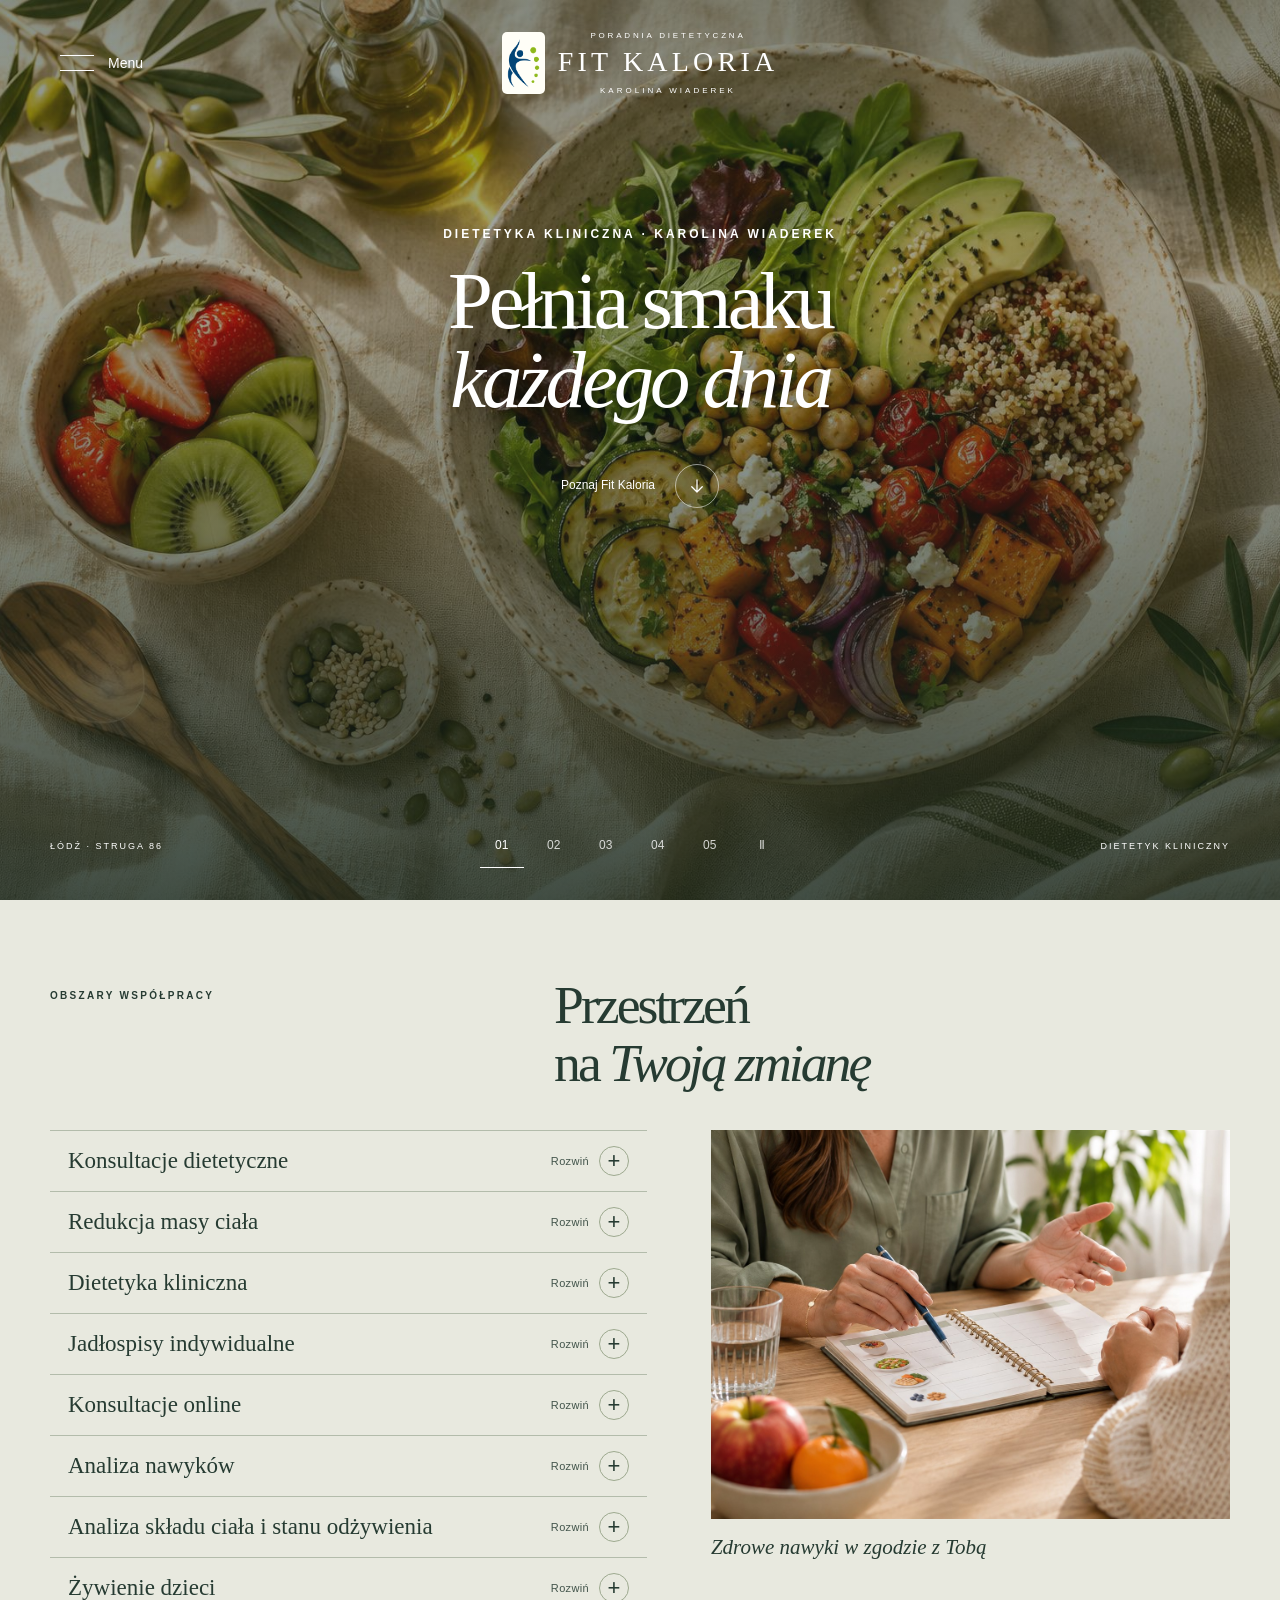
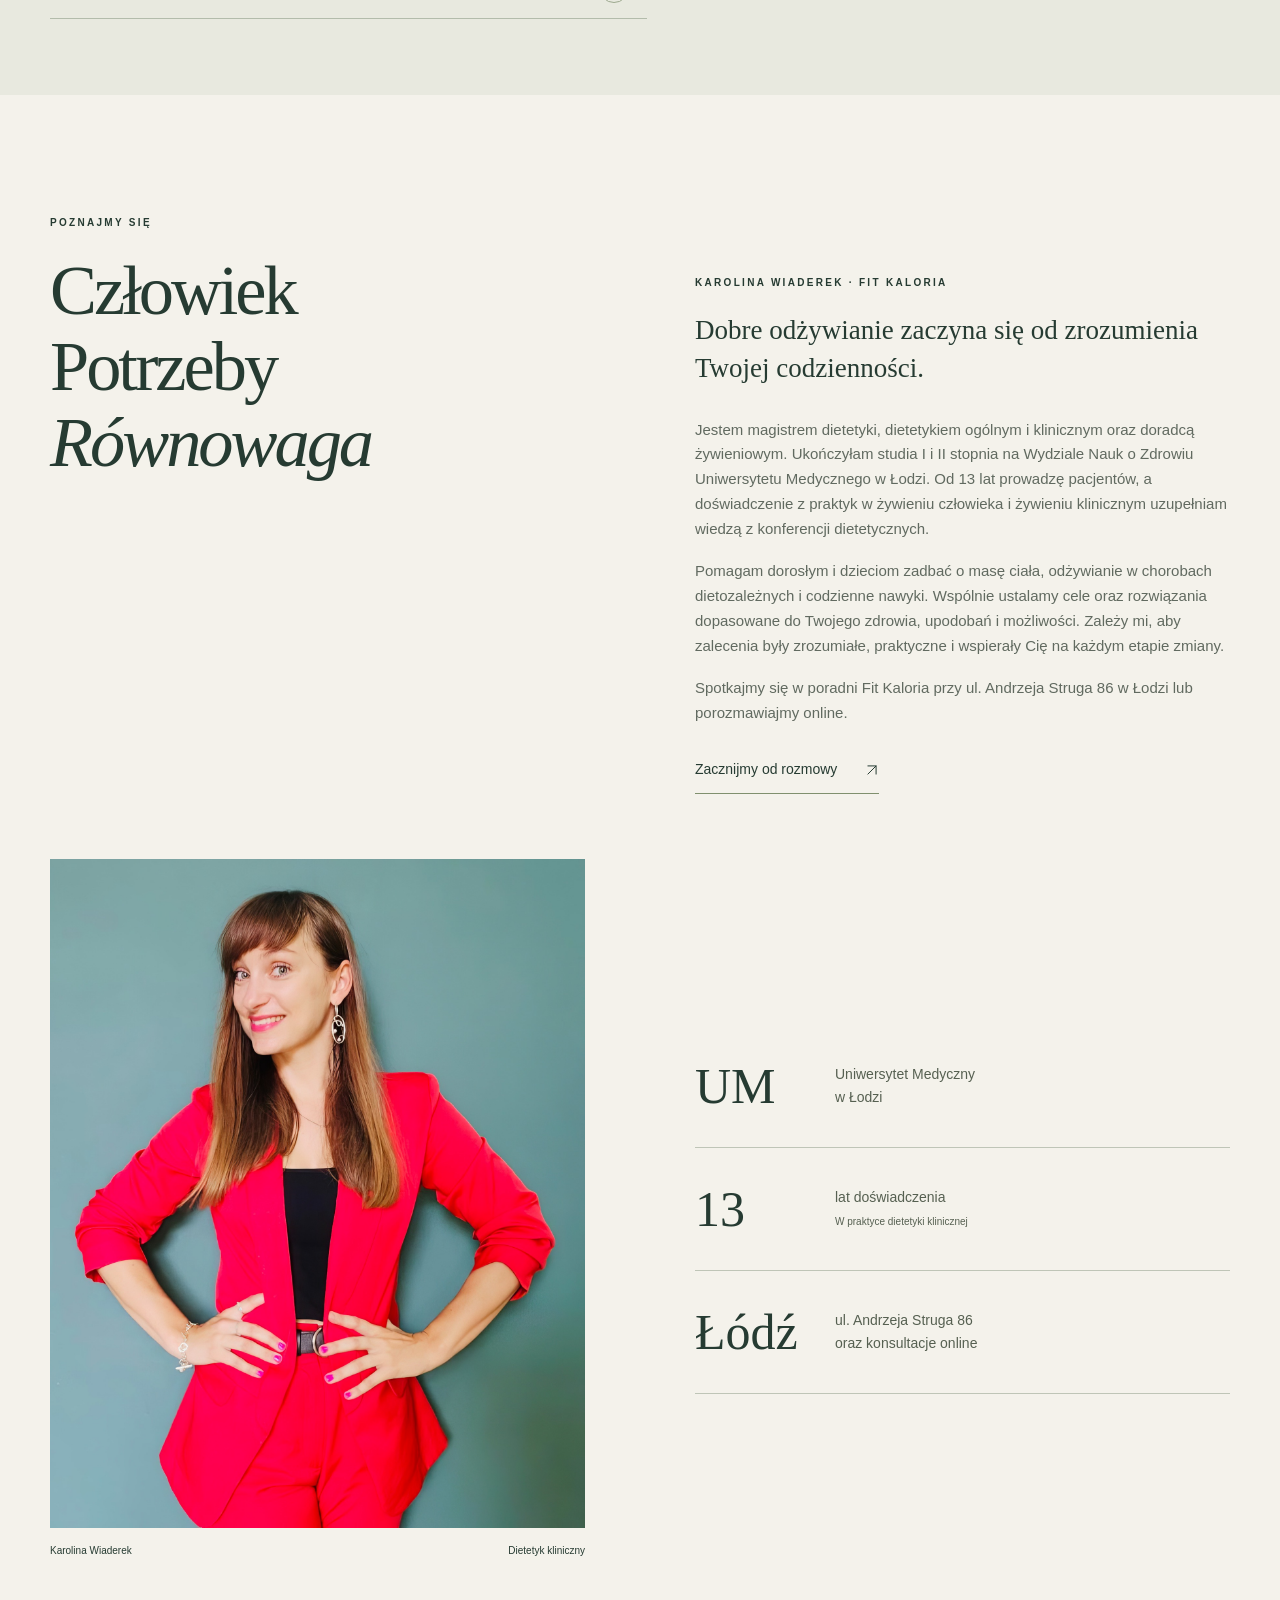
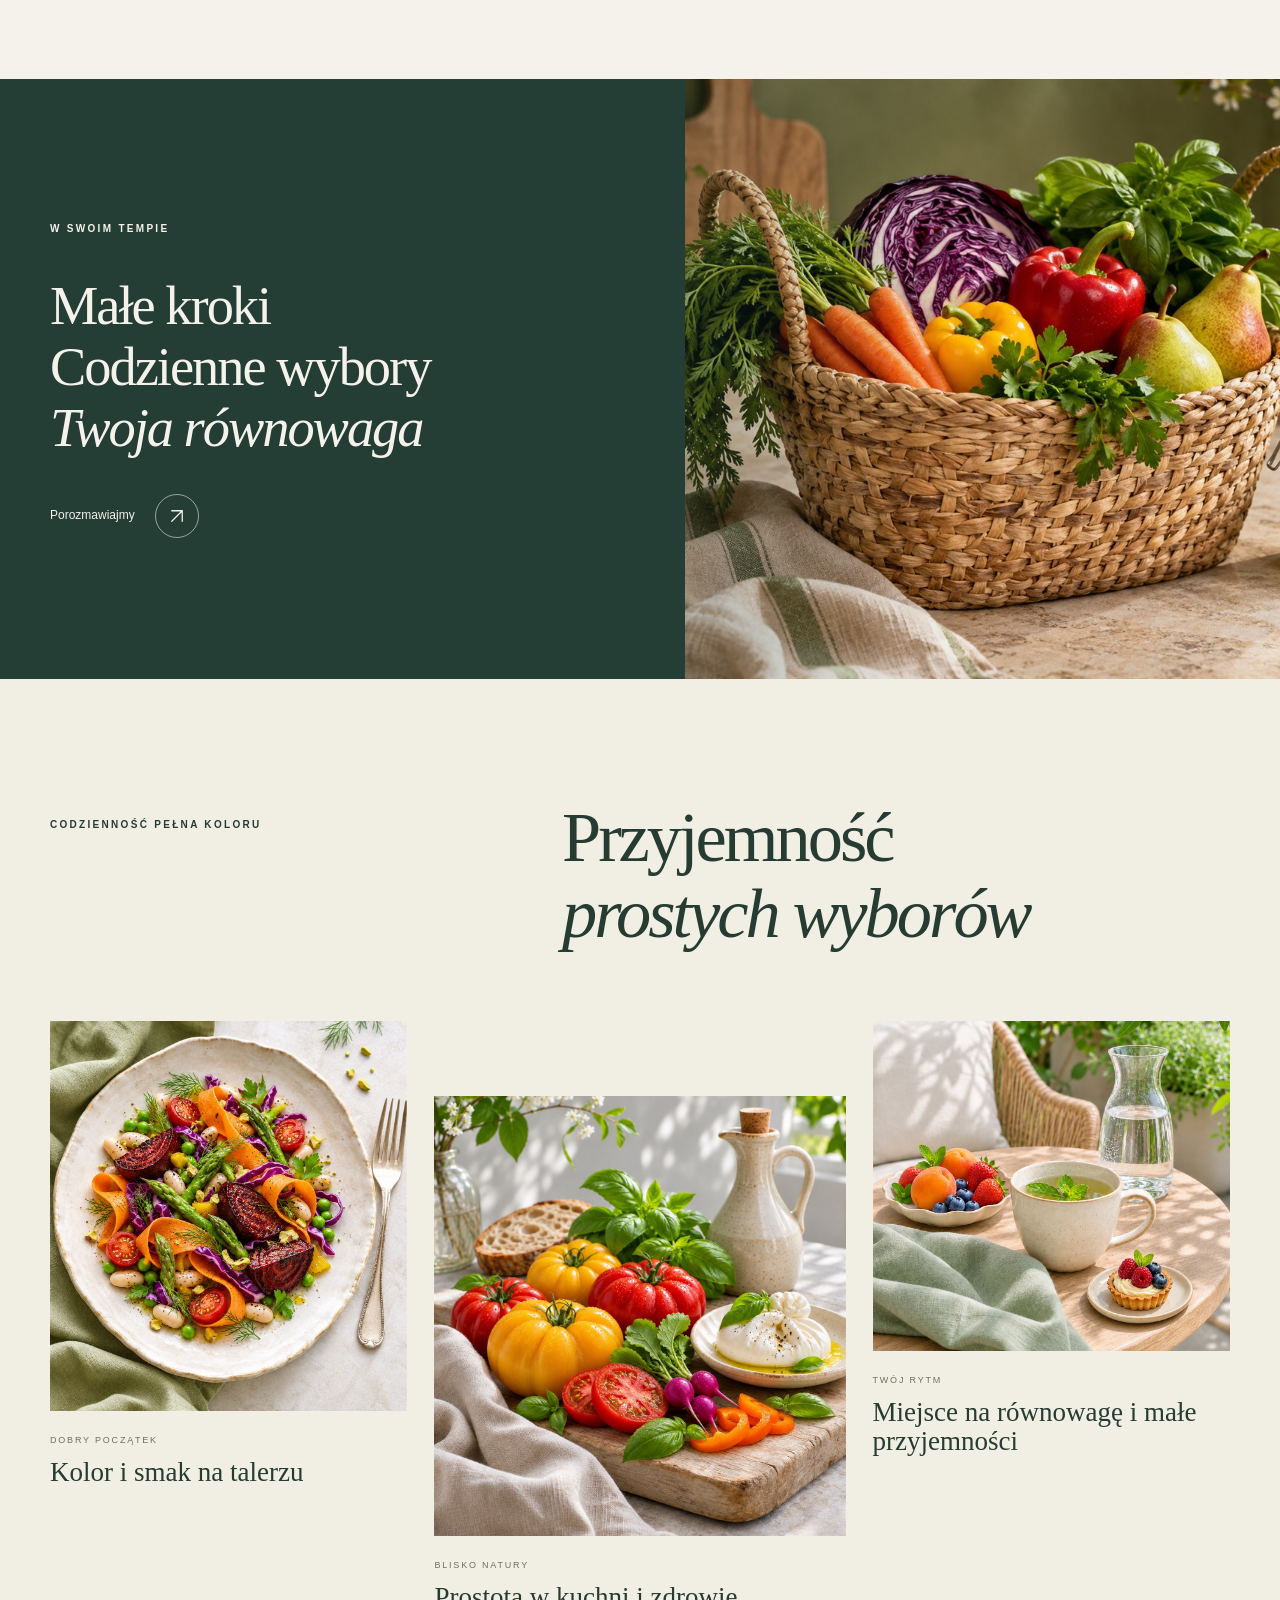
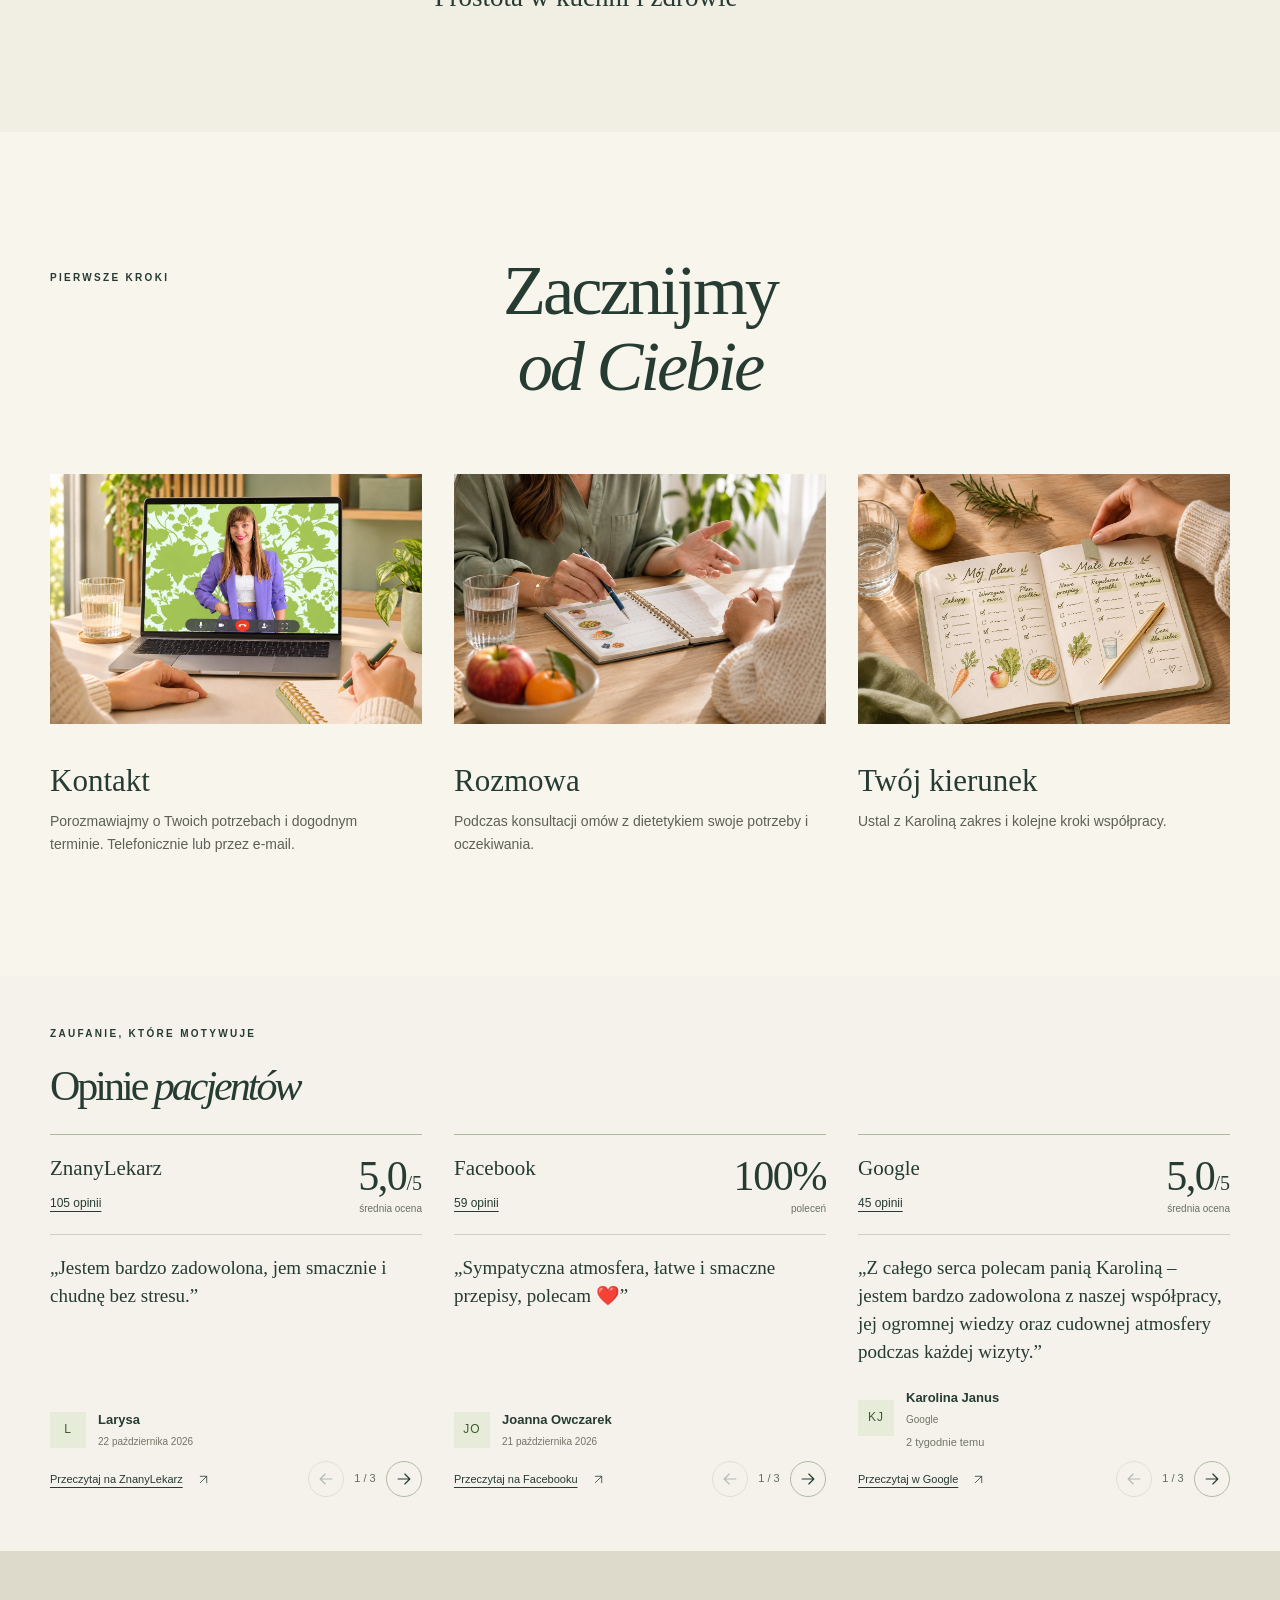
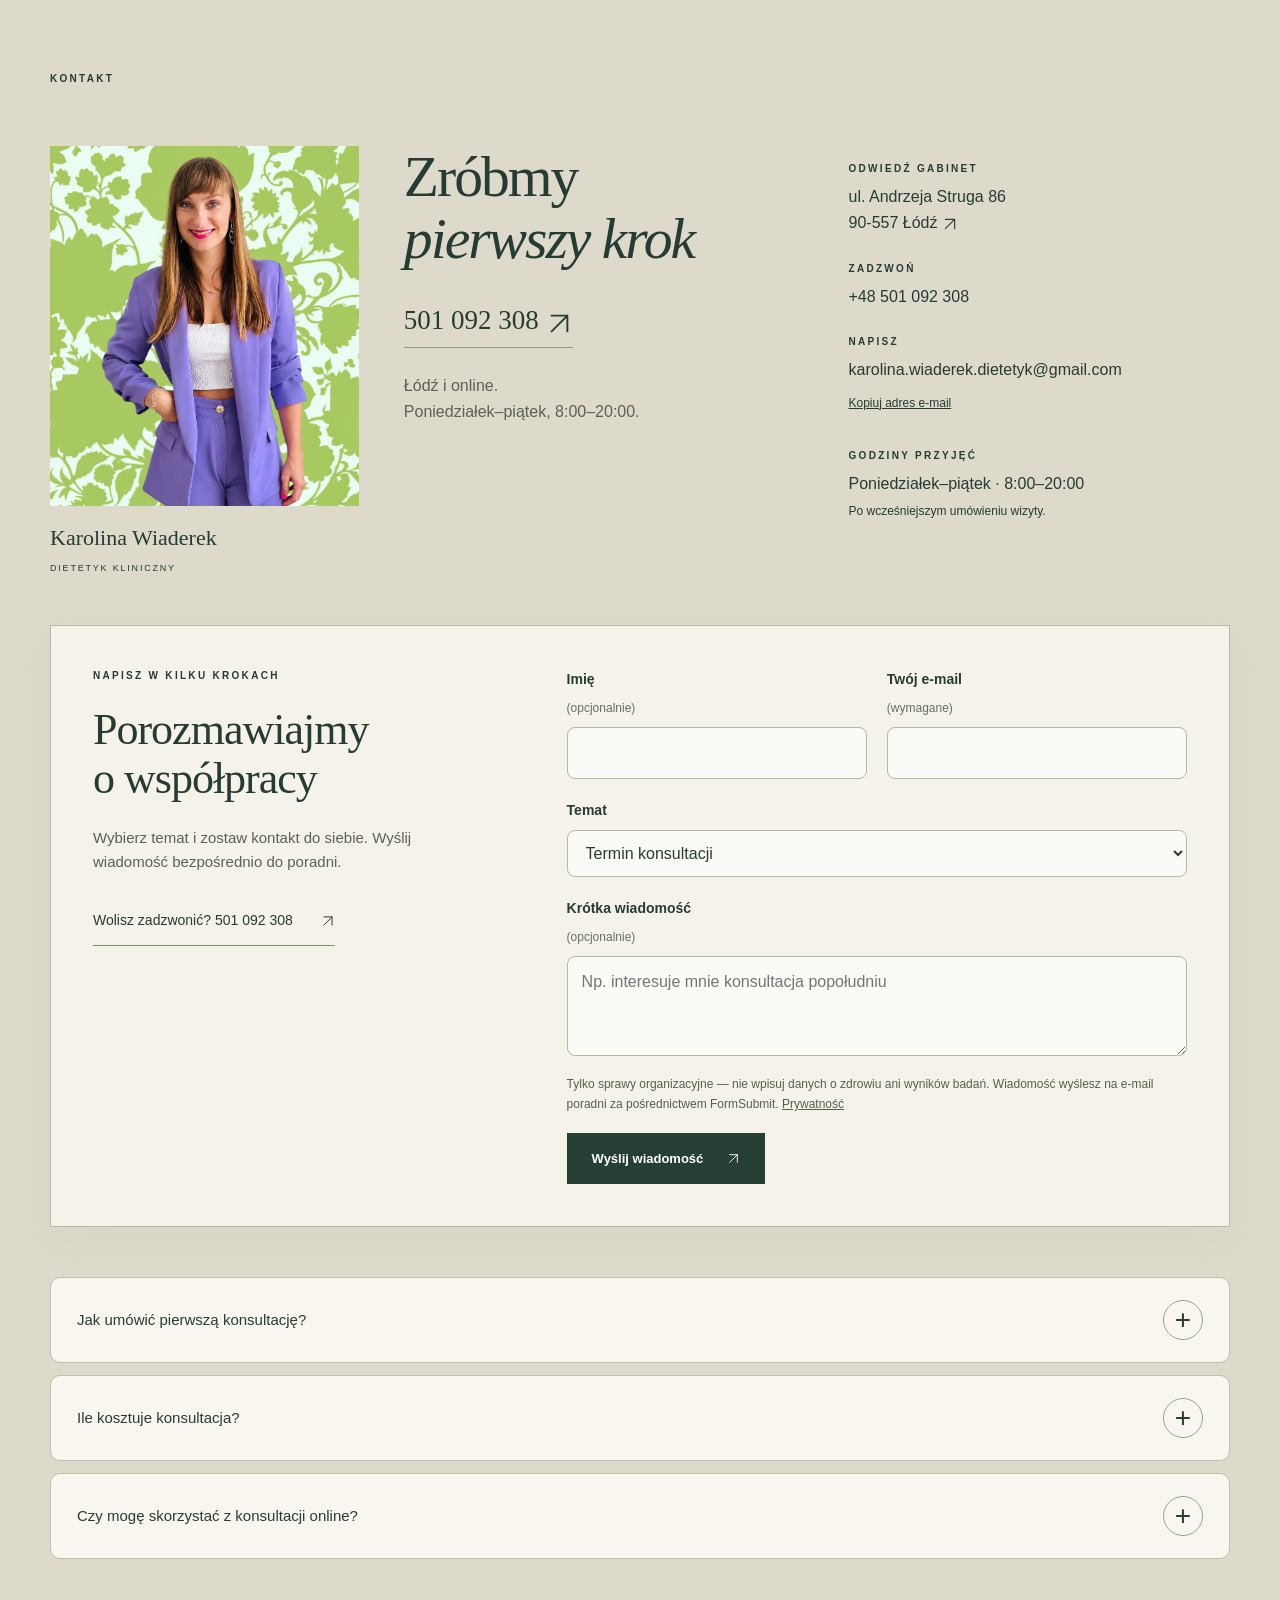
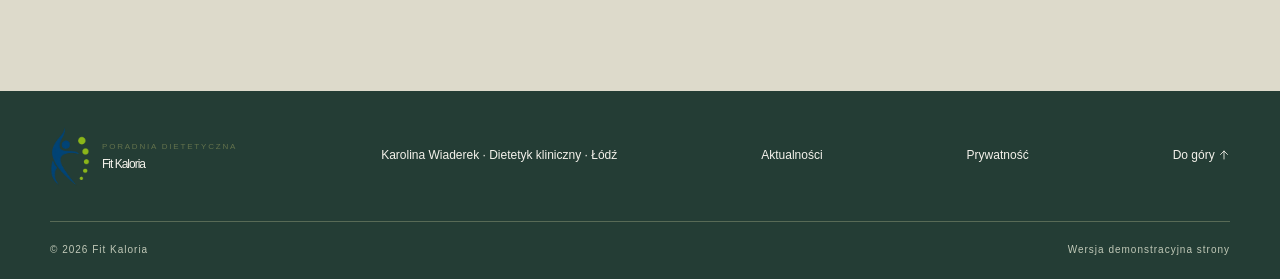
<file: index.html>
<!doctype html><html lang="pl"><head><meta charset="utf-8"><meta name="viewport" content="width=device-width,initial-scale=1"><meta name="theme-color" content="#243d35"><title>Fit Kaloria — Karolina Wiaderek | Dietetyk kliniczny Łódź</title><meta name="description" content="Dietetyk kliniczny w Łodzi — Karolina Wiaderek, 13 lat doświadczenia. Konsultacje dla dorosłych i dzieci, jadłospisy i opieka online. Poznaj Fit Kaloria."><link rel="canonical" href="https://gipsdrill.github.io/fit-kaloria-editorial-premium/"><link rel="icon" href="favicon.ico?v=20" sizes="any"><link rel="icon" type="image/png" sizes="32x32" href="favicon-32.png?v=20"><link rel="icon" type="image/svg+xml" href="favicon.svg?v=20"><link rel="apple-touch-icon" sizes="180x180" href="apple-touch-icon.png?v=20"><link rel="stylesheet" href="style.css?v=52"><script src="app.js?v=51" defer></script><script type="application/ld+json">{"@context":"https://schema.org","@type":"LocalBusiness","name":"Fit Kaloria — Karolina Wiaderek","description":"Poradnia dietetyczna w Łodzi. Karolina Wiaderek, magister dietetyki, dietetyk ogólny i kliniczny. Konsultacje dla dorosłych i dzieci, jadłospisy i edukacja żywieniowa.","url":"https://gipsdrill.github.io/fit-kaloria-editorial-premium/","telephone":"+48 501 092 308","email":"karolina.wiaderek.dietetyk@gmail.com","address":{"@type":"PostalAddress","streetAddress":"ul. Andrzeja Struga 86","postalCode":"90-557","addressLocality":"Łódź","addressCountry":"PL"},"openingHours":["Mo-Fr 08:00-20:00"],"image":"https://gipsdrill.github.io/fit-kaloria-editorial-premium/karolina-purple.jpg","@id":"https://gipsdrill.github.io/fit-kaloria-editorial-premium/#poradnia","hasMap":"https://www.google.com/maps/place/Mgr+dietetyk+Karolina+Wiaderek+Poradnia+%22Fit+Kaloria%22/@51.7617247,19.4341873,17z/data=!3m1!4b1!4m5!3m4!1s0x471a35250b10f0a1:0xd8a62a814ab3b971!8m2!3d51.7617247!4d19.4341873","sameAs":["https://www.google.com/maps/place/Mgr+dietetyk+Karolina+Wiaderek+Poradnia+%22Fit+Kaloria%22/@51.7617247,19.4341873,17z/data=!3m1!4b1!4m5!3m4!1s0x471a35250b10f0a1:0xd8a62a814ab3b971!8m2!3d51.7617247!4d19.4341873","https://www.facebook.com/profile.php?id=100089357919979"],"geo":{"@type":"GeoCoordinates","latitude":51.7617247,"longitude":19.4341873},"areaServed":{"@type":"City","name":"Łódź"},"hasOfferCatalog":{"@type":"OfferCatalog","name":"Oferta Fit Kaloria","itemListElement":[{"@type":"Offer","itemOffered":{"@type":"Service","name":"Konsultacje dietetyczne","url":"https://gipsdrill.github.io/fit-kaloria-editorial-premium/konsultacje-dietetyczne.html"}},{"@type":"Offer","itemOffered":{"@type":"Service","name":"Redukcja masy ciała","url":"https://gipsdrill.github.io/fit-kaloria-editorial-premium/redukcja-masy-ciala.html"}},{"@type":"Offer","itemOffered":{"@type":"Service","name":"Dietetyka kliniczna","url":"https://gipsdrill.github.io/fit-kaloria-editorial-premium/dietetyka-kliniczna.html"}},{"@type":"Offer","itemOffered":{"@type":"Service","name":"Jadłospisy indywidualne","url":"https://gipsdrill.github.io/fit-kaloria-editorial-premium/jadlospisy-indywidualne.html"}},{"@type":"Offer","itemOffered":{"@type":"Service","name":"Konsultacje online","url":"https://gipsdrill.github.io/fit-kaloria-editorial-premium/konsultacje-online.html"}},{"@type":"Offer","itemOffered":{"@type":"Service","name":"Analiza nawyków","url":"https://gipsdrill.github.io/fit-kaloria-editorial-premium/analiza-nawykow.html"}},{"@type":"Offer","itemOffered":{"@type":"Service","name":"Analiza składu ciała i stanu odżywienia","url":"https://gipsdrill.github.io/fit-kaloria-editorial-premium/analiza-skladu-ciala.html"}},{"@type":"Offer","itemOffered":{"@type":"Service","name":"Żywienie dzieci","url":"https://gipsdrill.github.io/fit-kaloria-editorial-premium/zywienie-dzieci.html"}}]}}</script><meta property="og:type" content="website"><meta property="og:locale" content="pl_PL"><meta property="og:site_name" content="Fit Kaloria — Poradnia Dietetyczna"><meta property="og:title" content="Fit Kaloria — Karolina Wiaderek | Dietetyk Łódź"><meta property="og:description" content="Dietetyk kliniczny w Łodzi — Karolina Wiaderek, 13 lat doświadczenia. Konsultacje dla dorosłych i dzieci, jadłospisy i opieka online. Poznaj Fit Kaloria."><meta property="og:url" content="https://gipsdrill.github.io/fit-kaloria-editorial-premium/"><meta property="og:image" content="https://gipsdrill.github.io/fit-kaloria-editorial-premium/fit-kaloria-social-v21.jpg"><meta property="og:image:secure_url" content="https://gipsdrill.github.io/fit-kaloria-editorial-premium/fit-kaloria-social-v21.jpg"><meta property="og:image:type" content="image/jpeg"><meta property="og:image:width" content="1200"><meta property="og:image:height" content="630"><meta property="og:image:alt" content="Fit Kaloria — odżywianie w Twoim rytmie. Kolorowe warzywa przygotowywane w kuchni."><meta name="twitter:card" content="summary_large_image"><meta name="twitter:title" content="Fit Kaloria — Karolina Wiaderek | Dietetyk Łódź"><meta name="twitter:description" content="Odżywianie dopasowane do Ciebie. Konsultacje dietetyczne, indywidualne jadłospisy i wsparcie w zmianie nawyków. Łódź, ul. Struga 86."><meta name="twitter:image" content="https://gipsdrill.github.io/fit-kaloria-editorial-premium/fit-kaloria-social-v21.jpg"><meta name="twitter:image:alt" content="Fit Kaloria — odżywianie w Twoim rytmie. Kolorowe warzywa przygotowywane w kuchni."></head><body class="editorial" id="top"><a href="#main" class="skip-link">Przejdź do treści</a><header class="editorial-header" id="start"><button class="menu-toggle" aria-expanded="false" aria-controls="editorial-menu"><span class="menu-lines" aria-hidden="true"></span><span class="menu-label">Menu</span></button><a class="editorial-logo" href="#top" aria-label="Fit Kaloria — początek strony"><img class="brand-mark" src="logo-fit-kaloria.png" alt="" aria-hidden="true" width="213" height="320"><div><small class="brand-descriptor">PORADNIA DIETETYCZNA</small>FIT KALORIA<span>KAROLINA WIADEREK</span></div></a></header><div class="menu-backdrop" hidden></div><nav id="editorial-menu" class="editorial-menu" aria-label="Nawigacja główna" hidden><img class="brand-mark" src="logo-fit-kaloria.png" alt="" aria-hidden="true" width="213" height="320"><span class="eyebrow">FIT KALORIA · ŁÓDŹ</span><a href="#oferta">Oferta</a><a href="#o-mnie">O mnie</a><a href="#proces">Współpraca</a><a href="#opinie">Opinie</a><a href="aktualnosci.html">Aktualności</a><a href="#kontakt">Kontakt</a><div class="menu-contact"><a href="tel:+48501092308">+48 501 092 308</a><a href="mailto:karolina.wiaderek.dietetyk@gmail.com">karolina.wiaderek.dietetyk@gmail.com</a></div></nav><main id="main"><section class="editorial-hero"><div class="hero-slides"><div class="hero-slide active" data-title="Pełnia smaku" data-accent="każdego dnia" style="--slide-background:url('food.jpg')" aria-hidden="false"><div class="hero-photo-window"><img src="food.jpg" width="1536" height="1024" alt="Kolorowy posiłek ze świeżych produktów" fetchpriority="high"></div></div><div class="hero-slide" data-title="Proste składniki" data-accent="dobre nawyki" style="--slide-background:url('preparation-young.jpg')" aria-hidden="true"><div class="hero-photo-window"><img src="preparation-young.jpg" width="1536" height="1024" alt="Przygotowywanie warzyw w kuchni" decoding="async" fetchpriority="low"></div></div><div class="hero-slide portrait-slide" data-title="Twoje potrzeby" data-accent="w centrum uwagi" style="--slide-background:url('karolina-purple.jpg')" aria-hidden="true"><div class="hero-photo-window"><img src="karolina-purple.jpg" width="2048" height="2048" alt="Karolina Wiaderek w fioletowym garniturze" decoding="async" fetchpriority="low"></div></div><div class="hero-slide" data-title="Dobry plan" data-accent="w Twoim rytmie" style="--slide-background:url('desk.jpg')" aria-hidden="true"><div class="hero-photo-window"><img src="desk.jpg" width="1536" height="1024" alt="Notatnik i posiłek na jasnym stole" decoding="async" fetchpriority="low"></div></div><div class="hero-slide portrait-slide" data-title="Zacznijmy" data-accent="od rozmowy" style="--slide-background:url('karolina-red.jpg')" aria-hidden="true"><div class="hero-photo-window"><img src="karolina-red.jpg" width="2048" height="2048" alt="Karolina Wiaderek w czerwonej marynarce" decoding="async" fetchpriority="low"></div></div></div><div class="editorial-hero-content"><span class="eyebrow">DIETETYKA KLINICZNA · KAROLINA WIADEREK</span><h1 class="slide-heading"><span data-slide-title>Pełnia smaku</span><em data-slide-accent>każdego dnia</em></h1><a class="round-link" href="#oferta">Poznaj Fit Kaloria <span class="link-arrow"><svg class="ui-arrow" viewBox="0 0 24 24" width="24" height="24" aria-hidden="true" focusable="false"><path d="M12 4v16m-7-7 7 7 7-7"/></svg></span></a></div><div class="hero-bottom"><span>ŁÓDŹ · STRUGA 86</span><div class="slide-controls" role="group" aria-label="Wybierz zdjęcie w pokazie"><button data-slide="0" aria-label="Pokaż zdjęcie żywności" aria-pressed="true">01</button><button data-slide="1" aria-label="Pokaż zdjęcie przygotowywania posiłku" aria-pressed="false">02</button><button data-slide="2" aria-label="Pokaż zdjęcie Karoliny w fioletowym garniturze" aria-pressed="false">03</button><button data-slide="3" aria-label="Pokaż zdjęcie stołu z sałatką i notesem" aria-pressed="false">04</button><button data-slide="4" aria-label="Pokaż zdjęcie Karoliny w czerwonej marynarce" aria-pressed="false">05</button><button class="pause-slides" aria-label="Zatrzymaj pokaz zdjęć">Ⅱ</button></div><span>DIETETYK KLINICZNY</span></div></section><section id="oferta" class="editorial-offer section"><div class="container"><div class="section-heading reveal"><span class="eyebrow">OBSZARY WSPÓŁPRACY</span><h2>Przestrzeń<br>na <em>Twoją zmianę</em></h2></div><div class="offer-layout"><div class="service-list"><details name="fit-kaloria-services" class="service-row reveal" data-service="0"><summary><h3>Konsultacje dietetyczne</h3><span class="row-action" aria-hidden="true"><span class="row-hint"><span class="row-hint-open">Rozwiń</span><span class="row-hint-close">Zwiń</span></span><span class="row-plus" aria-hidden="true">+</span></span></summary><div class="row-body"><p>Pierwsza wizyta i konsultacje kontrolne dla dorosłych i dzieci. Ocena odżywienia i analiza składu ciała w gabinecie w Łodzi.</p><a href="konsultacje-dietetyczne.html">Poznaj szczegóły usługi <span class="link-arrow" aria-hidden="true"><svg class="ui-arrow" viewBox="0 0 24 24" width="24" height="24" aria-hidden="true" focusable="false"><path d="M5 19 19 5M5 5h14v14"/></svg></span></a><img class="service-mobile-photo" src="consultation-premium.jpg" alt="Ilustracja konsultacji dietetycznej i wspólnego omawiania nawyków" width="1400" height="933" loading="lazy" data-portrait="false"></div></details><details name="fit-kaloria-services" class="service-row reveal" data-service="1" ><summary><h3>Redukcja masy ciała</h3><span class="row-action" aria-hidden="true"><span class="row-hint"><span class="row-hint-open">Rozwiń</span><span class="row-hint-close">Zwiń</span></span><span class="row-plus" aria-hidden="true">+</span></span></summary><div class="row-body"><p>Wsparcie przy nadwadze i otyłości. Indywidualny plan, praca nad nawykami i utrzymaniem efektów.</p><a href="redukcja-masy-ciala.html">Poznaj szczegóły usługi <span class="link-arrow" aria-hidden="true"><svg class="ui-arrow" viewBox="0 0 24 24" width="24" height="24" aria-hidden="true" focusable="false"><path d="M5 19 19 5M5 5h14v14"/></svg></span></a><img class="service-mobile-photo" src="weight.jpg" alt="Jabłko, miarka i waga — ilustracja redukcji masy ciała" width="1200" height="800" loading="lazy" data-portrait="false"></div></details><details name="fit-kaloria-services" class="service-row reveal" data-service="2" ><summary><h3>Dietetyka kliniczna</h3><span class="row-action" aria-hidden="true"><span class="row-hint"><span class="row-hint-open">Rozwiń</span><span class="row-hint-close">Zwiń</span></span><span class="row-plus" aria-hidden="true">+</span></span></summary><div class="row-body"><p>Żywienie w chorobach dietozależnych — m.in. cukrzycy, insulinooporności i chorobach tarczycy.</p><a href="dietetyka-kliniczna.html">Poznaj szczegóły usługi <span class="link-arrow" aria-hidden="true"><svg class="ui-arrow" viewBox="0 0 24 24" width="24" height="24" aria-hidden="true" focusable="false"><path d="M5 19 19 5M5 5h14v14"/></svg></span></a><img class="service-mobile-photo" src="clinical-premium.jpg" alt="Ilustracja analizy żywieniowej z wykresami i świeżymi produktami" width="1400" height="933" loading="lazy" data-portrait="false"></div></details><details name="fit-kaloria-services" class="service-row reveal" data-service="3" ><summary><h3>Jadłospisy indywidualne</h3><span class="row-action" aria-hidden="true"><span class="row-hint"><span class="row-hint-open">Rozwiń</span><span class="row-hint-close">Zwiń</span></span><span class="row-plus" aria-hidden="true">+</span></span></summary><div class="row-body"><p>Jadłospisy dla dorosłych i dzieci, dopasowane do zdrowia, ulubionych smaków i celu współpracy.</p><a href="jadlospisy-indywidualne.html">Poznaj szczegóły usługi <span class="link-arrow" aria-hidden="true"><svg class="ui-arrow" viewBox="0 0 24 24" width="24" height="24" aria-hidden="true" focusable="false"><path d="M5 19 19 5M5 5h14v14"/></svg></span></a><img class="service-mobile-photo" src="mealplan.jpg" alt="Przykładowe kompozycje posiłków w szklanych pojemnikach" width="1200" height="800" loading="lazy" data-portrait="false"></div></details><details name="fit-kaloria-services" class="service-row reveal" data-service="4" ><summary><h3>Konsultacje online</h3><span class="row-action" aria-hidden="true"><span class="row-hint"><span class="row-hint-open">Rozwiń</span><span class="row-hint-close">Zwiń</span></span><span class="row-plus" aria-hidden="true">+</span></span></summary><div class="row-body"><p>Indywidualne wsparcie dietetyka online oraz warsztaty żywieniowe dla grup. Wspólnie dobierzemy temat i formę współpracy.</p><a href="konsultacje-online.html">Poznaj szczegóły usługi <span class="link-arrow" aria-hidden="true"><svg class="ui-arrow" viewBox="0 0 24 24" width="24" height="24" aria-hidden="true" focusable="false"><path d="M5 19 19 5M5 5h14v14"/></svg></span></a><img class="service-mobile-photo" src="online-purple.jpg" alt="Ilustracja konsultacji online z portretem Karoliny w fioletowym garniturze" width="1200" height="800" loading="lazy" data-portrait="false"></div></details><details name="fit-kaloria-services" class="service-row reveal" data-service="5" ><summary><h3>Analiza nawyków</h3><span class="row-action" aria-hidden="true"><span class="row-hint"><span class="row-hint-open">Rozwiń</span><span class="row-hint-close">Zwiń</span></span><span class="row-plus" aria-hidden="true">+</span></span></summary><div class="row-body"><p>Praktyczna edukacja żywieniowa i stopniowa zmiana przyzwyczajeń. Wsparcie dla Ciebie i Twojej rodziny.</p><a href="analiza-nawykow.html">Poznaj szczegóły usługi <span class="link-arrow" aria-hidden="true"><svg class="ui-arrow" viewBox="0 0 24 24" width="24" height="24" aria-hidden="true" focusable="false"><path d="M5 19 19 5M5 5h14v14"/></svg></span></a><img class="service-mobile-photo" src="habits-tracker.jpg" alt="Dzienniczek obserwacji nawyków: woda, posiłki i warzywa" width="1200" height="800" loading="lazy" data-portrait="false"></div></details><details name="fit-kaloria-services" class="service-row reveal" data-service="6"><summary><h3>Analiza składu ciała i stanu odżywienia</h3><span class="row-action" aria-hidden="true"><span class="row-hint"><span class="row-hint-open">Rozwiń</span><span class="row-hint-close">Zwiń</span></span><span class="row-plus" aria-hidden="true">+</span></span></summary><div class="row-body"><p>Poznaj skład swojego ciała i potrzeby żywieniowe. Wyniki pomiaru omawiamy w kontekście zdrowia, sposobu odżywiania i Twoich celów.</p><a href="analiza-skladu-ciala.html">Poznaj szczegóły usługi <span class="link-arrow" aria-hidden="true"><svg class="ui-arrow" viewBox="0 0 24 24" width="24" height="24" aria-hidden="true" focusable="false"><path d="M5 19 19 5M5 5h14v14"/></svg></span></a><img class="service-mobile-photo" src="body-analysis.jpg" alt="Pomiar na analizatorze składu ciała i omówienie wyników z dietetykiem — fotografia ilustracyjna" width="1536" height="1024" loading="lazy" decoding="async" data-portrait="false"></div></details><details name="fit-kaloria-services" class="service-row reveal" data-service="7"><summary><h3>Żywienie dzieci</h3><span class="row-action" aria-hidden="true"><span class="row-hint"><span class="row-hint-open">Rozwiń</span><span class="row-hint-close">Zwiń</span></span><span class="row-plus" aria-hidden="true">+</span></span></summary><div class="row-body"><p>Wsparcie dla dziecka i rodziców: różnorodne posiłki, dobre nawyki i zalecenia dopasowane do wieku, potrzeb oraz codzienności rodziny.</p><a href="zywienie-dzieci.html">Poznaj szczegóły usługi <span class="link-arrow" aria-hidden="true"><svg class="ui-arrow" viewBox="0 0 24 24" width="24" height="24" aria-hidden="true" focusable="false"><path d="M5 19 19 5M5 5h14v14"/></svg></span></a><img class="service-mobile-photo" src="child-nutrition.jpg" alt="Dziecko z rodzicem poznaje różnorodne produkty podczas edukacji żywieniowej — fotografia ilustracyjna" width="1536" height="1024" loading="lazy" decoding="async" data-portrait="false"></div></details></div><div class="offer-image reveal"><img id="service-preview" src="consultation-premium.jpg" width="1400" height="933" loading="lazy" alt="Ilustracja konsultacji dietetycznej i wspólnego omawiania nawyków" data-portrait="false"><span>Zdrowe nawyki w zgodzie z Tobą</span></div></div></div></section><section id="o-mnie" class="editorial-intro section"><div class="container"><div class="editorial-title reveal"><span class="eyebrow">POZNAJMY SIĘ</span><h2>Człowiek<br>Potrzeby<br><em>Równowaga</em></h2></div><div class="intro-copy reveal"><span class="eyebrow">KAROLINA WIADEREK · FIT KALORIA</span><p class="lead">Dobre odżywianie zaczyna się od zrozumienia Twojej codzienności.</p><p>Jestem magistrem dietetyki, dietetykiem ogólnym i klinicznym oraz doradcą żywieniowym. Ukończyłam studia I i II stopnia na Wydziale Nauk o Zdrowiu Uniwersytetu Medycznego w Łodzi. Od 13 lat prowadzę pacjentów, a doświadczenie z praktyk w żywieniu człowieka i żywieniu klinicznym uzupełniam wiedzą z konferencji dietetycznych.</p><p>Pomagam dorosłym i dzieciom zadbać o masę ciała, odżywianie w chorobach dietozależnych i codzienne nawyki. Wspólnie ustalamy cele oraz rozwiązania dopasowane do Twojego zdrowia, upodobań i możliwości. Zależy mi, aby zalecenia były zrozumiałe, praktyczne i wspierały Cię na każdym etapie zmiany.</p><p>Spotkajmy się w poradni Fit Kaloria przy ul. Andrzeja Struga 86 w Łodzi lub porozmawiajmy online.</p><a class="text-link" href="#kontakt">Zacznijmy od rozmowy <span class="link-arrow"><svg class="ui-arrow" viewBox="0 0 24 24" width="24" height="24" aria-hidden="true" focusable="false"><path d="M5 19 19 5M5 5h14v14"/></svg></span></a></div><div class="editorial-portrait reveal"><img src="karolina-red.jpg" width="2048" height="2048" loading="lazy" alt="Portret Karoliny Wiaderek w czerwonej marynarce"><div class="portrait-caption"><span>Karolina Wiaderek</span><span>Dietetyk kliniczny</span></div></div><div class="credentials reveal"><div><strong>UM</strong><p>Uniwersytet Medyczny<br>w Łodzi</p></div><div><strong>13</strong><p>lat doświadczenia<small>W praktyce dietetyki klinicznej</small></p></div><div><strong>Łódź</strong><p>ul. Andrzeja Struga 86<br>oraz konsultacje online</p></div></div></div></section><section class="statement section"><div class="container reveal"><span class="eyebrow">W SWOIM TEMPIE</span><p>Małe kroki<br>Codzienne wybory<br><em>Twoja równowaga</em></p><a class="round-link" href="#kontakt">Porozmawiajmy <span class="link-arrow"><svg class="ui-arrow" viewBox="0 0 24 24" width="24" height="24" aria-hidden="true" focusable="false"><path d="M5 19 19 5M5 5h14v14"/></svg></span></a></div><figure class="statement-photo"><img src="market.jpg" width="1200" height="800" loading="lazy" alt="Koszyk świeżych warzyw, gruszek i ziół"></figure></section><section class="visual-journal section" aria-labelledby="daily-title"><div class="container"><div class="section-heading reveal"><span class="eyebrow">CODZIENNOŚĆ PEŁNA KOLORU</span><h2 id="daily-title">Przyjemność<br><em>prostych wyborów</em></h2></div><div class="journal-grid"><figure class="journal-card breakfast-card reveal"><div class="journal-photo"><img src="gallery-plate-color.jpg" width="1120" height="1400" loading="lazy" alt="Kolorowy talerz z burakiem, pomidorami, fioletową kapustą, marchewką i zielonym groszkiem"></div><figcaption><span>DOBRY POCZĄTEK</span><h3>Kolor i smak na talerzu</h3></figcaption></figure><figure class="journal-card preparation-card reveal"><div class="journal-photo"><img src="gallery-kitchen-color.jpg" width="1120" height="1400" loading="lazy" alt="Czerwone i żółte pomidory, fioletowe rzodkiewki, papryka, bazylia i burrata"></div><figcaption><span>BLISKO NATURY</span><h3>Prostota w kuchni i zdrowie</h3></figcaption></figure><figure class="journal-card desk-card reveal"><div class="journal-photo"><img src="gallery-balance-dessert-v1.jpg" width="1122" height="1402" loading="lazy" alt="Słoneczny taras z naparem miętowym, świeżymi owocami i tartaletką z kremem, malinami i borówkami"></div><figcaption><span>TWÓJ RYTM</span><h3>Miejsce na równowagę i małe przyjemności</h3></figcaption></figure></div></div></section><section id="proces" class="editorial-process section"><div class="container"><div class="section-heading reveal"><span class="eyebrow">PIERWSZE KROKI</span><h2>Zacznijmy<br><em>od Ciebie</em></h2></div><div class="process-grid"><article class="reveal"><div class="process-photo"><img src="online-purple.jpg" width="1200" height="800" loading="lazy" alt="Ilustracja kontaktu online z Karoliną Wiaderek"></div><h3>Kontakt</h3><p>Porozmawiajmy o Twoich potrzebach i dogodnym terminie. Telefonicznie lub przez e-mail.</p></article><article class="reveal"><div class="process-photo"><img src="consultation-premium.jpg" width="1200" height="800" loading="lazy" alt="Rozmowa o codziennym odżywianiu przy wspólnym stole — fotografia ilustracyjna"></div><h3>Rozmowa</h3><p>Podczas konsultacji omów z dietetykiem swoje potrzeby i oczekiwania.</p></article><article class="reveal"><div class="process-photo"><img src="process-direction-filled.jpg" width="1400" height="933" loading="lazy" alt="Planer z notatkami o posiłkach, zaznaczeniami i rysunkami produktów"></div><h3>Twój kierunek</h3><p>Ustal z Karoliną zakres i kolejne kroki współpracy.</p></article></div></div></section><section id="opinie" class="opinions section review-overview" aria-labelledby="opinions-title"><div class="container"><div class="review-overview-heading"><span class="eyebrow">ZAUFANIE, KTÓRE MOTYWUJE</span><h2 id="opinions-title">Opinie <em>pacjentów</em></h2></div><div class="review-sources"><article class="review-source-column" data-review-source="znanylekarz" aria-labelledby="source-znanylekarz"><header class="review-source-summary"><div><h3 id="source-znanylekarz">ZnanyLekarz</h3><a href="https://www.znanylekarz.pl/profil/karolina-wiaderek#profile-reviews" target="_blank" rel="noopener noreferrer" aria-label="105 opinii — zobacz wszystkie opinie: ZnanyLekarz">105 opinii</a></div><div class="review-source-score"><strong>5,0<span>/5</span></strong><small>średnia ocena</small></div></header><div class="review-source-slides" id="reviews-znanylekarz"><figure data-review-slide data-active="true" aria-hidden="false" class="review-card"><div class="doctor-review-label">OPINIA ZE ZNANYLEKARZ</div><blockquote cite="https://www.znanylekarz.pl/profil/karolina-wiaderek#o-6643007"><p>„Jestem bardzo zadowolona, jem smacznie i chudnę bez stresu.”</p></blockquote><figcaption><span class="review-initials tone-0" aria-hidden="true">L</span><div><span class="review-name">Larysa</span><time datetime="2026-10-22">22 października 2026</time></div></figcaption><a class="review-source" href="https://www.znanylekarz.pl/profil/karolina-wiaderek#o-6643007" target="_blank" rel="noopener noreferrer">Przeczytaj na ZnanyLekarz <span class="link-arrow" aria-hidden="true"><svg class="ui-arrow" viewBox="0 0 24 24" width="24" height="24" aria-hidden="true" focusable="false"><path d="M5 19 19 5M5 5h14v14"/></svg></span></a></figure><figure data-review-slide data-active="false" aria-hidden="true" inert class="review-card"><div class="doctor-review-label">OPINIA ZE ZNANYLEKARZ</div><blockquote cite="https://www.znanylekarz.pl/profil/karolina-wiaderek#o-6369287"><p>„Bardzo cenię sobie opiekę Pani Karoliny…”</p></blockquote><figcaption><span class="review-initials tone-1" aria-hidden="true">S</span><div><span class="review-name">Sylwia</span><time datetime="2026-06-23">23 czerwca 2026</time></div></figcaption><a class="review-source" href="https://www.znanylekarz.pl/profil/karolina-wiaderek#o-6369287" target="_blank" rel="noopener noreferrer">Przeczytaj na ZnanyLekarz <span class="link-arrow" aria-hidden="true"><svg class="ui-arrow" viewBox="0 0 24 24" width="24" height="24" aria-hidden="true" focusable="false"><path d="M5 19 19 5M5 5h14v14"/></svg></span></a></figure><figure data-review-slide data-active="false" aria-hidden="true" inert class="review-card"><div class="doctor-review-label">OPINIA ZE ZNANYLEKARZ</div><blockquote cite="https://www.znanylekarz.pl/profil/karolina-wiaderek#o-6257417"><p>„Jestem absolutnie zachwycony przyjazną, atmosferą, super podejściem, zaangażowaniem…”</p></blockquote><figcaption><span class="review-initials tone-2" aria-hidden="true">MZ</span><div><span class="review-name">MZ</span><time datetime="2026-04-23">23 kwietnia 2026</time></div></figcaption><a class="review-source" href="https://www.znanylekarz.pl/profil/karolina-wiaderek#o-6257417" target="_blank" rel="noopener noreferrer">Przeczytaj na ZnanyLekarz <span class="link-arrow" aria-hidden="true"><svg class="ui-arrow" viewBox="0 0 24 24" width="24" height="24" aria-hidden="true" focusable="false"><path d="M5 19 19 5M5 5h14v14"/></svg></span></a></figure></div><div class="review-controls" role="group" aria-label="Przeglądaj opinie: ZnanyLekarz"><button type="button" data-review-previous aria-label="Poprzednia opinia — ZnanyLekarz" aria-controls="reviews-znanylekarz" disabled><svg viewBox="0 0 24 24" width="20" height="20" aria-hidden="true" focusable="false"><path d="M19 12H5m6 6-6-6 6-6"/></svg></button><span data-review-position role="status" aria-live="polite" aria-atomic="true">1 / 3</span><button type="button" data-review-next aria-label="Następna opinia — ZnanyLekarz" aria-controls="reviews-znanylekarz"><svg viewBox="0 0 24 24" width="20" height="20" aria-hidden="true" focusable="false"><path d="M5 12h14m-6-6 6 6-6 6"/></svg></button></div></article><article class="review-source-column" data-review-source="facebook" aria-labelledby="source-facebook"><header class="review-source-summary"><div><h3 id="source-facebook">Facebook</h3><a href="https://www.facebook.com/profile.php?id=100089357919979&amp;sk=reviews" target="_blank" rel="noopener noreferrer" aria-label="59 opinii — zobacz wszystkie opinie: Facebook">59 opinii</a></div><div class="review-source-score"><strong>100%</strong><small>poleceń</small></div></header><div class="review-source-slides" id="reviews-facebook"><figure data-review-slide data-active="true" aria-hidden="false" class="review-card"><div class="review-recommends"><span aria-hidden="true">✓</span> Poleca Fit Kaloria</div><blockquote cite="https://www.facebook.com/joanna.owczarek.14/posts/pfbid02WuuSQ4c2e4C1T7g9t3X2cMjEcWPpSVGaVyHeqSx7U6V78qfizSyQPWGCchpttrAsl"><p>„Sympatyczna atmosfera, łatwe i smaczne przepisy, polecam ❤️”</p></blockquote><figcaption><span class="review-initials" aria-hidden="true">JO</span><div><span class="review-name">Joanna Owczarek</span><time datetime="2026-10-21">21 października 2026</time></div></figcaption><a class="review-source" href="https://www.facebook.com/joanna.owczarek.14/posts/pfbid02WuuSQ4c2e4C1T7g9t3X2cMjEcWPpSVGaVyHeqSx7U6V78qfizSyQPWGCchpttrAsl" target="_blank" rel="noopener noreferrer" aria-label="Przeczytaj pełną opinię Joanna Owczarek na Facebooku">Przeczytaj na Facebooku <span class="link-arrow" aria-hidden="true"><svg class="ui-arrow" viewBox="0 0 24 24" width="24" height="24" aria-hidden="true" focusable="false"><path d="M5 19 19 5M5 5h14v14"/></svg></span></a></figure><figure data-review-slide data-active="false" aria-hidden="true" inert class="review-card"><div class="review-recommends"><span aria-hidden="true">✓</span> Poleca Fit Kaloria</div><blockquote cite="https://www.facebook.com/ola.boruszewska.9/posts/pfbid02fcZiLbEadskgMvyeNUvij6CbBAMWwHtJXq2Giww8P4EMPZJq7A9AGcSLjbbgANdMl"><p>„Polecam z całego serca Panią Dietetyk. Profesjonalne podejście do pacjenta, pełen profesjonalizm i przede wszystkim troska 😍”</p></blockquote><figcaption><span class="review-initials" aria-hidden="true">OJ</span><div><span class="review-name">Ola Jabłońska</span><time datetime="2026-10-03">3 października 2026</time></div></figcaption><a class="review-source" href="https://www.facebook.com/ola.boruszewska.9/posts/pfbid02fcZiLbEadskgMvyeNUvij6CbBAMWwHtJXq2Giww8P4EMPZJq7A9AGcSLjbbgANdMl" target="_blank" rel="noopener noreferrer" aria-label="Przeczytaj pełną opinię Ola Jabłońska na Facebooku">Przeczytaj na Facebooku <span class="link-arrow" aria-hidden="true"><svg class="ui-arrow" viewBox="0 0 24 24" width="24" height="24" aria-hidden="true" focusable="false"><path d="M5 19 19 5M5 5h14v14"/></svg></span></a></figure><figure data-review-slide data-active="false" aria-hidden="true" inert class="review-card"><div class="review-recommends"><span aria-hidden="true">✓</span> Poleca Fit Kaloria</div><blockquote cite="https://www.facebook.com/permalink.php?story_fbid=pfbid027wYNBWqaXnH6uTH15udUowrWkuy9GqmeiU2VArmY7yCeMm7dGDjGRLqKdkiLvN6Pl&amp;id=100013738157498"><p>„Bardzo polecam Panią Karolinę. Posiłki są naprawdę smaczne, a Pani Karolina jest bardzo miłą i cierpliwą osobą. Jestem bardzo zadowolona ze współpracy.”</p></blockquote><figcaption><span class="review-initials" aria-hidden="true">MS</span><div><span class="review-name">Marta Stępień</span><time datetime="2026-08-09">9 sierpnia 2026</time></div></figcaption><a class="review-source" href="https://www.facebook.com/permalink.php?story_fbid=pfbid027wYNBWqaXnH6uTH15udUowrWkuy9GqmeiU2VArmY7yCeMm7dGDjGRLqKdkiLvN6Pl&amp;id=100013738157498" target="_blank" rel="noopener noreferrer" aria-label="Przeczytaj pełną opinię Marta Stępień na Facebooku">Przeczytaj na Facebooku <span class="link-arrow" aria-hidden="true"><svg class="ui-arrow" viewBox="0 0 24 24" width="24" height="24" aria-hidden="true" focusable="false"><path d="M5 19 19 5M5 5h14v14"/></svg></span></a></figure></div><div class="review-controls" role="group" aria-label="Przeglądaj opinie: Facebook"><button type="button" data-review-previous aria-label="Poprzednia opinia — Facebook" aria-controls="reviews-facebook" disabled><svg viewBox="0 0 24 24" width="20" height="20" aria-hidden="true" focusable="false"><path d="M19 12H5m6 6-6-6 6-6"/></svg></button><span data-review-position role="status" aria-live="polite" aria-atomic="true">1 / 3</span><button type="button" data-review-next aria-label="Następna opinia — Facebook" aria-controls="reviews-facebook"><svg viewBox="0 0 24 24" width="20" height="20" aria-hidden="true" focusable="false"><path d="M5 12h14m-6-6 6 6-6 6"/></svg></button></div></article><article class="review-source-column" data-review-source="google" aria-labelledby="source-google"><header class="review-source-summary"><div><h3 id="source-google">Google</h3><a href="https://www.google.com/maps/place/Mgr+dietetyk+Karolina+Wiaderek+Poradnia+%22Fit+Kaloria%22/@51.7617247,19.4341873,17z/data=!3m1!4b1!4m5!3m4!1s0x471a35250b10f0a1:0xd8a62a814ab3b971!8m2!3d51.7617247!4d19.4341873" target="_blank" rel="noopener noreferrer" aria-label="45 opinii — zobacz wszystkie opinie: Google">45 opinii</a></div><div class="review-source-score"><strong>5,0<span>/5</span></strong><small>średnia ocena</small></div></header><div class="review-source-slides" id="reviews-google"><figure data-review-slide data-active="true" aria-hidden="false" class="review-card google-review-card"><div class="review-recommends"><span class="google-stars" aria-label="Ocena 5 na 5">★★★★★</span><span class="google-label">Opinia w Google</span></div><blockquote cite="https://www.google.com/maps/contrib/102155759133729862089/reviews?hl=pl"><p>„Z całego serca polecam panią Karoliną – jestem bardzo zadowolona z naszej współpracy, jej ogromnej wiedzy oraz cudownej atmosfery podczas każdej wizyty.”</p></blockquote><figcaption><span class="review-initials" aria-hidden="true">KJ</span><div><span class="review-name">Karolina Janus</span><span class="google-source-label">Google</span><span class="google-review-date" title="Data wyświetlana przez Google 9 listopada 2026">2 tygodnie temu</span></div></figcaption><a class="review-source" href="https://www.google.com/maps/contrib/102155759133729862089/reviews?hl=pl" target="_blank" rel="noopener noreferrer" aria-label="Przeczytaj opinię Karolina Janus w Google">Przeczytaj w Google <span class="link-arrow" aria-hidden="true"><svg class="ui-arrow" viewBox="0 0 24 24" width="24" height="24" aria-hidden="true" focusable="false"><path d="M5 19 19 5M5 5h14v14"/></svg></span></a></figure><figure data-review-slide data-active="false" aria-hidden="true" inert class="review-card google-review-card"><div class="review-recommends"><span class="google-stars" aria-label="Ocena 5 na 5">★★★★★</span><span class="google-label">Opinia w Google</span></div><blockquote cite="https://www.google.com/maps/contrib/100512553528512157415/reviews?hl=pl"><p>„Podchodzi indywidualnie do pacjenta z dozą wyrozumiałości, ale i wymaga dyscypliny w procesie co bardzo motywuje do działania.”</p></blockquote><figcaption><span class="review-initials" aria-hidden="true">JK</span><div><span class="review-name">Julia Kaźmierczak</span><span class="google-source-label">Google</span><span class="google-review-date" title="Data wyświetlana przez Google 9 listopada 2026">3 miesiące temu</span></div></figcaption><a class="review-source" href="https://www.google.com/maps/contrib/100512553528512157415/reviews?hl=pl" target="_blank" rel="noopener noreferrer" aria-label="Przeczytaj opinię Julia Kaźmierczak w Google">Przeczytaj w Google <span class="link-arrow" aria-hidden="true"><svg class="ui-arrow" viewBox="0 0 24 24" width="24" height="24" aria-hidden="true" focusable="false"><path d="M5 19 19 5M5 5h14v14"/></svg></span></a></figure><figure data-review-slide data-active="false" aria-hidden="true" inert class="review-card google-review-card"><div class="review-recommends"><span class="google-stars" aria-label="Ocena 5 na 5">★★★★★</span><span class="google-label">Opinia w Google</span></div><blockquote cite="https://www.google.com/maps/contrib/114788322170059263112/reviews?hl=pl"><p>„Pani Karolina to bardzo sympatyczna osoba, z ogromną wiedzą, przekazująca ją w sposób zrozumiały i przystępny, aby wyniki całego procesu były trwałe.”</p></blockquote><figcaption><span class="review-initials" aria-hidden="true">M</span><div><span class="review-name">Magda</span><span class="google-source-label">Google</span><span class="google-review-date" title="Data wyświetlana przez Google 9 listopada 2026">5 miesięcy temu</span></div></figcaption><a class="review-source" href="https://www.google.com/maps/contrib/114788322170059263112/reviews?hl=pl" target="_blank" rel="noopener noreferrer" aria-label="Przeczytaj opinię Magda w Google">Przeczytaj w Google <span class="link-arrow" aria-hidden="true"><svg class="ui-arrow" viewBox="0 0 24 24" width="24" height="24" aria-hidden="true" focusable="false"><path d="M5 19 19 5M5 5h14v14"/></svg></span></a></figure></div><div class="review-controls" role="group" aria-label="Przeglądaj opinie: Google"><button type="button" data-review-previous aria-label="Poprzednia opinia — Google" aria-controls="reviews-google" disabled><svg viewBox="0 0 24 24" width="20" height="20" aria-hidden="true" focusable="false"><path d="M19 12H5m6 6-6-6 6-6"/></svg></button><span data-review-position role="status" aria-live="polite" aria-atomic="true">1 / 3</span><button type="button" data-review-next aria-label="Następna opinia — Google" aria-controls="reviews-google"><svg viewBox="0 0 24 24" width="20" height="20" aria-hidden="true" focusable="false"><path d="M5 12h14m-6-6 6 6-6 6"/></svg></button></div></article></div></div></section><section id="kontakt" class="editorial-contact section"><div class="container"><span class="eyebrow">KONTAKT</span><div class="contact-grid"><figure class="contact-portrait reveal"><img src="karolina-purple.jpg" width="2048" height="2048" loading="lazy" alt="Karolina Wiaderek — dietetyk kliniczny"><figcaption>Karolina Wiaderek<span>DIETETYK KLINICZNY</span></figcaption></figure><div class="reveal"><h2>Zróbmy<br><em>pierwszy krok</em></h2><a class="big-phone" href="tel:+48501092308">501 092 308 <span class="link-arrow" aria-hidden="true"><svg class="ui-arrow" viewBox="0 0 24 24" width="24" height="24" aria-hidden="true" focusable="false"><path d="M5 19 19 5M5 5h14v14"/></svg></span></a><p>Łódź i online.<br>Poniedziałek–piątek, 8:00–20:00.</p></div><div class="contact-details"><div><span class="eyebrow">ODWIEDŹ GABINET</span><a href="https://www.google.com/maps/place/Mgr+dietetyk+Karolina+Wiaderek+Poradnia+%22Fit+Kaloria%22/@51.7617247,19.4341873,17z/data=!3m1!4b1!4m5!3m4!1s0x471a35250b10f0a1:0xd8a62a814ab3b971!8m2!3d51.7617247!4d19.4341873" target="_blank" rel="noopener">ul. Andrzeja Struga 86<br>90-557 Łódź <span class="link-arrow" aria-hidden="true"><svg class="ui-arrow" viewBox="0 0 24 24" width="24" height="24" aria-hidden="true" focusable="false"><path d="M5 19 19 5M5 5h14v14"/></svg></span></a></div><div><span class="eyebrow">ZADZWOŃ</span><a href="tel:+48501092308">+48 501 092 308</a></div><div><span class="eyebrow">NAPISZ</span><a class="email" href="mailto:karolina.wiaderek.dietetyk@gmail.com">karolina.wiaderek.dietetyk@gmail.com</a><button class="copy-email" type="button">Kopiuj adres e-mail</button><span class="copy-status" role="status"></span></div><div><span class="eyebrow">GODZINY PRZYJĘĆ</span><p>Poniedziałek–piątek · 8:00–20:00<br><small>Po wcześniejszym umówieniu wizyty.</small></p></div></div></div><div class="quick-contact" id="formularz"><div class="quick-contact-intro"><span class="eyebrow">NAPISZ W KILKU KROKACH</span><h3>Porozmawiajmy<br>o współpracy</h3><p>Wybierz temat i zostaw kontakt do siebie. Wyślij wiadomość bezpośrednio do poradni.</p><a href="tel:+48501092308" class="text-link">Wolisz zadzwonić? 501 092 308 <span class="link-arrow" aria-hidden="true"><svg class="ui-arrow" viewBox="0 0 24 24" width="24" height="24" aria-hidden="true" focusable="false"><path d="M5 19 19 5M5 5h14v14"/></svg></span></a></div><form class="contact-form" action="https://formsubmit.co/karolina.wiaderek.dietetyk@gmail.com" method="POST" accept-charset="UTF-8" aria-label="Szybki kontakt" aria-describedby="form-note"><input type="hidden" name="_subject" value="Fit Kaloria — wiadomość z formularza kontaktowego"><input type="hidden" name="_template" value="table"><input type="hidden" name="_next" value="https://gipsdrill.github.io/fit-kaloria-editorial-premium/dziekujemy.html"><div class="contact-honeypot" aria-hidden="true"><label>Pozostaw to pole puste<input type="text" name="_honey" tabindex="-1" autocomplete="off"></label></div><fieldset class="form-fields"><legend class="visually-hidden">Dane kontaktowe i temat rozmowy</legend><label>Imię <span>(opcjonalnie)</span><input name="name" autocomplete="given-name" maxlength="60"></label><label>Twój e-mail <span>(wymagane)</span><input name="email" type="email" autocomplete="email" required maxlength="150"></label><label class="field-wide">Temat<select name="topic"><option selected>Termin konsultacji</option><option>Oferta i cennik</option><option>Konsultacje dietetyczne</option><option>Redukcja masy ciała</option><option>Dietetyka kliniczna</option><option>Jadłospisy indywidualne</option><option>Konsultacje online</option><option>Analiza nawyków</option><option>Analiza składu ciała i stanu odżywienia</option><option>Żywienie dzieci</option><option>Warsztaty dietetyczne</option></select></label><label class="field-wide">Krótka wiadomość <span>(opcjonalnie)</span><textarea name="message" rows="3" maxlength="600" placeholder="Np. interesuje mnie konsultacja popołudniu"></textarea></label></fieldset><p id="form-note" class="form-note">Tylko sprawy organizacyjne — nie wpisuj danych o zdrowiu ani wyników badań. Wiadomość wyślesz na e-mail poradni za pośrednictwem FormSubmit. <a href="prywatnosc.html">Prywatność</a></p><button class="button form-submit" type="submit">Wyślij wiadomość <span class="link-arrow" aria-hidden="true"><svg class="ui-arrow" viewBox="0 0 24 24" width="24" height="24" aria-hidden="true" focusable="false"><path d="M5 19 19 5M5 5h14v14"/></svg></span></button></form></div><div class="faq"><details name="fit-kaloria-faq"><summary>Jak umówić pierwszą konsultację?</summary><p>Zadzwoń pod numer <a href="tel:+48501092308">+48 501 092 308</a> lub napisz e-mail. Termin zostanie ustalony bezpośrednio z poradnią.</p></details><details name="fit-kaloria-faq"><summary>Ile kosztuje konsultacja?</summary><p>O aktualny cennik i zakres współpracy zapytaj <a href="mailto:karolina.wiaderek.dietetyk@gmail.com?subject=Pro%C5%9Bba%20o%20cennik">przez e-mail</a> lub telefonicznie.</p></details><details name="fit-kaloria-faq"><summary>Czy mogę skorzystać z konsultacji online?</summary><p>Tak. Skontaktuj się z poradnią, aby ustalić termin oraz sposób połączenia.</p></details></div></div></section></main><footer><div class="container footer-inner"><a class="brand" href="#top" aria-label="Fit Kaloria — początek strony"><img class="brand-mark" src="logo-fit-kaloria.png" alt="" aria-hidden="true" width="213" height="320"><span><small>PORADNIA DIETETYCZNA</small>Fit Kaloria</span></a><p>Karolina Wiaderek · Dietetyk kliniczny · Łódź</p><a href="aktualnosci.html">Aktualności</a><a href="prywatnosc.html">Prywatność</a><a href="#top">Do góry <svg class="ui-arrow" viewBox="0 0 24 24" width="24" height="24" aria-hidden="true" focusable="false"><path d="M12 20V4m-7 7 7-7 7 7"/></svg></a></div><div class="container footer-bottom"><span>© 2026 Fit Kaloria</span><span>Wersja demonstracyjna strony</span></div></footer><script src="review-overview.js?v=50" defer></script></body></html>
</file>
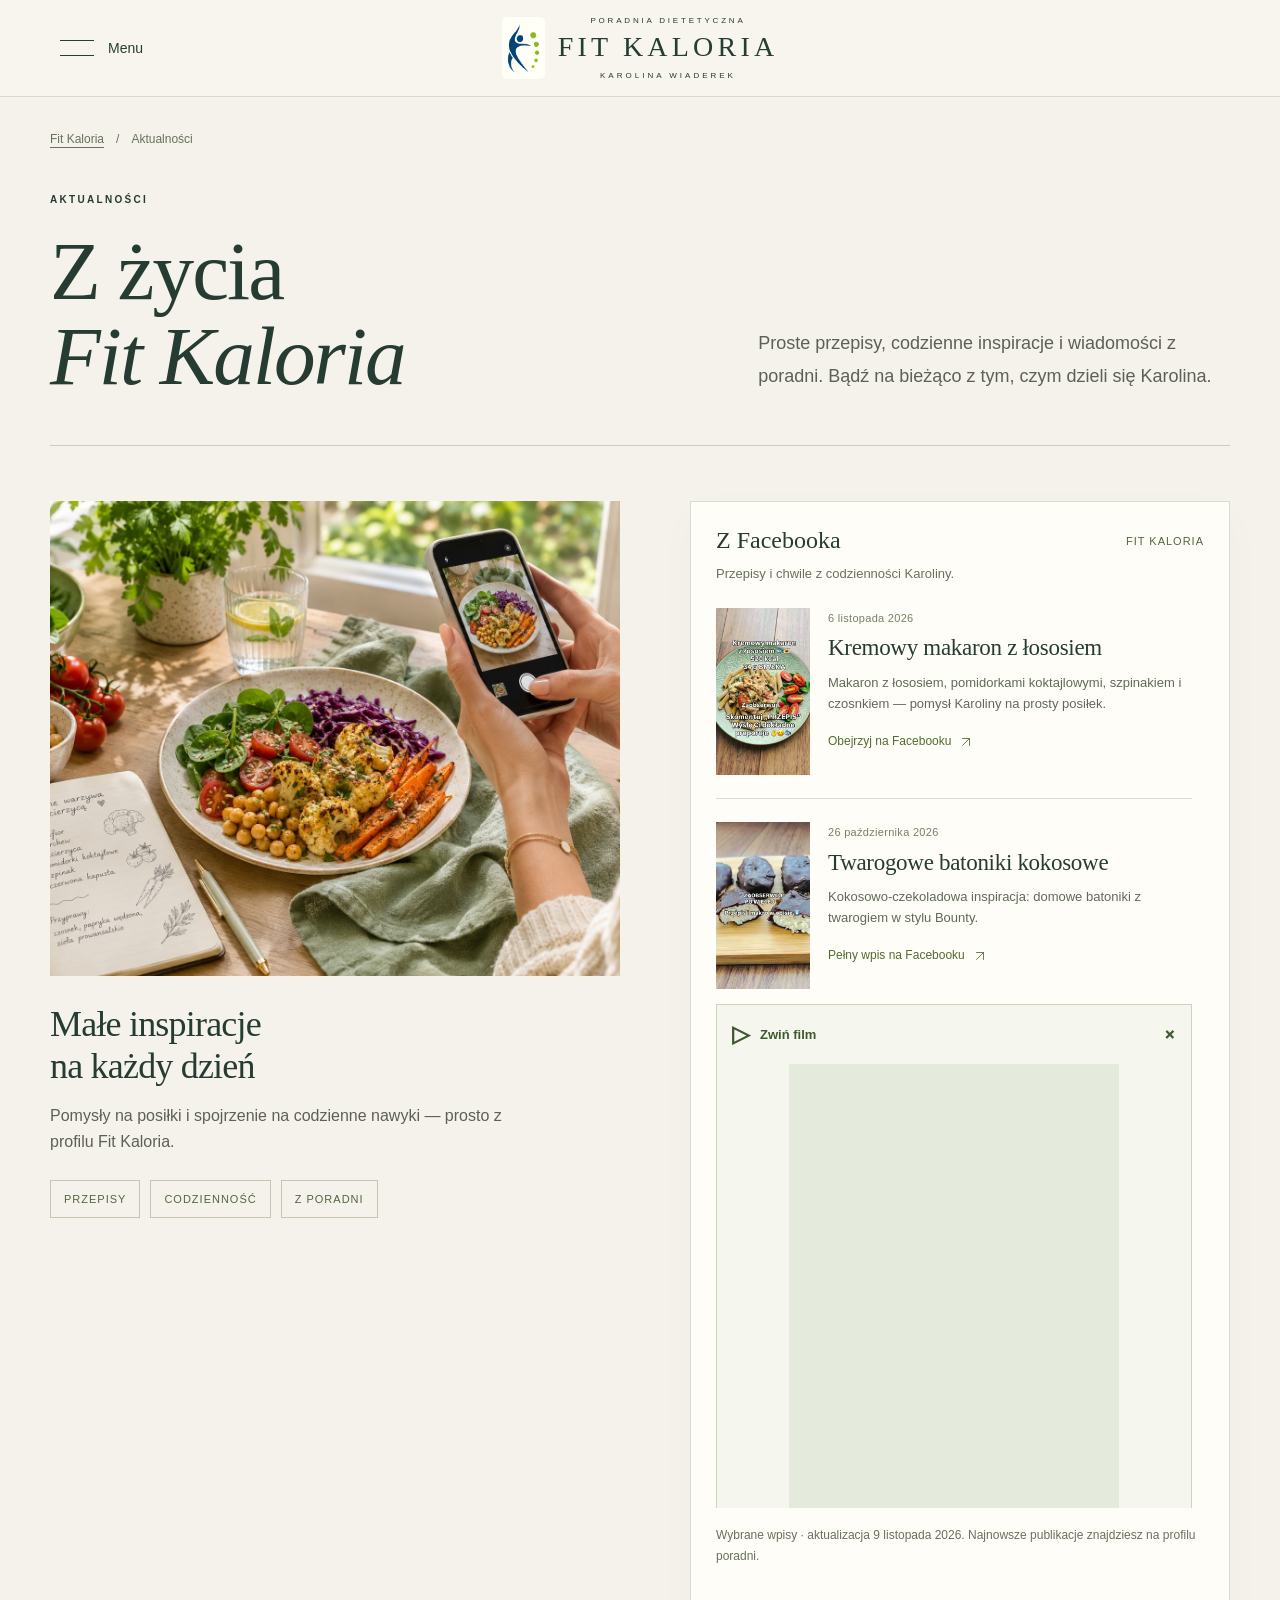
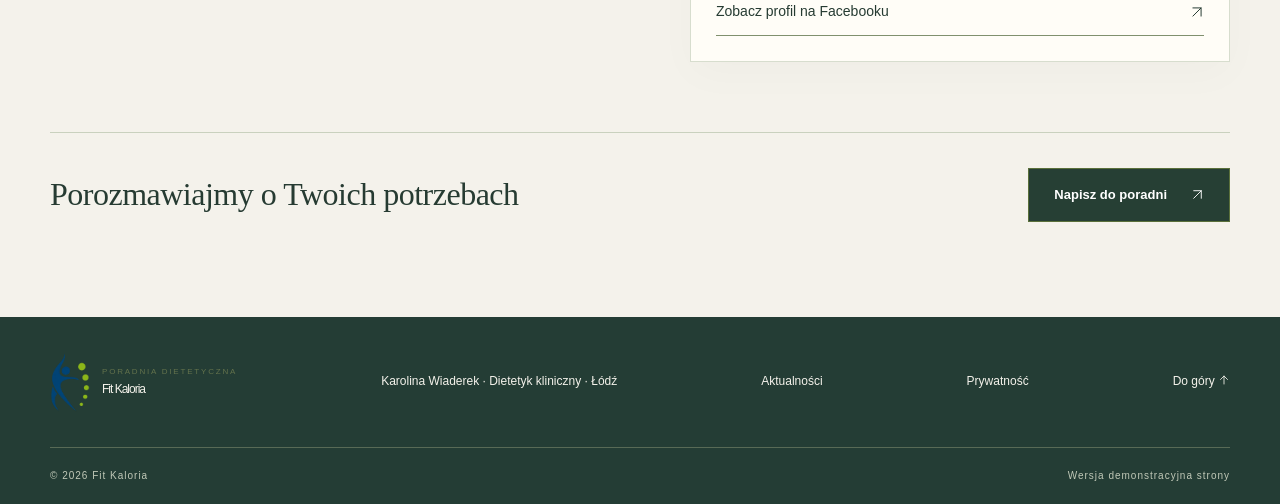
<file: aktualnosci.html>
<!doctype html><html lang="pl"><head><meta charset="utf-8"><meta name="viewport" content="width=device-width,initial-scale=1"><meta name="theme-color" content="#243d35"><title>Aktualności — Fit Kaloria | Dietetyk Karolina Wiaderek, Łódź</title><meta name="description" content="Aktualności Fit Kaloria: przepisy, inspiracje i wiadomości z poradni dietetycznej Karoliny Wiaderek w Łodzi. Zobacz wybrane wpisy i filmy z Facebooka."><link rel="canonical" href="https://gipsdrill.github.io/fit-kaloria-editorial-premium/aktualnosci.html"><link rel="icon" href="favicon.ico?v=20" sizes="any"><link rel="icon" type="image/png" sizes="32x32" href="favicon-32.png?v=20"><link rel="icon" type="image/svg+xml" href="favicon.svg?v=20"><link rel="apple-touch-icon" sizes="180x180" href="apple-touch-icon.png?v=20"><link rel="stylesheet" href="style.css?v=52"><script src="app.js?v=51" defer></script><script type="application/ld+json">{"@context":"https://schema.org","@type":"LocalBusiness","name":"Fit Kaloria — Karolina Wiaderek","description":"Poradnia dietetyczna w Łodzi. Karolina Wiaderek, magister dietetyki, dietetyk ogólny i kliniczny. Konsultacje dla dorosłych i dzieci, jadłospisy i edukacja żywieniowa.","url":"https://gipsdrill.github.io/fit-kaloria-editorial-premium/","telephone":"+48 501 092 308","email":"karolina.wiaderek.dietetyk@gmail.com","address":{"@type":"PostalAddress","streetAddress":"ul. Andrzeja Struga 86","postalCode":"90-557","addressLocality":"Łódź","addressCountry":"PL"},"openingHours":["Mo-Fr 08:00-20:00"],"image":"https://gipsdrill.github.io/fit-kaloria-editorial-premium/karolina-purple.jpg","@id":"https://gipsdrill.github.io/fit-kaloria-editorial-premium/#poradnia","hasMap":"https://www.google.com/maps/place/Mgr+dietetyk+Karolina+Wiaderek+Poradnia+%22Fit+Kaloria%22/@51.7617247,19.4341873,17z/data=!3m1!4b1!4m5!3m4!1s0x471a35250b10f0a1:0xd8a62a814ab3b971!8m2!3d51.7617247!4d19.4341873","sameAs":["https://www.google.com/maps/place/Mgr+dietetyk+Karolina+Wiaderek+Poradnia+%22Fit+Kaloria%22/@51.7617247,19.4341873,17z/data=!3m1!4b1!4m5!3m4!1s0x471a35250b10f0a1:0xd8a62a814ab3b971!8m2!3d51.7617247!4d19.4341873","https://www.facebook.com/profile.php?id=100089357919979"],"geo":{"@type":"GeoCoordinates","latitude":51.7617247,"longitude":19.4341873},"areaServed":{"@type":"City","name":"Łódź"},"hasOfferCatalog":{"@type":"OfferCatalog","name":"Oferta Fit Kaloria","itemListElement":[{"@type":"Offer","itemOffered":{"@type":"Service","name":"Konsultacje dietetyczne","url":"https://gipsdrill.github.io/fit-kaloria-editorial-premium/konsultacje-dietetyczne.html"}},{"@type":"Offer","itemOffered":{"@type":"Service","name":"Redukcja masy ciała","url":"https://gipsdrill.github.io/fit-kaloria-editorial-premium/redukcja-masy-ciala.html"}},{"@type":"Offer","itemOffered":{"@type":"Service","name":"Dietetyka kliniczna","url":"https://gipsdrill.github.io/fit-kaloria-editorial-premium/dietetyka-kliniczna.html"}},{"@type":"Offer","itemOffered":{"@type":"Service","name":"Jadłospisy indywidualne","url":"https://gipsdrill.github.io/fit-kaloria-editorial-premium/jadlospisy-indywidualne.html"}},{"@type":"Offer","itemOffered":{"@type":"Service","name":"Konsultacje online","url":"https://gipsdrill.github.io/fit-kaloria-editorial-premium/konsultacje-online.html"}},{"@type":"Offer","itemOffered":{"@type":"Service","name":"Analiza nawyków","url":"https://gipsdrill.github.io/fit-kaloria-editorial-premium/analiza-nawykow.html"}},{"@type":"Offer","itemOffered":{"@type":"Service","name":"Analiza składu ciała i stanu odżywienia","url":"https://gipsdrill.github.io/fit-kaloria-editorial-premium/analiza-skladu-ciala.html"}},{"@type":"Offer","itemOffered":{"@type":"Service","name":"Żywienie dzieci","url":"https://gipsdrill.github.io/fit-kaloria-editorial-premium/zywienie-dzieci.html"}}]}}</script><script type="application/ld+json">{"@context":"https://schema.org","@type":"CollectionPage","name":"Aktualności Fit Kaloria","description":"Aktualności Fit Kaloria: przepisy, inspiracje i wiadomości z poradni dietetycznej Karoliny Wiaderek w Łodzi. Zobacz wybrane wpisy i filmy z Facebooka.","url":"https://gipsdrill.github.io/fit-kaloria-editorial-premium/aktualnosci.html","inLanguage":"pl-PL","isPartOf":{"@type":"WebSite","name":"Fit Kaloria","url":"https://gipsdrill.github.io/fit-kaloria-editorial-premium/"},"about":{"@id":"https://gipsdrill.github.io/fit-kaloria-editorial-premium/#poradnia"}}</script><script src="news.js?v=19" defer></script><meta property="og:type" content="website"><meta property="og:locale" content="pl_PL"><meta property="og:site_name" content="Fit Kaloria — Poradnia Dietetyczna"><meta property="og:title" content="Aktualności — Fit Kaloria"><meta property="og:description" content="Aktualności Fit Kaloria: przepisy, inspiracje i wiadomości z poradni dietetycznej Karoliny Wiaderek w Łodzi. Zobacz wybrane wpisy i filmy z Facebooka."><meta property="og:url" content="https://gipsdrill.github.io/fit-kaloria-editorial-premium/aktualnosci.html"><meta property="og:image" content="https://gipsdrill.github.io/fit-kaloria-editorial-premium/fit-kaloria-social-v21.jpg"><meta property="og:image:secure_url" content="https://gipsdrill.github.io/fit-kaloria-editorial-premium/fit-kaloria-social-v21.jpg"><meta property="og:image:type" content="image/jpeg"><meta property="og:image:width" content="1200"><meta property="og:image:height" content="630"><meta property="og:image:alt" content="Fit Kaloria — odżywianie w Twoim rytmie. Kolorowe warzywa przygotowywane w kuchni."><meta name="twitter:card" content="summary_large_image"><meta name="twitter:title" content="Aktualności — Fit Kaloria"><meta name="twitter:description" content="Aktualności Fit Kaloria: przepisy, inspiracje i wiadomości z poradni dietetycznej Karoliny Wiaderek w Łodzi. Zobacz wybrane wpisy i filmy z Facebooka."><meta name="twitter:image" content="https://gipsdrill.github.io/fit-kaloria-editorial-premium/fit-kaloria-social-v21.jpg"><meta name="twitter:image:alt" content="Fit Kaloria — odżywianie w Twoim rytmie. Kolorowe warzywa przygotowywane w kuchni."></head><body class="editorial service-page news-page" id="top"><a href="#main" class="skip-link">Przejdź do treści</a><header class="editorial-header" id="start"><button class="menu-toggle" aria-expanded="false" aria-controls="editorial-menu"><span class="menu-lines" aria-hidden="true"></span><span class="menu-label">Menu</span></button><a class="editorial-logo" href="index.html" aria-label="Fit Kaloria — początek strony"><img class="brand-mark" src="logo-fit-kaloria.png" alt="" aria-hidden="true" width="213" height="320"><div><small class="brand-descriptor">PORADNIA DIETETYCZNA</small>FIT KALORIA<span>KAROLINA WIADEREK</span></div></a></header><div class="menu-backdrop" hidden></div><nav id="editorial-menu" class="editorial-menu" aria-label="Nawigacja główna" hidden><img class="brand-mark" src="logo-fit-kaloria.png" alt="" aria-hidden="true" width="213" height="320"><span class="eyebrow">FIT KALORIA · ŁÓDŹ</span><a href="index.html#oferta">Oferta</a><a href="index.html#o-mnie">O mnie</a><a href="index.html#proces">Współpraca</a><a href="index.html#opinie">Opinie</a><a href="aktualnosci.html" aria-current="page">Aktualności</a><a href="index.html#kontakt">Kontakt</a><div class="menu-contact"><a href="tel:+48501092308">+48 501 092 308</a><a href="mailto:karolina.wiaderek.dietetyk@gmail.com">karolina.wiaderek.dietetyk@gmail.com</a></div></nav><main id="main" class="news-main"><div class="container"><nav class="news-breadcrumb" aria-label="Ścieżka strony"><a href="index.html">Fit Kaloria</a><span aria-hidden="true">/</span><span aria-current="page">Aktualności</span></nav><section class="news-intro"><div><span class="eyebrow">AKTUALNOŚCI</span><h1>Z życia<br><em>Fit Kaloria</em></h1></div><p>Proste przepisy, codzienne inspiracje i wiadomości z poradni. Bądź na bieżąco z tym, czym dzieli się Karolina.</p></section><div class="news-layout"><section class="news-story" aria-labelledby="news-story-title"><figure><img src="news-inspiration.jpg" width="1536" height="1024" alt="Fotografowanie kolorowego posiłku telefonem — przygotowanie kulinarnego wpisu, obok notatnik z przepisem" loading="lazy"></figure><h2 id="news-story-title">Małe inspiracje<br>na każdy dzień</h2><p>Pomysły na posiłki i spojrzenie na codzienne nawyki — prosto z profilu Fit Kaloria.</p><div class="news-topics"><span>Przepisy</span><span>Codzienność</span><span>Z poradni</span></div></section><section class="facebook-panel facebook-posts-panel" aria-labelledby="facebook-title"><div class="facebook-panel-heading"><h2 id="facebook-title">Z Facebooka</h2><span class="facebook-badge">Fit Kaloria</span></div><p class="fb-feed-intro">Przepisy i chwile z codzienności Karoliny.</p><div id="facebook-timeline" class="fb-post-list" aria-label="Wybrane wpisy z Facebooka, od najnowszego"><article class="fb-post-card" data-post-id="1001751068925260">
      <div class="fb-post-preview"><a class="fb-post-thumb" href="https://www.facebook.com/reel/1001751068925260/" target="_blank" rel="noopener noreferrer" aria-label="Otwórz wpis: Kremowy makaron z łososiem"><img src="facebook-1001751068925260.jpg" width="640" height="1136" alt="Miniatura wpisu: Kremowy makaron z łososiem" loading="lazy"></a>
      <div class="fb-post-copy"><time datetime="2026-11-06">6 listopada 2026</time><h3><a href="https://www.facebook.com/reel/1001751068925260/" target="_blank" rel="noopener noreferrer">Kremowy makaron z łososiem</a></h3><p>Makaron z łososiem, pomidorkami koktajlowymi, szpinakiem i czosnkiem — pomysł Karoliny na prosty posiłek.</p>
      <a class="fb-post-source" href="https://www.facebook.com/reel/1001751068925260/" target="_blank" rel="noopener noreferrer">Obejrzyj na Facebooku <span class="link-arrow" aria-hidden="true"><svg class="ui-arrow" viewBox="0 0 24 24" width="24" height="24" aria-hidden="true" focusable="false"><path d="M5 19 19 5M5 5h14v14"/></svg></span></a></div></div>
      
    </article><article class="fb-post-card" data-post-id="1071474369213543">
      <div class="fb-post-preview"><a class="fb-post-thumb" href="https://www.facebook.com/reel/1071474369213543/" target="_blank" rel="noopener noreferrer" aria-label="Otwórz wpis: Twarogowe batoniki kokosowe"><img src="facebook-1071474369213543.jpg" width="640" height="1136" alt="Miniatura wpisu: Twarogowe batoniki kokosowe" loading="lazy"></a>
      <div class="fb-post-copy"><time datetime="2026-10-26">26 października 2026</time><h3><a href="https://www.facebook.com/reel/1071474369213543/" target="_blank" rel="noopener noreferrer">Twarogowe batoniki kokosowe</a></h3><p>Kokosowo-czekoladowa inspiracja: domowe batoniki z twarogiem w stylu Bounty.</p>
      <a class="fb-post-source" href="https://www.facebook.com/reel/1071474369213543/" target="_blank" rel="noopener noreferrer">Pełny wpis na Facebooku <span class="link-arrow" aria-hidden="true"><svg class="ui-arrow" viewBox="0 0 24 24" width="24" height="24" aria-hidden="true" focusable="false"><path d="M5 19 19 5M5 5h14v14"/></svg></span></a></div></div>
      <details class="fb-post-video" name="facebook-videos" data-video="https://www.facebook.com/reel/1071474369213543/" data-title="Twarogowe batoniki kokosowe" open><summary><span class="fb-play-icon" aria-hidden="true">▷</span><span class="fb-watch-label">Odtwórz na stronie</span><span class="fb-close-label">Zwiń film</span><span class="fb-expand-icon" aria-hidden="true">+</span></summary><div class="fb-post-player"></div><p class="fb-player-help">Jeśli odtwarzacz się nie wczytuje, <a href="https://www.facebook.com/reel/1071474369213543/" target="_blank" rel="noopener noreferrer">obejrzyj film na Facebooku <span class="link-arrow" aria-hidden="true"><svg class="ui-arrow" viewBox="0 0 24 24" width="24" height="24" aria-hidden="true" focusable="false"><path d="M5 19 19 5M5 5h14v14"/></svg></span></a>.</p></details>
    </article><article class="fb-post-card" data-post-id="1094443916688878">
      <div class="fb-post-preview"><a class="fb-post-thumb" href="https://www.facebook.com/reel/1094443916688878/" target="_blank" rel="noopener noreferrer" aria-label="Otwórz wpis: Proteinowe cynamonki"><img src="facebook-1094443916688878.jpg" width="640" height="1136" alt="Miniatura wpisu: Proteinowe cynamonki" loading="lazy"></a>
      <div class="fb-post-copy"><time datetime="2026-10-19">19 października 2026</time><h3><a href="https://www.facebook.com/reel/1094443916688878/" target="_blank" rel="noopener noreferrer">Proteinowe cynamonki</a></h3><p>Miękkie, pachnące cynamonem wypieki — propozycja słodkiego dodatku do kawy.</p>
      <a class="fb-post-source" href="https://www.facebook.com/reel/1094443916688878/" target="_blank" rel="noopener noreferrer">Pełny wpis na Facebooku <span class="link-arrow" aria-hidden="true"><svg class="ui-arrow" viewBox="0 0 24 24" width="24" height="24" aria-hidden="true" focusable="false"><path d="M5 19 19 5M5 5h14v14"/></svg></span></a></div></div>
      <details class="fb-post-video" name="facebook-videos" data-video="https://www.facebook.com/reel/1094443916688878/" data-title="Proteinowe cynamonki" ><summary><span class="fb-play-icon" aria-hidden="true">▷</span><span class="fb-watch-label">Odtwórz na stronie</span><span class="fb-close-label">Zwiń film</span><span class="fb-expand-icon" aria-hidden="true">+</span></summary><div class="fb-post-player"></div><p class="fb-player-help">Jeśli odtwarzacz się nie wczytuje, <a href="https://www.facebook.com/reel/1094443916688878/" target="_blank" rel="noopener noreferrer">obejrzyj film na Facebooku <span class="link-arrow" aria-hidden="true"><svg class="ui-arrow" viewBox="0 0 24 24" width="24" height="24" aria-hidden="true" focusable="false"><path d="M5 19 19 5M5 5h14v14"/></svg></span></a>.</p></details>
    </article><article class="fb-post-card" data-post-id="1142449098470374">
      <div class="fb-post-preview"><a class="fb-post-thumb" href="https://www.facebook.com/reel/1142449098470374/" target="_blank" rel="noopener noreferrer" aria-label="Otwórz wpis: Czekoladowy krem z białkiem"><img src="facebook-1142449098470374.jpg" width="640" height="1136" alt="Miniatura wpisu: Czekoladowy krem z białkiem" loading="lazy"></a>
      <div class="fb-post-copy"><time datetime="2026-10-15">15 października 2026</time><h3><a href="https://www.facebook.com/reel/1142449098470374/" target="_blank" rel="noopener noreferrer">Czekoladowy krem z białkiem</a></h3><p>Pomysł na proteinowy krem czekoladowy do pieczywa, naleśników lub owsianki.</p>
      <a class="fb-post-source" href="https://www.facebook.com/reel/1142449098470374/" target="_blank" rel="noopener noreferrer">Pełny wpis na Facebooku <span class="link-arrow" aria-hidden="true"><svg class="ui-arrow" viewBox="0 0 24 24" width="24" height="24" aria-hidden="true" focusable="false"><path d="M5 19 19 5M5 5h14v14"/></svg></span></a></div></div>
      <details class="fb-post-video" name="facebook-videos" data-video="https://www.facebook.com/reel/1142449098470374/" data-title="Czekoladowy krem z białkiem" ><summary><span class="fb-play-icon" aria-hidden="true">▷</span><span class="fb-watch-label">Odtwórz na stronie</span><span class="fb-close-label">Zwiń film</span><span class="fb-expand-icon" aria-hidden="true">+</span></summary><div class="fb-post-player"></div><p class="fb-player-help">Jeśli odtwarzacz się nie wczytuje, <a href="https://www.facebook.com/reel/1142449098470374/" target="_blank" rel="noopener noreferrer">obejrzyj film na Facebooku <span class="link-arrow" aria-hidden="true"><svg class="ui-arrow" viewBox="0 0 24 24" width="24" height="24" aria-hidden="true" focusable="false"><path d="M5 19 19 5M5 5h14v14"/></svg></span></a>.</p></details>
    </article><article class="fb-post-card" data-post-id="1376603047990847">
      <div class="fb-post-preview"><a class="fb-post-thumb" href="https://www.facebook.com/reel/1376603047990847/" target="_blank" rel="noopener noreferrer" aria-label="Otwórz wpis: Chwila oddechu poza gabinetem"><img src="facebook-1376603047990847.jpg" width="640" height="1136" alt="Miniatura wpisu: Chwila oddechu poza gabinetem" loading="lazy"></a>
      <div class="fb-post-copy"><time datetime="2026-08-18">18 sierpnia 2026</time><h3><a href="https://www.facebook.com/reel/1376603047990847/" target="_blank" rel="noopener noreferrer">Chwila oddechu poza gabinetem</a></h3><p>Cztery dni odpoczynku wśród przyrody i koni. Karolina dzieli się wspomnieniami z wyjazdu.</p>
      <a class="fb-post-source" href="https://www.facebook.com/reel/1376603047990847/" target="_blank" rel="noopener noreferrer">Obejrzyj na Facebooku <span class="link-arrow" aria-hidden="true"><svg class="ui-arrow" viewBox="0 0 24 24" width="24" height="24" aria-hidden="true" focusable="false"><path d="M5 19 19 5M5 5h14v14"/></svg></span></a></div></div>
      
    </article></div><p class="facebook-note">Wybrane wpisy · aktualizacja 9 listopada 2026. Najnowsze publikacje znajdziesz na profilu poradni.</p><a class="text-link" href="https://www.facebook.com/profile.php?id=100089357919979" target="_blank" rel="noopener noreferrer">Zobacz profil na Facebooku <span class="link-arrow" aria-hidden="true"><svg class="ui-arrow" viewBox="0 0 24 24" width="24" height="24" aria-hidden="true" focusable="false"><path d="M5 19 19 5M5 5h14v14"/></svg></span></a></section></div><section class="news-footer-cta"><h2>Porozmawiajmy o Twoich potrzebach</h2><a class="button" href="index.html#formularz">Napisz do poradni <span class="link-arrow" aria-hidden="true"><svg class="ui-arrow" viewBox="0 0 24 24" width="24" height="24" aria-hidden="true" focusable="false"><path d="M5 19 19 5M5 5h14v14"/></svg></span></a></section></div></main><footer><div class="container footer-inner"><a class="brand" href="index.html" aria-label="Fit Kaloria — początek strony"><img class="brand-mark" src="logo-fit-kaloria.png" alt="" aria-hidden="true" width="213" height="320"><span><small>PORADNIA DIETETYCZNA</small>Fit Kaloria</span></a><p>Karolina Wiaderek · Dietetyk kliniczny · Łódź</p><a href="aktualnosci.html">Aktualności</a><a href="prywatnosc.html">Prywatność</a><a href="index.html">Do góry <svg class="ui-arrow" viewBox="0 0 24 24" width="24" height="24" aria-hidden="true" focusable="false"><path d="M12 20V4m-7 7 7-7 7 7"/></svg></a></div><div class="container footer-bottom"><span>© 2026 Fit Kaloria</span><span>Wersja demonstracyjna strony</span></div></footer></body></html>
</file>
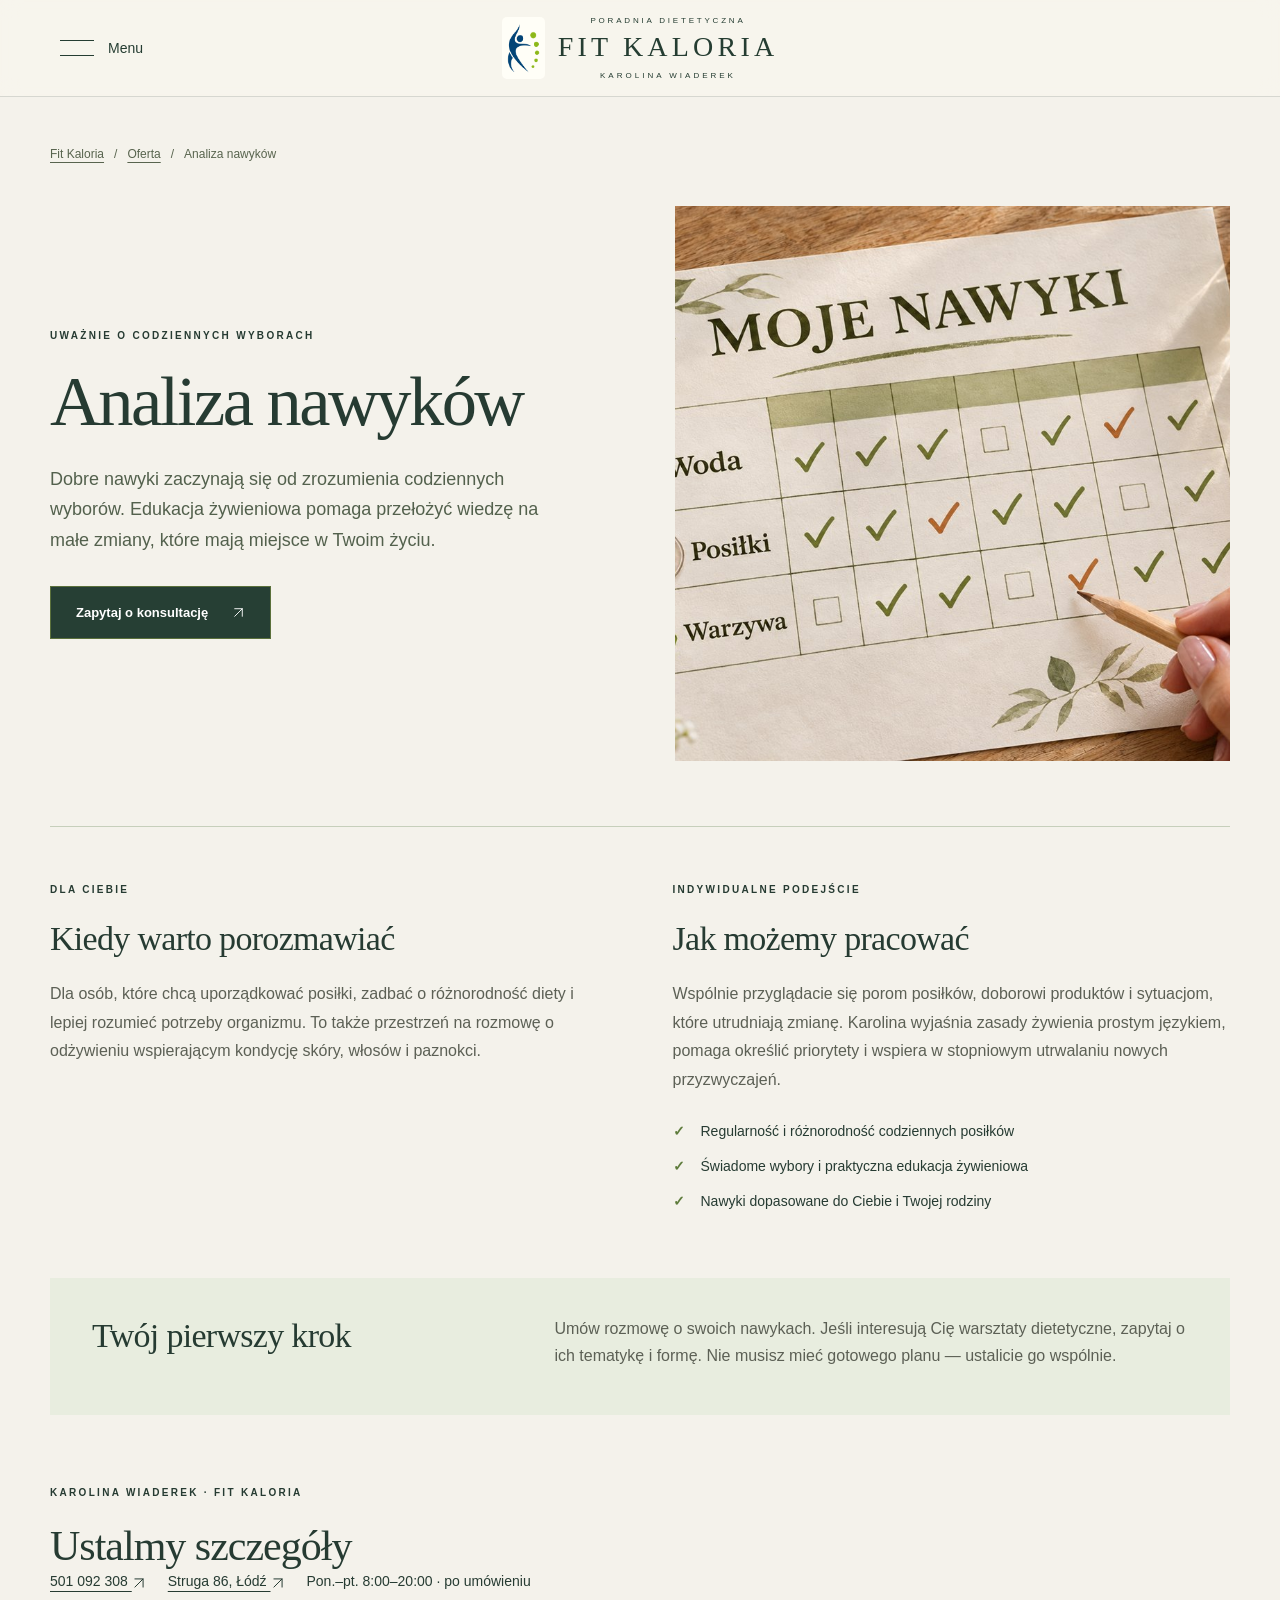
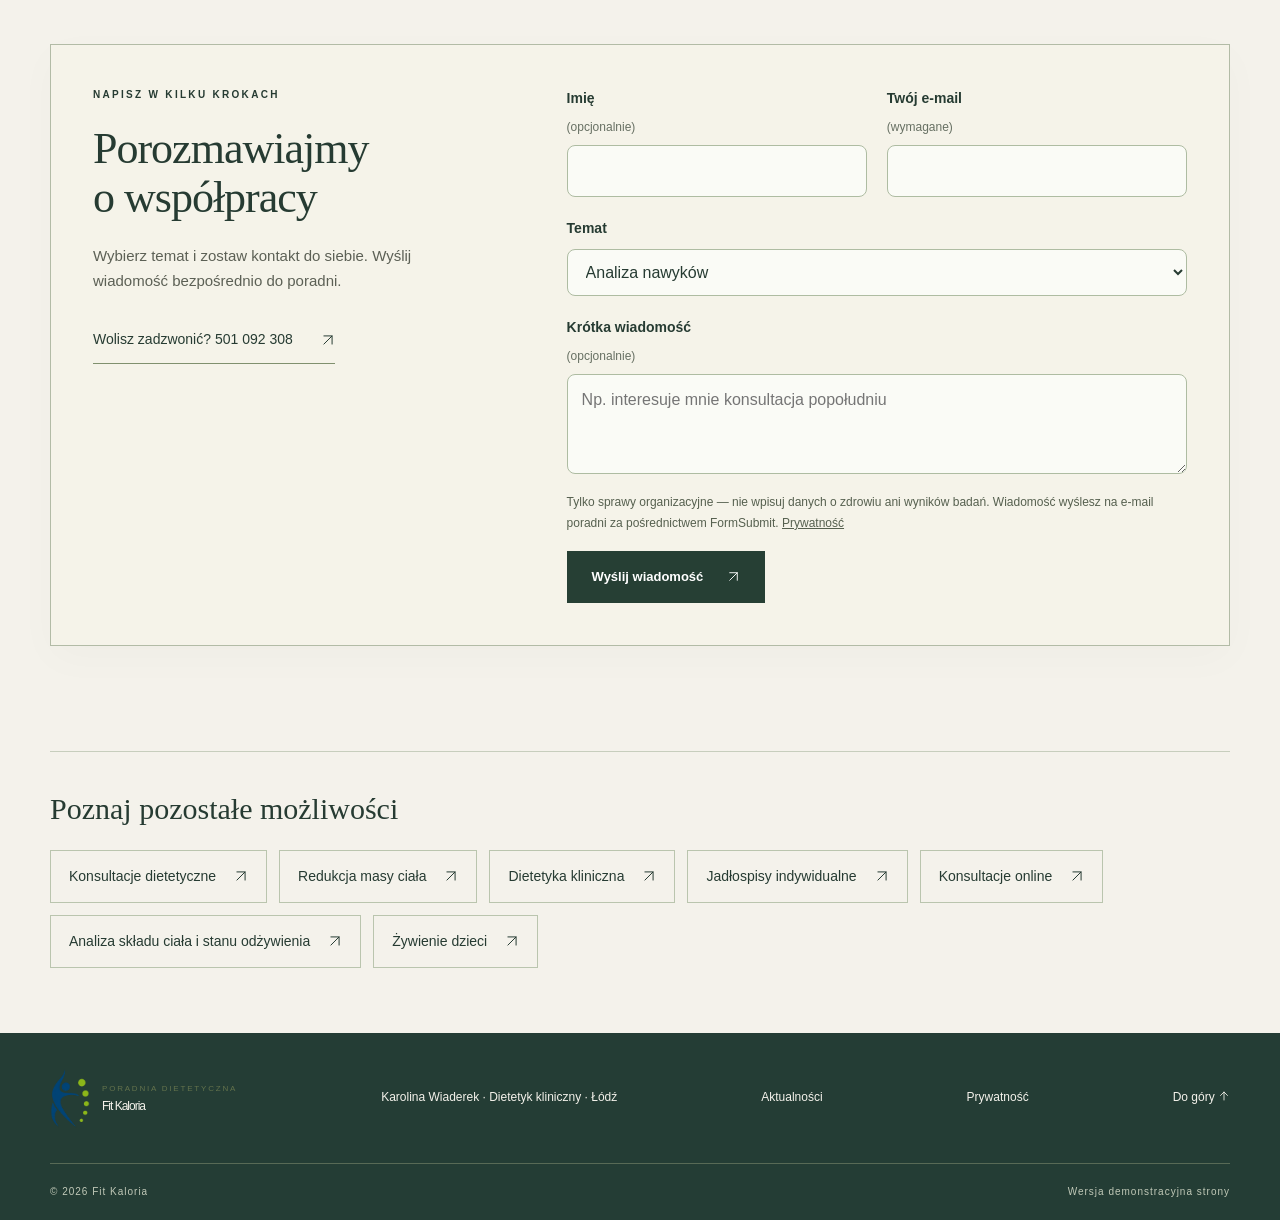
<file: analiza-nawykow.html>
<!doctype html><html lang="pl"><head><meta charset="utf-8"><meta name="viewport" content="width=device-width,initial-scale=1"><meta name="theme-color" content="#243d35"><title>Analiza nawyków — dietetyk Łódź | Fit Kaloria</title><meta name="description" content="Analiza nawyków i edukacja żywieniowa w Łodzi. Karolina Wiaderek pomaga uporządkować posiłki i wprowadzać praktyczne zmiany. Poznaj ofertę Fit Kaloria."><link rel="canonical" href="https://gipsdrill.github.io/fit-kaloria-editorial-premium/analiza-nawykow.html"><link rel="icon" href="favicon.ico?v=20" sizes="any"><link rel="icon" type="image/png" sizes="32x32" href="favicon-32.png?v=20"><link rel="icon" type="image/svg+xml" href="favicon.svg?v=20"><link rel="apple-touch-icon" sizes="180x180" href="apple-touch-icon.png?v=20"><link rel="stylesheet" href="style.css?v=52"><script src="app.js?v=51" defer></script><script type="application/ld+json">{"@context":"https://schema.org","@type":"LocalBusiness","name":"Fit Kaloria — Karolina Wiaderek","description":"Poradnia dietetyczna w Łodzi. Karolina Wiaderek, magister dietetyki, dietetyk ogólny i kliniczny. Konsultacje dla dorosłych i dzieci, jadłospisy i edukacja żywieniowa.","url":"https://gipsdrill.github.io/fit-kaloria-editorial-premium/","telephone":"+48 501 092 308","email":"karolina.wiaderek.dietetyk@gmail.com","address":{"@type":"PostalAddress","streetAddress":"ul. Andrzeja Struga 86","postalCode":"90-557","addressLocality":"Łódź","addressCountry":"PL"},"openingHours":["Mo-Fr 08:00-20:00"],"image":"https://gipsdrill.github.io/fit-kaloria-editorial-premium/karolina-purple.jpg","@id":"https://gipsdrill.github.io/fit-kaloria-editorial-premium/#poradnia","hasMap":"https://www.google.com/maps/place/Mgr+dietetyk+Karolina+Wiaderek+Poradnia+%22Fit+Kaloria%22/@51.7617247,19.4341873,17z/data=!3m1!4b1!4m5!3m4!1s0x471a35250b10f0a1:0xd8a62a814ab3b971!8m2!3d51.7617247!4d19.4341873","sameAs":["https://www.google.com/maps/place/Mgr+dietetyk+Karolina+Wiaderek+Poradnia+%22Fit+Kaloria%22/@51.7617247,19.4341873,17z/data=!3m1!4b1!4m5!3m4!1s0x471a35250b10f0a1:0xd8a62a814ab3b971!8m2!3d51.7617247!4d19.4341873","https://www.facebook.com/profile.php?id=100089357919979"],"geo":{"@type":"GeoCoordinates","latitude":51.7617247,"longitude":19.4341873},"areaServed":{"@type":"City","name":"Łódź"},"hasOfferCatalog":{"@type":"OfferCatalog","name":"Oferta Fit Kaloria","itemListElement":[{"@type":"Offer","itemOffered":{"@type":"Service","name":"Konsultacje dietetyczne","url":"https://gipsdrill.github.io/fit-kaloria-editorial-premium/konsultacje-dietetyczne.html"}},{"@type":"Offer","itemOffered":{"@type":"Service","name":"Redukcja masy ciała","url":"https://gipsdrill.github.io/fit-kaloria-editorial-premium/redukcja-masy-ciala.html"}},{"@type":"Offer","itemOffered":{"@type":"Service","name":"Dietetyka kliniczna","url":"https://gipsdrill.github.io/fit-kaloria-editorial-premium/dietetyka-kliniczna.html"}},{"@type":"Offer","itemOffered":{"@type":"Service","name":"Jadłospisy indywidualne","url":"https://gipsdrill.github.io/fit-kaloria-editorial-premium/jadlospisy-indywidualne.html"}},{"@type":"Offer","itemOffered":{"@type":"Service","name":"Konsultacje online","url":"https://gipsdrill.github.io/fit-kaloria-editorial-premium/konsultacje-online.html"}},{"@type":"Offer","itemOffered":{"@type":"Service","name":"Analiza nawyków","url":"https://gipsdrill.github.io/fit-kaloria-editorial-premium/analiza-nawykow.html"}},{"@type":"Offer","itemOffered":{"@type":"Service","name":"Analiza składu ciała i stanu odżywienia","url":"https://gipsdrill.github.io/fit-kaloria-editorial-premium/analiza-skladu-ciala.html"}},{"@type":"Offer","itemOffered":{"@type":"Service","name":"Żywienie dzieci","url":"https://gipsdrill.github.io/fit-kaloria-editorial-premium/zywienie-dzieci.html"}}]}}</script><script type="application/ld+json">{"@context":"https://schema.org","@graph":[{"@type":"Service","name":"Analiza nawyków","description":"Dobre nawyki zaczynają się od zrozumienia codziennych wyborów. Edukacja żywieniowa pomaga przełożyć wiedzę na małe zmiany, które mają miejsce w Twoim życiu.","url":"https://gipsdrill.github.io/fit-kaloria-editorial-premium/analiza-nawykow.html","areaServed":{"@type":"City","name":"Łódź"},"provider":{"@type":"LocalBusiness","name":"Fit Kaloria — Karolina Wiaderek","url":"https://gipsdrill.github.io/fit-kaloria-editorial-premium/","telephone":"+48501092308"}},{"@type":"BreadcrumbList","itemListElement":[{"@type":"ListItem","position":1,"name":"Fit Kaloria","item":"https://gipsdrill.github.io/fit-kaloria-editorial-premium/"},{"@type":"ListItem","position":2,"name":"Analiza nawyków","item":"https://gipsdrill.github.io/fit-kaloria-editorial-premium/analiza-nawykow.html"}]}]}</script><meta property="og:type" content="website"><meta property="og:locale" content="pl_PL"><meta property="og:site_name" content="Fit Kaloria — Poradnia Dietetyczna"><meta property="og:title" content="Analiza nawyków — Fit Kaloria"><meta property="og:description" content="Analiza nawyków i edukacja żywieniowa w Łodzi. Karolina Wiaderek pomaga uporządkować posiłki i wprowadzać praktyczne zmiany. Poznaj ofertę Fit Kaloria."><meta property="og:url" content="https://gipsdrill.github.io/fit-kaloria-editorial-premium/analiza-nawykow.html"><meta property="og:image" content="https://gipsdrill.github.io/fit-kaloria-editorial-premium/fit-kaloria-social-v21.jpg"><meta property="og:image:secure_url" content="https://gipsdrill.github.io/fit-kaloria-editorial-premium/fit-kaloria-social-v21.jpg"><meta property="og:image:type" content="image/jpeg"><meta property="og:image:width" content="1200"><meta property="og:image:height" content="630"><meta property="og:image:alt" content="Fit Kaloria — odżywianie w Twoim rytmie. Kolorowe warzywa przygotowywane w kuchni."><meta name="twitter:card" content="summary_large_image"><meta name="twitter:title" content="Analiza nawyków — Fit Kaloria"><meta name="twitter:description" content="Przyjrzyjmy się temu, co już działa, i temu, co warto zmienić. Punktem wyjścia są Twoje codzienne wybory."><meta name="twitter:image" content="https://gipsdrill.github.io/fit-kaloria-editorial-premium/fit-kaloria-social-v21.jpg"><meta name="twitter:image:alt" content="Fit Kaloria — odżywianie w Twoim rytmie. Kolorowe warzywa przygotowywane w kuchni."></head><body class="editorial service-page" id="top"><a href="#main" class="skip-link">Przejdź do treści</a><header class="editorial-header" id="start"><button class="menu-toggle" aria-expanded="false" aria-controls="editorial-menu"><span class="menu-lines" aria-hidden="true"></span><span class="menu-label">Menu</span></button><a class="editorial-logo" href="index.html" aria-label="Fit Kaloria — początek strony"><img class="brand-mark" src="logo-fit-kaloria.png" alt="" aria-hidden="true" width="213" height="320"><div><small class="brand-descriptor">PORADNIA DIETETYCZNA</small>FIT KALORIA<span>KAROLINA WIADEREK</span></div></a></header><div class="menu-backdrop" hidden></div><nav id="editorial-menu" class="editorial-menu" aria-label="Nawigacja główna" hidden><img class="brand-mark" src="logo-fit-kaloria.png" alt="" aria-hidden="true" width="213" height="320"><span class="eyebrow">FIT KALORIA · ŁÓDŹ</span><a href="index.html#oferta">Oferta</a><a href="index.html#o-mnie">O mnie</a><a href="index.html#proces">Współpraca</a><a href="index.html#opinie">Opinie</a><a href="aktualnosci.html">Aktualności</a><a href="#kontakt">Kontakt</a><div class="menu-contact"><a href="tel:+48501092308">+48 501 092 308</a><a href="mailto:karolina.wiaderek.dietetyk@gmail.com">karolina.wiaderek.dietetyk@gmail.com</a></div></nav><main id="main" class="service-main"><div class="container"><nav class="service-breadcrumb" aria-label="Ścieżka strony"><a href="index.html">Fit Kaloria</a><span aria-hidden="true">/</span><a href="index.html#oferta">Oferta</a><span aria-hidden="true">/</span><span aria-current="page">Analiza nawyków</span></nav><section class="service-hero" aria-labelledby="service-title"><div><span class="eyebrow">UWAŻNIE O CODZIENNYCH WYBORACH</span><h1 id="service-title">Analiza nawyków</h1><p class="service-lead">Dobre nawyki zaczynają się od zrozumienia codziennych wyborów. Edukacja żywieniowa pomaga przełożyć wiedzę na małe zmiany, które mają miejsce w Twoim życiu.</p><a class="button" href="#kontakt">Zapytaj o konsultację <span class="link-arrow" aria-hidden="true"><svg class="ui-arrow" viewBox="0 0 24 24" width="24" height="24" aria-hidden="true" focusable="false"><path d="M5 19 19 5M5 5h14v14"/></svg></span></a></div><figure><img src="habits-tracker.jpg" alt="Wypełniony planer codziennych nawyków dotyczących wody, posiłków i warzyw" width="1400" height="933" fetchpriority="high"></figure></section><section class="service-context" aria-label="O usłudze"><div><span class="eyebrow">DLA CIEBIE</span><h2>Kiedy warto porozmawiać</h2><p>Dla osób, które chcą uporządkować posiłki, zadbać o różnorodność diety i lepiej rozumieć potrzeby organizmu. To także przestrzeń na rozmowę o odżywieniu wspierającym kondycję skóry, włosów i paznokci.</p></div><div><span class="eyebrow">INDYWIDUALNE PODEJŚCIE</span><h2>Jak możemy pracować</h2><p>Wspólnie przyglądacie się porom posiłków, doborowi produktów i sytuacjom, które utrudniają zmianę. Karolina wyjaśnia zasady żywienia prostym językiem, pomaga określić priorytety i wspiera w stopniowym utrwalaniu nowych przyzwyczajeń.</p><ul><li>Regularność i różnorodność codziennych posiłków</li><li>Świadome wybory i praktyczna edukacja żywieniowa</li><li>Nawyki dopasowane do Ciebie i Twojej rodziny</li></ul></div></section><section class="service-next"><h2>Twój pierwszy krok</h2><p>Umów rozmowę o swoich nawykach. Jeśli interesują Cię warsztaty dietetyczne, zapytaj o ich tematykę i formę. Nie musisz mieć gotowego planu — ustalicie go wspólnie.</p></section><section class="service-contact" id="kontakt"><span class="eyebrow">KAROLINA WIADEREK · FIT KALORIA</span><h2>Ustalmy szczegóły</h2><div class="service-contact-line"><a href="tel:+48501092308">501 092 308 <span class="link-arrow" aria-hidden="true"><svg class="ui-arrow" viewBox="0 0 24 24" width="24" height="24" aria-hidden="true" focusable="false"><path d="M5 19 19 5M5 5h14v14"/></svg></span></a><a href="https://www.google.com/maps/place/Mgr+dietetyk+Karolina+Wiaderek+Poradnia+%22Fit+Kaloria%22/@51.7617247,19.4341873,17z/data=!3m1!4b1!4m5!3m4!1s0x471a35250b10f0a1:0xd8a62a814ab3b971!8m2!3d51.7617247!4d19.4341873" target="_blank" rel="noopener noreferrer">Struga 86, Łódź <span class="link-arrow" aria-hidden="true"><svg class="ui-arrow" viewBox="0 0 24 24" width="24" height="24" aria-hidden="true" focusable="false"><path d="M5 19 19 5M5 5h14v14"/></svg></span></a><span>Pon.–pt. 8:00–20:00 · po umówieniu</span></div><div class="quick-contact" id="formularz"><div class="quick-contact-intro"><span class="eyebrow">NAPISZ W KILKU KROKACH</span><h3>Porozmawiajmy<br>o współpracy</h3><p>Wybierz temat i zostaw kontakt do siebie. Wyślij wiadomość bezpośrednio do poradni.</p><a href="tel:+48501092308" class="text-link">Wolisz zadzwonić? 501 092 308 <span class="link-arrow" aria-hidden="true"><svg class="ui-arrow" viewBox="0 0 24 24" width="24" height="24" aria-hidden="true" focusable="false"><path d="M5 19 19 5M5 5h14v14"/></svg></span></a></div><form class="contact-form" action="https://formsubmit.co/karolina.wiaderek.dietetyk@gmail.com" method="POST" accept-charset="UTF-8" aria-label="Szybki kontakt" aria-describedby="form-note"><input type="hidden" name="_subject" value="Fit Kaloria — wiadomość z formularza kontaktowego"><input type="hidden" name="_template" value="table"><input type="hidden" name="_next" value="https://gipsdrill.github.io/fit-kaloria-editorial-premium/dziekujemy.html"><div class="contact-honeypot" aria-hidden="true"><label>Pozostaw to pole puste<input type="text" name="_honey" tabindex="-1" autocomplete="off"></label></div><fieldset class="form-fields"><legend class="visually-hidden">Dane kontaktowe i temat rozmowy</legend><label>Imię <span>(opcjonalnie)</span><input name="name" autocomplete="given-name" maxlength="60"></label><label>Twój e-mail <span>(wymagane)</span><input name="email" type="email" autocomplete="email" required maxlength="150"></label><label class="field-wide">Temat<select name="topic"><option>Termin konsultacji</option><option>Oferta i cennik</option><option>Konsultacje dietetyczne</option><option>Redukcja masy ciała</option><option>Dietetyka kliniczna</option><option>Jadłospisy indywidualne</option><option>Konsultacje online</option><option selected>Analiza nawyków</option><option>Analiza składu ciała i stanu odżywienia</option><option>Żywienie dzieci</option><option>Warsztaty dietetyczne</option></select></label><label class="field-wide">Krótka wiadomość <span>(opcjonalnie)</span><textarea name="message" rows="3" maxlength="600" placeholder="Np. interesuje mnie konsultacja popołudniu"></textarea></label></fieldset><p id="form-note" class="form-note">Tylko sprawy organizacyjne — nie wpisuj danych o zdrowiu ani wyników badań. Wiadomość wyślesz na e-mail poradni za pośrednictwem FormSubmit. <a href="prywatnosc.html">Prywatność</a></p><button class="button form-submit" type="submit">Wyślij wiadomość <span class="link-arrow" aria-hidden="true"><svg class="ui-arrow" viewBox="0 0 24 24" width="24" height="24" aria-hidden="true" focusable="false"><path d="M5 19 19 5M5 5h14v14"/></svg></span></button></form></div></section><nav class="service-related" aria-label="Pozostałe usługi"><h2>Poznaj pozostałe możliwości</h2><div class="related-links"><a href="konsultacje-dietetyczne.html">Konsultacje dietetyczne <span class="link-arrow" aria-hidden="true"><svg class="ui-arrow" viewBox="0 0 24 24" width="24" height="24" aria-hidden="true" focusable="false"><path d="M5 19 19 5M5 5h14v14"/></svg></span></a><a href="redukcja-masy-ciala.html">Redukcja masy ciała <span class="link-arrow" aria-hidden="true"><svg class="ui-arrow" viewBox="0 0 24 24" width="24" height="24" aria-hidden="true" focusable="false"><path d="M5 19 19 5M5 5h14v14"/></svg></span></a><a href="dietetyka-kliniczna.html">Dietetyka kliniczna <span class="link-arrow" aria-hidden="true"><svg class="ui-arrow" viewBox="0 0 24 24" width="24" height="24" aria-hidden="true" focusable="false"><path d="M5 19 19 5M5 5h14v14"/></svg></span></a><a href="jadlospisy-indywidualne.html">Jadłospisy indywidualne <span class="link-arrow" aria-hidden="true"><svg class="ui-arrow" viewBox="0 0 24 24" width="24" height="24" aria-hidden="true" focusable="false"><path d="M5 19 19 5M5 5h14v14"/></svg></span></a><a href="konsultacje-online.html">Konsultacje online <span class="link-arrow" aria-hidden="true"><svg class="ui-arrow" viewBox="0 0 24 24" width="24" height="24" aria-hidden="true" focusable="false"><path d="M5 19 19 5M5 5h14v14"/></svg></span></a><a href="analiza-skladu-ciala.html">Analiza składu ciała i stanu odżywienia <span class="link-arrow" aria-hidden="true"><svg class="ui-arrow" viewBox="0 0 24 24" width="24" height="24" aria-hidden="true" focusable="false"><path d="M5 19 19 5M5 5h14v14"/></svg></span></a><a href="zywienie-dzieci.html">Żywienie dzieci <span class="link-arrow" aria-hidden="true"><svg class="ui-arrow" viewBox="0 0 24 24" width="24" height="24" aria-hidden="true" focusable="false"><path d="M5 19 19 5M5 5h14v14"/></svg></span></a></div></nav></div></main><footer><div class="container footer-inner"><a class="brand" href="index.html" aria-label="Fit Kaloria — początek strony"><img class="brand-mark" src="logo-fit-kaloria.png" alt="" aria-hidden="true" width="213" height="320"><span><small>PORADNIA DIETETYCZNA</small>Fit Kaloria</span></a><p>Karolina Wiaderek · Dietetyk kliniczny · Łódź</p><a href="aktualnosci.html">Aktualności</a><a href="prywatnosc.html">Prywatność</a><a href="index.html">Do góry <svg class="ui-arrow" viewBox="0 0 24 24" width="24" height="24" aria-hidden="true" focusable="false"><path d="M12 20V4m-7 7 7-7 7 7"/></svg></a></div><div class="container footer-bottom"><span>© 2026 Fit Kaloria</span><span>Wersja demonstracyjna strony</span></div></footer></body></html>
</file>
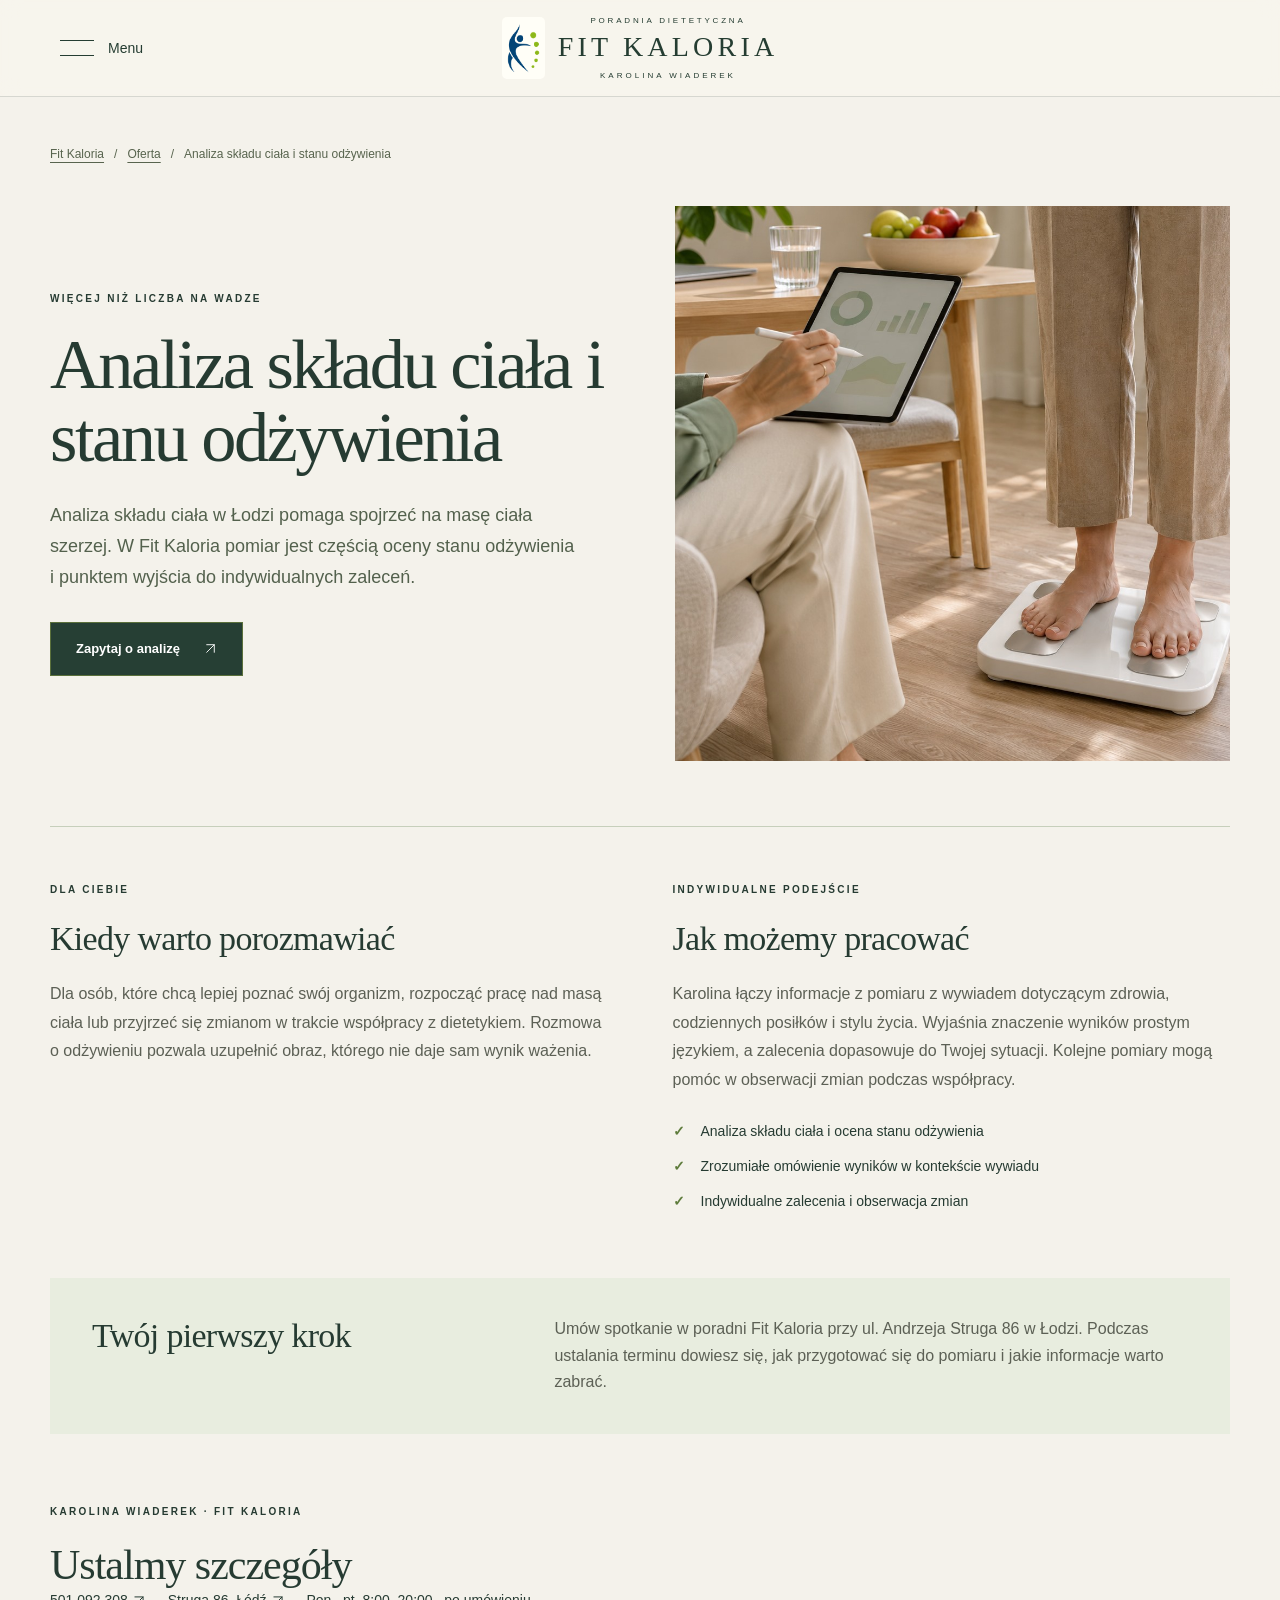
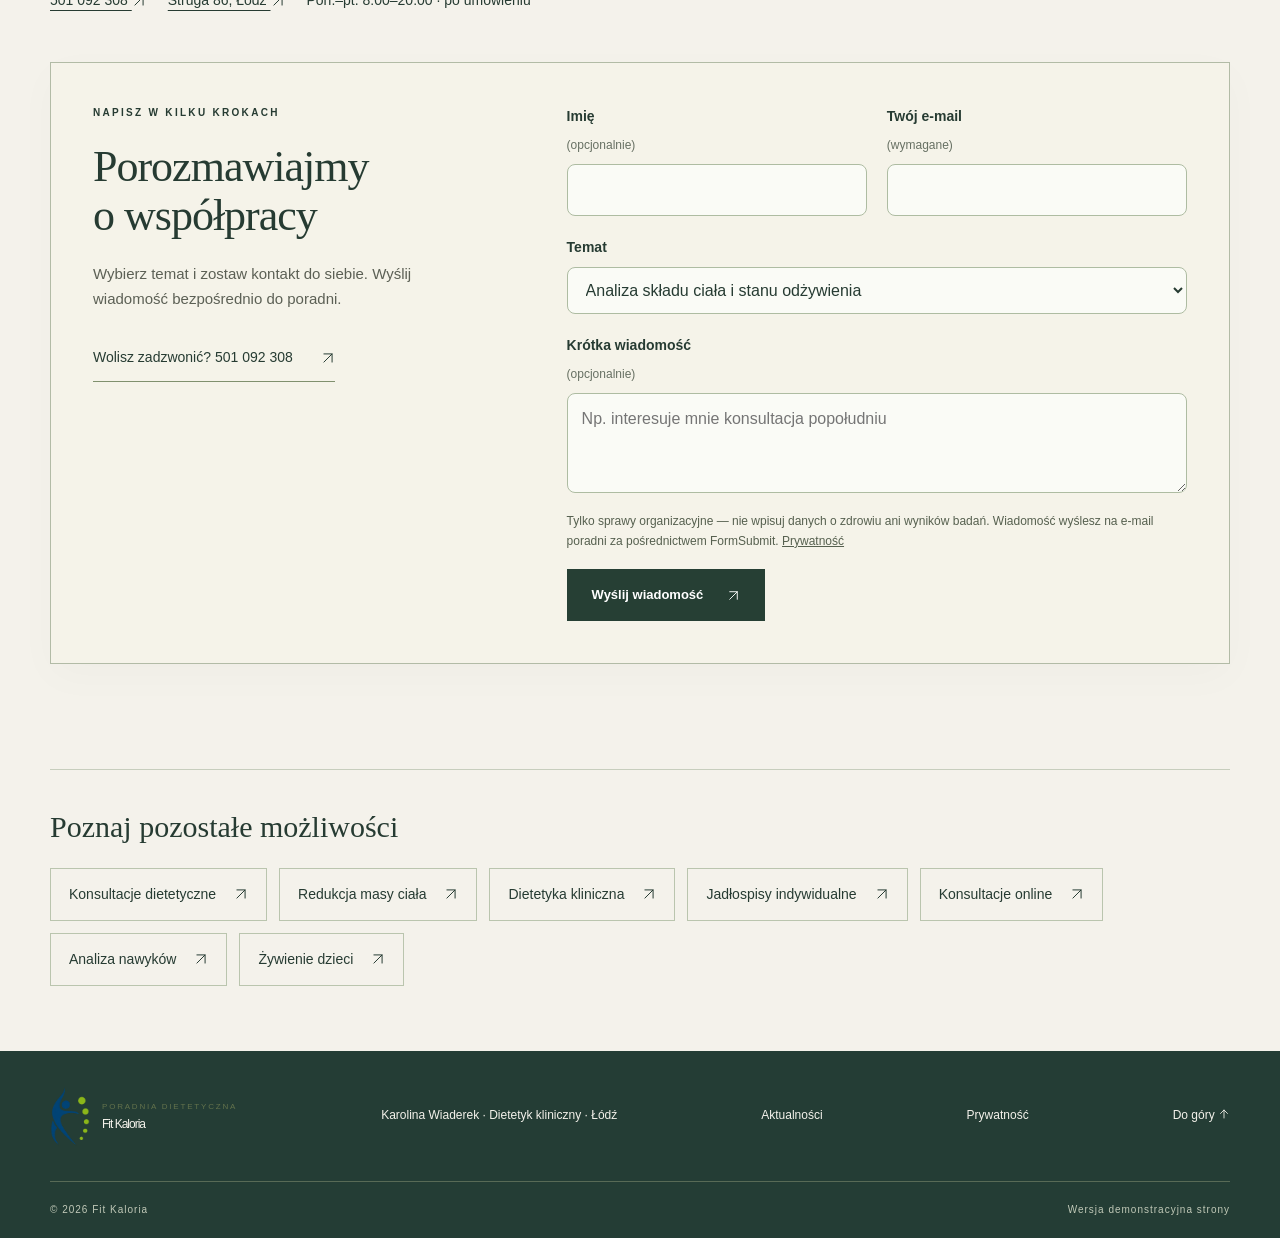
<file: analiza-skladu-ciala.html>
<!doctype html><html lang="pl"><head><meta charset="utf-8"><meta name="viewport" content="width=device-width,initial-scale=1"><meta name="theme-color" content="#243d35"><title>Analiza składu ciała i stanu odżywienia — Łódź | Fit Kaloria</title><meta name="description" content="Analiza składu ciała i stanu odżywienia w Łodzi. Karolina Wiaderek, dietetyk kliniczny — omówienie wyników i indywidualne zalecenia w Fit Kaloria."><link rel="canonical" href="https://gipsdrill.github.io/fit-kaloria-editorial-premium/analiza-skladu-ciala.html"><link rel="icon" href="favicon.ico?v=20" sizes="any"><link rel="icon" type="image/png" sizes="32x32" href="favicon-32.png?v=20"><link rel="icon" type="image/svg+xml" href="favicon.svg?v=20"><link rel="apple-touch-icon" sizes="180x180" href="apple-touch-icon.png?v=20"><link rel="stylesheet" href="style.css?v=52"><script src="app.js?v=51" defer></script><script type="application/ld+json">{"@context":"https://schema.org","@type":"LocalBusiness","name":"Fit Kaloria — Karolina Wiaderek","description":"Poradnia dietetyczna w Łodzi. Karolina Wiaderek, magister dietetyki, dietetyk ogólny i kliniczny. Konsultacje dla dorosłych i dzieci, jadłospisy i edukacja żywieniowa.","url":"https://gipsdrill.github.io/fit-kaloria-editorial-premium/","telephone":"+48 501 092 308","email":"karolina.wiaderek.dietetyk@gmail.com","address":{"@type":"PostalAddress","streetAddress":"ul. Andrzeja Struga 86","postalCode":"90-557","addressLocality":"Łódź","addressCountry":"PL"},"openingHours":["Mo-Fr 08:00-20:00"],"image":"https://gipsdrill.github.io/fit-kaloria-editorial-premium/karolina-purple.jpg","@id":"https://gipsdrill.github.io/fit-kaloria-editorial-premium/#poradnia","hasMap":"https://www.google.com/maps/place/Mgr+dietetyk+Karolina+Wiaderek+Poradnia+%22Fit+Kaloria%22/@51.7617247,19.4341873,17z/data=!3m1!4b1!4m5!3m4!1s0x471a35250b10f0a1:0xd8a62a814ab3b971!8m2!3d51.7617247!4d19.4341873","sameAs":["https://www.google.com/maps/place/Mgr+dietetyk+Karolina+Wiaderek+Poradnia+%22Fit+Kaloria%22/@51.7617247,19.4341873,17z/data=!3m1!4b1!4m5!3m4!1s0x471a35250b10f0a1:0xd8a62a814ab3b971!8m2!3d51.7617247!4d19.4341873","https://www.facebook.com/profile.php?id=100089357919979"],"geo":{"@type":"GeoCoordinates","latitude":51.7617247,"longitude":19.4341873},"areaServed":{"@type":"City","name":"Łódź"},"hasOfferCatalog":{"@type":"OfferCatalog","name":"Oferta Fit Kaloria","itemListElement":[{"@type":"Offer","itemOffered":{"@type":"Service","name":"Konsultacje dietetyczne","url":"https://gipsdrill.github.io/fit-kaloria-editorial-premium/konsultacje-dietetyczne.html"}},{"@type":"Offer","itemOffered":{"@type":"Service","name":"Redukcja masy ciała","url":"https://gipsdrill.github.io/fit-kaloria-editorial-premium/redukcja-masy-ciala.html"}},{"@type":"Offer","itemOffered":{"@type":"Service","name":"Dietetyka kliniczna","url":"https://gipsdrill.github.io/fit-kaloria-editorial-premium/dietetyka-kliniczna.html"}},{"@type":"Offer","itemOffered":{"@type":"Service","name":"Jadłospisy indywidualne","url":"https://gipsdrill.github.io/fit-kaloria-editorial-premium/jadlospisy-indywidualne.html"}},{"@type":"Offer","itemOffered":{"@type":"Service","name":"Konsultacje online","url":"https://gipsdrill.github.io/fit-kaloria-editorial-premium/konsultacje-online.html"}},{"@type":"Offer","itemOffered":{"@type":"Service","name":"Analiza nawyków","url":"https://gipsdrill.github.io/fit-kaloria-editorial-premium/analiza-nawykow.html"}},{"@type":"Offer","itemOffered":{"@type":"Service","name":"Analiza składu ciała i stanu odżywienia","url":"https://gipsdrill.github.io/fit-kaloria-editorial-premium/analiza-skladu-ciala.html"}},{"@type":"Offer","itemOffered":{"@type":"Service","name":"Żywienie dzieci","url":"https://gipsdrill.github.io/fit-kaloria-editorial-premium/zywienie-dzieci.html"}}]}}</script><script type="application/ld+json">{"@context":"https://schema.org","@graph":[{"@type":"Service","name":"Analiza składu ciała i stanu odżywienia","description":"Analiza składu ciała w Łodzi pomaga spojrzeć na masę ciała szerzej. W Fit Kaloria pomiar jest częścią oceny stanu odżywienia i punktem wyjścia do indywidualnych zaleceń.","url":"https://gipsdrill.github.io/fit-kaloria-editorial-premium/analiza-skladu-ciala.html","areaServed":{"@type":"City","name":"Łódź"},"provider":{"@type":"LocalBusiness","name":"Fit Kaloria — Karolina Wiaderek","url":"https://gipsdrill.github.io/fit-kaloria-editorial-premium/","telephone":"+48501092308"}},{"@type":"BreadcrumbList","itemListElement":[{"@type":"ListItem","position":1,"name":"Fit Kaloria","item":"https://gipsdrill.github.io/fit-kaloria-editorial-premium/"},{"@type":"ListItem","position":2,"name":"Analiza składu ciała i stanu odżywienia","item":"https://gipsdrill.github.io/fit-kaloria-editorial-premium/analiza-skladu-ciala.html"}]}]}</script><meta property="og:type" content="website"><meta property="og:locale" content="pl_PL"><meta property="og:site_name" content="Fit Kaloria — Poradnia Dietetyczna"><meta property="og:title" content="Analiza składu ciała i stanu odżywienia — Fit Kaloria"><meta property="og:description" content="Analiza składu ciała i stanu odżywienia w Łodzi. Karolina Wiaderek, dietetyk kliniczny — omówienie wyników i indywidualne zalecenia w Fit Kaloria."><meta property="og:url" content="https://gipsdrill.github.io/fit-kaloria-editorial-premium/analiza-skladu-ciala.html"><meta property="og:image" content="https://gipsdrill.github.io/fit-kaloria-editorial-premium/fit-kaloria-social-v21.jpg"><meta property="og:image:secure_url" content="https://gipsdrill.github.io/fit-kaloria-editorial-premium/fit-kaloria-social-v21.jpg"><meta property="og:image:type" content="image/jpeg"><meta property="og:image:width" content="1200"><meta property="og:image:height" content="630"><meta property="og:image:alt" content="Fit Kaloria — odżywianie w Twoim rytmie. Kolorowe warzywa przygotowywane w kuchni."><meta name="twitter:card" content="summary_large_image"><meta name="twitter:title" content="Analiza nawyków — Fit Kaloria"><meta name="twitter:description" content="Przyjrzyjmy się temu, co już działa, i temu, co warto zmienić. Punktem wyjścia są Twoje codzienne wybory."><meta name="twitter:image" content="https://gipsdrill.github.io/fit-kaloria-editorial-premium/fit-kaloria-social-v21.jpg"><meta name="twitter:image:alt" content="Fit Kaloria — odżywianie w Twoim rytmie. Kolorowe warzywa przygotowywane w kuchni."></head><body class="editorial service-page" id="top"><a href="#main" class="skip-link">Przejdź do treści</a><header class="editorial-header" id="start"><button class="menu-toggle" aria-expanded="false" aria-controls="editorial-menu"><span class="menu-lines" aria-hidden="true"></span><span class="menu-label">Menu</span></button><a class="editorial-logo" href="index.html" aria-label="Fit Kaloria — początek strony"><img class="brand-mark" src="logo-fit-kaloria.png" alt="" aria-hidden="true" width="213" height="320"><div><small class="brand-descriptor">PORADNIA DIETETYCZNA</small>FIT KALORIA<span>KAROLINA WIADEREK</span></div></a></header><div class="menu-backdrop" hidden></div><nav id="editorial-menu" class="editorial-menu" aria-label="Nawigacja główna" hidden><img class="brand-mark" src="logo-fit-kaloria.png" alt="" aria-hidden="true" width="213" height="320"><span class="eyebrow">FIT KALORIA · ŁÓDŹ</span><a href="index.html#oferta">Oferta</a><a href="index.html#o-mnie">O mnie</a><a href="index.html#proces">Współpraca</a><a href="index.html#opinie">Opinie</a><a href="aktualnosci.html">Aktualności</a><a href="#kontakt">Kontakt</a><div class="menu-contact"><a href="tel:+48501092308">+48 501 092 308</a><a href="mailto:karolina.wiaderek.dietetyk@gmail.com">karolina.wiaderek.dietetyk@gmail.com</a></div></nav><main id="main" class="service-main"><div class="container"><nav class="service-breadcrumb" aria-label="Ścieżka strony"><a href="index.html">Fit Kaloria</a><span aria-hidden="true">/</span><a href="index.html#oferta">Oferta</a><span aria-hidden="true">/</span><span aria-current="page">Analiza składu ciała i stanu odżywienia</span></nav><section class="service-hero" aria-labelledby="service-title"><div><span class="eyebrow">WIĘCEJ NIŻ LICZBA NA WADZE</span><h1 id="service-title">Analiza składu ciała i stanu odżywienia</h1><p class="service-lead">Analiza składu ciała w Łodzi pomaga spojrzeć na masę ciała szerzej. W Fit Kaloria pomiar jest częścią oceny stanu odżywienia i punktem wyjścia do indywidualnych zaleceń.</p><a class="button" href="#kontakt">Zapytaj o analizę <span class="link-arrow" aria-hidden="true"><svg class="ui-arrow" viewBox="0 0 24 24" width="24" height="24" aria-hidden="true" focusable="false"><path d="M5 19 19 5M5 5h14v14"/></svg></span></a></div><figure><img src="body-analysis.jpg" alt="Pomiar na analizatorze składu ciała i omówienie wyników z dietetykiem — fotografia ilustracyjna" width="1536" height="1024" fetchpriority="high" decoding="async"></figure></section><section class="service-context" aria-label="O usłudze"><div><span class="eyebrow">DLA CIEBIE</span><h2>Kiedy warto porozmawiać</h2><p>Dla osób, które chcą lepiej poznać swój organizm, rozpocząć pracę nad masą ciała lub przyjrzeć się zmianom w trakcie współpracy z dietetykiem. Rozmowa o odżywieniu pozwala uzupełnić obraz, którego nie daje sam wynik ważenia.</p></div><div><span class="eyebrow">INDYWIDUALNE PODEJŚCIE</span><h2>Jak możemy pracować</h2><p>Karolina łączy informacje z pomiaru z wywiadem dotyczącym zdrowia, codziennych posiłków i stylu życia. Wyjaśnia znaczenie wyników prostym językiem, a zalecenia dopasowuje do Twojej sytuacji. Kolejne pomiary mogą pomóc w obserwacji zmian podczas współpracy.</p><ul><li>Analiza składu ciała i ocena stanu odżywienia</li><li>Zrozumiałe omówienie wyników w kontekście wywiadu</li><li>Indywidualne zalecenia i obserwacja zmian</li></ul></div></section><section class="service-next"><h2>Twój pierwszy krok</h2><p>Umów spotkanie w poradni Fit Kaloria przy ul. Andrzeja Struga 86 w Łodzi. Podczas ustalania terminu dowiesz się, jak przygotować się do pomiaru i jakie informacje warto zabrać.</p></section><section class="service-contact" id="kontakt"><span class="eyebrow">KAROLINA WIADEREK · FIT KALORIA</span><h2>Ustalmy szczegóły</h2><div class="service-contact-line"><a href="tel:+48501092308">501 092 308 <span class="link-arrow" aria-hidden="true"><svg class="ui-arrow" viewBox="0 0 24 24" width="24" height="24" aria-hidden="true" focusable="false"><path d="M5 19 19 5M5 5h14v14"/></svg></span></a><a href="https://www.google.com/maps/place/Mgr+dietetyk+Karolina+Wiaderek+Poradnia+%22Fit+Kaloria%22/@51.7617247,19.4341873,17z/data=!3m1!4b1!4m5!3m4!1s0x471a35250b10f0a1:0xd8a62a814ab3b971!8m2!3d51.7617247!4d19.4341873" target="_blank" rel="noopener noreferrer">Struga 86, Łódź <span class="link-arrow" aria-hidden="true"><svg class="ui-arrow" viewBox="0 0 24 24" width="24" height="24" aria-hidden="true" focusable="false"><path d="M5 19 19 5M5 5h14v14"/></svg></span></a><span>Pon.–pt. 8:00–20:00 · po umówieniu</span></div><div class="quick-contact" id="formularz"><div class="quick-contact-intro"><span class="eyebrow">NAPISZ W KILKU KROKACH</span><h3>Porozmawiajmy<br>o współpracy</h3><p>Wybierz temat i zostaw kontakt do siebie. Wyślij wiadomość bezpośrednio do poradni.</p><a href="tel:+48501092308" class="text-link">Wolisz zadzwonić? 501 092 308 <span class="link-arrow" aria-hidden="true"><svg class="ui-arrow" viewBox="0 0 24 24" width="24" height="24" aria-hidden="true" focusable="false"><path d="M5 19 19 5M5 5h14v14"/></svg></span></a></div><form class="contact-form" action="https://formsubmit.co/karolina.wiaderek.dietetyk@gmail.com" method="POST" accept-charset="UTF-8" aria-label="Szybki kontakt" aria-describedby="form-note"><input type="hidden" name="_subject" value="Fit Kaloria — wiadomość z formularza kontaktowego"><input type="hidden" name="_template" value="table"><input type="hidden" name="_next" value="https://gipsdrill.github.io/fit-kaloria-editorial-premium/dziekujemy.html"><div class="contact-honeypot" aria-hidden="true"><label>Pozostaw to pole puste<input type="text" name="_honey" tabindex="-1" autocomplete="off"></label></div><fieldset class="form-fields"><legend class="visually-hidden">Dane kontaktowe i temat rozmowy</legend><label>Imię <span>(opcjonalnie)</span><input name="name" autocomplete="given-name" maxlength="60"></label><label>Twój e-mail <span>(wymagane)</span><input name="email" type="email" autocomplete="email" required maxlength="150"></label><label class="field-wide">Temat<select name="topic"><option>Termin konsultacji</option><option>Oferta i cennik</option><option>Konsultacje dietetyczne</option><option>Redukcja masy ciała</option><option>Dietetyka kliniczna</option><option>Jadłospisy indywidualne</option><option>Konsultacje online</option><option>Analiza nawyków</option><option selected>Analiza składu ciała i stanu odżywienia</option><option>Żywienie dzieci</option><option>Warsztaty dietetyczne</option></select></label><label class="field-wide">Krótka wiadomość <span>(opcjonalnie)</span><textarea name="message" rows="3" maxlength="600" placeholder="Np. interesuje mnie konsultacja popołudniu"></textarea></label></fieldset><p id="form-note" class="form-note">Tylko sprawy organizacyjne — nie wpisuj danych o zdrowiu ani wyników badań. Wiadomość wyślesz na e-mail poradni za pośrednictwem FormSubmit. <a href="prywatnosc.html">Prywatność</a></p><button class="button form-submit" type="submit">Wyślij wiadomość <span class="link-arrow" aria-hidden="true"><svg class="ui-arrow" viewBox="0 0 24 24" width="24" height="24" aria-hidden="true" focusable="false"><path d="M5 19 19 5M5 5h14v14"/></svg></span></button></form></div></section><nav class="service-related" aria-label="Pozostałe usługi"><h2>Poznaj pozostałe możliwości</h2><div class="related-links"><a href="konsultacje-dietetyczne.html">Konsultacje dietetyczne <span class="link-arrow" aria-hidden="true"><svg class="ui-arrow" viewBox="0 0 24 24" width="24" height="24" aria-hidden="true" focusable="false"><path d="M5 19 19 5M5 5h14v14"/></svg></span></a><a href="redukcja-masy-ciala.html">Redukcja masy ciała <span class="link-arrow" aria-hidden="true"><svg class="ui-arrow" viewBox="0 0 24 24" width="24" height="24" aria-hidden="true" focusable="false"><path d="M5 19 19 5M5 5h14v14"/></svg></span></a><a href="dietetyka-kliniczna.html">Dietetyka kliniczna <span class="link-arrow" aria-hidden="true"><svg class="ui-arrow" viewBox="0 0 24 24" width="24" height="24" aria-hidden="true" focusable="false"><path d="M5 19 19 5M5 5h14v14"/></svg></span></a><a href="jadlospisy-indywidualne.html">Jadłospisy indywidualne <span class="link-arrow" aria-hidden="true"><svg class="ui-arrow" viewBox="0 0 24 24" width="24" height="24" aria-hidden="true" focusable="false"><path d="M5 19 19 5M5 5h14v14"/></svg></span></a><a href="konsultacje-online.html">Konsultacje online <span class="link-arrow" aria-hidden="true"><svg class="ui-arrow" viewBox="0 0 24 24" width="24" height="24" aria-hidden="true" focusable="false"><path d="M5 19 19 5M5 5h14v14"/></svg></span></a><a href="analiza-nawykow.html">Analiza nawyków <span class="link-arrow" aria-hidden="true"><svg class="ui-arrow" viewBox="0 0 24 24" width="24" height="24" aria-hidden="true" focusable="false"><path d="M5 19 19 5M5 5h14v14"/></svg></span></a><a href="zywienie-dzieci.html">Żywienie dzieci <span class="link-arrow" aria-hidden="true"><svg class="ui-arrow" viewBox="0 0 24 24" width="24" height="24" aria-hidden="true" focusable="false"><path d="M5 19 19 5M5 5h14v14"/></svg></span></a></div></nav></div></main><footer><div class="container footer-inner"><a class="brand" href="index.html" aria-label="Fit Kaloria — początek strony"><img class="brand-mark" src="logo-fit-kaloria.png" alt="" aria-hidden="true" width="213" height="320"><span><small>PORADNIA DIETETYCZNA</small>Fit Kaloria</span></a><p>Karolina Wiaderek · Dietetyk kliniczny · Łódź</p><a href="aktualnosci.html">Aktualności</a><a href="prywatnosc.html">Prywatność</a><a href="index.html">Do góry <svg class="ui-arrow" viewBox="0 0 24 24" width="24" height="24" aria-hidden="true" focusable="false"><path d="M12 20V4m-7 7 7-7 7 7"/></svg></a></div><div class="container footer-bottom"><span>© 2026 Fit Kaloria</span><span>Wersja demonstracyjna strony</span></div></footer></body></html>
</file>
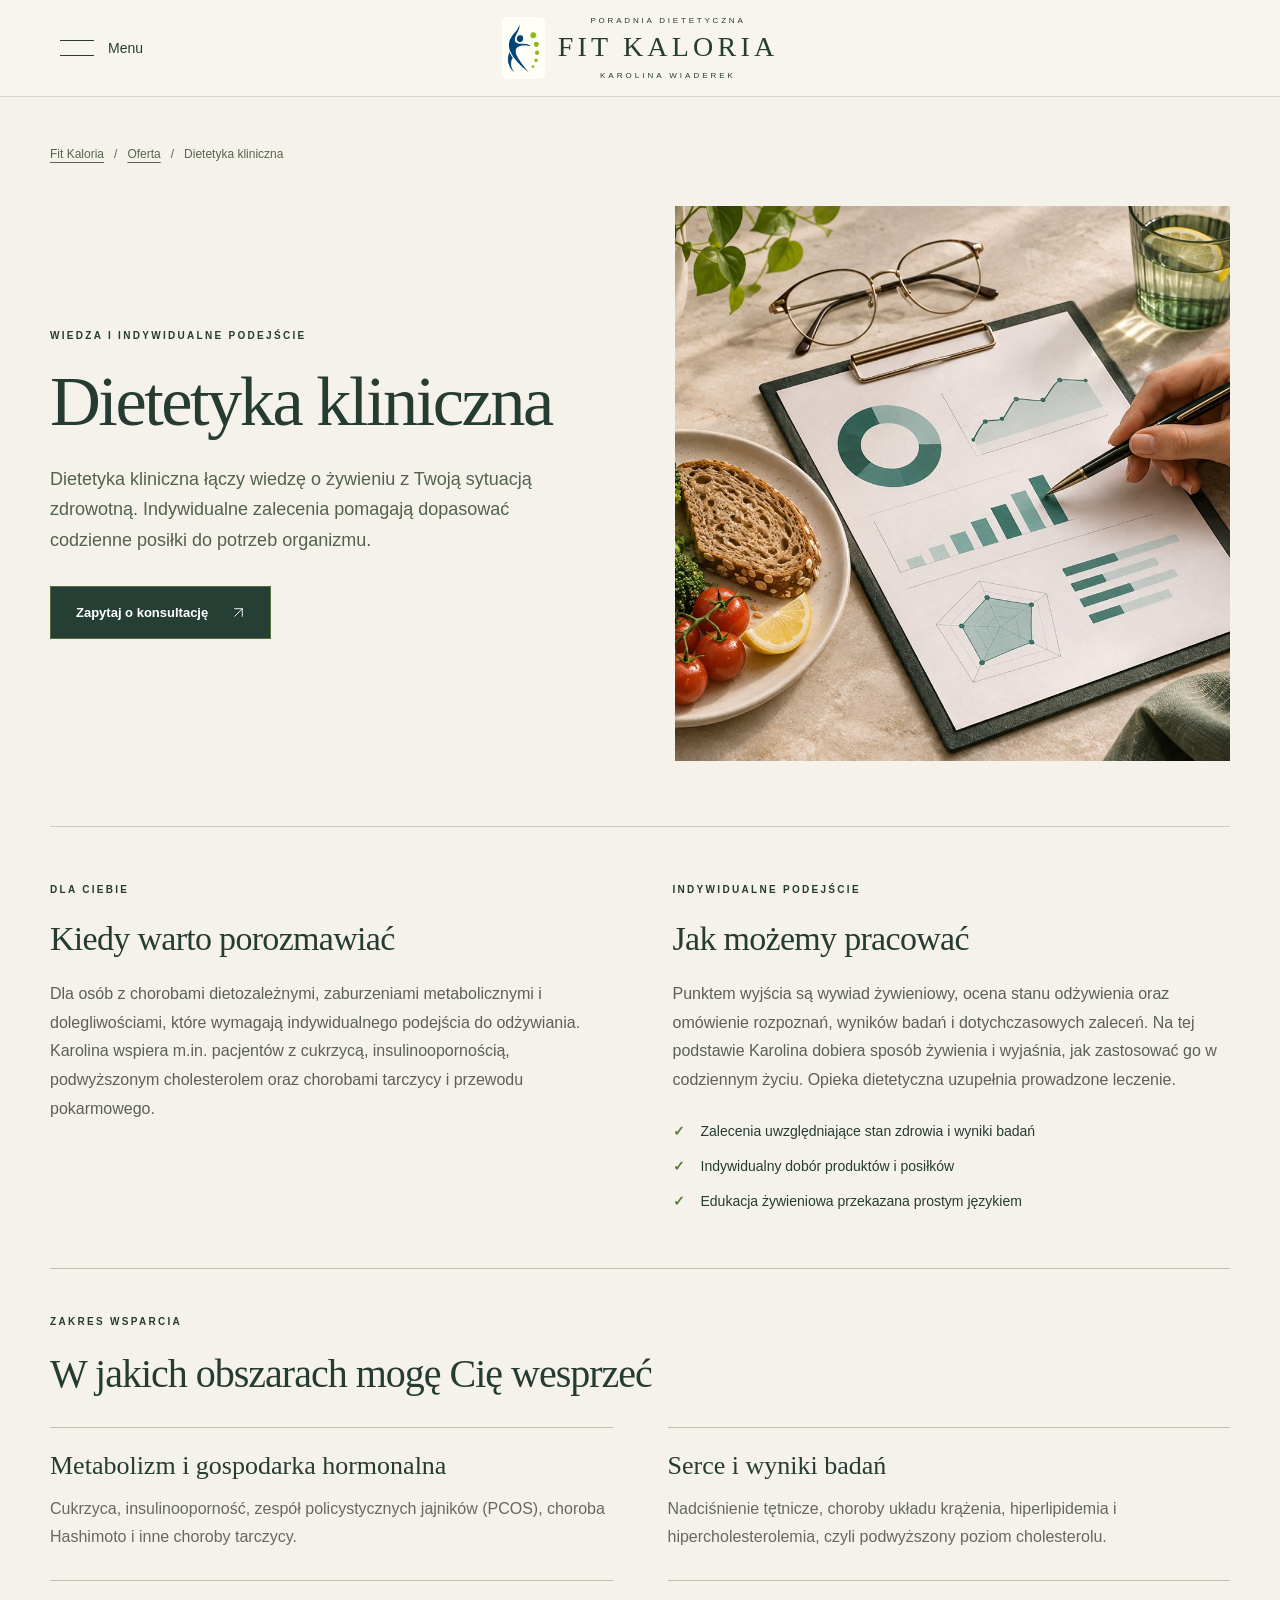
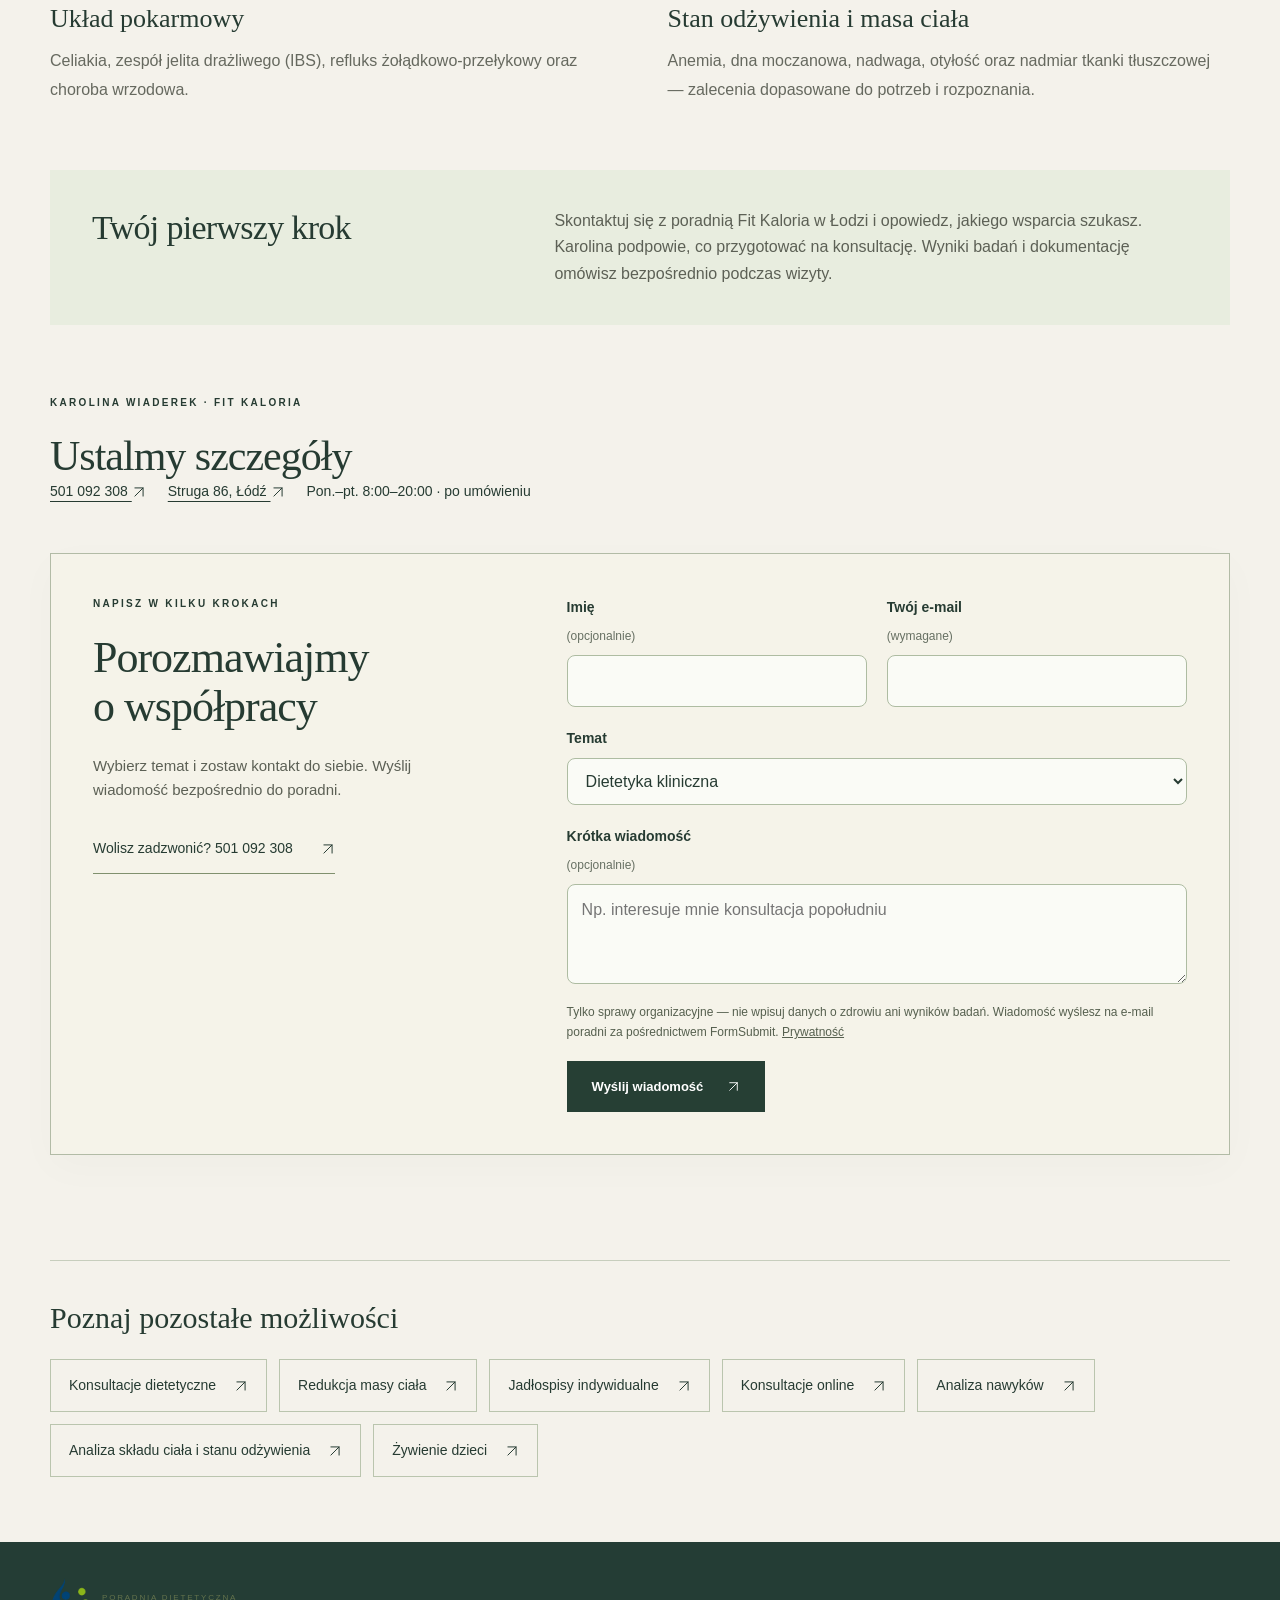
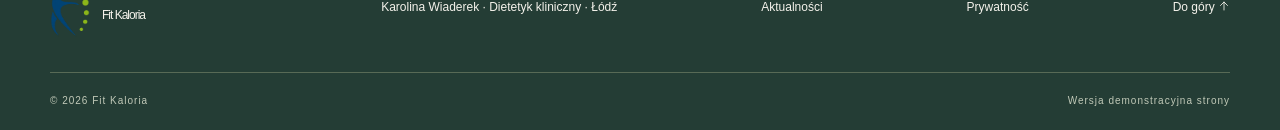
<file: dietetyka-kliniczna.html>
<!doctype html><html lang="pl"><head><meta charset="utf-8"><meta name="viewport" content="width=device-width,initial-scale=1"><meta name="theme-color" content="#243d35"><title>Dietetyka kliniczna — dietetyk Łódź | Fit Kaloria</title><meta name="description" content="Dietetyk kliniczny w Łodzi — wsparcie przy cukrzycy, insulinooporności, chorobach tarczycy i przewodu pokarmowego. Indywidualne zalecenia w Fit Kaloria."><link rel="canonical" href="https://gipsdrill.github.io/fit-kaloria-editorial-premium/dietetyka-kliniczna.html"><link rel="icon" href="favicon.ico?v=20" sizes="any"><link rel="icon" type="image/png" sizes="32x32" href="favicon-32.png?v=20"><link rel="icon" type="image/svg+xml" href="favicon.svg?v=20"><link rel="apple-touch-icon" sizes="180x180" href="apple-touch-icon.png?v=20"><link rel="stylesheet" href="style.css?v=52"><script src="app.js?v=51" defer></script><script type="application/ld+json">{"@context":"https://schema.org","@type":"LocalBusiness","name":"Fit Kaloria — Karolina Wiaderek","description":"Poradnia dietetyczna w Łodzi. Karolina Wiaderek, magister dietetyki, dietetyk ogólny i kliniczny. Konsultacje dla dorosłych i dzieci, jadłospisy i edukacja żywieniowa.","url":"https://gipsdrill.github.io/fit-kaloria-editorial-premium/","telephone":"+48 501 092 308","email":"karolina.wiaderek.dietetyk@gmail.com","address":{"@type":"PostalAddress","streetAddress":"ul. Andrzeja Struga 86","postalCode":"90-557","addressLocality":"Łódź","addressCountry":"PL"},"openingHours":["Mo-Fr 08:00-20:00"],"image":"https://gipsdrill.github.io/fit-kaloria-editorial-premium/karolina-purple.jpg","@id":"https://gipsdrill.github.io/fit-kaloria-editorial-premium/#poradnia","hasMap":"https://www.google.com/maps/place/Mgr+dietetyk+Karolina+Wiaderek+Poradnia+%22Fit+Kaloria%22/@51.7617247,19.4341873,17z/data=!3m1!4b1!4m5!3m4!1s0x471a35250b10f0a1:0xd8a62a814ab3b971!8m2!3d51.7617247!4d19.4341873","sameAs":["https://www.google.com/maps/place/Mgr+dietetyk+Karolina+Wiaderek+Poradnia+%22Fit+Kaloria%22/@51.7617247,19.4341873,17z/data=!3m1!4b1!4m5!3m4!1s0x471a35250b10f0a1:0xd8a62a814ab3b971!8m2!3d51.7617247!4d19.4341873","https://www.facebook.com/profile.php?id=100089357919979"],"geo":{"@type":"GeoCoordinates","latitude":51.7617247,"longitude":19.4341873},"areaServed":{"@type":"City","name":"Łódź"},"hasOfferCatalog":{"@type":"OfferCatalog","name":"Oferta Fit Kaloria","itemListElement":[{"@type":"Offer","itemOffered":{"@type":"Service","name":"Konsultacje dietetyczne","url":"https://gipsdrill.github.io/fit-kaloria-editorial-premium/konsultacje-dietetyczne.html"}},{"@type":"Offer","itemOffered":{"@type":"Service","name":"Redukcja masy ciała","url":"https://gipsdrill.github.io/fit-kaloria-editorial-premium/redukcja-masy-ciala.html"}},{"@type":"Offer","itemOffered":{"@type":"Service","name":"Dietetyka kliniczna","url":"https://gipsdrill.github.io/fit-kaloria-editorial-premium/dietetyka-kliniczna.html"}},{"@type":"Offer","itemOffered":{"@type":"Service","name":"Jadłospisy indywidualne","url":"https://gipsdrill.github.io/fit-kaloria-editorial-premium/jadlospisy-indywidualne.html"}},{"@type":"Offer","itemOffered":{"@type":"Service","name":"Konsultacje online","url":"https://gipsdrill.github.io/fit-kaloria-editorial-premium/konsultacje-online.html"}},{"@type":"Offer","itemOffered":{"@type":"Service","name":"Analiza nawyków","url":"https://gipsdrill.github.io/fit-kaloria-editorial-premium/analiza-nawykow.html"}},{"@type":"Offer","itemOffered":{"@type":"Service","name":"Analiza składu ciała i stanu odżywienia","url":"https://gipsdrill.github.io/fit-kaloria-editorial-premium/analiza-skladu-ciala.html"}},{"@type":"Offer","itemOffered":{"@type":"Service","name":"Żywienie dzieci","url":"https://gipsdrill.github.io/fit-kaloria-editorial-premium/zywienie-dzieci.html"}}]}}</script><script type="application/ld+json">{"@context":"https://schema.org","@graph":[{"@type":"Service","name":"Dietetyka kliniczna","description":"Dietetyka kliniczna łączy wiedzę o żywieniu z Twoją sytuacją zdrowotną. Indywidualne zalecenia pomagają dopasować codzienne posiłki do potrzeb organizmu.","url":"https://gipsdrill.github.io/fit-kaloria-editorial-premium/dietetyka-kliniczna.html","areaServed":{"@type":"City","name":"Łódź"},"provider":{"@type":"LocalBusiness","name":"Fit Kaloria — Karolina Wiaderek","url":"https://gipsdrill.github.io/fit-kaloria-editorial-premium/","telephone":"+48501092308"}},{"@type":"BreadcrumbList","itemListElement":[{"@type":"ListItem","position":1,"name":"Fit Kaloria","item":"https://gipsdrill.github.io/fit-kaloria-editorial-premium/"},{"@type":"ListItem","position":2,"name":"Dietetyka kliniczna","item":"https://gipsdrill.github.io/fit-kaloria-editorial-premium/dietetyka-kliniczna.html"}]}]}</script><meta property="og:type" content="website"><meta property="og:locale" content="pl_PL"><meta property="og:site_name" content="Fit Kaloria — Poradnia Dietetyczna"><meta property="og:title" content="Dietetyka kliniczna — Fit Kaloria"><meta property="og:description" content="Dietetyk kliniczny w Łodzi — wsparcie przy cukrzycy, insulinooporności, chorobach tarczycy i przewodu pokarmowego. Indywidualne zalecenia w Fit Kaloria."><meta property="og:url" content="https://gipsdrill.github.io/fit-kaloria-editorial-premium/dietetyka-kliniczna.html"><meta property="og:image" content="https://gipsdrill.github.io/fit-kaloria-editorial-premium/fit-kaloria-social-v21.jpg"><meta property="og:image:secure_url" content="https://gipsdrill.github.io/fit-kaloria-editorial-premium/fit-kaloria-social-v21.jpg"><meta property="og:image:type" content="image/jpeg"><meta property="og:image:width" content="1200"><meta property="og:image:height" content="630"><meta property="og:image:alt" content="Fit Kaloria — odżywianie w Twoim rytmie. Kolorowe warzywa przygotowywane w kuchni."><meta name="twitter:card" content="summary_large_image"><meta name="twitter:title" content="Dietetyka kliniczna — Fit Kaloria"><meta name="twitter:description" content="Wsparcie żywieniowe uwzględniające Twoją sytuację zdrowotną, codzienność i potrzeby."><meta name="twitter:image" content="https://gipsdrill.github.io/fit-kaloria-editorial-premium/fit-kaloria-social-v21.jpg"><meta name="twitter:image:alt" content="Fit Kaloria — odżywianie w Twoim rytmie. Kolorowe warzywa przygotowywane w kuchni."></head><body class="editorial service-page" id="top"><a href="#main" class="skip-link">Przejdź do treści</a><header class="editorial-header" id="start"><button class="menu-toggle" aria-expanded="false" aria-controls="editorial-menu"><span class="menu-lines" aria-hidden="true"></span><span class="menu-label">Menu</span></button><a class="editorial-logo" href="index.html" aria-label="Fit Kaloria — początek strony"><img class="brand-mark" src="logo-fit-kaloria.png" alt="" aria-hidden="true" width="213" height="320"><div><small class="brand-descriptor">PORADNIA DIETETYCZNA</small>FIT KALORIA<span>KAROLINA WIADEREK</span></div></a></header><div class="menu-backdrop" hidden></div><nav id="editorial-menu" class="editorial-menu" aria-label="Nawigacja główna" hidden><img class="brand-mark" src="logo-fit-kaloria.png" alt="" aria-hidden="true" width="213" height="320"><span class="eyebrow">FIT KALORIA · ŁÓDŹ</span><a href="index.html#oferta">Oferta</a><a href="index.html#o-mnie">O mnie</a><a href="index.html#proces">Współpraca</a><a href="index.html#opinie">Opinie</a><a href="aktualnosci.html">Aktualności</a><a href="#kontakt">Kontakt</a><div class="menu-contact"><a href="tel:+48501092308">+48 501 092 308</a><a href="mailto:karolina.wiaderek.dietetyk@gmail.com">karolina.wiaderek.dietetyk@gmail.com</a></div></nav><main id="main" class="service-main"><div class="container"><nav class="service-breadcrumb" aria-label="Ścieżka strony"><a href="index.html">Fit Kaloria</a><span aria-hidden="true">/</span><a href="index.html#oferta">Oferta</a><span aria-hidden="true">/</span><span aria-current="page">Dietetyka kliniczna</span></nav><section class="service-hero" aria-labelledby="service-title"><div><span class="eyebrow">WIEDZA I INDYWIDUALNE PODEJŚCIE</span><h1 id="service-title">Dietetyka kliniczna</h1><p class="service-lead">Dietetyka kliniczna łączy wiedzę o żywieniu z Twoją sytuacją zdrowotną. Indywidualne zalecenia pomagają dopasować codzienne posiłki do potrzeb organizmu.</p><a class="button" href="#kontakt">Zapytaj o konsultację <span class="link-arrow" aria-hidden="true"><svg class="ui-arrow" viewBox="0 0 24 24" width="24" height="24" aria-hidden="true" focusable="false"><path d="M5 19 19 5M5 5h14v14"/></svg></span></a></div><figure><img src="clinical-premium.jpg" alt="Analiza informacji żywieniowych przy stole ze świeżymi produktami — fotografia ilustracyjna" width="1400" height="933" fetchpriority="high"></figure></section><section class="service-context" aria-label="O usłudze"><div><span class="eyebrow">DLA CIEBIE</span><h2>Kiedy warto porozmawiać</h2><p>Dla osób z chorobami dietozależnymi, zaburzeniami metabolicznymi i dolegliwościami, które wymagają indywidualnego podejścia do odżywiania. Karolina wspiera m.in. pacjentów z cukrzycą, insulinoopornością, podwyższonym cholesterolem oraz chorobami tarczycy i przewodu pokarmowego.</p></div><div><span class="eyebrow">INDYWIDUALNE PODEJŚCIE</span><h2>Jak możemy pracować</h2><p>Punktem wyjścia są wywiad żywieniowy, ocena stanu odżywienia oraz omówienie rozpoznań, wyników badań i dotychczasowych zaleceń. Na tej podstawie Karolina dobiera sposób żywienia i wyjaśnia, jak zastosować go w codziennym życiu. Opieka dietetyczna uzupełnia prowadzone leczenie.</p><ul><li>Zalecenia uwzględniające stan zdrowia i wyniki badań</li><li>Indywidualny dobór produktów i posiłków</li><li>Edukacja żywieniowa przekazana prostym językiem</li></ul></div></section><section class="service-details" id="zakres-wsparcia" aria-labelledby="support-title"><span class="eyebrow">ZAKRES WSPARCIA</span><h2 id="support-title">W jakich obszarach mogę Cię wesprzeć</h2><div class="service-details-grid"><article><h3>Metabolizm i gospodarka hormonalna</h3><p>Cukrzyca, insulinooporność, zespół policystycznych jajników (PCOS), choroba Hashimoto i inne choroby tarczycy.</p></article><article><h3>Serce i wyniki badań</h3><p>Nadciśnienie tętnicze, choroby układu krążenia, hiperlipidemia i hipercholesterolemia, czyli podwyższony poziom cholesterolu.</p></article><article><h3>Układ pokarmowy</h3><p>Celiakia, zespół jelita drażliwego (IBS), refluks żołądkowo-przełykowy oraz choroba wrzodowa.</p></article><article><h3>Stan odżywienia i masa ciała</h3><p>Anemia, dna moczanowa, nadwaga, otyłość oraz nadmiar tkanki tłuszczowej — zalecenia dopasowane do potrzeb i rozpoznania.</p></article></div></section><section class="service-next"><h2>Twój pierwszy krok</h2><p>Skontaktuj się z poradnią Fit Kaloria w Łodzi i opowiedz, jakiego wsparcia szukasz. Karolina podpowie, co przygotować na konsultację. Wyniki badań i dokumentację omówisz bezpośrednio podczas wizyty.</p></section><section class="service-contact" id="kontakt"><span class="eyebrow">KAROLINA WIADEREK · FIT KALORIA</span><h2>Ustalmy szczegóły</h2><div class="service-contact-line"><a href="tel:+48501092308">501 092 308 <span class="link-arrow" aria-hidden="true"><svg class="ui-arrow" viewBox="0 0 24 24" width="24" height="24" aria-hidden="true" focusable="false"><path d="M5 19 19 5M5 5h14v14"/></svg></span></a><a href="https://www.google.com/maps/place/Mgr+dietetyk+Karolina+Wiaderek+Poradnia+%22Fit+Kaloria%22/@51.7617247,19.4341873,17z/data=!3m1!4b1!4m5!3m4!1s0x471a35250b10f0a1:0xd8a62a814ab3b971!8m2!3d51.7617247!4d19.4341873" target="_blank" rel="noopener noreferrer">Struga 86, Łódź <span class="link-arrow" aria-hidden="true"><svg class="ui-arrow" viewBox="0 0 24 24" width="24" height="24" aria-hidden="true" focusable="false"><path d="M5 19 19 5M5 5h14v14"/></svg></span></a><span>Pon.–pt. 8:00–20:00 · po umówieniu</span></div><div class="quick-contact" id="formularz"><div class="quick-contact-intro"><span class="eyebrow">NAPISZ W KILKU KROKACH</span><h3>Porozmawiajmy<br>o współpracy</h3><p>Wybierz temat i zostaw kontakt do siebie. Wyślij wiadomość bezpośrednio do poradni.</p><a href="tel:+48501092308" class="text-link">Wolisz zadzwonić? 501 092 308 <span class="link-arrow" aria-hidden="true"><svg class="ui-arrow" viewBox="0 0 24 24" width="24" height="24" aria-hidden="true" focusable="false"><path d="M5 19 19 5M5 5h14v14"/></svg></span></a></div><form class="contact-form" action="https://formsubmit.co/karolina.wiaderek.dietetyk@gmail.com" method="POST" accept-charset="UTF-8" aria-label="Szybki kontakt" aria-describedby="form-note"><input type="hidden" name="_subject" value="Fit Kaloria — wiadomość z formularza kontaktowego"><input type="hidden" name="_template" value="table"><input type="hidden" name="_next" value="https://gipsdrill.github.io/fit-kaloria-editorial-premium/dziekujemy.html"><div class="contact-honeypot" aria-hidden="true"><label>Pozostaw to pole puste<input type="text" name="_honey" tabindex="-1" autocomplete="off"></label></div><fieldset class="form-fields"><legend class="visually-hidden">Dane kontaktowe i temat rozmowy</legend><label>Imię <span>(opcjonalnie)</span><input name="name" autocomplete="given-name" maxlength="60"></label><label>Twój e-mail <span>(wymagane)</span><input name="email" type="email" autocomplete="email" required maxlength="150"></label><label class="field-wide">Temat<select name="topic"><option>Termin konsultacji</option><option>Oferta i cennik</option><option>Konsultacje dietetyczne</option><option>Redukcja masy ciała</option><option selected>Dietetyka kliniczna</option><option>Jadłospisy indywidualne</option><option>Konsultacje online</option><option>Analiza nawyków</option><option>Analiza składu ciała i stanu odżywienia</option><option>Żywienie dzieci</option><option>Warsztaty dietetyczne</option></select></label><label class="field-wide">Krótka wiadomość <span>(opcjonalnie)</span><textarea name="message" rows="3" maxlength="600" placeholder="Np. interesuje mnie konsultacja popołudniu"></textarea></label></fieldset><p id="form-note" class="form-note">Tylko sprawy organizacyjne — nie wpisuj danych o zdrowiu ani wyników badań. Wiadomość wyślesz na e-mail poradni za pośrednictwem FormSubmit. <a href="prywatnosc.html">Prywatność</a></p><button class="button form-submit" type="submit">Wyślij wiadomość <span class="link-arrow" aria-hidden="true"><svg class="ui-arrow" viewBox="0 0 24 24" width="24" height="24" aria-hidden="true" focusable="false"><path d="M5 19 19 5M5 5h14v14"/></svg></span></button></form></div></section><nav class="service-related" aria-label="Pozostałe usługi"><h2>Poznaj pozostałe możliwości</h2><div class="related-links"><a href="konsultacje-dietetyczne.html">Konsultacje dietetyczne <span class="link-arrow" aria-hidden="true"><svg class="ui-arrow" viewBox="0 0 24 24" width="24" height="24" aria-hidden="true" focusable="false"><path d="M5 19 19 5M5 5h14v14"/></svg></span></a><a href="redukcja-masy-ciala.html">Redukcja masy ciała <span class="link-arrow" aria-hidden="true"><svg class="ui-arrow" viewBox="0 0 24 24" width="24" height="24" aria-hidden="true" focusable="false"><path d="M5 19 19 5M5 5h14v14"/></svg></span></a><a href="jadlospisy-indywidualne.html">Jadłospisy indywidualne <span class="link-arrow" aria-hidden="true"><svg class="ui-arrow" viewBox="0 0 24 24" width="24" height="24" aria-hidden="true" focusable="false"><path d="M5 19 19 5M5 5h14v14"/></svg></span></a><a href="konsultacje-online.html">Konsultacje online <span class="link-arrow" aria-hidden="true"><svg class="ui-arrow" viewBox="0 0 24 24" width="24" height="24" aria-hidden="true" focusable="false"><path d="M5 19 19 5M5 5h14v14"/></svg></span></a><a href="analiza-nawykow.html">Analiza nawyków <span class="link-arrow" aria-hidden="true"><svg class="ui-arrow" viewBox="0 0 24 24" width="24" height="24" aria-hidden="true" focusable="false"><path d="M5 19 19 5M5 5h14v14"/></svg></span></a><a href="analiza-skladu-ciala.html">Analiza składu ciała i stanu odżywienia <span class="link-arrow" aria-hidden="true"><svg class="ui-arrow" viewBox="0 0 24 24" width="24" height="24" aria-hidden="true" focusable="false"><path d="M5 19 19 5M5 5h14v14"/></svg></span></a><a href="zywienie-dzieci.html">Żywienie dzieci <span class="link-arrow" aria-hidden="true"><svg class="ui-arrow" viewBox="0 0 24 24" width="24" height="24" aria-hidden="true" focusable="false"><path d="M5 19 19 5M5 5h14v14"/></svg></span></a></div></nav></div></main><footer><div class="container footer-inner"><a class="brand" href="index.html" aria-label="Fit Kaloria — początek strony"><img class="brand-mark" src="logo-fit-kaloria.png" alt="" aria-hidden="true" width="213" height="320"><span><small>PORADNIA DIETETYCZNA</small>Fit Kaloria</span></a><p>Karolina Wiaderek · Dietetyk kliniczny · Łódź</p><a href="aktualnosci.html">Aktualności</a><a href="prywatnosc.html">Prywatność</a><a href="index.html">Do góry <svg class="ui-arrow" viewBox="0 0 24 24" width="24" height="24" aria-hidden="true" focusable="false"><path d="M12 20V4m-7 7 7-7 7 7"/></svg></a></div><div class="container footer-bottom"><span>© 2026 Fit Kaloria</span><span>Wersja demonstracyjna strony</span></div></footer></body></html>
</file>
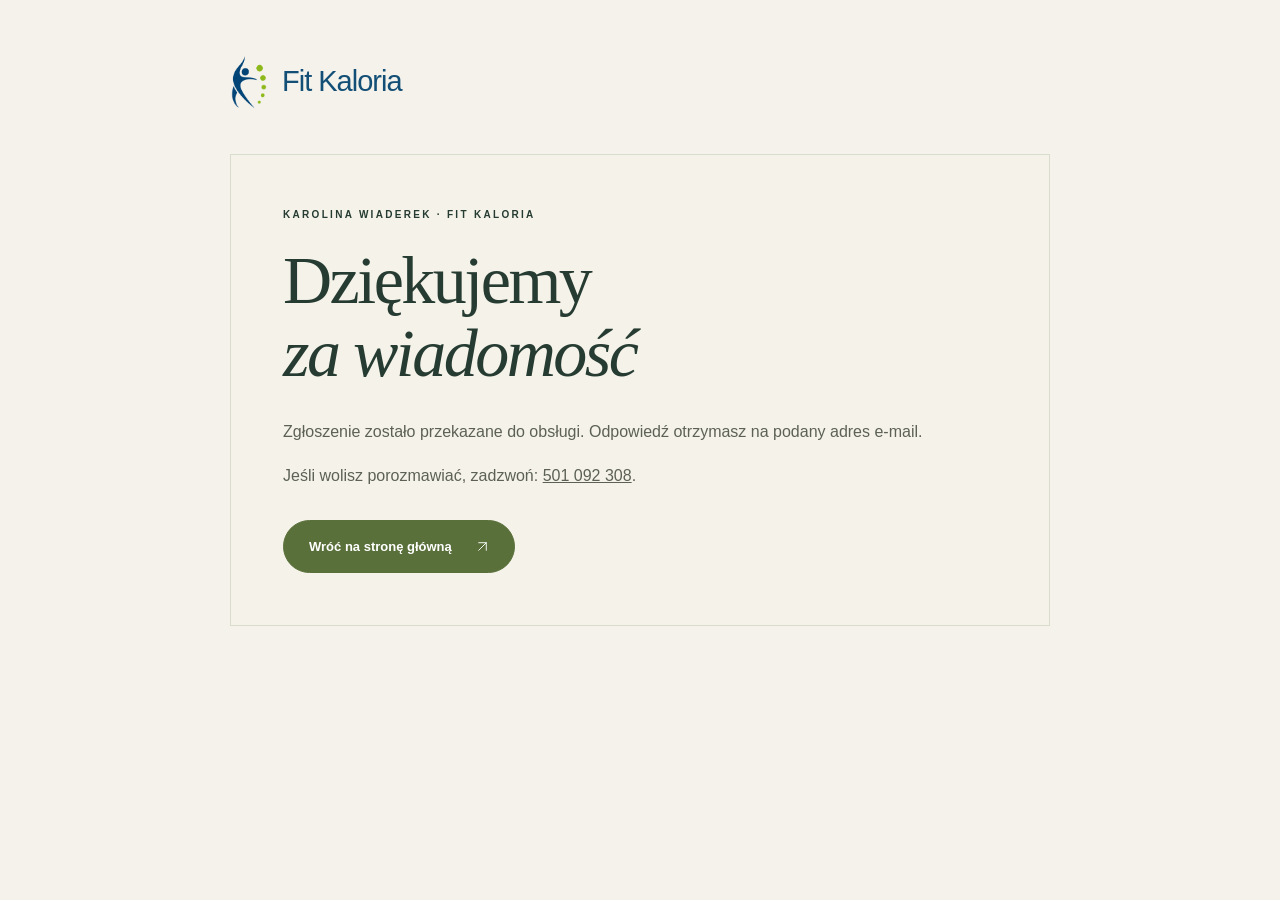
<file: dziekujemy.html>
<!doctype html><html lang="pl"><head><meta charset="utf-8"><meta name="viewport" content="width=device-width,initial-scale=1"><meta name="robots" content="noindex,follow"><title>Dziękujemy za wiadomość — Fit Kaloria</title><meta name="description" content="Dziękujemy za kontakt z poradnią Fit Kaloria Karoliny Wiaderek w Łodzi."><link rel="canonical" href="https://gipsdrill.github.io/fit-kaloria-editorial-premium/dziekujemy.html"><link rel="stylesheet" href="style.css?v=52"><link rel="icon" href="favicon.ico?v=20" sizes="any"><link rel="icon" type="image/png" sizes="32x32" href="favicon-32.png?v=20"><link rel="icon" type="image/svg+xml" href="favicon.svg?v=20"><link rel="apple-touch-icon" sizes="180x180" href="apple-touch-icon.png?v=20"></head><body class="editorial"><main class="message-confirmation"><a href="index.html" class="brand"><img src="logo-fit-kaloria.png" alt="" width="38" height="54"><span>Fit Kaloria</span></a><section class="confirmation-panel"><span class="eyebrow">KAROLINA WIADEREK · FIT KALORIA</span><h1>Dziękujemy<br><em>za wiadomość</em></h1><p>Zgłoszenie zostało przekazane do obsługi. Odpowiedź otrzymasz na podany adres e-mail.</p><p>Jeśli wolisz porozmawiać, zadzwoń: <a href="tel:+48501092308">501 092 308</a>.</p><a class="button" href="index.html">Wróć na stronę główną <span class="link-arrow" aria-hidden="true"><svg class="ui-arrow" viewBox="0 0 24 24" width="24" height="24" aria-hidden="true" focusable="false"><path d="M5 19 19 5M5 5h14v14"/></svg></span></a></section></main></body></html>
</file>
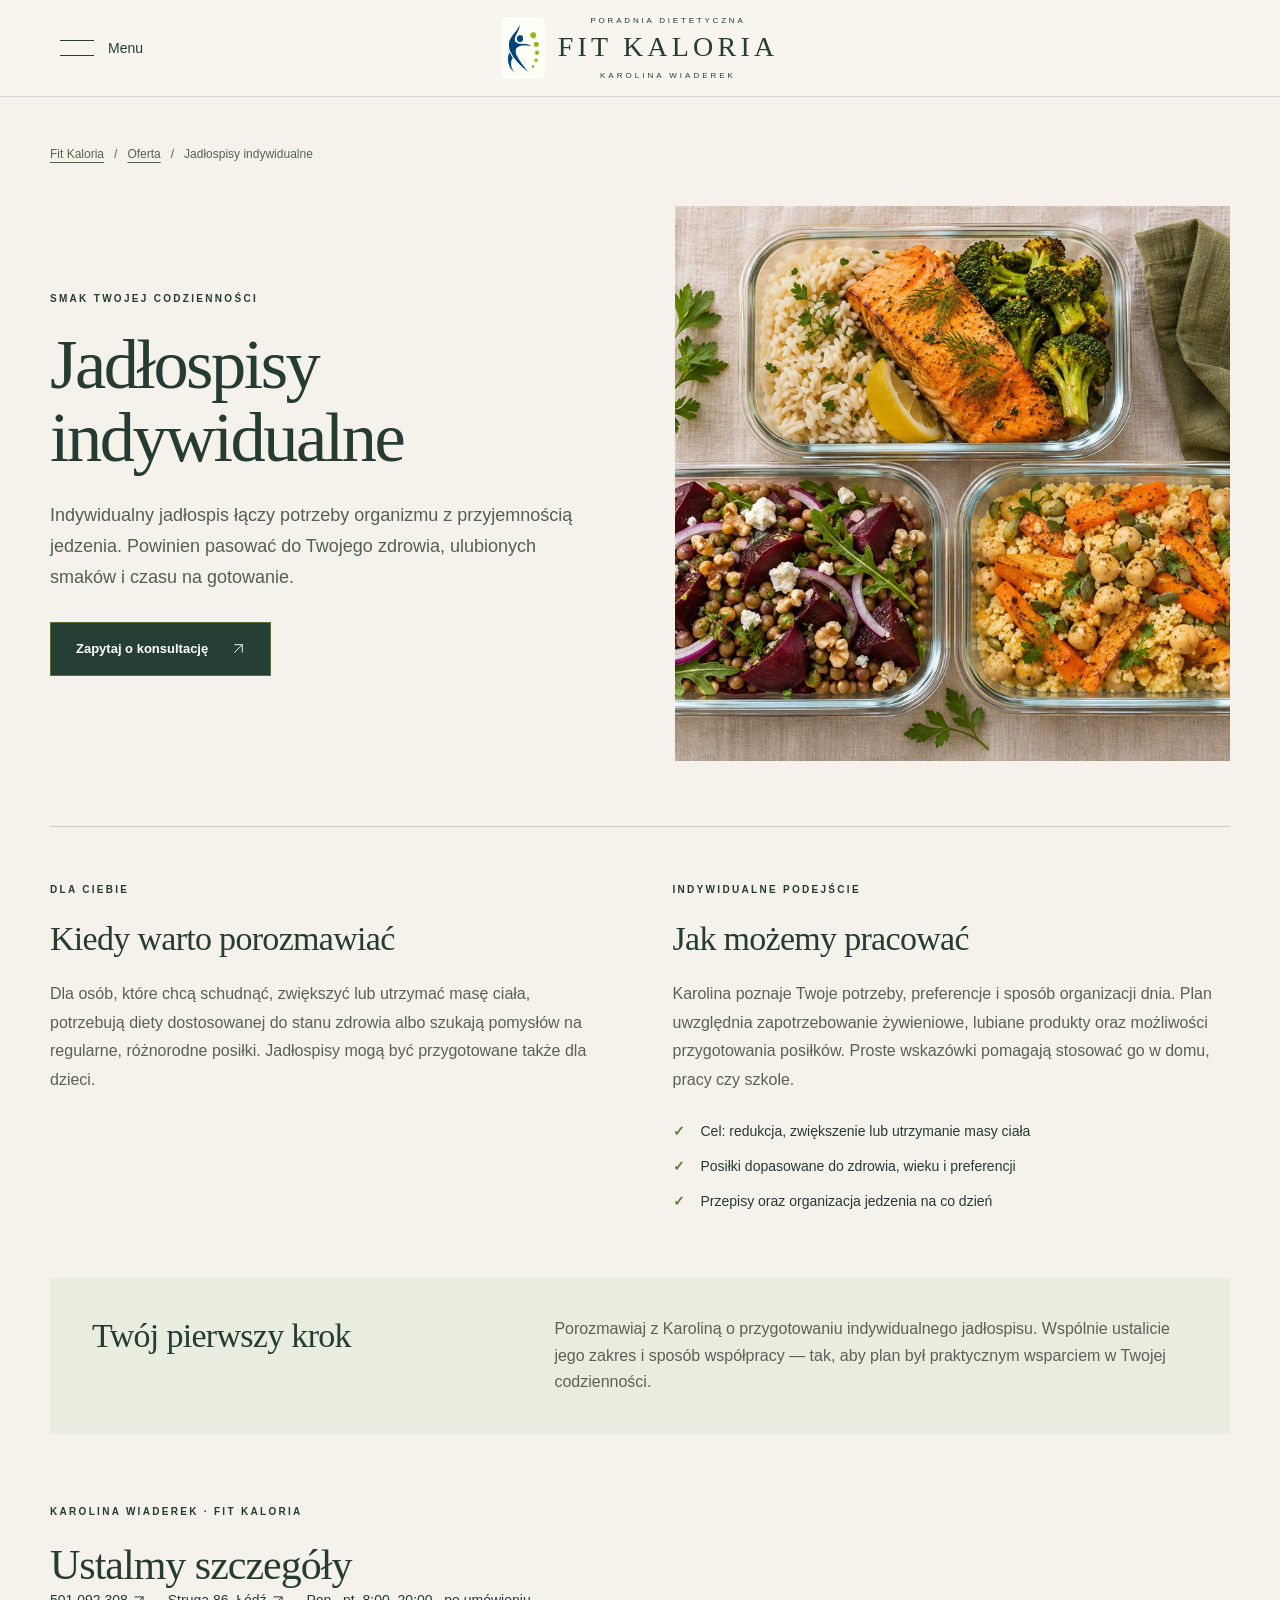
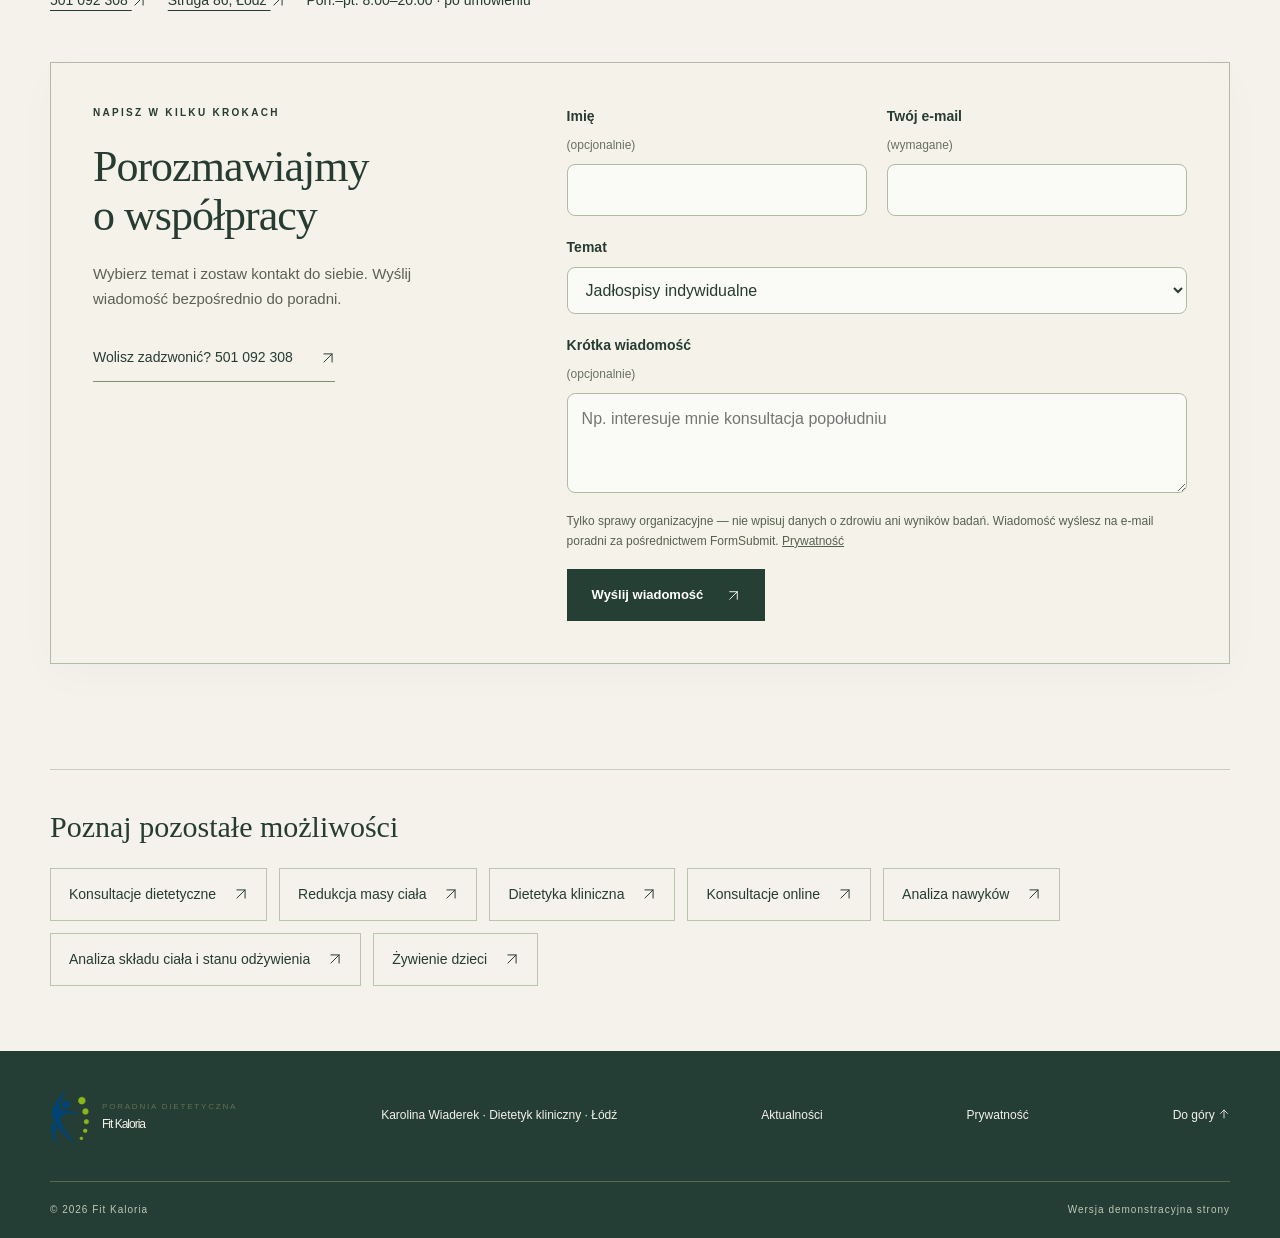
<file: jadlospisy-indywidualne.html>
<!doctype html><html lang="pl"><head><meta charset="utf-8"><meta name="viewport" content="width=device-width,initial-scale=1"><meta name="theme-color" content="#243d35"><title>Jadłospisy indywidualne — dietetyk Łódź | Fit Kaloria</title><meta name="description" content="Indywidualne jadłospisy dla dorosłych i dzieci. Dieta dopasowana do zdrowia, celu i ulubionych smaków. Fit Kaloria — dietetyk Łódź i konsultacje online."><link rel="canonical" href="https://gipsdrill.github.io/fit-kaloria-editorial-premium/jadlospisy-indywidualne.html"><link rel="icon" href="favicon.ico?v=20" sizes="any"><link rel="icon" type="image/png" sizes="32x32" href="favicon-32.png?v=20"><link rel="icon" type="image/svg+xml" href="favicon.svg?v=20"><link rel="apple-touch-icon" sizes="180x180" href="apple-touch-icon.png?v=20"><link rel="stylesheet" href="style.css?v=52"><script src="app.js?v=51" defer></script><script type="application/ld+json">{"@context":"https://schema.org","@type":"LocalBusiness","name":"Fit Kaloria — Karolina Wiaderek","description":"Poradnia dietetyczna w Łodzi. Karolina Wiaderek, magister dietetyki, dietetyk ogólny i kliniczny. Konsultacje dla dorosłych i dzieci, jadłospisy i edukacja żywieniowa.","url":"https://gipsdrill.github.io/fit-kaloria-editorial-premium/","telephone":"+48 501 092 308","email":"karolina.wiaderek.dietetyk@gmail.com","address":{"@type":"PostalAddress","streetAddress":"ul. Andrzeja Struga 86","postalCode":"90-557","addressLocality":"Łódź","addressCountry":"PL"},"openingHours":["Mo-Fr 08:00-20:00"],"image":"https://gipsdrill.github.io/fit-kaloria-editorial-premium/karolina-purple.jpg","@id":"https://gipsdrill.github.io/fit-kaloria-editorial-premium/#poradnia","hasMap":"https://www.google.com/maps/place/Mgr+dietetyk+Karolina+Wiaderek+Poradnia+%22Fit+Kaloria%22/@51.7617247,19.4341873,17z/data=!3m1!4b1!4m5!3m4!1s0x471a35250b10f0a1:0xd8a62a814ab3b971!8m2!3d51.7617247!4d19.4341873","sameAs":["https://www.google.com/maps/place/Mgr+dietetyk+Karolina+Wiaderek+Poradnia+%22Fit+Kaloria%22/@51.7617247,19.4341873,17z/data=!3m1!4b1!4m5!3m4!1s0x471a35250b10f0a1:0xd8a62a814ab3b971!8m2!3d51.7617247!4d19.4341873","https://www.facebook.com/profile.php?id=100089357919979"],"geo":{"@type":"GeoCoordinates","latitude":51.7617247,"longitude":19.4341873},"areaServed":{"@type":"City","name":"Łódź"},"hasOfferCatalog":{"@type":"OfferCatalog","name":"Oferta Fit Kaloria","itemListElement":[{"@type":"Offer","itemOffered":{"@type":"Service","name":"Konsultacje dietetyczne","url":"https://gipsdrill.github.io/fit-kaloria-editorial-premium/konsultacje-dietetyczne.html"}},{"@type":"Offer","itemOffered":{"@type":"Service","name":"Redukcja masy ciała","url":"https://gipsdrill.github.io/fit-kaloria-editorial-premium/redukcja-masy-ciala.html"}},{"@type":"Offer","itemOffered":{"@type":"Service","name":"Dietetyka kliniczna","url":"https://gipsdrill.github.io/fit-kaloria-editorial-premium/dietetyka-kliniczna.html"}},{"@type":"Offer","itemOffered":{"@type":"Service","name":"Jadłospisy indywidualne","url":"https://gipsdrill.github.io/fit-kaloria-editorial-premium/jadlospisy-indywidualne.html"}},{"@type":"Offer","itemOffered":{"@type":"Service","name":"Konsultacje online","url":"https://gipsdrill.github.io/fit-kaloria-editorial-premium/konsultacje-online.html"}},{"@type":"Offer","itemOffered":{"@type":"Service","name":"Analiza nawyków","url":"https://gipsdrill.github.io/fit-kaloria-editorial-premium/analiza-nawykow.html"}},{"@type":"Offer","itemOffered":{"@type":"Service","name":"Analiza składu ciała i stanu odżywienia","url":"https://gipsdrill.github.io/fit-kaloria-editorial-premium/analiza-skladu-ciala.html"}},{"@type":"Offer","itemOffered":{"@type":"Service","name":"Żywienie dzieci","url":"https://gipsdrill.github.io/fit-kaloria-editorial-premium/zywienie-dzieci.html"}}]}}</script><script type="application/ld+json">{"@context":"https://schema.org","@graph":[{"@type":"Service","name":"Jadłospisy indywidualne","description":"Indywidualny jadłospis łączy potrzeby organizmu z przyjemnością jedzenia. Powinien pasować do Twojego zdrowia, ulubionych smaków i czasu na gotowanie.","url":"https://gipsdrill.github.io/fit-kaloria-editorial-premium/jadlospisy-indywidualne.html","areaServed":{"@type":"City","name":"Łódź"},"provider":{"@type":"LocalBusiness","name":"Fit Kaloria — Karolina Wiaderek","url":"https://gipsdrill.github.io/fit-kaloria-editorial-premium/","telephone":"+48501092308"}},{"@type":"BreadcrumbList","itemListElement":[{"@type":"ListItem","position":1,"name":"Fit Kaloria","item":"https://gipsdrill.github.io/fit-kaloria-editorial-premium/"},{"@type":"ListItem","position":2,"name":"Jadłospisy indywidualne","item":"https://gipsdrill.github.io/fit-kaloria-editorial-premium/jadlospisy-indywidualne.html"}]}]}</script><meta property="og:type" content="website"><meta property="og:locale" content="pl_PL"><meta property="og:site_name" content="Fit Kaloria — Poradnia Dietetyczna"><meta property="og:title" content="Jadłospisy indywidualne — Fit Kaloria"><meta property="og:description" content="Indywidualne jadłospisy dla dorosłych i dzieci. Dieta dopasowana do zdrowia, celu i ulubionych smaków. Fit Kaloria — dietetyk Łódź i konsultacje online."><meta property="og:url" content="https://gipsdrill.github.io/fit-kaloria-editorial-premium/jadlospisy-indywidualne.html"><meta property="og:image" content="https://gipsdrill.github.io/fit-kaloria-editorial-premium/fit-kaloria-social-v21.jpg"><meta property="og:image:secure_url" content="https://gipsdrill.github.io/fit-kaloria-editorial-premium/fit-kaloria-social-v21.jpg"><meta property="og:image:type" content="image/jpeg"><meta property="og:image:width" content="1200"><meta property="og:image:height" content="630"><meta property="og:image:alt" content="Fit Kaloria — odżywianie w Twoim rytmie. Kolorowe warzywa przygotowywane w kuchni."><meta name="twitter:card" content="summary_large_image"><meta name="twitter:title" content="Jadłospisy indywidualne — Fit Kaloria"><meta name="twitter:description" content="Plan posiłków powinien pasować do Twojego życia — smaków, czasu na gotowanie i rytmu dnia."><meta name="twitter:image" content="https://gipsdrill.github.io/fit-kaloria-editorial-premium/fit-kaloria-social-v21.jpg"><meta name="twitter:image:alt" content="Fit Kaloria — odżywianie w Twoim rytmie. Kolorowe warzywa przygotowywane w kuchni."></head><body class="editorial service-page" id="top"><a href="#main" class="skip-link">Przejdź do treści</a><header class="editorial-header" id="start"><button class="menu-toggle" aria-expanded="false" aria-controls="editorial-menu"><span class="menu-lines" aria-hidden="true"></span><span class="menu-label">Menu</span></button><a class="editorial-logo" href="index.html" aria-label="Fit Kaloria — początek strony"><img class="brand-mark" src="logo-fit-kaloria.png" alt="" aria-hidden="true" width="213" height="320"><div><small class="brand-descriptor">PORADNIA DIETETYCZNA</small>FIT KALORIA<span>KAROLINA WIADEREK</span></div></a></header><div class="menu-backdrop" hidden></div><nav id="editorial-menu" class="editorial-menu" aria-label="Nawigacja główna" hidden><img class="brand-mark" src="logo-fit-kaloria.png" alt="" aria-hidden="true" width="213" height="320"><span class="eyebrow">FIT KALORIA · ŁÓDŹ</span><a href="index.html#oferta">Oferta</a><a href="index.html#o-mnie">O mnie</a><a href="index.html#proces">Współpraca</a><a href="index.html#opinie">Opinie</a><a href="aktualnosci.html">Aktualności</a><a href="#kontakt">Kontakt</a><div class="menu-contact"><a href="tel:+48501092308">+48 501 092 308</a><a href="mailto:karolina.wiaderek.dietetyk@gmail.com">karolina.wiaderek.dietetyk@gmail.com</a></div></nav><main id="main" class="service-main"><div class="container"><nav class="service-breadcrumb" aria-label="Ścieżka strony"><a href="index.html">Fit Kaloria</a><span aria-hidden="true">/</span><a href="index.html#oferta">Oferta</a><span aria-hidden="true">/</span><span aria-current="page">Jadłospisy indywidualne</span></nav><section class="service-hero" aria-labelledby="service-title"><div><span class="eyebrow">SMAK TWOJEJ CODZIENNOŚCI</span><h1 id="service-title">Jadłospisy indywidualne</h1><p class="service-lead">Indywidualny jadłospis łączy potrzeby organizmu z przyjemnością jedzenia. Powinien pasować do Twojego zdrowia, ulubionych smaków i czasu na gotowanie.</p><a class="button" href="#kontakt">Zapytaj o konsultację <span class="link-arrow" aria-hidden="true"><svg class="ui-arrow" viewBox="0 0 24 24" width="24" height="24" aria-hidden="true" focusable="false"><path d="M5 19 19 5M5 5h14v14"/></svg></span></a></div><figure><img src="mealplan.jpg" alt="Różnorodne posiłki z warzywami, rybą, kaszą i strączkami" width="1400" height="933" fetchpriority="high"></figure></section><section class="service-context" aria-label="O usłudze"><div><span class="eyebrow">DLA CIEBIE</span><h2>Kiedy warto porozmawiać</h2><p>Dla osób, które chcą schudnąć, zwiększyć lub utrzymać masę ciała, potrzebują diety dostosowanej do stanu zdrowia albo szukają pomysłów na regularne, różnorodne posiłki. Jadłospisy mogą być przygotowane także dla dzieci.</p></div><div><span class="eyebrow">INDYWIDUALNE PODEJŚCIE</span><h2>Jak możemy pracować</h2><p>Karolina poznaje Twoje potrzeby, preferencje i sposób organizacji dnia. Plan uwzględnia zapotrzebowanie żywieniowe, lubiane produkty oraz możliwości przygotowania posiłków. Proste wskazówki pomagają stosować go w domu, pracy czy szkole.</p><ul><li>Cel: redukcja, zwiększenie lub utrzymanie masy ciała</li><li>Posiłki dopasowane do zdrowia, wieku i preferencji</li><li>Przepisy oraz organizacja jedzenia na co dzień</li></ul></div></section><section class="service-next"><h2>Twój pierwszy krok</h2><p>Porozmawiaj z Karoliną o przygotowaniu indywidualnego jadłospisu. Wspólnie ustalicie jego zakres i sposób współpracy — tak, aby plan był praktycznym wsparciem w Twojej codzienności.</p></section><section class="service-contact" id="kontakt"><span class="eyebrow">KAROLINA WIADEREK · FIT KALORIA</span><h2>Ustalmy szczegóły</h2><div class="service-contact-line"><a href="tel:+48501092308">501 092 308 <span class="link-arrow" aria-hidden="true"><svg class="ui-arrow" viewBox="0 0 24 24" width="24" height="24" aria-hidden="true" focusable="false"><path d="M5 19 19 5M5 5h14v14"/></svg></span></a><a href="https://www.google.com/maps/place/Mgr+dietetyk+Karolina+Wiaderek+Poradnia+%22Fit+Kaloria%22/@51.7617247,19.4341873,17z/data=!3m1!4b1!4m5!3m4!1s0x471a35250b10f0a1:0xd8a62a814ab3b971!8m2!3d51.7617247!4d19.4341873" target="_blank" rel="noopener noreferrer">Struga 86, Łódź <span class="link-arrow" aria-hidden="true"><svg class="ui-arrow" viewBox="0 0 24 24" width="24" height="24" aria-hidden="true" focusable="false"><path d="M5 19 19 5M5 5h14v14"/></svg></span></a><span>Pon.–pt. 8:00–20:00 · po umówieniu</span></div><div class="quick-contact" id="formularz"><div class="quick-contact-intro"><span class="eyebrow">NAPISZ W KILKU KROKACH</span><h3>Porozmawiajmy<br>o współpracy</h3><p>Wybierz temat i zostaw kontakt do siebie. Wyślij wiadomość bezpośrednio do poradni.</p><a href="tel:+48501092308" class="text-link">Wolisz zadzwonić? 501 092 308 <span class="link-arrow" aria-hidden="true"><svg class="ui-arrow" viewBox="0 0 24 24" width="24" height="24" aria-hidden="true" focusable="false"><path d="M5 19 19 5M5 5h14v14"/></svg></span></a></div><form class="contact-form" action="https://formsubmit.co/karolina.wiaderek.dietetyk@gmail.com" method="POST" accept-charset="UTF-8" aria-label="Szybki kontakt" aria-describedby="form-note"><input type="hidden" name="_subject" value="Fit Kaloria — wiadomość z formularza kontaktowego"><input type="hidden" name="_template" value="table"><input type="hidden" name="_next" value="https://gipsdrill.github.io/fit-kaloria-editorial-premium/dziekujemy.html"><div class="contact-honeypot" aria-hidden="true"><label>Pozostaw to pole puste<input type="text" name="_honey" tabindex="-1" autocomplete="off"></label></div><fieldset class="form-fields"><legend class="visually-hidden">Dane kontaktowe i temat rozmowy</legend><label>Imię <span>(opcjonalnie)</span><input name="name" autocomplete="given-name" maxlength="60"></label><label>Twój e-mail <span>(wymagane)</span><input name="email" type="email" autocomplete="email" required maxlength="150"></label><label class="field-wide">Temat<select name="topic"><option>Termin konsultacji</option><option>Oferta i cennik</option><option>Konsultacje dietetyczne</option><option>Redukcja masy ciała</option><option>Dietetyka kliniczna</option><option selected>Jadłospisy indywidualne</option><option>Konsultacje online</option><option>Analiza nawyków</option><option>Analiza składu ciała i stanu odżywienia</option><option>Żywienie dzieci</option><option>Warsztaty dietetyczne</option></select></label><label class="field-wide">Krótka wiadomość <span>(opcjonalnie)</span><textarea name="message" rows="3" maxlength="600" placeholder="Np. interesuje mnie konsultacja popołudniu"></textarea></label></fieldset><p id="form-note" class="form-note">Tylko sprawy organizacyjne — nie wpisuj danych o zdrowiu ani wyników badań. Wiadomość wyślesz na e-mail poradni za pośrednictwem FormSubmit. <a href="prywatnosc.html">Prywatność</a></p><button class="button form-submit" type="submit">Wyślij wiadomość <span class="link-arrow" aria-hidden="true"><svg class="ui-arrow" viewBox="0 0 24 24" width="24" height="24" aria-hidden="true" focusable="false"><path d="M5 19 19 5M5 5h14v14"/></svg></span></button></form></div></section><nav class="service-related" aria-label="Pozostałe usługi"><h2>Poznaj pozostałe możliwości</h2><div class="related-links"><a href="konsultacje-dietetyczne.html">Konsultacje dietetyczne <span class="link-arrow" aria-hidden="true"><svg class="ui-arrow" viewBox="0 0 24 24" width="24" height="24" aria-hidden="true" focusable="false"><path d="M5 19 19 5M5 5h14v14"/></svg></span></a><a href="redukcja-masy-ciala.html">Redukcja masy ciała <span class="link-arrow" aria-hidden="true"><svg class="ui-arrow" viewBox="0 0 24 24" width="24" height="24" aria-hidden="true" focusable="false"><path d="M5 19 19 5M5 5h14v14"/></svg></span></a><a href="dietetyka-kliniczna.html">Dietetyka kliniczna <span class="link-arrow" aria-hidden="true"><svg class="ui-arrow" viewBox="0 0 24 24" width="24" height="24" aria-hidden="true" focusable="false"><path d="M5 19 19 5M5 5h14v14"/></svg></span></a><a href="konsultacje-online.html">Konsultacje online <span class="link-arrow" aria-hidden="true"><svg class="ui-arrow" viewBox="0 0 24 24" width="24" height="24" aria-hidden="true" focusable="false"><path d="M5 19 19 5M5 5h14v14"/></svg></span></a><a href="analiza-nawykow.html">Analiza nawyków <span class="link-arrow" aria-hidden="true"><svg class="ui-arrow" viewBox="0 0 24 24" width="24" height="24" aria-hidden="true" focusable="false"><path d="M5 19 19 5M5 5h14v14"/></svg></span></a><a href="analiza-skladu-ciala.html">Analiza składu ciała i stanu odżywienia <span class="link-arrow" aria-hidden="true"><svg class="ui-arrow" viewBox="0 0 24 24" width="24" height="24" aria-hidden="true" focusable="false"><path d="M5 19 19 5M5 5h14v14"/></svg></span></a><a href="zywienie-dzieci.html">Żywienie dzieci <span class="link-arrow" aria-hidden="true"><svg class="ui-arrow" viewBox="0 0 24 24" width="24" height="24" aria-hidden="true" focusable="false"><path d="M5 19 19 5M5 5h14v14"/></svg></span></a></div></nav></div></main><footer><div class="container footer-inner"><a class="brand" href="index.html" aria-label="Fit Kaloria — początek strony"><img class="brand-mark" src="logo-fit-kaloria.png" alt="" aria-hidden="true" width="213" height="320"><span><small>PORADNIA DIETETYCZNA</small>Fit Kaloria</span></a><p>Karolina Wiaderek · Dietetyk kliniczny · Łódź</p><a href="aktualnosci.html">Aktualności</a><a href="prywatnosc.html">Prywatność</a><a href="index.html">Do góry <svg class="ui-arrow" viewBox="0 0 24 24" width="24" height="24" aria-hidden="true" focusable="false"><path d="M12 20V4m-7 7 7-7 7 7"/></svg></a></div><div class="container footer-bottom"><span>© 2026 Fit Kaloria</span><span>Wersja demonstracyjna strony</span></div></footer></body></html>
</file>
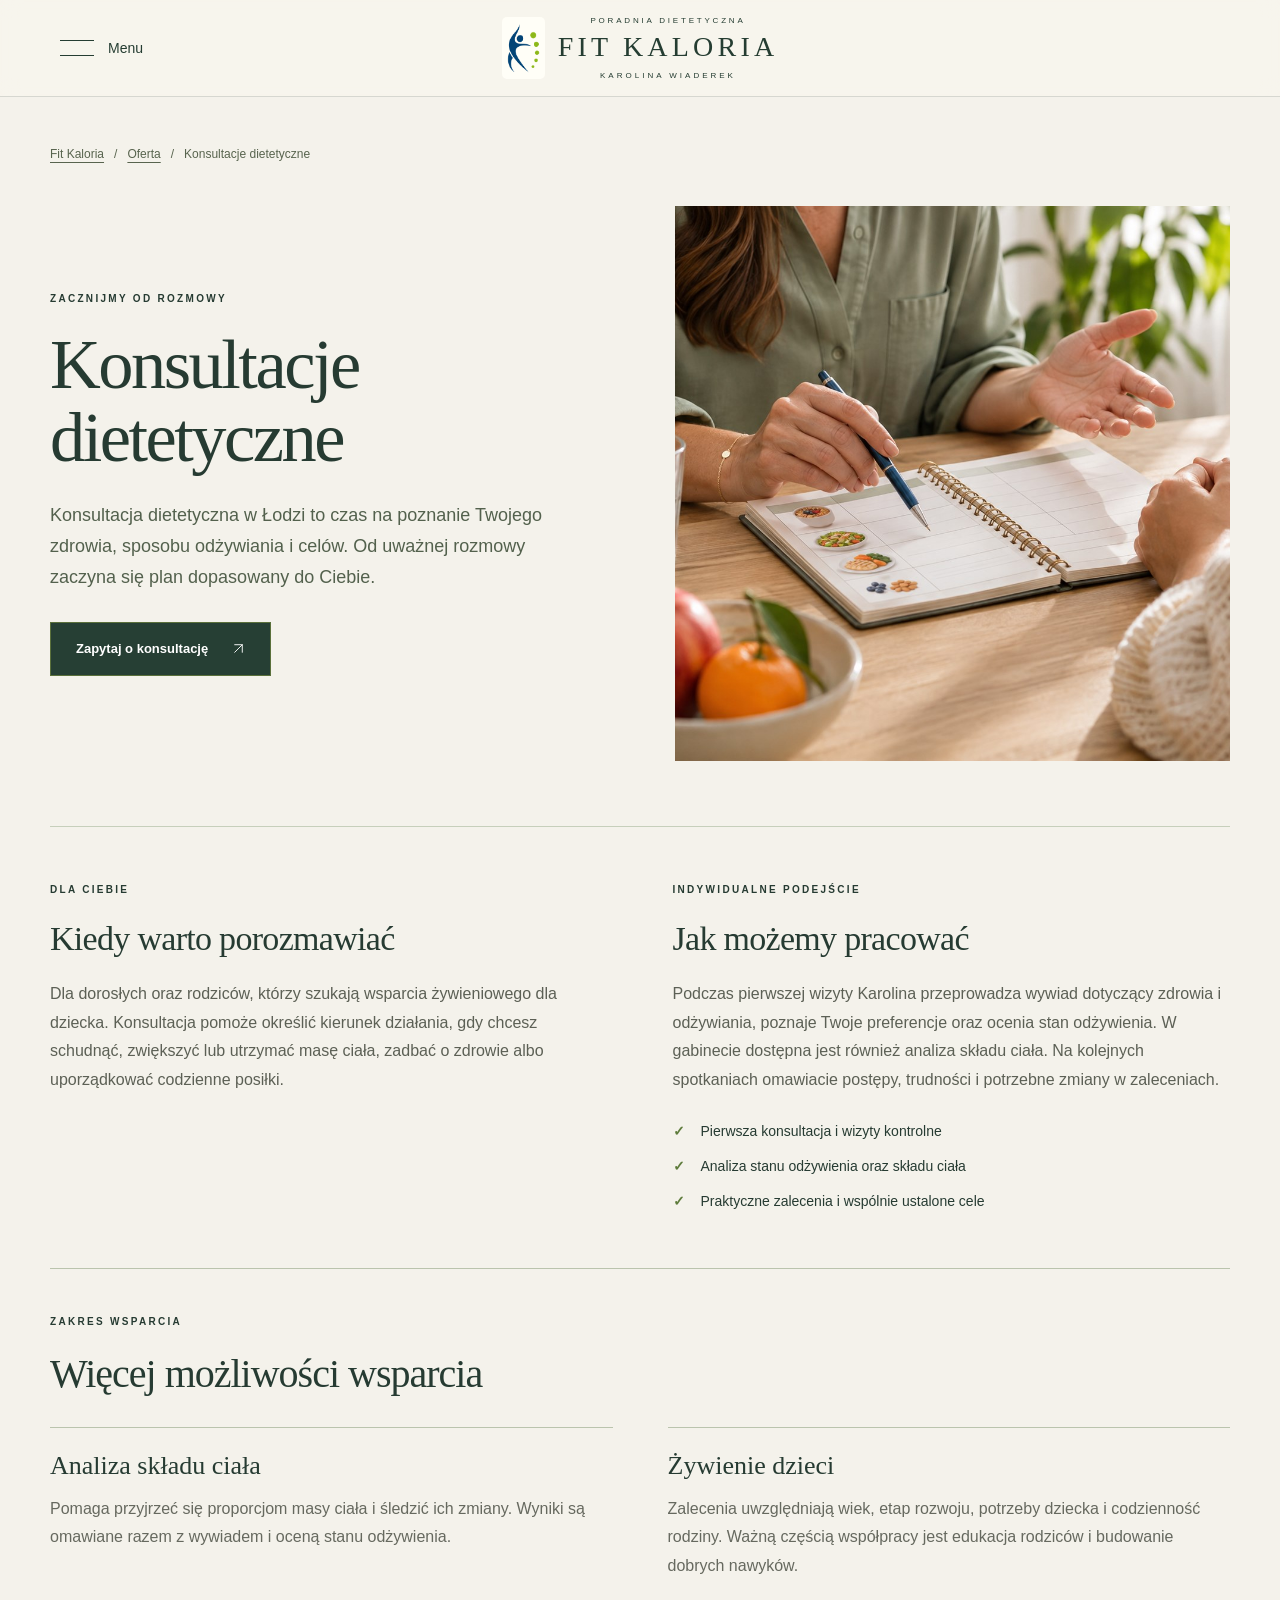
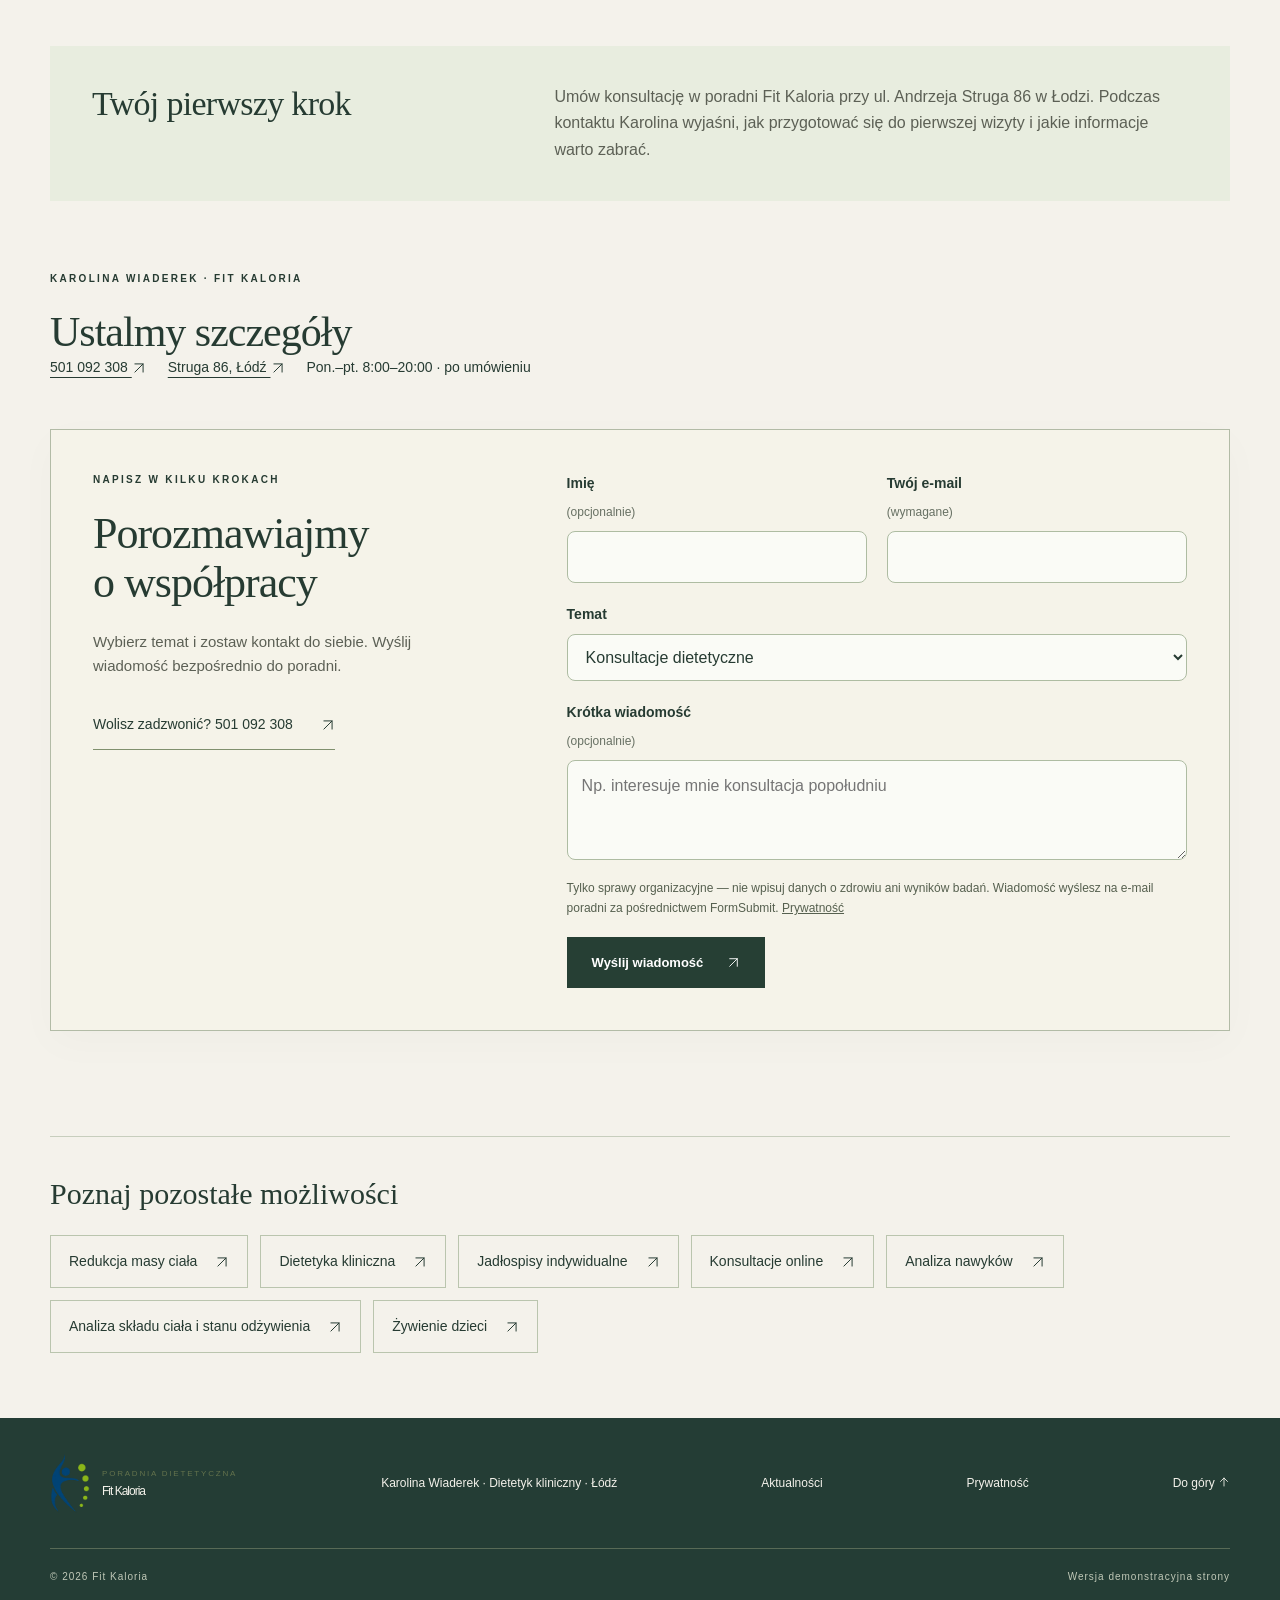
<file: konsultacje-dietetyczne.html>
<!doctype html><html lang="pl"><head><meta charset="utf-8"><meta name="viewport" content="width=device-width,initial-scale=1"><meta name="theme-color" content="#243d35"><title>Konsultacje dietetyczne — dietetyk Łódź | Fit Kaloria</title><meta name="description" content="Konsultacje dietetyczne w Łodzi: pierwsza wizyta, analiza składu ciała i stanu odżywienia. Karolina Wiaderek, Fit Kaloria — wsparcie dorosłych i dzieci."><link rel="canonical" href="https://gipsdrill.github.io/fit-kaloria-editorial-premium/konsultacje-dietetyczne.html"><link rel="icon" href="favicon.ico?v=20" sizes="any"><link rel="icon" type="image/png" sizes="32x32" href="favicon-32.png?v=20"><link rel="icon" type="image/svg+xml" href="favicon.svg?v=20"><link rel="apple-touch-icon" sizes="180x180" href="apple-touch-icon.png?v=20"><link rel="stylesheet" href="style.css?v=52"><script src="app.js?v=51" defer></script><script type="application/ld+json">{"@context":"https://schema.org","@type":"LocalBusiness","name":"Fit Kaloria — Karolina Wiaderek","description":"Poradnia dietetyczna w Łodzi. Karolina Wiaderek, magister dietetyki, dietetyk ogólny i kliniczny. Konsultacje dla dorosłych i dzieci, jadłospisy i edukacja żywieniowa.","url":"https://gipsdrill.github.io/fit-kaloria-editorial-premium/","telephone":"+48 501 092 308","email":"karolina.wiaderek.dietetyk@gmail.com","address":{"@type":"PostalAddress","streetAddress":"ul. Andrzeja Struga 86","postalCode":"90-557","addressLocality":"Łódź","addressCountry":"PL"},"openingHours":["Mo-Fr 08:00-20:00"],"image":"https://gipsdrill.github.io/fit-kaloria-editorial-premium/karolina-purple.jpg","@id":"https://gipsdrill.github.io/fit-kaloria-editorial-premium/#poradnia","hasMap":"https://www.google.com/maps/place/Mgr+dietetyk+Karolina+Wiaderek+Poradnia+%22Fit+Kaloria%22/@51.7617247,19.4341873,17z/data=!3m1!4b1!4m5!3m4!1s0x471a35250b10f0a1:0xd8a62a814ab3b971!8m2!3d51.7617247!4d19.4341873","sameAs":["https://www.google.com/maps/place/Mgr+dietetyk+Karolina+Wiaderek+Poradnia+%22Fit+Kaloria%22/@51.7617247,19.4341873,17z/data=!3m1!4b1!4m5!3m4!1s0x471a35250b10f0a1:0xd8a62a814ab3b971!8m2!3d51.7617247!4d19.4341873","https://www.facebook.com/profile.php?id=100089357919979"],"geo":{"@type":"GeoCoordinates","latitude":51.7617247,"longitude":19.4341873},"areaServed":{"@type":"City","name":"Łódź"},"hasOfferCatalog":{"@type":"OfferCatalog","name":"Oferta Fit Kaloria","itemListElement":[{"@type":"Offer","itemOffered":{"@type":"Service","name":"Konsultacje dietetyczne","url":"https://gipsdrill.github.io/fit-kaloria-editorial-premium/konsultacje-dietetyczne.html"}},{"@type":"Offer","itemOffered":{"@type":"Service","name":"Redukcja masy ciała","url":"https://gipsdrill.github.io/fit-kaloria-editorial-premium/redukcja-masy-ciala.html"}},{"@type":"Offer","itemOffered":{"@type":"Service","name":"Dietetyka kliniczna","url":"https://gipsdrill.github.io/fit-kaloria-editorial-premium/dietetyka-kliniczna.html"}},{"@type":"Offer","itemOffered":{"@type":"Service","name":"Jadłospisy indywidualne","url":"https://gipsdrill.github.io/fit-kaloria-editorial-premium/jadlospisy-indywidualne.html"}},{"@type":"Offer","itemOffered":{"@type":"Service","name":"Konsultacje online","url":"https://gipsdrill.github.io/fit-kaloria-editorial-premium/konsultacje-online.html"}},{"@type":"Offer","itemOffered":{"@type":"Service","name":"Analiza nawyków","url":"https://gipsdrill.github.io/fit-kaloria-editorial-premium/analiza-nawykow.html"}},{"@type":"Offer","itemOffered":{"@type":"Service","name":"Analiza składu ciała i stanu odżywienia","url":"https://gipsdrill.github.io/fit-kaloria-editorial-premium/analiza-skladu-ciala.html"}},{"@type":"Offer","itemOffered":{"@type":"Service","name":"Żywienie dzieci","url":"https://gipsdrill.github.io/fit-kaloria-editorial-premium/zywienie-dzieci.html"}}]}}</script><script type="application/ld+json">{"@context":"https://schema.org","@graph":[{"@type":"Service","name":"Konsultacje dietetyczne","description":"Konsultacja dietetyczna w Łodzi to czas na poznanie Twojego zdrowia, sposobu odżywiania i celów. Od uważnej rozmowy zaczyna się plan dopasowany do Ciebie.","url":"https://gipsdrill.github.io/fit-kaloria-editorial-premium/konsultacje-dietetyczne.html","areaServed":{"@type":"City","name":"Łódź"},"provider":{"@type":"LocalBusiness","name":"Fit Kaloria — Karolina Wiaderek","url":"https://gipsdrill.github.io/fit-kaloria-editorial-premium/","telephone":"+48501092308"}},{"@type":"BreadcrumbList","itemListElement":[{"@type":"ListItem","position":1,"name":"Fit Kaloria","item":"https://gipsdrill.github.io/fit-kaloria-editorial-premium/"},{"@type":"ListItem","position":2,"name":"Konsultacje dietetyczne","item":"https://gipsdrill.github.io/fit-kaloria-editorial-premium/konsultacje-dietetyczne.html"}]}]}</script><meta property="og:type" content="website"><meta property="og:locale" content="pl_PL"><meta property="og:site_name" content="Fit Kaloria — Poradnia Dietetyczna"><meta property="og:title" content="Konsultacje dietetyczne — Fit Kaloria"><meta property="og:description" content="Konsultacje dietetyczne w Łodzi: pierwsza wizyta, analiza składu ciała i stanu odżywienia. Karolina Wiaderek, Fit Kaloria — wsparcie dorosłych i dzieci."><meta property="og:url" content="https://gipsdrill.github.io/fit-kaloria-editorial-premium/konsultacje-dietetyczne.html"><meta property="og:image" content="https://gipsdrill.github.io/fit-kaloria-editorial-premium/fit-kaloria-social-v21.jpg"><meta property="og:image:secure_url" content="https://gipsdrill.github.io/fit-kaloria-editorial-premium/fit-kaloria-social-v21.jpg"><meta property="og:image:type" content="image/jpeg"><meta property="og:image:width" content="1200"><meta property="og:image:height" content="630"><meta property="og:image:alt" content="Fit Kaloria — odżywianie w Twoim rytmie. Kolorowe warzywa przygotowywane w kuchni."><meta name="twitter:card" content="summary_large_image"><meta name="twitter:title" content="Konsultacje dietetyczne — Fit Kaloria"><meta name="twitter:description" content="Twoja codzienność jest punktem wyjścia. Przyjrzyjmy się temu, jak jesz, czego potrzebujesz i co chcesz zmienić."><meta name="twitter:image" content="https://gipsdrill.github.io/fit-kaloria-editorial-premium/fit-kaloria-social-v21.jpg"><meta name="twitter:image:alt" content="Fit Kaloria — odżywianie w Twoim rytmie. Kolorowe warzywa przygotowywane w kuchni."></head><body class="editorial service-page" id="top"><a href="#main" class="skip-link">Przejdź do treści</a><header class="editorial-header" id="start"><button class="menu-toggle" aria-expanded="false" aria-controls="editorial-menu"><span class="menu-lines" aria-hidden="true"></span><span class="menu-label">Menu</span></button><a class="editorial-logo" href="index.html" aria-label="Fit Kaloria — początek strony"><img class="brand-mark" src="logo-fit-kaloria.png" alt="" aria-hidden="true" width="213" height="320"><div><small class="brand-descriptor">PORADNIA DIETETYCZNA</small>FIT KALORIA<span>KAROLINA WIADEREK</span></div></a></header><div class="menu-backdrop" hidden></div><nav id="editorial-menu" class="editorial-menu" aria-label="Nawigacja główna" hidden><img class="brand-mark" src="logo-fit-kaloria.png" alt="" aria-hidden="true" width="213" height="320"><span class="eyebrow">FIT KALORIA · ŁÓDŹ</span><a href="index.html#oferta">Oferta</a><a href="index.html#o-mnie">O mnie</a><a href="index.html#proces">Współpraca</a><a href="index.html#opinie">Opinie</a><a href="aktualnosci.html">Aktualności</a><a href="#kontakt">Kontakt</a><div class="menu-contact"><a href="tel:+48501092308">+48 501 092 308</a><a href="mailto:karolina.wiaderek.dietetyk@gmail.com">karolina.wiaderek.dietetyk@gmail.com</a></div></nav><main id="main" class="service-main"><div class="container"><nav class="service-breadcrumb" aria-label="Ścieżka strony"><a href="index.html">Fit Kaloria</a><span aria-hidden="true">/</span><a href="index.html#oferta">Oferta</a><span aria-hidden="true">/</span><span aria-current="page">Konsultacje dietetyczne</span></nav><section class="service-hero" aria-labelledby="service-title"><div><span class="eyebrow">ZACZNIJMY OD ROZMOWY</span><h1 id="service-title">Konsultacje dietetyczne</h1><p class="service-lead">Konsultacja dietetyczna w Łodzi to czas na poznanie Twojego zdrowia, sposobu odżywiania i celów. Od uważnej rozmowy zaczyna się plan dopasowany do Ciebie.</p><a class="button" href="#kontakt">Zapytaj o konsultację <span class="link-arrow" aria-hidden="true"><svg class="ui-arrow" viewBox="0 0 24 24" width="24" height="24" aria-hidden="true" focusable="false"><path d="M5 19 19 5M5 5h14v14"/></svg></span></a></div><figure><img src="consultation-premium.jpg" alt="Rozmowa przy stole i wspólne omawianie planu posiłków — fotografia ilustracyjna" width="1400" height="933" fetchpriority="high"></figure></section><section class="service-context" aria-label="O usłudze"><div><span class="eyebrow">DLA CIEBIE</span><h2>Kiedy warto porozmawiać</h2><p>Dla dorosłych oraz rodziców, którzy szukają wsparcia żywieniowego dla dziecka. Konsultacja pomoże określić kierunek działania, gdy chcesz schudnąć, zwiększyć lub utrzymać masę ciała, zadbać o zdrowie albo uporządkować codzienne posiłki.</p></div><div><span class="eyebrow">INDYWIDUALNE PODEJŚCIE</span><h2>Jak możemy pracować</h2><p>Podczas pierwszej wizyty Karolina przeprowadza wywiad dotyczący zdrowia i odżywiania, poznaje Twoje preferencje oraz ocenia stan odżywienia. W gabinecie dostępna jest również analiza składu ciała. Na kolejnych spotkaniach omawiacie postępy, trudności i potrzebne zmiany w zaleceniach.</p><ul><li>Pierwsza konsultacja i wizyty kontrolne</li><li>Analiza stanu odżywienia oraz składu ciała</li><li>Praktyczne zalecenia i wspólnie ustalone cele</li></ul></div></section><section class="service-details" id="zakres-wsparcia" aria-labelledby="support-title"><span class="eyebrow">ZAKRES WSPARCIA</span><h2 id="support-title">Więcej możliwości wsparcia</h2><div class="service-details-grid"><article><h3>Analiza składu ciała</h3><p>Pomaga przyjrzeć się proporcjom masy ciała i śledzić ich zmiany. Wyniki są omawiane razem z wywiadem i oceną stanu odżywienia.</p></article><article><h3>Żywienie dzieci</h3><p>Zalecenia uwzględniają wiek, etap rozwoju, potrzeby dziecka i codzienność rodziny. Ważną częścią współpracy jest edukacja rodziców i budowanie dobrych nawyków.</p></article></div></section><section class="service-next"><h2>Twój pierwszy krok</h2><p>Umów konsultację w poradni Fit Kaloria przy ul. Andrzeja Struga 86 w Łodzi. Podczas kontaktu Karolina wyjaśni, jak przygotować się do pierwszej wizyty i jakie informacje warto zabrać.</p></section><section class="service-contact" id="kontakt"><span class="eyebrow">KAROLINA WIADEREK · FIT KALORIA</span><h2>Ustalmy szczegóły</h2><div class="service-contact-line"><a href="tel:+48501092308">501 092 308 <span class="link-arrow" aria-hidden="true"><svg class="ui-arrow" viewBox="0 0 24 24" width="24" height="24" aria-hidden="true" focusable="false"><path d="M5 19 19 5M5 5h14v14"/></svg></span></a><a href="https://www.google.com/maps/place/Mgr+dietetyk+Karolina+Wiaderek+Poradnia+%22Fit+Kaloria%22/@51.7617247,19.4341873,17z/data=!3m1!4b1!4m5!3m4!1s0x471a35250b10f0a1:0xd8a62a814ab3b971!8m2!3d51.7617247!4d19.4341873" target="_blank" rel="noopener noreferrer">Struga 86, Łódź <span class="link-arrow" aria-hidden="true"><svg class="ui-arrow" viewBox="0 0 24 24" width="24" height="24" aria-hidden="true" focusable="false"><path d="M5 19 19 5M5 5h14v14"/></svg></span></a><span>Pon.–pt. 8:00–20:00 · po umówieniu</span></div><div class="quick-contact" id="formularz"><div class="quick-contact-intro"><span class="eyebrow">NAPISZ W KILKU KROKACH</span><h3>Porozmawiajmy<br>o współpracy</h3><p>Wybierz temat i zostaw kontakt do siebie. Wyślij wiadomość bezpośrednio do poradni.</p><a href="tel:+48501092308" class="text-link">Wolisz zadzwonić? 501 092 308 <span class="link-arrow" aria-hidden="true"><svg class="ui-arrow" viewBox="0 0 24 24" width="24" height="24" aria-hidden="true" focusable="false"><path d="M5 19 19 5M5 5h14v14"/></svg></span></a></div><form class="contact-form" action="https://formsubmit.co/karolina.wiaderek.dietetyk@gmail.com" method="POST" accept-charset="UTF-8" aria-label="Szybki kontakt" aria-describedby="form-note"><input type="hidden" name="_subject" value="Fit Kaloria — wiadomość z formularza kontaktowego"><input type="hidden" name="_template" value="table"><input type="hidden" name="_next" value="https://gipsdrill.github.io/fit-kaloria-editorial-premium/dziekujemy.html"><div class="contact-honeypot" aria-hidden="true"><label>Pozostaw to pole puste<input type="text" name="_honey" tabindex="-1" autocomplete="off"></label></div><fieldset class="form-fields"><legend class="visually-hidden">Dane kontaktowe i temat rozmowy</legend><label>Imię <span>(opcjonalnie)</span><input name="name" autocomplete="given-name" maxlength="60"></label><label>Twój e-mail <span>(wymagane)</span><input name="email" type="email" autocomplete="email" required maxlength="150"></label><label class="field-wide">Temat<select name="topic"><option>Termin konsultacji</option><option>Oferta i cennik</option><option selected>Konsultacje dietetyczne</option><option>Redukcja masy ciała</option><option>Dietetyka kliniczna</option><option>Jadłospisy indywidualne</option><option>Konsultacje online</option><option>Analiza nawyków</option><option>Analiza składu ciała i stanu odżywienia</option><option>Żywienie dzieci</option><option>Warsztaty dietetyczne</option></select></label><label class="field-wide">Krótka wiadomość <span>(opcjonalnie)</span><textarea name="message" rows="3" maxlength="600" placeholder="Np. interesuje mnie konsultacja popołudniu"></textarea></label></fieldset><p id="form-note" class="form-note">Tylko sprawy organizacyjne — nie wpisuj danych o zdrowiu ani wyników badań. Wiadomość wyślesz na e-mail poradni za pośrednictwem FormSubmit. <a href="prywatnosc.html">Prywatność</a></p><button class="button form-submit" type="submit">Wyślij wiadomość <span class="link-arrow" aria-hidden="true"><svg class="ui-arrow" viewBox="0 0 24 24" width="24" height="24" aria-hidden="true" focusable="false"><path d="M5 19 19 5M5 5h14v14"/></svg></span></button></form></div></section><nav class="service-related" aria-label="Pozostałe usługi"><h2>Poznaj pozostałe możliwości</h2><div class="related-links"><a href="redukcja-masy-ciala.html">Redukcja masy ciała <span class="link-arrow" aria-hidden="true"><svg class="ui-arrow" viewBox="0 0 24 24" width="24" height="24" aria-hidden="true" focusable="false"><path d="M5 19 19 5M5 5h14v14"/></svg></span></a><a href="dietetyka-kliniczna.html">Dietetyka kliniczna <span class="link-arrow" aria-hidden="true"><svg class="ui-arrow" viewBox="0 0 24 24" width="24" height="24" aria-hidden="true" focusable="false"><path d="M5 19 19 5M5 5h14v14"/></svg></span></a><a href="jadlospisy-indywidualne.html">Jadłospisy indywidualne <span class="link-arrow" aria-hidden="true"><svg class="ui-arrow" viewBox="0 0 24 24" width="24" height="24" aria-hidden="true" focusable="false"><path d="M5 19 19 5M5 5h14v14"/></svg></span></a><a href="konsultacje-online.html">Konsultacje online <span class="link-arrow" aria-hidden="true"><svg class="ui-arrow" viewBox="0 0 24 24" width="24" height="24" aria-hidden="true" focusable="false"><path d="M5 19 19 5M5 5h14v14"/></svg></span></a><a href="analiza-nawykow.html">Analiza nawyków <span class="link-arrow" aria-hidden="true"><svg class="ui-arrow" viewBox="0 0 24 24" width="24" height="24" aria-hidden="true" focusable="false"><path d="M5 19 19 5M5 5h14v14"/></svg></span></a><a href="analiza-skladu-ciala.html">Analiza składu ciała i stanu odżywienia <span class="link-arrow" aria-hidden="true"><svg class="ui-arrow" viewBox="0 0 24 24" width="24" height="24" aria-hidden="true" focusable="false"><path d="M5 19 19 5M5 5h14v14"/></svg></span></a><a href="zywienie-dzieci.html">Żywienie dzieci <span class="link-arrow" aria-hidden="true"><svg class="ui-arrow" viewBox="0 0 24 24" width="24" height="24" aria-hidden="true" focusable="false"><path d="M5 19 19 5M5 5h14v14"/></svg></span></a></div></nav></div></main><footer><div class="container footer-inner"><a class="brand" href="index.html" aria-label="Fit Kaloria — początek strony"><img class="brand-mark" src="logo-fit-kaloria.png" alt="" aria-hidden="true" width="213" height="320"><span><small>PORADNIA DIETETYCZNA</small>Fit Kaloria</span></a><p>Karolina Wiaderek · Dietetyk kliniczny · Łódź</p><a href="aktualnosci.html">Aktualności</a><a href="prywatnosc.html">Prywatność</a><a href="index.html">Do góry <svg class="ui-arrow" viewBox="0 0 24 24" width="24" height="24" aria-hidden="true" focusable="false"><path d="M12 20V4m-7 7 7-7 7 7"/></svg></a></div><div class="container footer-bottom"><span>© 2026 Fit Kaloria</span><span>Wersja demonstracyjna strony</span></div></footer></body></html>
</file>
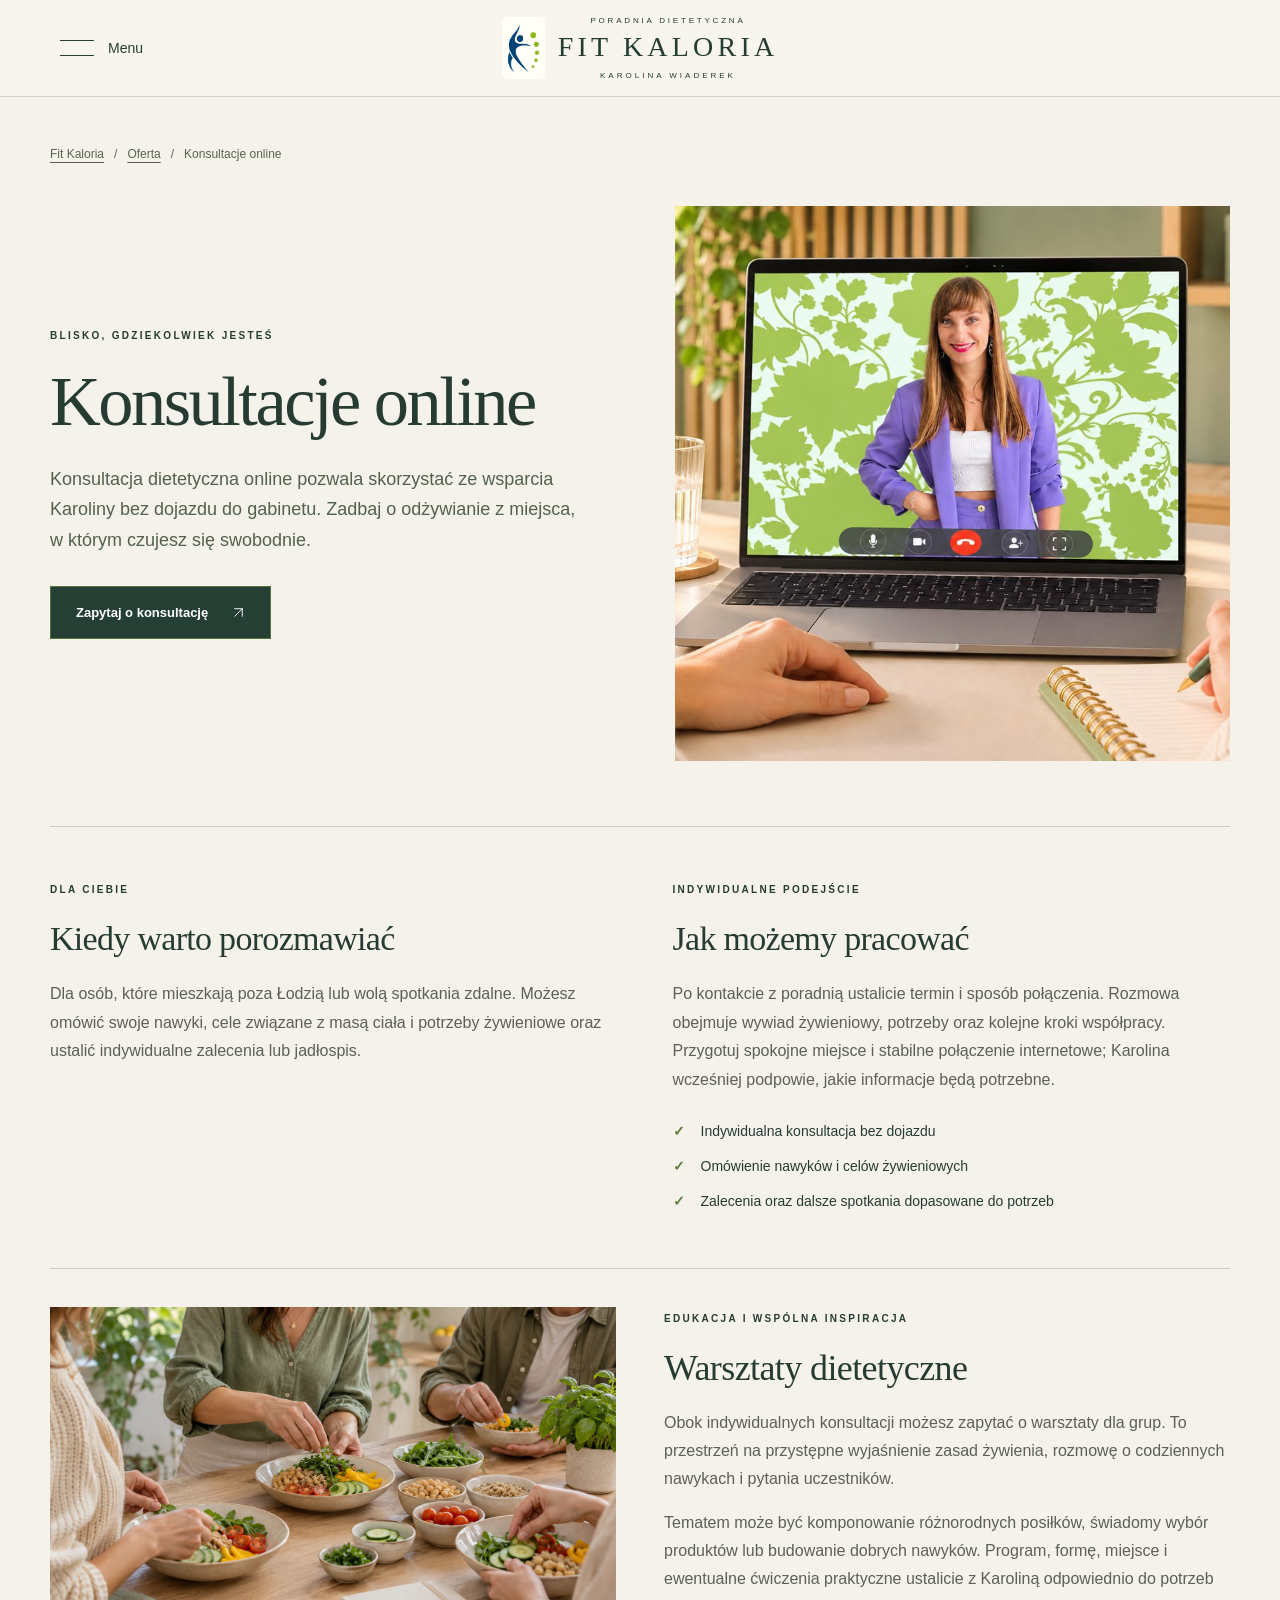
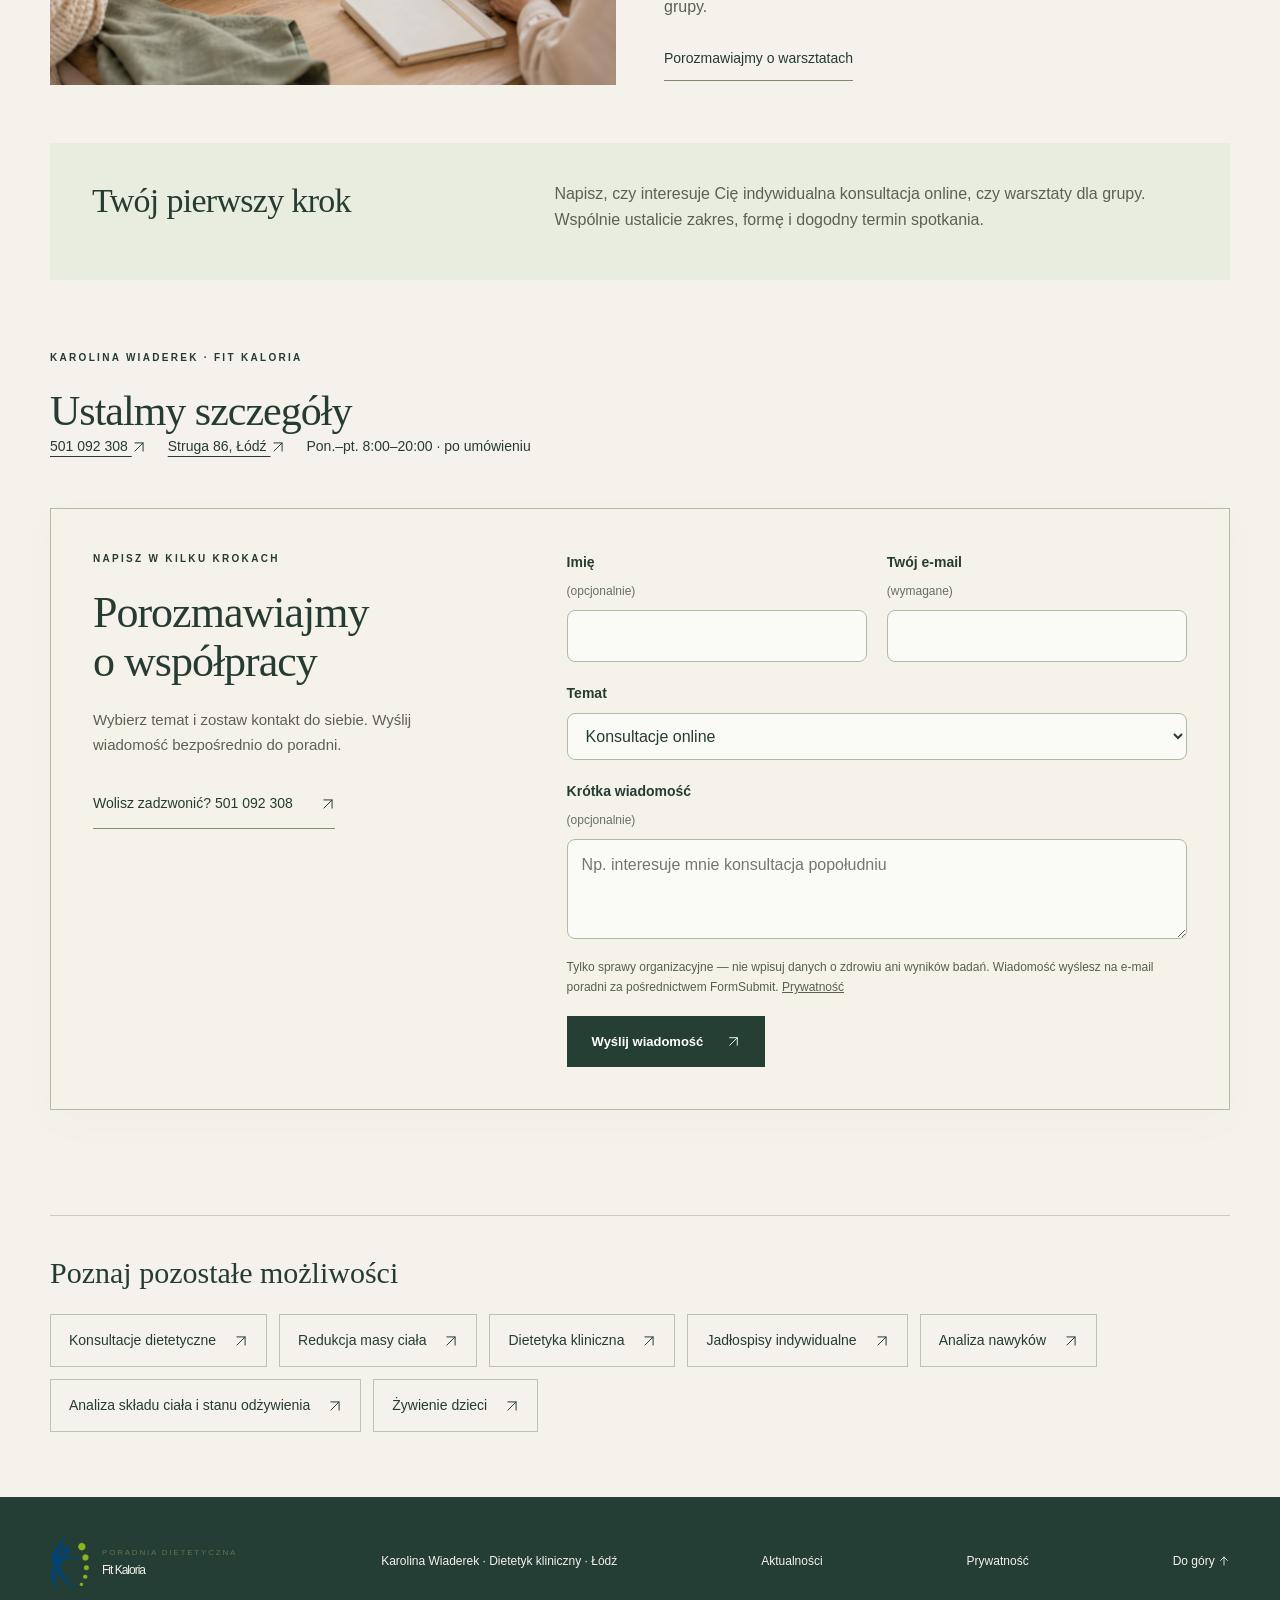
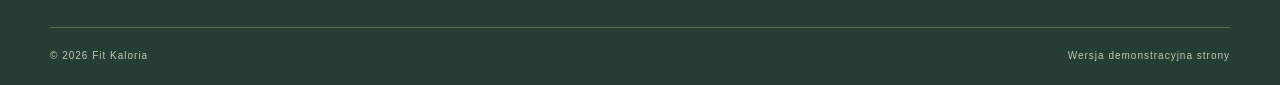
<file: konsultacje-online.html>
<!doctype html><html lang="pl"><head><meta charset="utf-8"><meta name="viewport" content="width=device-width,initial-scale=1"><meta name="theme-color" content="#243d35"><title>Konsultacje online — dietetyk Łódź | Fit Kaloria</title><meta name="description" content="Konsultacje dietetyczne online i warsztaty żywieniowe z Karoliną Wiaderek. Indywidualne wsparcie i edukacja dopasowana do potrzeb uczestników."><link rel="canonical" href="https://gipsdrill.github.io/fit-kaloria-editorial-premium/konsultacje-online.html"><link rel="icon" href="favicon.ico?v=20" sizes="any"><link rel="icon" type="image/png" sizes="32x32" href="favicon-32.png?v=20"><link rel="icon" type="image/svg+xml" href="favicon.svg?v=20"><link rel="apple-touch-icon" sizes="180x180" href="apple-touch-icon.png?v=20"><link rel="stylesheet" href="style.css?v=52"><script src="app.js?v=51" defer></script><script type="application/ld+json">{"@context":"https://schema.org","@type":"LocalBusiness","name":"Fit Kaloria — Karolina Wiaderek","description":"Poradnia dietetyczna w Łodzi. Karolina Wiaderek, magister dietetyki, dietetyk ogólny i kliniczny. Konsultacje dla dorosłych i dzieci, jadłospisy i edukacja żywieniowa.","url":"https://gipsdrill.github.io/fit-kaloria-editorial-premium/","telephone":"+48 501 092 308","email":"karolina.wiaderek.dietetyk@gmail.com","address":{"@type":"PostalAddress","streetAddress":"ul. Andrzeja Struga 86","postalCode":"90-557","addressLocality":"Łódź","addressCountry":"PL"},"openingHours":["Mo-Fr 08:00-20:00"],"image":"https://gipsdrill.github.io/fit-kaloria-editorial-premium/karolina-purple.jpg","@id":"https://gipsdrill.github.io/fit-kaloria-editorial-premium/#poradnia","hasMap":"https://www.google.com/maps/place/Mgr+dietetyk+Karolina+Wiaderek+Poradnia+%22Fit+Kaloria%22/@51.7617247,19.4341873,17z/data=!3m1!4b1!4m5!3m4!1s0x471a35250b10f0a1:0xd8a62a814ab3b971!8m2!3d51.7617247!4d19.4341873","sameAs":["https://www.google.com/maps/place/Mgr+dietetyk+Karolina+Wiaderek+Poradnia+%22Fit+Kaloria%22/@51.7617247,19.4341873,17z/data=!3m1!4b1!4m5!3m4!1s0x471a35250b10f0a1:0xd8a62a814ab3b971!8m2!3d51.7617247!4d19.4341873","https://www.facebook.com/profile.php?id=100089357919979"],"geo":{"@type":"GeoCoordinates","latitude":51.7617247,"longitude":19.4341873},"areaServed":{"@type":"City","name":"Łódź"},"hasOfferCatalog":{"@type":"OfferCatalog","name":"Oferta Fit Kaloria","itemListElement":[{"@type":"Offer","itemOffered":{"@type":"Service","name":"Konsultacje dietetyczne","url":"https://gipsdrill.github.io/fit-kaloria-editorial-premium/konsultacje-dietetyczne.html"}},{"@type":"Offer","itemOffered":{"@type":"Service","name":"Redukcja masy ciała","url":"https://gipsdrill.github.io/fit-kaloria-editorial-premium/redukcja-masy-ciala.html"}},{"@type":"Offer","itemOffered":{"@type":"Service","name":"Dietetyka kliniczna","url":"https://gipsdrill.github.io/fit-kaloria-editorial-premium/dietetyka-kliniczna.html"}},{"@type":"Offer","itemOffered":{"@type":"Service","name":"Jadłospisy indywidualne","url":"https://gipsdrill.github.io/fit-kaloria-editorial-premium/jadlospisy-indywidualne.html"}},{"@type":"Offer","itemOffered":{"@type":"Service","name":"Konsultacje online","url":"https://gipsdrill.github.io/fit-kaloria-editorial-premium/konsultacje-online.html"}},{"@type":"Offer","itemOffered":{"@type":"Service","name":"Analiza nawyków","url":"https://gipsdrill.github.io/fit-kaloria-editorial-premium/analiza-nawykow.html"}},{"@type":"Offer","itemOffered":{"@type":"Service","name":"Analiza składu ciała i stanu odżywienia","url":"https://gipsdrill.github.io/fit-kaloria-editorial-premium/analiza-skladu-ciala.html"}},{"@type":"Offer","itemOffered":{"@type":"Service","name":"Żywienie dzieci","url":"https://gipsdrill.github.io/fit-kaloria-editorial-premium/zywienie-dzieci.html"}}]}}</script><script type="application/ld+json">{"@context":"https://schema.org","@graph":[{"@type":"Service","name":"Konsultacje online","description":"Konsultacja dietetyczna online pozwala skorzystać ze wsparcia Karoliny bez dojazdu do gabinetu. Zadbaj o odżywianie z miejsca, w którym czujesz się swobodnie.","url":"https://gipsdrill.github.io/fit-kaloria-editorial-premium/konsultacje-online.html","areaServed":{"@type":"City","name":"Łódź"},"provider":{"@type":"LocalBusiness","name":"Fit Kaloria — Karolina Wiaderek","url":"https://gipsdrill.github.io/fit-kaloria-editorial-premium/","telephone":"+48501092308"}},{"@type":"BreadcrumbList","itemListElement":[{"@type":"ListItem","position":1,"name":"Fit Kaloria","item":"https://gipsdrill.github.io/fit-kaloria-editorial-premium/"},{"@type":"ListItem","position":2,"name":"Konsultacje online","item":"https://gipsdrill.github.io/fit-kaloria-editorial-premium/konsultacje-online.html"}]}]}</script><meta property="og:type" content="website"><meta property="og:locale" content="pl_PL"><meta property="og:site_name" content="Fit Kaloria — Poradnia Dietetyczna"><meta property="og:title" content="Konsultacje online — Fit Kaloria"><meta property="og:description" content="Konsultacje dietetyczne online i warsztaty żywieniowe z Karoliną Wiaderek. Indywidualne wsparcie i edukacja dopasowana do potrzeb uczestników."><meta property="og:url" content="https://gipsdrill.github.io/fit-kaloria-editorial-premium/konsultacje-online.html"><meta property="og:image" content="https://gipsdrill.github.io/fit-kaloria-editorial-premium/fit-kaloria-social-v21.jpg"><meta property="og:image:secure_url" content="https://gipsdrill.github.io/fit-kaloria-editorial-premium/fit-kaloria-social-v21.jpg"><meta property="og:image:type" content="image/jpeg"><meta property="og:image:width" content="1200"><meta property="og:image:height" content="630"><meta property="og:image:alt" content="Fit Kaloria — odżywianie w Twoim rytmie. Kolorowe warzywa przygotowywane w kuchni."><meta name="twitter:card" content="summary_large_image"><meta name="twitter:title" content="Konsultacje online — Fit Kaloria"><meta name="twitter:description" content="Rozmowa z dietetykiem bez dojazdu do gabinetu. Wybierz spokojne miejsce i termin dopasowany do swoich możliwości."><meta name="twitter:image" content="https://gipsdrill.github.io/fit-kaloria-editorial-premium/fit-kaloria-social-v21.jpg"><meta name="twitter:image:alt" content="Fit Kaloria — odżywianie w Twoim rytmie. Kolorowe warzywa przygotowywane w kuchni."></head><body class="editorial service-page" id="top"><a href="#main" class="skip-link">Przejdź do treści</a><header class="editorial-header" id="start"><button class="menu-toggle" aria-expanded="false" aria-controls="editorial-menu"><span class="menu-lines" aria-hidden="true"></span><span class="menu-label">Menu</span></button><a class="editorial-logo" href="index.html" aria-label="Fit Kaloria — początek strony"><img class="brand-mark" src="logo-fit-kaloria.png" alt="" aria-hidden="true" width="213" height="320"><div><small class="brand-descriptor">PORADNIA DIETETYCZNA</small>FIT KALORIA<span>KAROLINA WIADEREK</span></div></a></header><div class="menu-backdrop" hidden></div><nav id="editorial-menu" class="editorial-menu" aria-label="Nawigacja główna" hidden><img class="brand-mark" src="logo-fit-kaloria.png" alt="" aria-hidden="true" width="213" height="320"><span class="eyebrow">FIT KALORIA · ŁÓDŹ</span><a href="index.html#oferta">Oferta</a><a href="index.html#o-mnie">O mnie</a><a href="index.html#proces">Współpraca</a><a href="index.html#opinie">Opinie</a><a href="aktualnosci.html">Aktualności</a><a href="#kontakt">Kontakt</a><div class="menu-contact"><a href="tel:+48501092308">+48 501 092 308</a><a href="mailto:karolina.wiaderek.dietetyk@gmail.com">karolina.wiaderek.dietetyk@gmail.com</a></div></nav><main id="main" class="service-main"><div class="container"><nav class="service-breadcrumb" aria-label="Ścieżka strony"><a href="index.html">Fit Kaloria</a><span aria-hidden="true">/</span><a href="index.html#oferta">Oferta</a><span aria-hidden="true">/</span><span aria-current="page">Konsultacje online</span></nav><section class="service-hero" aria-labelledby="service-title"><div><span class="eyebrow">BLISKO, GDZIEKOLWIEK JESTEŚ</span><h1 id="service-title">Konsultacje online</h1><p class="service-lead">Konsultacja dietetyczna online pozwala skorzystać ze wsparcia Karoliny bez dojazdu do gabinetu. Zadbaj o odżywianie z miejsca, w którym czujesz się swobodnie.</p><a class="button" href="#kontakt">Zapytaj o konsultację <span class="link-arrow" aria-hidden="true"><svg class="ui-arrow" viewBox="0 0 24 24" width="24" height="24" aria-hidden="true" focusable="false"><path d="M5 19 19 5M5 5h14v14"/></svg></span></a></div><figure><img src="online-purple.jpg" alt="Karolina Wiaderek na ekranie laptopa — ilustracja konsultacji online" width="1400" height="933" fetchpriority="high"></figure></section><section class="service-context" aria-label="O usłudze"><div><span class="eyebrow">DLA CIEBIE</span><h2>Kiedy warto porozmawiać</h2><p>Dla osób, które mieszkają poza Łodzią lub wolą spotkania zdalne. Możesz omówić swoje nawyki, cele związane z masą ciała i potrzeby żywieniowe oraz ustalić indywidualne zalecenia lub jadłospis.</p></div><div><span class="eyebrow">INDYWIDUALNE PODEJŚCIE</span><h2>Jak możemy pracować</h2><p>Po kontakcie z poradnią ustalicie termin i sposób połączenia. Rozmowa obejmuje wywiad żywieniowy, potrzeby oraz kolejne kroki współpracy. Przygotuj spokojne miejsce i stabilne połączenie internetowe; Karolina wcześniej podpowie, jakie informacje będą potrzebne.</p><ul><li>Indywidualna konsultacja bez dojazdu</li><li>Omówienie nawyków i celów żywieniowych</li><li>Zalecenia oraz dalsze spotkania dopasowane do potrzeb</li></ul></div></section><section class="workshop-feature" id="warsztaty" aria-labelledby="workshop-title"><figure><img src="nutrition-workshop.jpg" width="1536" height="1024" loading="lazy" decoding="async" alt="Uczestnicy wspólnie komponują kolorowe posiłki — fotografia ilustracyjna warsztatów dietetycznych"></figure><div><span class="eyebrow">EDUKACJA I WSPÓLNA INSPIRACJA</span><h2 id="workshop-title">Warsztaty dietetyczne</h2><p>Obok indywidualnych konsultacji możesz zapytać o warsztaty dla grup. To przestrzeń na przystępne wyjaśnienie zasad żywienia, rozmowę o codziennych nawykach i pytania uczestników.</p><p>Tematem może być komponowanie różnorodnych posiłków, świadomy wybór produktów lub budowanie dobrych nawyków. Program, formę, miejsce i ewentualne ćwiczenia praktyczne ustalicie z Karoliną odpowiednio do potrzeb grupy.</p><a href="#kontakt">Porozmawiajmy o warsztatach</a></div></section><section class="service-next"><h2>Twój pierwszy krok</h2><p>Napisz, czy interesuje Cię indywidualna konsultacja online, czy warsztaty dla grupy. Wspólnie ustalicie zakres, formę i dogodny termin spotkania.</p></section><section class="service-contact" id="kontakt"><span class="eyebrow">KAROLINA WIADEREK · FIT KALORIA</span><h2>Ustalmy szczegóły</h2><div class="service-contact-line"><a href="tel:+48501092308">501 092 308 <span class="link-arrow" aria-hidden="true"><svg class="ui-arrow" viewBox="0 0 24 24" width="24" height="24" aria-hidden="true" focusable="false"><path d="M5 19 19 5M5 5h14v14"/></svg></span></a><a href="https://www.google.com/maps/place/Mgr+dietetyk+Karolina+Wiaderek+Poradnia+%22Fit+Kaloria%22/@51.7617247,19.4341873,17z/data=!3m1!4b1!4m5!3m4!1s0x471a35250b10f0a1:0xd8a62a814ab3b971!8m2!3d51.7617247!4d19.4341873" target="_blank" rel="noopener noreferrer">Struga 86, Łódź <span class="link-arrow" aria-hidden="true"><svg class="ui-arrow" viewBox="0 0 24 24" width="24" height="24" aria-hidden="true" focusable="false"><path d="M5 19 19 5M5 5h14v14"/></svg></span></a><span>Pon.–pt. 8:00–20:00 · po umówieniu</span></div><div class="quick-contact" id="formularz"><div class="quick-contact-intro"><span class="eyebrow">NAPISZ W KILKU KROKACH</span><h3>Porozmawiajmy<br>o współpracy</h3><p>Wybierz temat i zostaw kontakt do siebie. Wyślij wiadomość bezpośrednio do poradni.</p><a href="tel:+48501092308" class="text-link">Wolisz zadzwonić? 501 092 308 <span class="link-arrow" aria-hidden="true"><svg class="ui-arrow" viewBox="0 0 24 24" width="24" height="24" aria-hidden="true" focusable="false"><path d="M5 19 19 5M5 5h14v14"/></svg></span></a></div><form class="contact-form" action="https://formsubmit.co/karolina.wiaderek.dietetyk@gmail.com" method="POST" accept-charset="UTF-8" aria-label="Szybki kontakt" aria-describedby="form-note"><input type="hidden" name="_subject" value="Fit Kaloria — wiadomość z formularza kontaktowego"><input type="hidden" name="_template" value="table"><input type="hidden" name="_next" value="https://gipsdrill.github.io/fit-kaloria-editorial-premium/dziekujemy.html"><div class="contact-honeypot" aria-hidden="true"><label>Pozostaw to pole puste<input type="text" name="_honey" tabindex="-1" autocomplete="off"></label></div><fieldset class="form-fields"><legend class="visually-hidden">Dane kontaktowe i temat rozmowy</legend><label>Imię <span>(opcjonalnie)</span><input name="name" autocomplete="given-name" maxlength="60"></label><label>Twój e-mail <span>(wymagane)</span><input name="email" type="email" autocomplete="email" required maxlength="150"></label><label class="field-wide">Temat<select name="topic"><option>Termin konsultacji</option><option>Oferta i cennik</option><option>Konsultacje dietetyczne</option><option>Redukcja masy ciała</option><option>Dietetyka kliniczna</option><option>Jadłospisy indywidualne</option><option selected>Konsultacje online</option><option>Analiza nawyków</option><option>Analiza składu ciała i stanu odżywienia</option><option>Żywienie dzieci</option><option>Warsztaty dietetyczne</option></select></label><label class="field-wide">Krótka wiadomość <span>(opcjonalnie)</span><textarea name="message" rows="3" maxlength="600" placeholder="Np. interesuje mnie konsultacja popołudniu"></textarea></label></fieldset><p id="form-note" class="form-note">Tylko sprawy organizacyjne — nie wpisuj danych o zdrowiu ani wyników badań. Wiadomość wyślesz na e-mail poradni za pośrednictwem FormSubmit. <a href="prywatnosc.html">Prywatność</a></p><button class="button form-submit" type="submit">Wyślij wiadomość <span class="link-arrow" aria-hidden="true"><svg class="ui-arrow" viewBox="0 0 24 24" width="24" height="24" aria-hidden="true" focusable="false"><path d="M5 19 19 5M5 5h14v14"/></svg></span></button></form></div></section><nav class="service-related" aria-label="Pozostałe usługi"><h2>Poznaj pozostałe możliwości</h2><div class="related-links"><a href="konsultacje-dietetyczne.html">Konsultacje dietetyczne <span class="link-arrow" aria-hidden="true"><svg class="ui-arrow" viewBox="0 0 24 24" width="24" height="24" aria-hidden="true" focusable="false"><path d="M5 19 19 5M5 5h14v14"/></svg></span></a><a href="redukcja-masy-ciala.html">Redukcja masy ciała <span class="link-arrow" aria-hidden="true"><svg class="ui-arrow" viewBox="0 0 24 24" width="24" height="24" aria-hidden="true" focusable="false"><path d="M5 19 19 5M5 5h14v14"/></svg></span></a><a href="dietetyka-kliniczna.html">Dietetyka kliniczna <span class="link-arrow" aria-hidden="true"><svg class="ui-arrow" viewBox="0 0 24 24" width="24" height="24" aria-hidden="true" focusable="false"><path d="M5 19 19 5M5 5h14v14"/></svg></span></a><a href="jadlospisy-indywidualne.html">Jadłospisy indywidualne <span class="link-arrow" aria-hidden="true"><svg class="ui-arrow" viewBox="0 0 24 24" width="24" height="24" aria-hidden="true" focusable="false"><path d="M5 19 19 5M5 5h14v14"/></svg></span></a><a href="analiza-nawykow.html">Analiza nawyków <span class="link-arrow" aria-hidden="true"><svg class="ui-arrow" viewBox="0 0 24 24" width="24" height="24" aria-hidden="true" focusable="false"><path d="M5 19 19 5M5 5h14v14"/></svg></span></a><a href="analiza-skladu-ciala.html">Analiza składu ciała i stanu odżywienia <span class="link-arrow" aria-hidden="true"><svg class="ui-arrow" viewBox="0 0 24 24" width="24" height="24" aria-hidden="true" focusable="false"><path d="M5 19 19 5M5 5h14v14"/></svg></span></a><a href="zywienie-dzieci.html">Żywienie dzieci <span class="link-arrow" aria-hidden="true"><svg class="ui-arrow" viewBox="0 0 24 24" width="24" height="24" aria-hidden="true" focusable="false"><path d="M5 19 19 5M5 5h14v14"/></svg></span></a></div></nav></div></main><footer><div class="container footer-inner"><a class="brand" href="index.html" aria-label="Fit Kaloria — początek strony"><img class="brand-mark" src="logo-fit-kaloria.png" alt="" aria-hidden="true" width="213" height="320"><span><small>PORADNIA DIETETYCZNA</small>Fit Kaloria</span></a><p>Karolina Wiaderek · Dietetyk kliniczny · Łódź</p><a href="aktualnosci.html">Aktualności</a><a href="prywatnosc.html">Prywatność</a><a href="index.html">Do góry <svg class="ui-arrow" viewBox="0 0 24 24" width="24" height="24" aria-hidden="true" focusable="false"><path d="M12 20V4m-7 7 7-7 7 7"/></svg></a></div><div class="container footer-bottom"><span>© 2026 Fit Kaloria</span><span>Wersja demonstracyjna strony</span></div></footer></body></html>
</file>
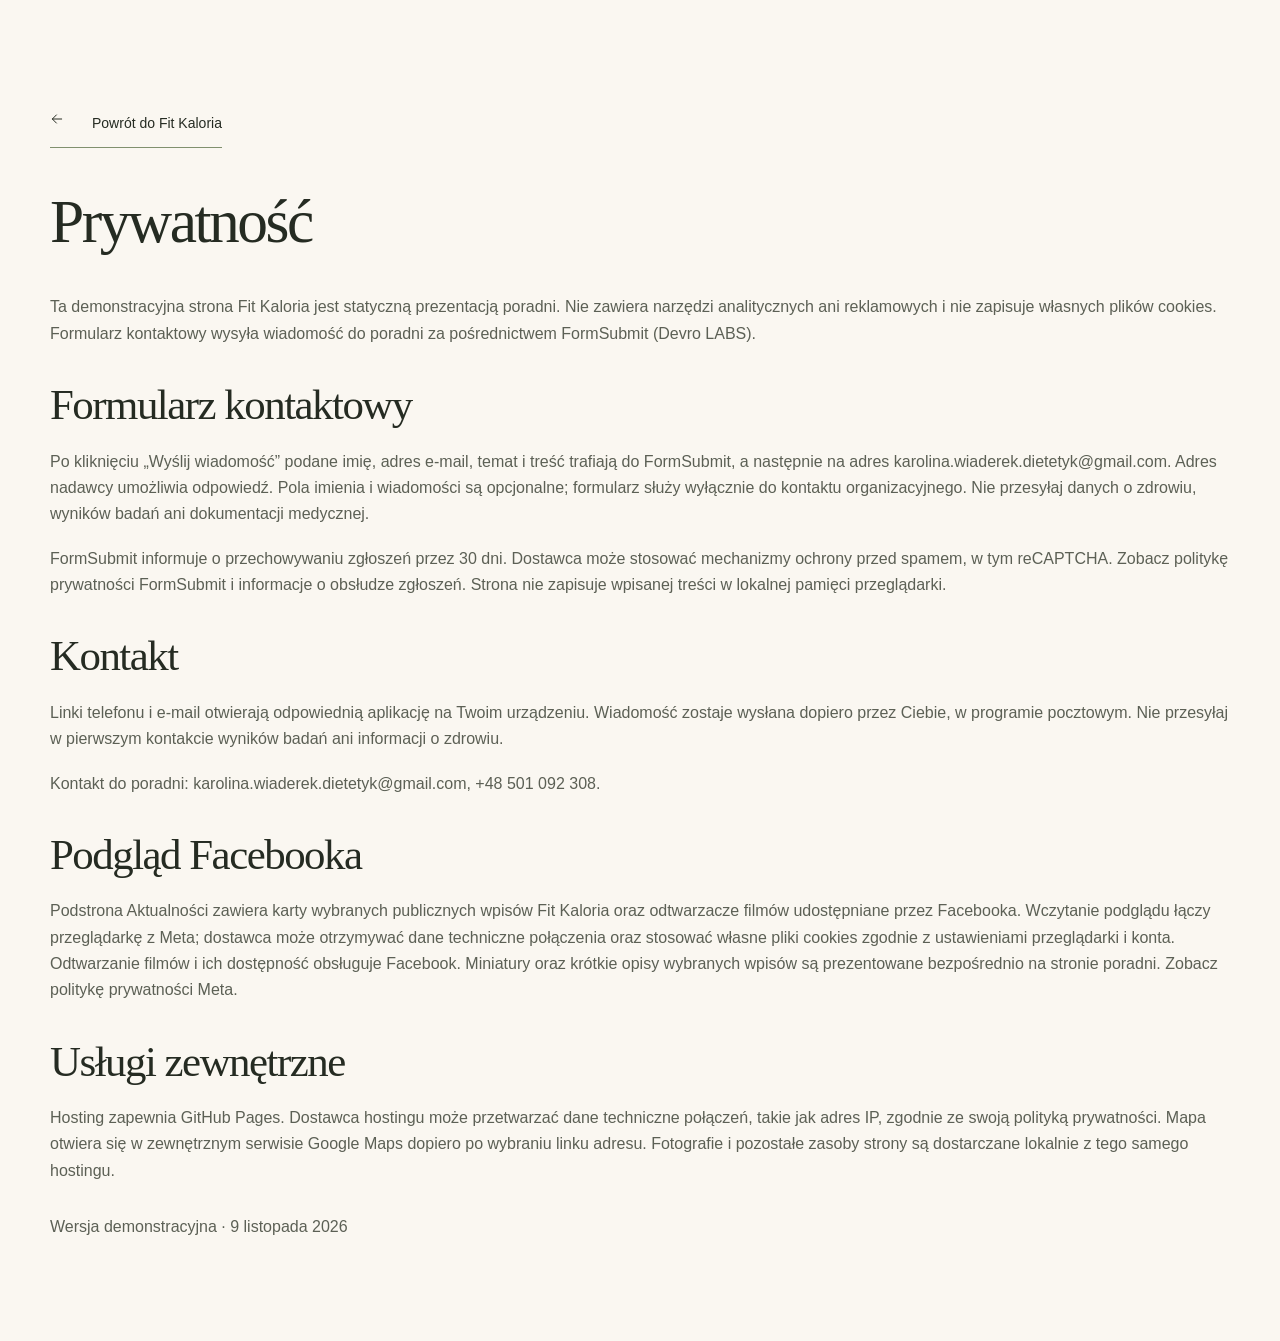
<file: prywatnosc.html>
<!doctype html><html lang="pl"><head><meta charset="utf-8"><meta name="viewport" content="width=device-width,initial-scale=1"><title>Prywatność — Fit Kaloria</title><link rel="stylesheet" href="style.css?v=52"><link rel="icon" href="favicon.ico?v=20" sizes="any"><link rel="icon" type="image/png" sizes="32x32" href="favicon-32.png?v=20"><link rel="icon" type="image/svg+xml" href="favicon.svg?v=20"><link rel="apple-touch-icon" sizes="180x180" href="apple-touch-icon.png?v=20"></head><body><main class="container section"><a class="text-link" href="./"><svg class="ui-arrow" viewBox="0 0 24 24" width="24" height="24" aria-hidden="true" focusable="false"><path d="M20 12H4m7-7-7 7 7 7"/></svg> Powrót do Fit Kaloria</a><h1 style="margin:40px 0">Prywatność</h1><p>Ta demonstracyjna strona Fit Kaloria jest statyczną prezentacją poradni. Nie zawiera narzędzi analitycznych ani reklamowych i nie zapisuje własnych plików cookies. Formularz kontaktowy wysyła wiadomość do poradni za pośrednictwem FormSubmit (Devro LABS).</p><h2 style="margin:35px 0 20px">Formularz kontaktowy</h2><p>Po kliknięciu „Wyślij wiadomość” podane imię, adres e-mail, temat i treść trafiają do FormSubmit, a następnie na adres karolina.wiaderek.dietetyk@gmail.com. Adres nadawcy umożliwia odpowiedź. Pola imienia i wiadomości są opcjonalne; formularz służy wyłącznie do kontaktu organizacyjnego. Nie przesyłaj danych o zdrowiu, wyników badań ani dokumentacji medycznej.</p><p>FormSubmit informuje o przechowywaniu zgłoszeń przez 30 dni. Dostawca może stosować mechanizmy ochrony przed spamem, w tym reCAPTCHA. Zobacz <a href="https://formsubmit.co/privacy.pdf" target="_blank" rel="noopener noreferrer">politykę prywatności FormSubmit</a> i <a href="https://formsubmit.co/documentation" target="_blank" rel="noopener noreferrer">informacje o obsłudze zgłoszeń</a>. Strona nie zapisuje wpisanej treści w lokalnej pamięci przeglądarki.</p><h2 style="margin:35px 0 20px">Kontakt</h2><p>Linki telefonu i e-mail otwierają odpowiednią aplikację na Twoim urządzeniu. Wiadomość zostaje wysłana dopiero przez Ciebie, w programie pocztowym. Nie przesyłaj w pierwszym kontakcie wyników badań ani informacji o zdrowiu.</p><p>Kontakt do poradni: <a href="mailto:karolina.wiaderek.dietetyk@gmail.com">karolina.wiaderek.dietetyk@gmail.com</a>, <a href="tel:+48501092308">+48 501 092 308</a>.</p><h2 style="margin:35px 0 20px">Podgląd Facebooka</h2><p>Podstrona Aktualności zawiera karty wybranych publicznych wpisów Fit Kaloria oraz odtwarzacze filmów udostępniane przez Facebooka. Wczytanie podglądu łączy przeglądarkę z Meta; dostawca może otrzymywać dane techniczne połączenia oraz stosować własne pliki cookies zgodnie z ustawieniami przeglądarki i konta. Odtwarzanie filmów i ich dostępność obsługuje Facebook. Miniatury oraz krótkie opisy wybranych wpisów są prezentowane bezpośrednio na stronie poradni. Zobacz <a href="https://www.facebook.com/privacy/policy/" target="_blank" rel="noopener noreferrer">politykę prywatności Meta</a>.</p><h2 style="margin:35px 0 20px">Usługi zewnętrzne</h2><p>Hosting zapewnia GitHub Pages. Dostawca hostingu może przetwarzać dane techniczne połączeń, takie jak adres IP, zgodnie ze swoją <a href="https://docs.github.com/en/site-policy/privacy-policies/github-general-privacy-statement">polityką prywatności</a>. Mapa otwiera się w zewnętrznym serwisie Google Maps dopiero po wybraniu linku adresu. Fotografie i pozostałe zasoby strony są dostarczane lokalnie z tego samego hostingu.</p><p style="margin-top:30px">Wersja demonstracyjna · 9 listopada 2026</p></main></body></html>
</file>
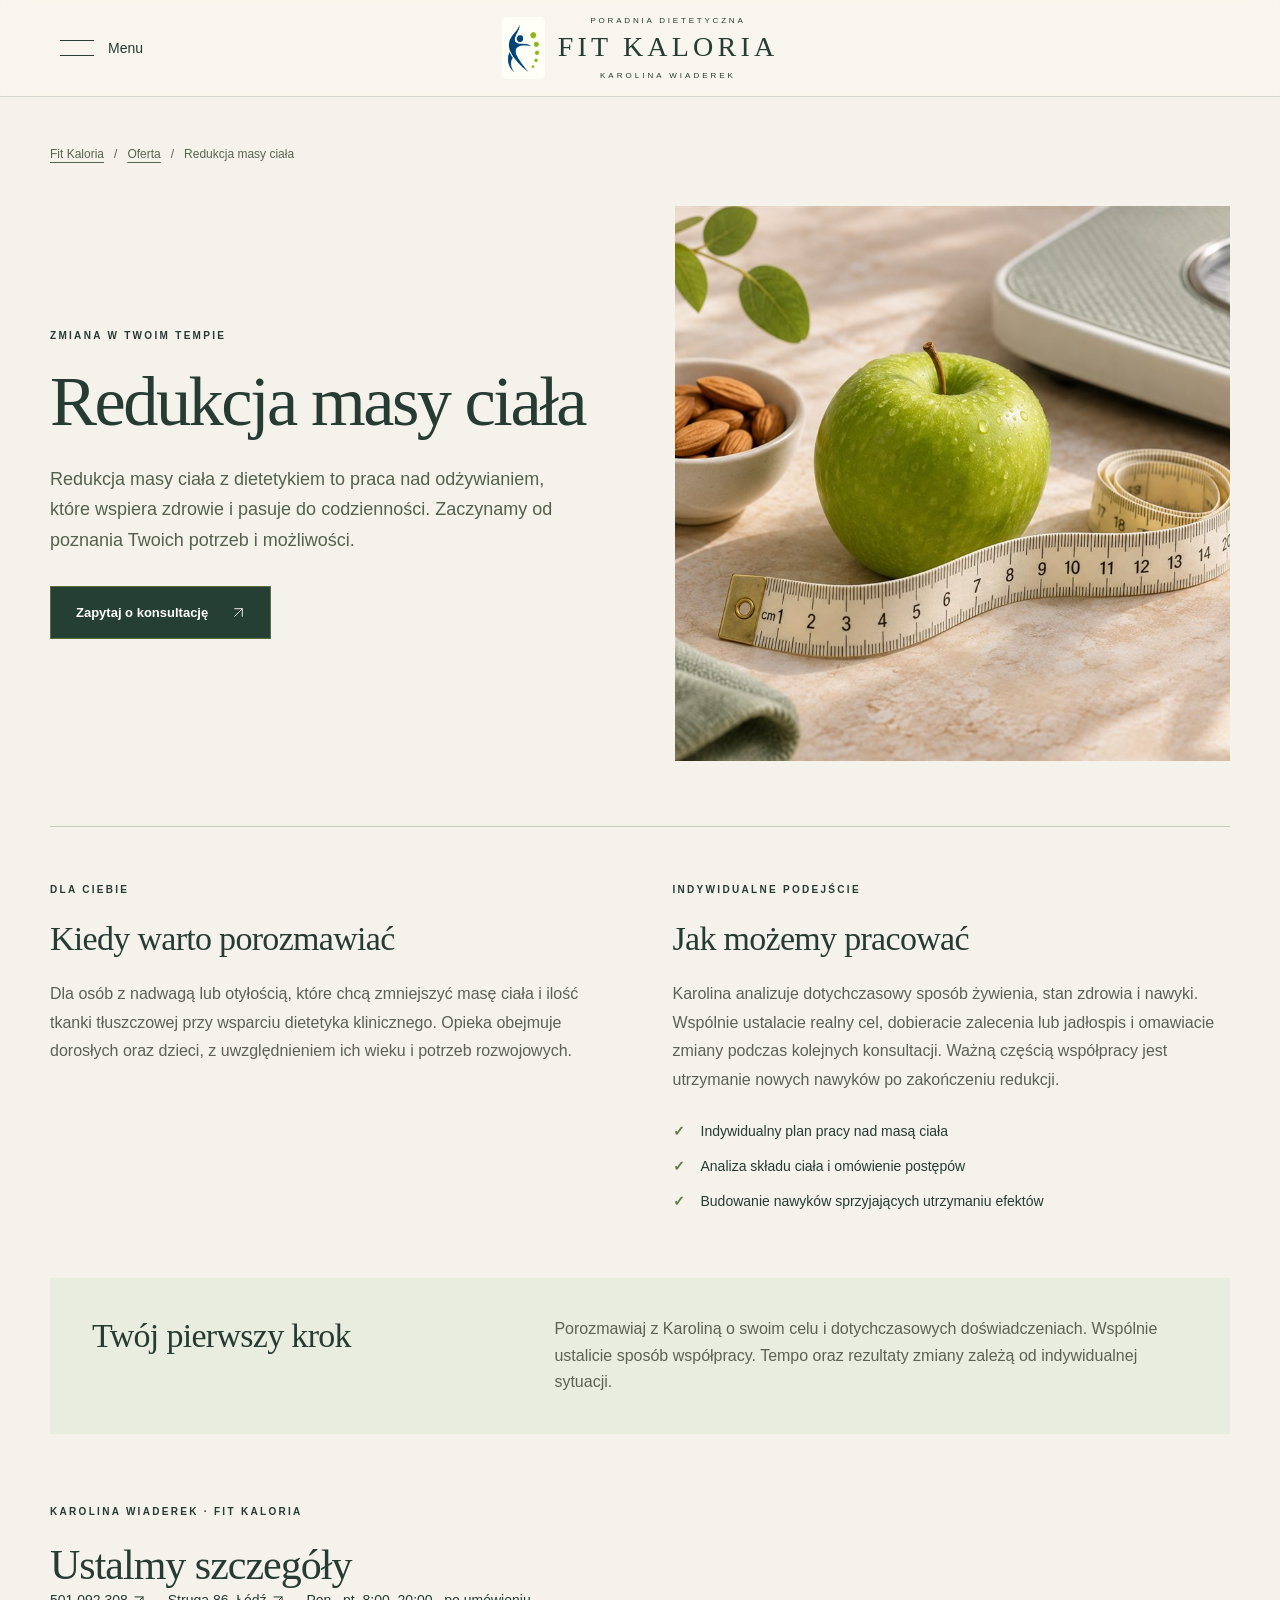
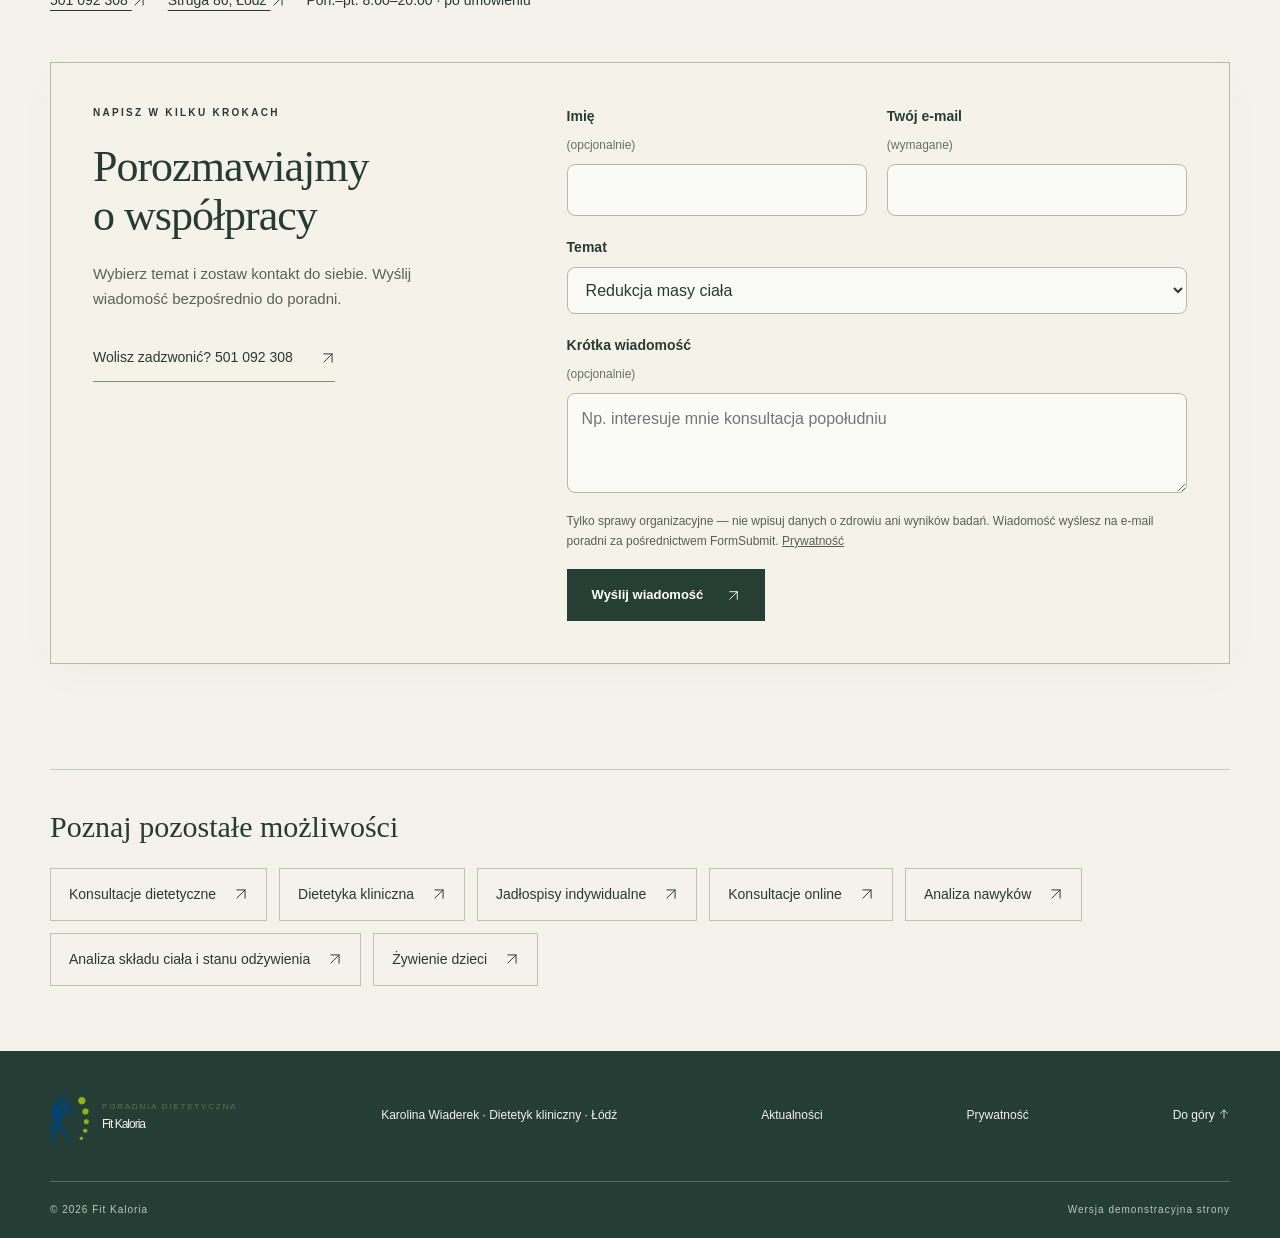
<file: redukcja-masy-ciala.html>
<!doctype html><html lang="pl"><head><meta charset="utf-8"><meta name="viewport" content="width=device-width,initial-scale=1"><meta name="theme-color" content="#243d35"><title>Redukcja masy ciała — dietetyk Łódź | Fit Kaloria</title><meta name="description" content="Redukcja masy ciała w Łodzi z dietetykiem klinicznym. Wsparcie przy nadwadze i otyłości, analiza składu ciała i zmiana nawyków w Fit Kaloria."><link rel="canonical" href="https://gipsdrill.github.io/fit-kaloria-editorial-premium/redukcja-masy-ciala.html"><link rel="icon" href="favicon.ico?v=20" sizes="any"><link rel="icon" type="image/png" sizes="32x32" href="favicon-32.png?v=20"><link rel="icon" type="image/svg+xml" href="favicon.svg?v=20"><link rel="apple-touch-icon" sizes="180x180" href="apple-touch-icon.png?v=20"><link rel="stylesheet" href="style.css?v=52"><script src="app.js?v=51" defer></script><script type="application/ld+json">{"@context":"https://schema.org","@type":"LocalBusiness","name":"Fit Kaloria — Karolina Wiaderek","description":"Poradnia dietetyczna w Łodzi. Karolina Wiaderek, magister dietetyki, dietetyk ogólny i kliniczny. Konsultacje dla dorosłych i dzieci, jadłospisy i edukacja żywieniowa.","url":"https://gipsdrill.github.io/fit-kaloria-editorial-premium/","telephone":"+48 501 092 308","email":"karolina.wiaderek.dietetyk@gmail.com","address":{"@type":"PostalAddress","streetAddress":"ul. Andrzeja Struga 86","postalCode":"90-557","addressLocality":"Łódź","addressCountry":"PL"},"openingHours":["Mo-Fr 08:00-20:00"],"image":"https://gipsdrill.github.io/fit-kaloria-editorial-premium/karolina-purple.jpg","@id":"https://gipsdrill.github.io/fit-kaloria-editorial-premium/#poradnia","hasMap":"https://www.google.com/maps/place/Mgr+dietetyk+Karolina+Wiaderek+Poradnia+%22Fit+Kaloria%22/@51.7617247,19.4341873,17z/data=!3m1!4b1!4m5!3m4!1s0x471a35250b10f0a1:0xd8a62a814ab3b971!8m2!3d51.7617247!4d19.4341873","sameAs":["https://www.google.com/maps/place/Mgr+dietetyk+Karolina+Wiaderek+Poradnia+%22Fit+Kaloria%22/@51.7617247,19.4341873,17z/data=!3m1!4b1!4m5!3m4!1s0x471a35250b10f0a1:0xd8a62a814ab3b971!8m2!3d51.7617247!4d19.4341873","https://www.facebook.com/profile.php?id=100089357919979"],"geo":{"@type":"GeoCoordinates","latitude":51.7617247,"longitude":19.4341873},"areaServed":{"@type":"City","name":"Łódź"},"hasOfferCatalog":{"@type":"OfferCatalog","name":"Oferta Fit Kaloria","itemListElement":[{"@type":"Offer","itemOffered":{"@type":"Service","name":"Konsultacje dietetyczne","url":"https://gipsdrill.github.io/fit-kaloria-editorial-premium/konsultacje-dietetyczne.html"}},{"@type":"Offer","itemOffered":{"@type":"Service","name":"Redukcja masy ciała","url":"https://gipsdrill.github.io/fit-kaloria-editorial-premium/redukcja-masy-ciala.html"}},{"@type":"Offer","itemOffered":{"@type":"Service","name":"Dietetyka kliniczna","url":"https://gipsdrill.github.io/fit-kaloria-editorial-premium/dietetyka-kliniczna.html"}},{"@type":"Offer","itemOffered":{"@type":"Service","name":"Jadłospisy indywidualne","url":"https://gipsdrill.github.io/fit-kaloria-editorial-premium/jadlospisy-indywidualne.html"}},{"@type":"Offer","itemOffered":{"@type":"Service","name":"Konsultacje online","url":"https://gipsdrill.github.io/fit-kaloria-editorial-premium/konsultacje-online.html"}},{"@type":"Offer","itemOffered":{"@type":"Service","name":"Analiza nawyków","url":"https://gipsdrill.github.io/fit-kaloria-editorial-premium/analiza-nawykow.html"}},{"@type":"Offer","itemOffered":{"@type":"Service","name":"Analiza składu ciała i stanu odżywienia","url":"https://gipsdrill.github.io/fit-kaloria-editorial-premium/analiza-skladu-ciala.html"}},{"@type":"Offer","itemOffered":{"@type":"Service","name":"Żywienie dzieci","url":"https://gipsdrill.github.io/fit-kaloria-editorial-premium/zywienie-dzieci.html"}}]}}</script><script type="application/ld+json">{"@context":"https://schema.org","@graph":[{"@type":"Service","name":"Redukcja masy ciała","description":"Redukcja masy ciała z dietetykiem to praca nad odżywianiem, które wspiera zdrowie i pasuje do codzienności. Zaczynamy od poznania Twoich potrzeb i możliwości.","url":"https://gipsdrill.github.io/fit-kaloria-editorial-premium/redukcja-masy-ciala.html","areaServed":{"@type":"City","name":"Łódź"},"provider":{"@type":"LocalBusiness","name":"Fit Kaloria — Karolina Wiaderek","url":"https://gipsdrill.github.io/fit-kaloria-editorial-premium/","telephone":"+48501092308"}},{"@type":"BreadcrumbList","itemListElement":[{"@type":"ListItem","position":1,"name":"Fit Kaloria","item":"https://gipsdrill.github.io/fit-kaloria-editorial-premium/"},{"@type":"ListItem","position":2,"name":"Redukcja masy ciała","item":"https://gipsdrill.github.io/fit-kaloria-editorial-premium/redukcja-masy-ciala.html"}]}]}</script><meta property="og:type" content="website"><meta property="og:locale" content="pl_PL"><meta property="og:site_name" content="Fit Kaloria — Poradnia Dietetyczna"><meta property="og:title" content="Redukcja masy ciała — Fit Kaloria"><meta property="og:description" content="Redukcja masy ciała w Łodzi z dietetykiem klinicznym. Wsparcie przy nadwadze i otyłości, analiza składu ciała i zmiana nawyków w Fit Kaloria."><meta property="og:url" content="https://gipsdrill.github.io/fit-kaloria-editorial-premium/redukcja-masy-ciala.html"><meta property="og:image" content="https://gipsdrill.github.io/fit-kaloria-editorial-premium/fit-kaloria-social-v21.jpg"><meta property="og:image:secure_url" content="https://gipsdrill.github.io/fit-kaloria-editorial-premium/fit-kaloria-social-v21.jpg"><meta property="og:image:type" content="image/jpeg"><meta property="og:image:width" content="1200"><meta property="og:image:height" content="630"><meta property="og:image:alt" content="Fit Kaloria — odżywianie w Twoim rytmie. Kolorowe warzywa przygotowywane w kuchni."><meta name="twitter:card" content="summary_large_image"><meta name="twitter:title" content="Redukcja masy ciała — Fit Kaloria"><meta name="twitter:description" content="Praca nad masą ciała zaczyna się od poznania Ciebie. Ważne są Twoje możliwości, preferencje i codzienne nawyki."><meta name="twitter:image" content="https://gipsdrill.github.io/fit-kaloria-editorial-premium/fit-kaloria-social-v21.jpg"><meta name="twitter:image:alt" content="Fit Kaloria — odżywianie w Twoim rytmie. Kolorowe warzywa przygotowywane w kuchni."></head><body class="editorial service-page" id="top"><a href="#main" class="skip-link">Przejdź do treści</a><header class="editorial-header" id="start"><button class="menu-toggle" aria-expanded="false" aria-controls="editorial-menu"><span class="menu-lines" aria-hidden="true"></span><span class="menu-label">Menu</span></button><a class="editorial-logo" href="index.html" aria-label="Fit Kaloria — początek strony"><img class="brand-mark" src="logo-fit-kaloria.png" alt="" aria-hidden="true" width="213" height="320"><div><small class="brand-descriptor">PORADNIA DIETETYCZNA</small>FIT KALORIA<span>KAROLINA WIADEREK</span></div></a></header><div class="menu-backdrop" hidden></div><nav id="editorial-menu" class="editorial-menu" aria-label="Nawigacja główna" hidden><img class="brand-mark" src="logo-fit-kaloria.png" alt="" aria-hidden="true" width="213" height="320"><span class="eyebrow">FIT KALORIA · ŁÓDŹ</span><a href="index.html#oferta">Oferta</a><a href="index.html#o-mnie">O mnie</a><a href="index.html#proces">Współpraca</a><a href="index.html#opinie">Opinie</a><a href="aktualnosci.html">Aktualności</a><a href="#kontakt">Kontakt</a><div class="menu-contact"><a href="tel:+48501092308">+48 501 092 308</a><a href="mailto:karolina.wiaderek.dietetyk@gmail.com">karolina.wiaderek.dietetyk@gmail.com</a></div></nav><main id="main" class="service-main"><div class="container"><nav class="service-breadcrumb" aria-label="Ścieżka strony"><a href="index.html">Fit Kaloria</a><span aria-hidden="true">/</span><a href="index.html#oferta">Oferta</a><span aria-hidden="true">/</span><span aria-current="page">Redukcja masy ciała</span></nav><section class="service-hero" aria-labelledby="service-title"><div><span class="eyebrow">ZMIANA W TWOIM TEMPIE</span><h1 id="service-title">Redukcja masy ciała</h1><p class="service-lead">Redukcja masy ciała z dietetykiem to praca nad odżywianiem, które wspiera zdrowie i pasuje do codzienności. Zaczynamy od poznania Twoich potrzeb i możliwości.</p><a class="button" href="#kontakt">Zapytaj o konsultację <span class="link-arrow" aria-hidden="true"><svg class="ui-arrow" viewBox="0 0 24 24" width="24" height="24" aria-hidden="true" focusable="false"><path d="M5 19 19 5M5 5h14v14"/></svg></span></a></div><figure><img src="weight.jpg" alt="Zielone jabłko, miarka i waga na jasnym stole" width="1400" height="933" fetchpriority="high"></figure></section><section class="service-context" aria-label="O usłudze"><div><span class="eyebrow">DLA CIEBIE</span><h2>Kiedy warto porozmawiać</h2><p>Dla osób z nadwagą lub otyłością, które chcą zmniejszyć masę ciała i ilość tkanki tłuszczowej przy wsparciu dietetyka klinicznego. Opieka obejmuje dorosłych oraz dzieci, z uwzględnieniem ich wieku i potrzeb rozwojowych.</p></div><div><span class="eyebrow">INDYWIDUALNE PODEJŚCIE</span><h2>Jak możemy pracować</h2><p>Karolina analizuje dotychczasowy sposób żywienia, stan zdrowia i nawyki. Wspólnie ustalacie realny cel, dobieracie zalecenia lub jadłospis i omawiacie zmiany podczas kolejnych konsultacji. Ważną częścią współpracy jest utrzymanie nowych nawyków po zakończeniu redukcji.</p><ul><li>Indywidualny plan pracy nad masą ciała</li><li>Analiza składu ciała i omówienie postępów</li><li>Budowanie nawyków sprzyjających utrzymaniu efektów</li></ul></div></section><section class="service-next"><h2>Twój pierwszy krok</h2><p>Porozmawiaj z Karoliną o swoim celu i dotychczasowych doświadczeniach. Wspólnie ustalicie sposób współpracy. Tempo oraz rezultaty zmiany zależą od indywidualnej sytuacji.</p></section><section class="service-contact" id="kontakt"><span class="eyebrow">KAROLINA WIADEREK · FIT KALORIA</span><h2>Ustalmy szczegóły</h2><div class="service-contact-line"><a href="tel:+48501092308">501 092 308 <span class="link-arrow" aria-hidden="true"><svg class="ui-arrow" viewBox="0 0 24 24" width="24" height="24" aria-hidden="true" focusable="false"><path d="M5 19 19 5M5 5h14v14"/></svg></span></a><a href="https://www.google.com/maps/place/Mgr+dietetyk+Karolina+Wiaderek+Poradnia+%22Fit+Kaloria%22/@51.7617247,19.4341873,17z/data=!3m1!4b1!4m5!3m4!1s0x471a35250b10f0a1:0xd8a62a814ab3b971!8m2!3d51.7617247!4d19.4341873" target="_blank" rel="noopener noreferrer">Struga 86, Łódź <span class="link-arrow" aria-hidden="true"><svg class="ui-arrow" viewBox="0 0 24 24" width="24" height="24" aria-hidden="true" focusable="false"><path d="M5 19 19 5M5 5h14v14"/></svg></span></a><span>Pon.–pt. 8:00–20:00 · po umówieniu</span></div><div class="quick-contact" id="formularz"><div class="quick-contact-intro"><span class="eyebrow">NAPISZ W KILKU KROKACH</span><h3>Porozmawiajmy<br>o współpracy</h3><p>Wybierz temat i zostaw kontakt do siebie. Wyślij wiadomość bezpośrednio do poradni.</p><a href="tel:+48501092308" class="text-link">Wolisz zadzwonić? 501 092 308 <span class="link-arrow" aria-hidden="true"><svg class="ui-arrow" viewBox="0 0 24 24" width="24" height="24" aria-hidden="true" focusable="false"><path d="M5 19 19 5M5 5h14v14"/></svg></span></a></div><form class="contact-form" action="https://formsubmit.co/karolina.wiaderek.dietetyk@gmail.com" method="POST" accept-charset="UTF-8" aria-label="Szybki kontakt" aria-describedby="form-note"><input type="hidden" name="_subject" value="Fit Kaloria — wiadomość z formularza kontaktowego"><input type="hidden" name="_template" value="table"><input type="hidden" name="_next" value="https://gipsdrill.github.io/fit-kaloria-editorial-premium/dziekujemy.html"><div class="contact-honeypot" aria-hidden="true"><label>Pozostaw to pole puste<input type="text" name="_honey" tabindex="-1" autocomplete="off"></label></div><fieldset class="form-fields"><legend class="visually-hidden">Dane kontaktowe i temat rozmowy</legend><label>Imię <span>(opcjonalnie)</span><input name="name" autocomplete="given-name" maxlength="60"></label><label>Twój e-mail <span>(wymagane)</span><input name="email" type="email" autocomplete="email" required maxlength="150"></label><label class="field-wide">Temat<select name="topic"><option>Termin konsultacji</option><option>Oferta i cennik</option><option>Konsultacje dietetyczne</option><option selected>Redukcja masy ciała</option><option>Dietetyka kliniczna</option><option>Jadłospisy indywidualne</option><option>Konsultacje online</option><option>Analiza nawyków</option><option>Analiza składu ciała i stanu odżywienia</option><option>Żywienie dzieci</option><option>Warsztaty dietetyczne</option></select></label><label class="field-wide">Krótka wiadomość <span>(opcjonalnie)</span><textarea name="message" rows="3" maxlength="600" placeholder="Np. interesuje mnie konsultacja popołudniu"></textarea></label></fieldset><p id="form-note" class="form-note">Tylko sprawy organizacyjne — nie wpisuj danych o zdrowiu ani wyników badań. Wiadomość wyślesz na e-mail poradni za pośrednictwem FormSubmit. <a href="prywatnosc.html">Prywatność</a></p><button class="button form-submit" type="submit">Wyślij wiadomość <span class="link-arrow" aria-hidden="true"><svg class="ui-arrow" viewBox="0 0 24 24" width="24" height="24" aria-hidden="true" focusable="false"><path d="M5 19 19 5M5 5h14v14"/></svg></span></button></form></div></section><nav class="service-related" aria-label="Pozostałe usługi"><h2>Poznaj pozostałe możliwości</h2><div class="related-links"><a href="konsultacje-dietetyczne.html">Konsultacje dietetyczne <span class="link-arrow" aria-hidden="true"><svg class="ui-arrow" viewBox="0 0 24 24" width="24" height="24" aria-hidden="true" focusable="false"><path d="M5 19 19 5M5 5h14v14"/></svg></span></a><a href="dietetyka-kliniczna.html">Dietetyka kliniczna <span class="link-arrow" aria-hidden="true"><svg class="ui-arrow" viewBox="0 0 24 24" width="24" height="24" aria-hidden="true" focusable="false"><path d="M5 19 19 5M5 5h14v14"/></svg></span></a><a href="jadlospisy-indywidualne.html">Jadłospisy indywidualne <span class="link-arrow" aria-hidden="true"><svg class="ui-arrow" viewBox="0 0 24 24" width="24" height="24" aria-hidden="true" focusable="false"><path d="M5 19 19 5M5 5h14v14"/></svg></span></a><a href="konsultacje-online.html">Konsultacje online <span class="link-arrow" aria-hidden="true"><svg class="ui-arrow" viewBox="0 0 24 24" width="24" height="24" aria-hidden="true" focusable="false"><path d="M5 19 19 5M5 5h14v14"/></svg></span></a><a href="analiza-nawykow.html">Analiza nawyków <span class="link-arrow" aria-hidden="true"><svg class="ui-arrow" viewBox="0 0 24 24" width="24" height="24" aria-hidden="true" focusable="false"><path d="M5 19 19 5M5 5h14v14"/></svg></span></a><a href="analiza-skladu-ciala.html">Analiza składu ciała i stanu odżywienia <span class="link-arrow" aria-hidden="true"><svg class="ui-arrow" viewBox="0 0 24 24" width="24" height="24" aria-hidden="true" focusable="false"><path d="M5 19 19 5M5 5h14v14"/></svg></span></a><a href="zywienie-dzieci.html">Żywienie dzieci <span class="link-arrow" aria-hidden="true"><svg class="ui-arrow" viewBox="0 0 24 24" width="24" height="24" aria-hidden="true" focusable="false"><path d="M5 19 19 5M5 5h14v14"/></svg></span></a></div></nav></div></main><footer><div class="container footer-inner"><a class="brand" href="index.html" aria-label="Fit Kaloria — początek strony"><img class="brand-mark" src="logo-fit-kaloria.png" alt="" aria-hidden="true" width="213" height="320"><span><small>PORADNIA DIETETYCZNA</small>Fit Kaloria</span></a><p>Karolina Wiaderek · Dietetyk kliniczny · Łódź</p><a href="aktualnosci.html">Aktualności</a><a href="prywatnosc.html">Prywatność</a><a href="index.html">Do góry <svg class="ui-arrow" viewBox="0 0 24 24" width="24" height="24" aria-hidden="true" focusable="false"><path d="M12 20V4m-7 7 7-7 7 7"/></svg></a></div><div class="container footer-bottom"><span>© 2026 Fit Kaloria</span><span>Wersja demonstracyjna strony</span></div></footer></body></html>
</file>
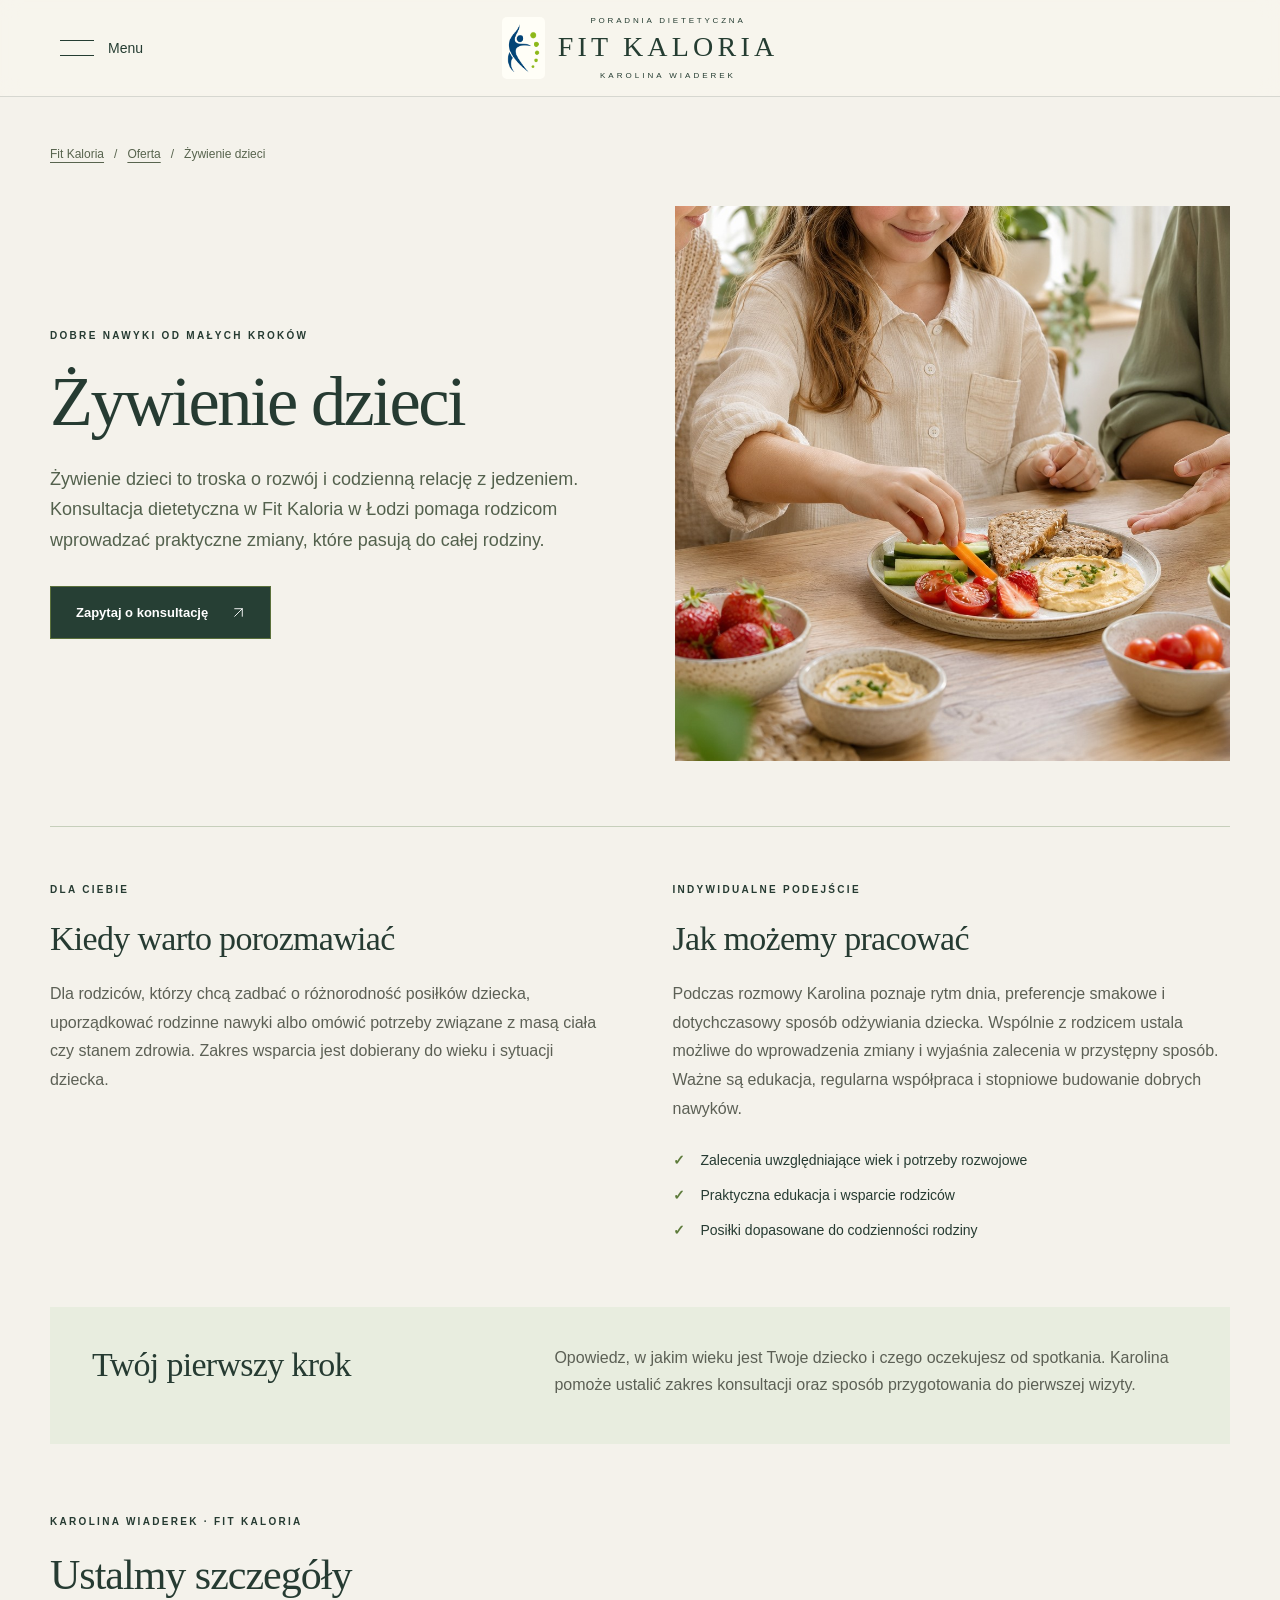
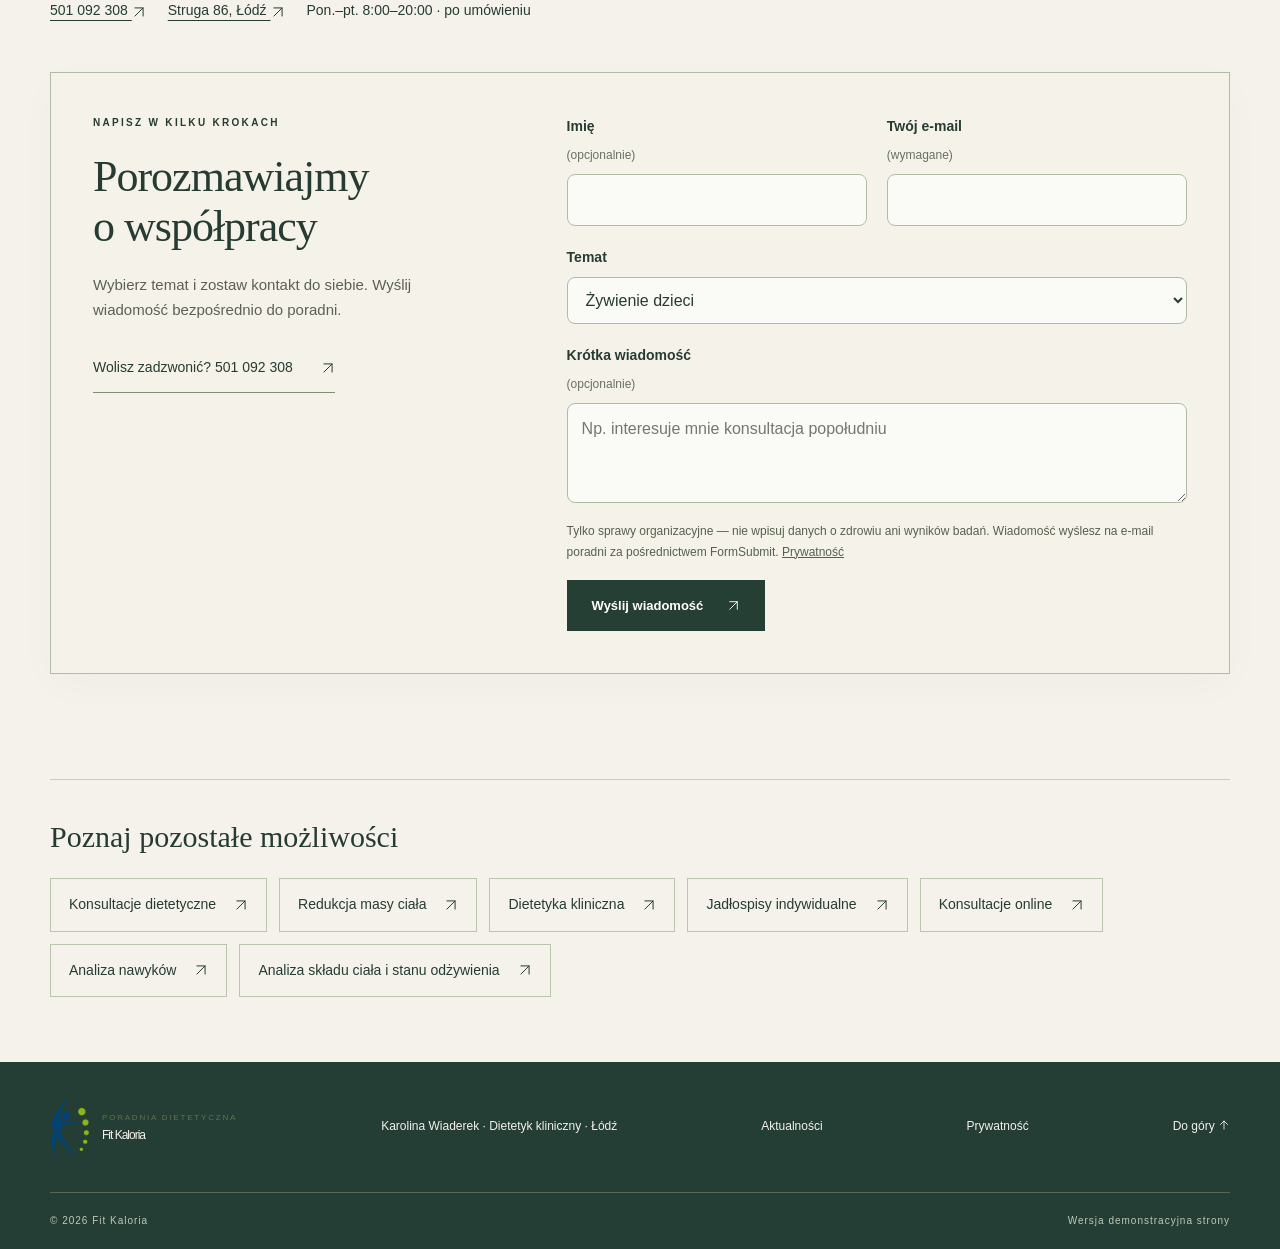
<file: zywienie-dzieci.html>
<!doctype html><html lang="pl"><head><meta charset="utf-8"><meta name="viewport" content="width=device-width,initial-scale=1"><meta name="theme-color" content="#243d35"><title>Żywienie dzieci — Łódź | Fit Kaloria</title><meta name="description" content="Żywienie dzieci i konsultacje dietetyczne w Łodzi. Fit Kaloria — wsparcie rodziców, różnorodne posiłki i dobre nawyki dopasowane do potrzeb dziecka."><link rel="canonical" href="https://gipsdrill.github.io/fit-kaloria-editorial-premium/zywienie-dzieci.html"><link rel="icon" href="favicon.ico?v=20" sizes="any"><link rel="icon" type="image/png" sizes="32x32" href="favicon-32.png?v=20"><link rel="icon" type="image/svg+xml" href="favicon.svg?v=20"><link rel="apple-touch-icon" sizes="180x180" href="apple-touch-icon.png?v=20"><link rel="stylesheet" href="style.css?v=52"><script src="app.js?v=51" defer></script><script type="application/ld+json">{"@context":"https://schema.org","@type":"LocalBusiness","name":"Fit Kaloria — Karolina Wiaderek","description":"Poradnia dietetyczna w Łodzi. Karolina Wiaderek, magister dietetyki, dietetyk ogólny i kliniczny. Konsultacje dla dorosłych i dzieci, jadłospisy i edukacja żywieniowa.","url":"https://gipsdrill.github.io/fit-kaloria-editorial-premium/","telephone":"+48 501 092 308","email":"karolina.wiaderek.dietetyk@gmail.com","address":{"@type":"PostalAddress","streetAddress":"ul. Andrzeja Struga 86","postalCode":"90-557","addressLocality":"Łódź","addressCountry":"PL"},"openingHours":["Mo-Fr 08:00-20:00"],"image":"https://gipsdrill.github.io/fit-kaloria-editorial-premium/karolina-purple.jpg","@id":"https://gipsdrill.github.io/fit-kaloria-editorial-premium/#poradnia","hasMap":"https://www.google.com/maps/place/Mgr+dietetyk+Karolina+Wiaderek+Poradnia+%22Fit+Kaloria%22/@51.7617247,19.4341873,17z/data=!3m1!4b1!4m5!3m4!1s0x471a35250b10f0a1:0xd8a62a814ab3b971!8m2!3d51.7617247!4d19.4341873","sameAs":["https://www.google.com/maps/place/Mgr+dietetyk+Karolina+Wiaderek+Poradnia+%22Fit+Kaloria%22/@51.7617247,19.4341873,17z/data=!3m1!4b1!4m5!3m4!1s0x471a35250b10f0a1:0xd8a62a814ab3b971!8m2!3d51.7617247!4d19.4341873","https://www.facebook.com/profile.php?id=100089357919979"],"geo":{"@type":"GeoCoordinates","latitude":51.7617247,"longitude":19.4341873},"areaServed":{"@type":"City","name":"Łódź"},"hasOfferCatalog":{"@type":"OfferCatalog","name":"Oferta Fit Kaloria","itemListElement":[{"@type":"Offer","itemOffered":{"@type":"Service","name":"Konsultacje dietetyczne","url":"https://gipsdrill.github.io/fit-kaloria-editorial-premium/konsultacje-dietetyczne.html"}},{"@type":"Offer","itemOffered":{"@type":"Service","name":"Redukcja masy ciała","url":"https://gipsdrill.github.io/fit-kaloria-editorial-premium/redukcja-masy-ciala.html"}},{"@type":"Offer","itemOffered":{"@type":"Service","name":"Dietetyka kliniczna","url":"https://gipsdrill.github.io/fit-kaloria-editorial-premium/dietetyka-kliniczna.html"}},{"@type":"Offer","itemOffered":{"@type":"Service","name":"Jadłospisy indywidualne","url":"https://gipsdrill.github.io/fit-kaloria-editorial-premium/jadlospisy-indywidualne.html"}},{"@type":"Offer","itemOffered":{"@type":"Service","name":"Konsultacje online","url":"https://gipsdrill.github.io/fit-kaloria-editorial-premium/konsultacje-online.html"}},{"@type":"Offer","itemOffered":{"@type":"Service","name":"Analiza nawyków","url":"https://gipsdrill.github.io/fit-kaloria-editorial-premium/analiza-nawykow.html"}},{"@type":"Offer","itemOffered":{"@type":"Service","name":"Analiza składu ciała i stanu odżywienia","url":"https://gipsdrill.github.io/fit-kaloria-editorial-premium/analiza-skladu-ciala.html"}},{"@type":"Offer","itemOffered":{"@type":"Service","name":"Żywienie dzieci","url":"https://gipsdrill.github.io/fit-kaloria-editorial-premium/zywienie-dzieci.html"}}]}}</script><script type="application/ld+json">{"@context":"https://schema.org","@graph":[{"@type":"Service","name":"Żywienie dzieci","description":"Żywienie dzieci to troska o rozwój i codzienną relację z jedzeniem. Konsultacja dietetyczna w Fit Kaloria w Łodzi pomaga rodzicom wprowadzać praktyczne zmiany, które pasują do całej rodziny.","url":"https://gipsdrill.github.io/fit-kaloria-editorial-premium/zywienie-dzieci.html","areaServed":{"@type":"City","name":"Łódź"},"provider":{"@type":"LocalBusiness","name":"Fit Kaloria — Karolina Wiaderek","url":"https://gipsdrill.github.io/fit-kaloria-editorial-premium/","telephone":"+48501092308"}},{"@type":"BreadcrumbList","itemListElement":[{"@type":"ListItem","position":1,"name":"Fit Kaloria","item":"https://gipsdrill.github.io/fit-kaloria-editorial-premium/"},{"@type":"ListItem","position":2,"name":"Żywienie dzieci","item":"https://gipsdrill.github.io/fit-kaloria-editorial-premium/zywienie-dzieci.html"}]}]}</script><meta property="og:type" content="website"><meta property="og:locale" content="pl_PL"><meta property="og:site_name" content="Fit Kaloria — Poradnia Dietetyczna"><meta property="og:title" content="Żywienie dzieci — Fit Kaloria"><meta property="og:description" content="Żywienie dzieci i konsultacje dietetyczne w Łodzi. Fit Kaloria — wsparcie rodziców, różnorodne posiłki i dobre nawyki dopasowane do potrzeb dziecka."><meta property="og:url" content="https://gipsdrill.github.io/fit-kaloria-editorial-premium/zywienie-dzieci.html"><meta property="og:image" content="https://gipsdrill.github.io/fit-kaloria-editorial-premium/fit-kaloria-social-v21.jpg"><meta property="og:image:secure_url" content="https://gipsdrill.github.io/fit-kaloria-editorial-premium/fit-kaloria-social-v21.jpg"><meta property="og:image:type" content="image/jpeg"><meta property="og:image:width" content="1200"><meta property="og:image:height" content="630"><meta property="og:image:alt" content="Fit Kaloria — odżywianie w Twoim rytmie. Kolorowe warzywa przygotowywane w kuchni."><meta name="twitter:card" content="summary_large_image"><meta name="twitter:title" content="Analiza nawyków — Fit Kaloria"><meta name="twitter:description" content="Przyjrzyjmy się temu, co już działa, i temu, co warto zmienić. Punktem wyjścia są Twoje codzienne wybory."><meta name="twitter:image" content="https://gipsdrill.github.io/fit-kaloria-editorial-premium/fit-kaloria-social-v21.jpg"><meta name="twitter:image:alt" content="Fit Kaloria — odżywianie w Twoim rytmie. Kolorowe warzywa przygotowywane w kuchni."></head><body class="editorial service-page" id="top"><a href="#main" class="skip-link">Przejdź do treści</a><header class="editorial-header" id="start"><button class="menu-toggle" aria-expanded="false" aria-controls="editorial-menu"><span class="menu-lines" aria-hidden="true"></span><span class="menu-label">Menu</span></button><a class="editorial-logo" href="index.html" aria-label="Fit Kaloria — początek strony"><img class="brand-mark" src="logo-fit-kaloria.png" alt="" aria-hidden="true" width="213" height="320"><div><small class="brand-descriptor">PORADNIA DIETETYCZNA</small>FIT KALORIA<span>KAROLINA WIADEREK</span></div></a></header><div class="menu-backdrop" hidden></div><nav id="editorial-menu" class="editorial-menu" aria-label="Nawigacja główna" hidden><img class="brand-mark" src="logo-fit-kaloria.png" alt="" aria-hidden="true" width="213" height="320"><span class="eyebrow">FIT KALORIA · ŁÓDŹ</span><a href="index.html#oferta">Oferta</a><a href="index.html#o-mnie">O mnie</a><a href="index.html#proces">Współpraca</a><a href="index.html#opinie">Opinie</a><a href="aktualnosci.html">Aktualności</a><a href="#kontakt">Kontakt</a><div class="menu-contact"><a href="tel:+48501092308">+48 501 092 308</a><a href="mailto:karolina.wiaderek.dietetyk@gmail.com">karolina.wiaderek.dietetyk@gmail.com</a></div></nav><main id="main" class="service-main"><div class="container"><nav class="service-breadcrumb" aria-label="Ścieżka strony"><a href="index.html">Fit Kaloria</a><span aria-hidden="true">/</span><a href="index.html#oferta">Oferta</a><span aria-hidden="true">/</span><span aria-current="page">Żywienie dzieci</span></nav><section class="service-hero" aria-labelledby="service-title"><div><span class="eyebrow">DOBRE NAWYKI OD MAŁYCH KROKÓW</span><h1 id="service-title">Żywienie dzieci</h1><p class="service-lead">Żywienie dzieci to troska o rozwój i codzienną relację z jedzeniem. Konsultacja dietetyczna w Fit Kaloria w Łodzi pomaga rodzicom wprowadzać praktyczne zmiany, które pasują do całej rodziny.</p><a class="button" href="#kontakt">Zapytaj o konsultację <span class="link-arrow" aria-hidden="true"><svg class="ui-arrow" viewBox="0 0 24 24" width="24" height="24" aria-hidden="true" focusable="false"><path d="M5 19 19 5M5 5h14v14"/></svg></span></a></div><figure><img src="child-nutrition.jpg" alt="Dziecko z rodzicem poznaje różnorodne produkty podczas edukacji żywieniowej — fotografia ilustracyjna" width="1536" height="1024" fetchpriority="high" decoding="async"></figure></section><section class="service-context" aria-label="O usłudze"><div><span class="eyebrow">DLA CIEBIE</span><h2>Kiedy warto porozmawiać</h2><p>Dla rodziców, którzy chcą zadbać o różnorodność posiłków dziecka, uporządkować rodzinne nawyki albo omówić potrzeby związane z masą ciała czy stanem zdrowia. Zakres wsparcia jest dobierany do wieku i sytuacji dziecka.</p></div><div><span class="eyebrow">INDYWIDUALNE PODEJŚCIE</span><h2>Jak możemy pracować</h2><p>Podczas rozmowy Karolina poznaje rytm dnia, preferencje smakowe i dotychczasowy sposób odżywiania dziecka. Wspólnie z rodzicem ustala możliwe do wprowadzenia zmiany i wyjaśnia zalecenia w przystępny sposób. Ważne są edukacja, regularna współpraca i stopniowe budowanie dobrych nawyków.</p><ul><li>Zalecenia uwzględniające wiek i potrzeby rozwojowe</li><li>Praktyczna edukacja i wsparcie rodziców</li><li>Posiłki dopasowane do codzienności rodziny</li></ul></div></section><section class="service-next"><h2>Twój pierwszy krok</h2><p>Opowiedz, w jakim wieku jest Twoje dziecko i czego oczekujesz od spotkania. Karolina pomoże ustalić zakres konsultacji oraz sposób przygotowania do pierwszej wizyty.</p></section><section class="service-contact" id="kontakt"><span class="eyebrow">KAROLINA WIADEREK · FIT KALORIA</span><h2>Ustalmy szczegóły</h2><div class="service-contact-line"><a href="tel:+48501092308">501 092 308 <span class="link-arrow" aria-hidden="true"><svg class="ui-arrow" viewBox="0 0 24 24" width="24" height="24" aria-hidden="true" focusable="false"><path d="M5 19 19 5M5 5h14v14"/></svg></span></a><a href="https://www.google.com/maps/place/Mgr+dietetyk+Karolina+Wiaderek+Poradnia+%22Fit+Kaloria%22/@51.7617247,19.4341873,17z/data=!3m1!4b1!4m5!3m4!1s0x471a35250b10f0a1:0xd8a62a814ab3b971!8m2!3d51.7617247!4d19.4341873" target="_blank" rel="noopener noreferrer">Struga 86, Łódź <span class="link-arrow" aria-hidden="true"><svg class="ui-arrow" viewBox="0 0 24 24" width="24" height="24" aria-hidden="true" focusable="false"><path d="M5 19 19 5M5 5h14v14"/></svg></span></a><span>Pon.–pt. 8:00–20:00 · po umówieniu</span></div><div class="quick-contact" id="formularz"><div class="quick-contact-intro"><span class="eyebrow">NAPISZ W KILKU KROKACH</span><h3>Porozmawiajmy<br>o współpracy</h3><p>Wybierz temat i zostaw kontakt do siebie. Wyślij wiadomość bezpośrednio do poradni.</p><a href="tel:+48501092308" class="text-link">Wolisz zadzwonić? 501 092 308 <span class="link-arrow" aria-hidden="true"><svg class="ui-arrow" viewBox="0 0 24 24" width="24" height="24" aria-hidden="true" focusable="false"><path d="M5 19 19 5M5 5h14v14"/></svg></span></a></div><form class="contact-form" action="https://formsubmit.co/karolina.wiaderek.dietetyk@gmail.com" method="POST" accept-charset="UTF-8" aria-label="Szybki kontakt" aria-describedby="form-note"><input type="hidden" name="_subject" value="Fit Kaloria — wiadomość z formularza kontaktowego"><input type="hidden" name="_template" value="table"><input type="hidden" name="_next" value="https://gipsdrill.github.io/fit-kaloria-editorial-premium/dziekujemy.html"><div class="contact-honeypot" aria-hidden="true"><label>Pozostaw to pole puste<input type="text" name="_honey" tabindex="-1" autocomplete="off"></label></div><fieldset class="form-fields"><legend class="visually-hidden">Dane kontaktowe i temat rozmowy</legend><label>Imię <span>(opcjonalnie)</span><input name="name" autocomplete="given-name" maxlength="60"></label><label>Twój e-mail <span>(wymagane)</span><input name="email" type="email" autocomplete="email" required maxlength="150"></label><label class="field-wide">Temat<select name="topic"><option>Termin konsultacji</option><option>Oferta i cennik</option><option>Konsultacje dietetyczne</option><option>Redukcja masy ciała</option><option>Dietetyka kliniczna</option><option>Jadłospisy indywidualne</option><option>Konsultacje online</option><option>Analiza nawyków</option><option>Analiza składu ciała i stanu odżywienia</option><option selected>Żywienie dzieci</option><option>Warsztaty dietetyczne</option></select></label><label class="field-wide">Krótka wiadomość <span>(opcjonalnie)</span><textarea name="message" rows="3" maxlength="600" placeholder="Np. interesuje mnie konsultacja popołudniu"></textarea></label></fieldset><p id="form-note" class="form-note">Tylko sprawy organizacyjne — nie wpisuj danych o zdrowiu ani wyników badań. Wiadomość wyślesz na e-mail poradni za pośrednictwem FormSubmit. <a href="prywatnosc.html">Prywatność</a></p><button class="button form-submit" type="submit">Wyślij wiadomość <span class="link-arrow" aria-hidden="true"><svg class="ui-arrow" viewBox="0 0 24 24" width="24" height="24" aria-hidden="true" focusable="false"><path d="M5 19 19 5M5 5h14v14"/></svg></span></button></form></div></section><nav class="service-related" aria-label="Pozostałe usługi"><h2>Poznaj pozostałe możliwości</h2><div class="related-links"><a href="konsultacje-dietetyczne.html">Konsultacje dietetyczne <span class="link-arrow" aria-hidden="true"><svg class="ui-arrow" viewBox="0 0 24 24" width="24" height="24" aria-hidden="true" focusable="false"><path d="M5 19 19 5M5 5h14v14"/></svg></span></a><a href="redukcja-masy-ciala.html">Redukcja masy ciała <span class="link-arrow" aria-hidden="true"><svg class="ui-arrow" viewBox="0 0 24 24" width="24" height="24" aria-hidden="true" focusable="false"><path d="M5 19 19 5M5 5h14v14"/></svg></span></a><a href="dietetyka-kliniczna.html">Dietetyka kliniczna <span class="link-arrow" aria-hidden="true"><svg class="ui-arrow" viewBox="0 0 24 24" width="24" height="24" aria-hidden="true" focusable="false"><path d="M5 19 19 5M5 5h14v14"/></svg></span></a><a href="jadlospisy-indywidualne.html">Jadłospisy indywidualne <span class="link-arrow" aria-hidden="true"><svg class="ui-arrow" viewBox="0 0 24 24" width="24" height="24" aria-hidden="true" focusable="false"><path d="M5 19 19 5M5 5h14v14"/></svg></span></a><a href="konsultacje-online.html">Konsultacje online <span class="link-arrow" aria-hidden="true"><svg class="ui-arrow" viewBox="0 0 24 24" width="24" height="24" aria-hidden="true" focusable="false"><path d="M5 19 19 5M5 5h14v14"/></svg></span></a><a href="analiza-nawykow.html">Analiza nawyków <span class="link-arrow" aria-hidden="true"><svg class="ui-arrow" viewBox="0 0 24 24" width="24" height="24" aria-hidden="true" focusable="false"><path d="M5 19 19 5M5 5h14v14"/></svg></span></a><a href="analiza-skladu-ciala.html">Analiza składu ciała i stanu odżywienia <span class="link-arrow" aria-hidden="true"><svg class="ui-arrow" viewBox="0 0 24 24" width="24" height="24" aria-hidden="true" focusable="false"><path d="M5 19 19 5M5 5h14v14"/></svg></span></a></div></nav></div></main><footer><div class="container footer-inner"><a class="brand" href="index.html" aria-label="Fit Kaloria — początek strony"><img class="brand-mark" src="logo-fit-kaloria.png" alt="" aria-hidden="true" width="213" height="320"><span><small>PORADNIA DIETETYCZNA</small>Fit Kaloria</span></a><p>Karolina Wiaderek · Dietetyk kliniczny · Łódź</p><a href="aktualnosci.html">Aktualności</a><a href="prywatnosc.html">Prywatność</a><a href="index.html">Do góry <svg class="ui-arrow" viewBox="0 0 24 24" width="24" height="24" aria-hidden="true" focusable="false"><path d="M12 20V4m-7 7 7-7 7 7"/></svg></a></div><div class="container footer-bottom"><span>© 2026 Fit Kaloria</span><span>Wersja demonstracyjna strony</span></div></footer></body></html>
</file>
<file: style.css>
*{box-sizing:border-box}html{scroll-behavior:smooth;scroll-padding-top:100px}body{margin:0;color:#252b22;background:#faf7f1;font-family:Arial,Helvetica,sans-serif;font-size:16px;line-height:1.65}body.menu-open{overflow:hidden}a{color:inherit;text-decoration:none}button{font:inherit;cursor:pointer}img{display:block;max-width:100%;height:auto}h1,h2,h3,p{margin:0}h1,h2,h3{font-family:Georgia,'Times New Roman',serif;font-weight:400;line-height:1.08}h1{font-size:clamp(44px,4.8vw,78px);letter-spacing:-2.5px}h2{font-size:clamp(34px,3.35vw,54px);letter-spacing:-1.5px}h3{font-size:25px}p{color:#5c6055}p+p{margin-top:18px}em{font-weight:400;color:#62783f}button,a,summary{-webkit-tap-highlight-color:transparent}a:focus-visible,button:focus-visible,summary:focus-visible{outline:3px solid #a46624;outline-offset:5px}button{touch-action:manipulation}a,button{transition:background .25s,color .25s,transform .25s}svg.icon{width:36px;height:36px;color:#617841;flex-shrink:0}.container{width:min(1280px,calc(100% - 100px));margin:auto}.section{padding:100px 0}.eyebrow{display:block;font-size:11px;letter-spacing:2.3px;font-weight:600;line-height:1.5;margin-bottom:22px;color:#776746}.brand{display:flex;align-items:center;gap:12px;color:#5a743d;line-height:1.1;font-size:29px;letter-spacing:-1px}.brand .icon{width:44px;height:50px}.brand small{display:block;font:8px/1.5 Arial,sans-serif;letter-spacing:1.8px;margin-bottom:5px}.button{display:inline-flex;justify-content:center;align-items:center;gap:24px;border-radius:40px;padding:15px 25px;background:#5a703b;color:white;font-size:13px;font-weight:600;border:1px solid #5a703b;min-height:48px}.button:hover{background:#354a25;transform:translateY(-2px)}.button.outline{background:transparent;color:#4b6134}.button.outline:hover{background:#e9eddf}.actions{display:flex;gap:12px;flex-wrap:wrap;margin-top:30px}.text-link{display:inline-flex;gap:28px;border-bottom:1px solid #80906e;padding:12px 0;font-size:14px}.text-link:hover{color:#677d45}.skip-link{position:fixed;top:-100px;left:20px;padding:12px;background:#fff;color:#111;z-index:1000}.skip-link:focus{top:10px}.section-heading{display:flex;justify-content:space-between;align-items:flex-end;gap:40px;margin-bottom:45px}.section-heading p{font-size:14px;max-width:360px}.center{text-align:center}.menu-toggle{display:none;align-items:center;gap:12px;background:none;border:0;color:inherit;min-height:44px}.mobile-menu{padding:20px 30px;border-top:1px solid #ddd}.mobile-menu a{display:block;padding:12px;font-size:19px}.contact-grid{display:grid;grid-template-columns:1fr 1fr;gap:100px}.contact-grid h2{margin-bottom:25px}.contact-grid .button{margin-top:25px}.contact-details{display:grid;grid-template-columns:1fr 1fr;gap:32px}.contact-details .eyebrow{margin-bottom:8px}.contact-details a{font-size:16px}.contact-details a:hover{text-decoration:underline}.contact-details>div:nth-child(3){grid-column:1/-1}.email{overflow-wrap:anywhere}.contact-details p{color:inherit}.contact-details small{font-size:12px}.copy-email{display:block;background:none;border:0;padding:7px 0;font-size:12px;text-decoration:underline;color:inherit;min-height:40px}.copy-status{display:block;font-size:12px}.contact-options{margin-top:60px;padding:30px 0;border-top:1px solid #c9cdbf;border-bottom:1px solid #c9cdbf}.contact-options h3{margin-bottom:12px}.contact-options p{font-size:14px}.contact-options small{display:block;max-width:820px;font-size:12px;line-height:1.6;color:#62675b}.contact-topics{display:flex;gap:12px;flex-wrap:wrap;margin:20px 0}.contact-topics a{border:1px solid #9ca68f;padding:11px 16px;font-size:13px;min-height:44px}.contact-topics a:hover{background:#e2e8d6;color:#253322}.faq{margin-top:45px}.faq details{border-bottom:1px solid #c9cdbf}.faq summary{padding:20px 3px;cursor:pointer;font-size:15px}.faq p{padding:0 20px 25px;max-width:850px;font-size:14px}.faq a{text-decoration:underline}.opinion-note{display:flex;gap:30px;align-items:center;margin-top:35px;padding:30px 40px;border:1px solid #deded1;border-radius:10px;max-width:900px}.opinion-note h3{font-size:24px;margin-bottom:12px}.opinion-note p{font-size:14px;max-width:680px}.quote-mark{font:100px/1 Georgia;color:#a3b08d}.footer-inner{display:flex;gap:30px;align-items:center;justify-content:space-between;padding-top:35px;padding-bottom:35px}.footer-inner p,.footer-inner>a{font-size:12px}.footer-bottom{display:flex;justify-content:space-between;border-top:1px solid #d8d9cf;padding:20px 0;font-size:10px;letter-spacing:1px;color:#777}footer{background:#f5f2eb}.process-grid{display:grid;grid-template-columns:repeat(3,1fr);gap:60px;margin-top:55px}.process-grid h3{margin:20px 0 12px}.process-grid p{font-size:15px;max-width:310px}.reveal{opacity:1}.js-motion .reveal{opacity:0;transform:translateY(28px);transition:opacity .8s,transform .8s}.js-motion .reveal.visible{opacity:1;transform:none}[hidden]{display:none!important}@media(max-width:1000px){.container{width:calc(100% - 56px)}.section{padding:75px 0}.contact-grid{gap:40px}.contact-details{grid-template-columns:1fr}.process-grid{gap:30px}.section-heading{align-items:start}.footer-inner{flex-wrap:wrap}.footer-inner p{width:40%}}@media(max-width:680px){.container{width:calc(100% - 40px)}html{scroll-padding-top:80px}.section{padding:60px 0}h1{letter-spacing:-1.7px}h2{letter-spacing:-1px}.section-heading{display:block;margin-bottom:30px}.section-heading p{margin-top:24px}.process-grid{grid-template-columns:1fr;gap:30px}.process-grid p{max-width:none}.contact-grid{grid-template-columns:1fr;gap:40px}.contact-details{grid-template-columns:1fr 1fr;gap:24px}.contact-details a{font-size:14px}.contact-details>div:last-child{grid-column:1/-1}.opinion-note{gap:15px;padding:22px}.quote-mark{font-size:64px}.opinion-note h3{font-size:22px}.footer-inner{gap:20px}.footer-inner p{width:100%}.footer-bottom{gap:20px;font-size:9px}.contact-topics{display:grid}.contact-options{margin-top:40px}.eyebrow{font-size:10px}.actions{gap:10px}.button{padding:13px 20px}.opinion-note p{font-size:13px}}@media(prefers-reduced-motion:reduce){html{scroll-behavior:auto}*,*::before,*::after{animation:none!important;transition:none!important}.js-motion .reveal{opacity:1;transform:none}}.editorial{background:#f4f2eb;color:#263b32}.editorial em{color:inherit}.editorial .eyebrow{color:inherit;font-size:10px}.editorial h2{font-size:clamp(45px,5.5vw,88px);letter-spacing:-3px}.editorial .section{padding:120px 0}.editorial-header{position:absolute;z-index:50;top:0;left:0;width:100%;display:flex;justify-content:space-between;align-items:center;padding:35px 50px;color:white}.editorial-logo{font:25px Georgia;letter-spacing:4px;text-align:center}.editorial-logo span{display:block;font:8px Arial;letter-spacing:3px;margin-top:9px}.editorial .menu-toggle{display:flex;font-size:12px;min-width:145px}.menu-lines{display:block;width:28px;height:12px;border-top:1px solid;border-bottom:1px solid}.header-contact{font-size:12px;min-width:145px;text-align:right}.editorial-hero{position:relative;height:100svh;min-height:680px;max-height:1150px;color:white;background:#21352c}.hero-slides{position:absolute;inset:0;overflow:hidden}.hero-slide{position:absolute;inset:0;width:100%;height:100%;object-fit:cover;opacity:0;transition:opacity 1.6s,transform 8s;transform:scale(1.07)}.hero-slide.active{opacity:1;transform:scale(1)}.hero-slide:nth-child(2){object-position:center 28%}.hero-slides:after{content:'';position:absolute;inset:0;background:linear-gradient(180deg,#12241b66,#18271c47 30%,#102219b8)}.editorial-hero-content{position:absolute;inset:25% 0 auto;text-align:center;padding:0 20px}.editorial-hero-content .eyebrow{font-size:11px;letter-spacing:3px}.editorial-hero h1{font-size:clamp(70px,8.5vw,135px);line-height:.98;letter-spacing:-4px;text-shadow:0 2px 30px #0003}.round-link{display:inline-flex;align-items:center;gap:20px;font-size:12px;margin-top:35px}.round-link span{border:1px solid #ffffff88;border-radius:50%;width:44px;height:44px;display:grid;place-items:center;font-size:18px}.round-link:hover span{background:#fff2}.hero-bottom{position:absolute;bottom:32px;left:50px;right:50px;display:flex;justify-content:space-between;align-items:center;font-size:9px;letter-spacing:2px}.slide-controls{display:flex;align-items:center;gap:14px}.slide-controls button{background:none;border:0;border-bottom:1px solid transparent;color:#fff;padding:10px;font-size:12px;min-height:44px;min-width:44px;opacity:.65}.slide-controls button[aria-pressed=true]{opacity:1;border-bottom-color:white}.slide-line{width:70px;height:1px;background:#fff8}.menu-backdrop{position:fixed;inset:0;background:#10221999;z-index:55;backdrop-filter:blur(6px)}.editorial-menu{position:fixed;top:0;left:0;bottom:0;width:min(560px,90%);z-index:60;background:#f4f2eb;padding:120px 60px 45px;overflow-y:auto;animation:menuIn .45s ease}.editorial-menu>a{display:block;font:42px/1.6 Georgia}.editorial-menu>a:hover{color:#809171;transform:translateX(9px)}.menu-open .editorial-header{position:fixed;pointer-events:none;z-index:70}.menu-open .editorial-header .menu-toggle{pointer-events:auto;color:#263b32}.menu-open .editorial-logo,.menu-open .header-contact{visibility:hidden}.menu-contact{margin-top:40px;padding-top:25px;border-top:1px solid #bcc3b5}.menu-contact a{display:block;font-size:13px;margin-top:10px;overflow-wrap:anywhere}@keyframes menuIn{from{transform:translateX(-100%)}to{transform:none}}.editorial-intro>.container{display:grid;grid-template-columns:1fr 1fr;gap:65px 110px}.intro-copy{padding-top:60px}.intro-copy p{font-size:15px;color:#616a60}.intro-copy .lead{font:27px/1.4 Georgia;color:#263b32;margin-bottom:30px}.intro-copy .text-link{margin-top:20px}.editorial-portrait{grid-column:1;max-width:550px}.editorial-portrait img{width:100%;aspect-ratio:4/5;object-fit:cover}.portrait-caption{display:flex;justify-content:space-between;font-size:10px;padding-top:15px}.credentials{display:flex;flex-direction:column;justify-content:center}.credentials>div{display:flex;gap:30px;align-items:center;padding:32px 0;border-bottom:1px solid #bfc5b7}.credentials strong{font:50px Georgia;min-width:110px}.credentials p{font-size:14px;color:#566051}.credentials small{display:block;font-size:10px;max-width:240px;margin-top:5px}.editorial-offer{background:#e8e9df}.editorial .section-heading{align-items:start;margin-bottom:70px}.editorial .section-heading>.eyebrow{width:40%;padding-top:18px}.editorial .section-heading h2{flex:1}.offer-layout{display:grid;grid-template-columns:1.15fr 1fr;gap:90px;align-items:start}.service-row{border-top:1px solid #b3bcab}.service-row:last-child{border-bottom:1px solid #b3bcab}.service-row summary{display:flex;align-items:center;gap:20px;padding:23px 0;cursor:pointer;list-style:none}.service-row summary::-webkit-details-marker{display:none}.service-row h3{font-size:26px;flex:1}.row-number{font-size:10px}.row-plus{font:27px Arial;font-weight:200}.service-row[open] .row-plus{transform:rotate(45deg)}.row-body{padding:0 30px 25px}.row-body p{font-size:14px;margin-bottom:15px}.row-body a{font-size:12px;text-decoration:underline;text-underline-offset:5px}.offer-image{position:sticky;top:50px}.offer-image img{height:570px;width:100%;object-fit:cover;object-position:75% center}.offer-image>span{font:italic 23px Georgia;display:block;margin-top:25px}.statement{background:#243d35;color:#f4f2eb;text-align:center}.statement p{font:clamp(42px,5.5vw,88px)/1.12 Georgia;letter-spacing:-2px;color:inherit}.statement .eyebrow{margin-bottom:40px}.editorial-step{font:46px Georgia;color:#89977d}.editorial .process-grid article{border-top:1px solid #b5bead;padding-top:25px}.editorial .process-grid h3{font-size:30px;margin-top:40px}.editorial .process-grid p{font-size:14px}.editorial .opinions{padding-top:20px}.editorial .opinions h2{font-size:47px}.editorial .opinion-note{border-radius:0}.editorial-contact{background:#dddacb}.editorial-contact .contact-grid{margin-top:60px;gap:85px}.big-phone{font:30px Georgia;border-bottom:1px solid #8f9880;padding-bottom:10px;display:inline-block;margin:10px 0 25px}.editorial .contact-details{padding-top:15px}.editorial .contact-options{border-color:#abb29d}.editorial .contact-topics a{border-color:#8f9982}.editorial footer{background:#243d35;color:#f4f2eb}.editorial footer .brand,.editorial footer .icon,.editorial footer p{color:inherit}.editorial .footer-bottom{color:#c1c9b8;border-color:#586a56}@media(max-width:1000px){.editorial-intro>.container{gap:50px}.editorial .section{padding:90px 0}.offer-layout{gap:40px}.service-row h3{font-size:22px}.editorial-header{padding:25px 30px}.hero-bottom{left:30px;right:30px}.editorial-contact .contact-grid{gap:40px}.editorial .opinions h2{font-size:40px}.credentials strong{min-width:80px;font-size:42px}.credentials>div{gap:20px}.offer-image img{height:500px}}@media(max-width:680px){.editorial .section{padding:65px 0}.editorial-header{padding:22px 20px}.editorial .menu-toggle{min-width:0;font-size:0;gap:0;width:44px}.editorial-logo{font-size:19px;letter-spacing:3px}.editorial-logo span{font-size:6px;letter-spacing:2px}.header-contact{min-width:0;font-size:10px;max-width:72px}.editorial-hero{min-height:650px;height:92svh}.editorial-hero h1{font-size:69px;letter-spacing:-2.5px}.editorial-hero-content{top:30%}.editorial-hero-content .eyebrow{font-size:9px;letter-spacing:1.6px}.hero-bottom{bottom:20px;left:20px;right:20px;font-size:8px;letter-spacing:1px}.hero-bottom>span:last-child{display:none}.slide-line{width:25px}.slide-controls{gap:2px}.editorial-intro>.container{display:flex;flex-direction:column;gap:40px}.editorial h2{font-size:52px;letter-spacing:-1.7px}.intro-copy{padding:0}.intro-copy .lead{font-size:25px}.editorial-portrait{width:100%}.editorial-portrait img{aspect-ratio:1}.credentials{width:100%}.credentials>div{padding:22px 0}.credentials strong{min-width:95px}.editorial .section-heading{display:block;margin-bottom:40px}.editorial .section-heading>.eyebrow{width:auto;padding:0}.offer-layout{display:block}.offer-image{margin-top:40px;position:static}.offer-image img{height:360px}.service-row h3{font-size:24px}.service-row summary{gap:15px}.statement p{font-size:43px;letter-spacing:-1px}.editorial .process-grid h3{margin-top:20px}.editorial .opinions h2{font-size:36px}.editorial-contact .contact-grid{margin-top:30px}.editorial-menu{padding:100px 30px 30px}.editorial-menu>a{font-size:34px}.editorial .contact-details{padding-top:0}.editorial .contact-grid h2{font-size:51px}.big-phone{font-size:28px}}
/* Five-image hero and colorful editorial journal */
.editorial-hero h1{font-size:clamp(68px,7.6vw,120px)}.hero-slide.portrait-slide{object-position:center 28%}.hero-slides:after{background:linear-gradient(180deg,#12241b80,#18271c63 32%,#102219c9)}.slide-controls{gap:8px}.slide-controls button{min-width:44px;min-height:44px;padding:10px;opacity:.8}.slide-controls button[aria-pressed=true]{opacity:1}.visual-journal{background:#f1eee4}.journal-grid{display:grid;grid-template-columns:1fr 1.15fr 1fr;gap:27px;align-items:start}.journal-card{margin:0}.journal-photo{overflow:hidden;background:#dce3c4;height:390px}.journal-photo img{width:100%;height:100%;object-fit:cover;transition:transform .8s}.journal-card:hover img{transform:scale(1.04)}.journal-card figcaption{margin-top:22px}.journal-card figcaption>span{display:block;font-size:9px;letter-spacing:1.8px;margin-bottom:10px;color:#6b725d}.journal-card h3{font-size:27px}.breakfast-card .journal-photo{background:linear-gradient(145deg,#d8e4c3,#f4e9d5);padding:30px;display:grid;place-items:center}.breakfast-card .journal-photo img{object-fit:contain;height:auto;filter:drop-shadow(0 15px 10px #4d412322)}.preparation-card{margin-top:75px}.preparation-card .journal-photo{height:440px}.preparation-card img{object-position:40% center}.desk-card .journal-photo{height:330px}.desk-card img{object-position:68% center}.editorial-process{background:#f8f5ed}.editorial .offer-image img{object-position:35% center}.menu-open .menu-lines{transform:rotate(45deg);border-bottom:0;height:1px;position:relative}.menu-open .menu-lines:after{content:'';position:absolute;left:0;top:-1px;width:28px;border-top:1px solid;transform:rotate(90deg)}@media(max-width:1000px){.journal-grid{gap:20px}.journal-photo{height:310px}.preparation-card .journal-photo{height:360px}.desk-card .journal-photo{height:270px}.journal-card h3{font-size:23px}.breakfast-card .journal-photo{padding:18px}}@media(max-width:680px){.editorial-hero h1{font-size:55px;letter-spacing:-2px}.editorial-hero-content .eyebrow{font-size:8px;letter-spacing:1.2px;max-width:290px;margin-left:auto;margin-right:auto}.hero-bottom{flex-wrap:wrap;gap:12px;justify-content:center}.hero-bottom>span:first-child{width:100%;text-align:center}.slide-controls{gap:7px}.slide-controls button{min-width:40px;min-height:44px}.journal-grid{grid-template-columns:1fr 1fr;gap:24px 16px}.journal-card h3{font-size:24px;line-height:1.15}.journal-photo{height:230px}.preparation-card{margin-top:45px}.preparation-card .journal-photo{height:260px}.desk-card{grid-column:1/-1;margin-top:8px}.desk-card .journal-photo{height:290px}.breakfast-card .journal-photo{padding:8px}.journal-card figcaption>span{font-size:8px;letter-spacing:1px}.journal-card figcaption{margin-top:15px}.hero-slide.portrait-slide{object-position:center center}}@media(max-width:370px){.editorial-hero h1{font-size:49px}.slide-controls{gap:2px}.journal-grid{grid-template-columns:1fr}.preparation-card{margin-top:10px}.journal-photo,.preparation-card .journal-photo{height:290px}}

/* Public Facebook recommendations, checked 9 November 2026 */
.reviews-heading{display:flex;justify-content:space-between;align-items:center;gap:40px;margin-bottom:45px}.reviews-heading h2{max-width:800px}.reviews-rating{flex-shrink:0;padding:8px 0 8px 35px;border-left:1px solid #c8ceb9}.reviews-rating a{display:flex;flex-direction:column;align-items:flex-start}.reviews-rating strong{font:64px/1 Georgia,serif;letter-spacing:-3px;color:#536b38}.reviews-rating a>span{font-size:13px;margin-top:8px}.reviews-rating .reviews-count{font-size:12px;margin-top:4px;text-decoration:underline;text-underline-offset:4px}.reviews-rating small{display:block;font-size:10px;color:#6b705f;margin-top:15px}.reviews-grid{display:grid;grid-template-columns:repeat(3,minmax(0,1fr));gap:24px}.review-card{margin:0;padding:30px;display:flex;flex-direction:column;background:#fffdf8;border:1px solid #e7e1d4;border-radius:13px;box-shadow:0 8px 25px #493c2110}.review-recommends{font-size:10px;letter-spacing:1px;text-transform:uppercase;color:#536b38;display:flex;align-items:center;gap:9px}.review-recommends>span{display:grid;place-items:center;width:21px;height:21px;border:1px solid #a8b697;border-radius:50%;font-size:13px}.review-card blockquote{margin:25px 0 30px;flex:1}.review-card blockquote p{font:22px/1.45 Georgia,serif;color:#333c2d}.review-card figcaption{display:flex;align-items:center;gap:12px}.review-initials{display:grid;place-items:center;flex-shrink:0;width:42px;height:42px;border-radius:50%;background:#e6ecd9;font-size:12px;letter-spacing:1px;color:#405a2f}.review-card:nth-child(2) .review-initials{background:#eee4f2;color:#665276}.review-card:nth-child(3) .review-initials{background:#f0e4d3;color:#7e603b}.review-name{display:block;font-size:13px;font-weight:600}.review-card time{display:block;font-size:10px;margin-top:3px;color:#727566}.review-source{font-size:11px;margin-top:21px;display:inline-flex;gap:15px;align-items:center;min-height:28px;text-decoration:underline;text-underline-offset:4px;align-self:flex-start}.review-source:hover{color:#617841}.reviews-footnote{display:flex;justify-content:space-between;align-items:center;gap:25px;margin-top:24px}.reviews-footnote p{font-size:11px}.reviews-footnote .text-link{font-size:12px}.editorial .reviews-heading{margin-bottom:65px}.editorial .reviews-rating{border-color:#adb6a1}.editorial .reviews-rating strong{color:#263b32;font-size:84px}.editorial .review-card{border-radius:0;background:transparent;box-shadow:none;border:0;border-top:1px solid #aeb8a6;padding:30px 0}.editorial .reviews-grid{gap:45px}.editorial .review-card blockquote p{font-size:25px;color:#263b32}.editorial .review-initials{border-radius:0}.editorial .reviews-footnote{border-top:1px solid #c8ceb9;padding-top:15px}@media(max-width:1000px){.review-card{padding:23px}.reviews-grid,.editorial .reviews-grid{gap:20px}.review-card blockquote p,.editorial .review-card blockquote p{font-size:20px}.reviews-heading{gap:25px}}@media(max-width:680px){.reviews-heading{display:block;margin-bottom:30px}.reviews-rating{margin-top:30px;padding:0 0 0 22px}.reviews-rating strong,.editorial .reviews-rating strong{font-size:54px}.reviews-grid{grid-template-columns:1fr}.review-card{padding:26px}.review-card blockquote p,.editorial .review-card blockquote p{font-size:23px}.review-card blockquote{margin:22px 0 26px}.review-source{min-height:44px;margin-top:13px}.reviews-footnote{display:block;margin-top:23px}.reviews-footnote .text-link{margin-top:8px}.editorial .reviews-heading{margin-bottom:40px}.editorial .review-card{padding:26px 0 12px}}

/* Service labels without numerical prefixes */
.editorial .row-body{padding-left:0}

/* Clear hover and keyboard focus for the whole service row */
.editorial .service-row{transition:background .3s,color .3s,box-shadow .3s}.editorial .service-row[open]{background:#dce3d2;box-shadow:inset 3px 0 #718465}.editorial .service-row summary{padding:23px 23px;gap:20px}.editorial .service-row h3{transition:transform .3s}.editorial .service-row .row-plus{display:grid;place-items:center;flex-shrink:0;width:36px;height:36px;border:1px solid #9da98f;border-radius:50%;font-size:25px;line-height:1;transition:background .3s,color .3s,transform .3s,border-color .3s}.editorial .row-body{padding:0 23px 28px}.editorial .row-body p,.editorial .row-body a{transition:color .3s}.editorial .row-body a{display:inline-block;padding:6px 0;min-height:34px}.editorial .service-row summary:focus-visible{outline:2px solid #b9c89e;outline-offset:-5px}.editorial .service-row:focus-within{background:#263f35;color:#fffdf5;box-shadow:inset 5px 0 #b4c495}.editorial .service-row:focus-within h3{transform:translateX(5px)}.editorial .service-row:focus-within .row-body p{color:#eef1e8}.editorial .service-row:focus-within .row-body a{color:#fffdf5}.editorial .service-row:focus-within .row-plus{background:#e8eddd;color:#263f35;border-color:#e8eddd}@media(hover:hover) and (pointer:fine){.editorial .service-row:hover{background:#263f35;color:#fffdf5;box-shadow:inset 5px 0 #b4c495}.editorial .service-row:hover h3{transform:translateX(5px)}.editorial .service-row:hover .row-body p{color:#eef1e8}.editorial .service-row:hover .row-body a{color:#fffdf5}.editorial .service-row:hover .row-plus{background:#e8eddd;color:#263f35;border-color:#e8eddd}}@media(prefers-reduced-motion:reduce){.editorial .service-row:is(:hover,:focus-within) h3{transform:none}}
/* Full-height photograph beside the statement */
.editorial .statement{display:grid;grid-template-columns:1.15fr 1fr;padding:0;text-align:left;overflow:hidden}.editorial .statement>.container{width:auto;max-width:none;margin:0;padding:100px 55px 100px max(50px,calc((100vw - 1280px)/2));align-self:center}.editorial .statement p{font-size:clamp(45px,4.25vw,76px);line-height:1.12;letter-spacing:-2px}.statement-photo{margin:0;min-height:600px;position:relative;overflow:hidden}.statement-photo img{position:absolute;inset:0;width:100%;height:100%;object-fit:cover;object-position:40% center}.statement-photo:after{content:'';position:absolute;inset:0;background:linear-gradient(90deg,#243d3540,transparent 45%)}
/* Three visual stages of cooperation */
.editorial-process .process-grid{gap:32px}.editorial-process .process-grid article{border:0;padding-top:0}.process-photo{height:250px;overflow:hidden;margin-bottom:28px;background:#e2e5d8}.process-photo img{width:100%;height:100%;object-fit:cover;transition:transform .6s}.editorial-process .process-grid article:hover .process-photo img{transform:scale(1.035)}.editorial-process .process-grid h3{font-size:31px}.editorial-process .process-grid p{max-width:360px}
/* Portrait at the point of contact */
.editorial-contact .contact-grid{grid-template-columns:.85fr 1.1fr 1.05fr;gap:45px;align-items:start}.contact-portrait{margin:0}.contact-portrait img{width:100%;height:360px;object-fit:cover;object-position:center 20%}.contact-portrait figcaption{font:22px/1.3 Georgia,serif;margin-top:18px}.contact-portrait figcaption span{display:block;font:9px/1.6 Arial,sans-serif;letter-spacing:1.8px;margin-top:8px}.editorial-contact .contact-grid h2{font-size:clamp(43px,4.5vw,66px);letter-spacing:-2px}.editorial-contact .contact-details{grid-template-columns:1fr;gap:24px}.editorial-contact .contact-details>div{grid-column:auto}.editorial-contact .big-phone{font-size:27px}
/* Preserve the complete portrait, with a softly blurred image filling the sides */
.hero-slide{transform:none!important;transition:opacity 1.6s}.hero-slide:not(.portrait-slide){object-position:center}.hero-slide.portrait-slide{overflow:hidden;background:#29463b}.hero-slide.portrait-slide:before{content:'';position:absolute;inset:-35px;background-image:var(--portrait-background);background-size:cover;background-position:center;filter:blur(25px);opacity:.42}.hero-portrait-image{position:relative;width:100%;height:100%;padding:100px 30px 35px;object-fit:contain;object-position:center top}.is-portrait .editorial-hero-content{top:46%}.is-portrait .editorial-hero-content .eyebrow{margin-bottom:18px}.is-portrait .editorial-hero-content .round-link{margin-top:30px}
@media(max-width:1100px){.editorial .statement>.container{padding:70px 38px}.statement-photo{min-height:530px}.editorial-contact .contact-grid{grid-template-columns:.85fr 1.15fr;gap:35px}.editorial-contact .contact-details{grid-column:1/-1;grid-template-columns:repeat(2,1fr)}.editorial-contact .contact-details>div:nth-child(3){grid-column:auto}.contact-portrait img{height:340px}.process-photo{height:210px}}
@media(max-width:680px){.editorial .service-row summary{padding:22px 15px;gap:16px}.editorial .service-row h3{font-size:24px}.editorial .row-body{padding:0 15px 25px}.editorial .statement{grid-template-columns:1fr}.editorial .statement>.container{padding:65px 25px}.editorial .statement p{font-size:48px;letter-spacing:-1.5px}.statement-photo{min-height:0;height:330px}.editorial-process .process-grid{gap:40px}.process-photo{height:250px;margin-bottom:22px}.editorial-process .process-grid h3{font-size:32px}.editorial-contact .contact-grid{grid-template-columns:1fr;gap:35px}.contact-portrait img{height:365px;object-position:center 18%}.contact-portrait figcaption{font-size:24px}.editorial-contact .contact-grid h2{font-size:56px}.editorial-contact .contact-details{grid-column:auto;grid-template-columns:1fr 1fr;gap:25px}.editorial-contact .contact-details>div:nth-child(3),.editorial-contact .contact-details>div:last-child{grid-column:1/-1}.hero-portrait-image{padding:100px 8px 20px;object-position:center top}.is-portrait .editorial-hero-content{top:48%}.is-portrait .editorial-hero-content .eyebrow{font-size:8px}.is-portrait .editorial-hero-content .round-link{margin-top:24px}}
@media(prefers-reduced-motion:reduce){.editorial-process .process-grid article:hover .process-photo img{transform:none}}
/* Keep the approved full-bleed composition on taller screens, anchored above the head. */
@media(max-aspect-ratio:3/2){.hero-portrait-image{padding:0;object-fit:cover;object-position:center top}.is-portrait .editorial-hero-content{top:25%}.is-portrait .editorial-hero-content .eyebrow{margin-bottom:22px}}
@media(max-width:680px) and (max-aspect-ratio:3/2){.is-portrait .editorial-hero-content{top:38%}}
/* One approved crop ratio on every screen; only the display size changes. */
.editorial-hero{--hero-height:clamp(680px,100svh,1150px);height:var(--hero-height)}.hero-slide{overflow:hidden;background:#29463b}.hero-slide:before,.hero-slide.portrait-slide:before{content:'';position:absolute;inset:-35px;background-image:var(--slide-background);background-size:cover;background-position:center;filter:blur(25px);opacity:.42}.hero-photo-window{position:absolute;left:50%;top:0;transform:translateX(-50%);width:min(100%,calc(var(--hero-height) * 1.12));aspect-ratio:1.12;overflow:hidden}.hero-photo-window img{display:block;width:100%;height:100%;object-fit:cover;object-position:center;max-width:none}.portrait-slide .hero-photo-window img{object-position:center top}.is-portrait .editorial-hero-content{top:25%}
@media(max-width:680px){.editorial-hero{--hero-height:clamp(650px,92svh,1150px);height:var(--hero-height)}.hero-photo-window{top:90px}.is-portrait .editorial-hero-content{top:38%}}

/* Selected-service photography, desktop and mobile */
.editorial .offer-image img{width:100%;height:auto;aspect-ratio:4/3;object-fit:cover;object-position:center;background:#d8e1cd}.editorial .offer-image img[data-portrait="true"]{object-position:center 12%}.service-mobile-photo{display:none}.editorial .row-body a{padding:9px 15px;border:1px solid #849779;border-radius:3px;text-decoration:none;transition:background .25s,color .25s,border-color .25s}.editorial .row-body a:is(:hover,:focus-visible){background:#edf2e1;color:#263f35;border-color:#edf2e1}.editorial .service-row:focus-within .row-body a{border-color:#a4b59a}.editorial .service-row:focus-within .row-body a:is(:hover,:focus-visible){color:#263f35}@media(hover:hover) and (pointer:fine){.editorial .service-row:hover .row-body a{border-color:#a4b59a}.editorial .service-row:hover .row-body a:hover{color:#263f35}}
@media(max-width:680px){.editorial .offer-image{display:none}.service-mobile-photo{display:block;width:100%;height:220px;object-fit:cover;object-position:center;margin-top:22px}.service-mobile-photo[data-portrait="true"]{object-position:center 15%}}
.editorial .offer-image img[data-portrait="true"],.service-mobile-photo[data-portrait="true"]{object-fit:contain;object-position:center;background:#d8e1cd}

/* Supplied navy-and-lime brand mark */
.brand{color:#124e75;gap:12px}.brand .brand-mark{width:40px;height:60px;object-fit:contain;flex-shrink:0}.brand small{color:#63724c}.editorial-logo{display:flex;align-items:center;gap:13px}.editorial-logo .brand-mark{width:46px;height:64px;padding:5px;background:#fbfaf2;border-radius:4px;object-fit:contain;flex-shrink:0}.editorial-logo>div{font:inherit;letter-spacing:inherit}.editorial-menu>.brand-mark{width:55px;height:80px;object-fit:contain;margin-bottom:22px}.editorial-menu .brand-mark{width:55px;height:80px;object-fit:contain;margin-bottom:22px}@media(max-width:680px){.brand .brand-mark{width:34px;height:50px}.brand{gap:9px}.editorial-logo{gap:7px}.editorial-logo .brand-mark{width:33px;height:47px;padding:4px}.editorial-logo>div{font-size:18px;letter-spacing:2px}.editorial-logo span{font-size:6px;letter-spacing:1.8px}}

/* Full-width responsive slideshow, without zoom or side panels. */
.hero-slide:before,.hero-slide.portrait-slide:before{display:none}.hero-photo-window{inset:0;width:100%;height:100%;aspect-ratio:auto;transform:none}.hero-photo-window img{width:100%;height:100%;object-fit:cover;object-position:center}.portrait-slide .hero-photo-window img{object-position:center top}.is-portrait .editorial-hero-content{top:25%}
@media(min-aspect-ratio:3/2){.is-portrait .editorial-hero-content{top:48%}.is-portrait .editorial-hero-content h1{font-size:clamp(58px,5.6vw,100px)}.is-portrait .editorial-hero-content .round-link{margin-top:22px}}
@media(max-width:680px){.hero-photo-window{top:0}.is-portrait .editorial-hero-content{top:38%}}

/* Original full-frame editorial gallery photography. */
.editorial .breakfast-card .journal-photo{padding:0;display:block}.editorial .breakfast-card .journal-photo img{width:100%;height:100%;object-fit:cover;filter:none}.editorial .journal-photo img{object-position:center}.editorial .desk-card .journal-photo img{object-position:center 65%}

.editorial-logo{gap:11px}.editorial-logo .brand-mark{width:35px;height:49px;padding:4px}@media(max-width:680px){.editorial-logo{gap:7px}.editorial-logo .brand-mark{width:26px;height:37px;padding:3px}}

/* Strong, accessible question-row feedback. */
.faq{--faq-accent:#274439;--faq-soft:#e4eadb}.natural .faq{--faq-accent:#526b36}.faq details{border:1px solid #b8c3aa;margin-bottom:12px;border-radius:10px;overflow:hidden;background:#f8f6ee;transition:background .25s,border-color .25s,box-shadow .25s,color .25s}.faq summary{list-style:none;display:flex;align-items:center;justify-content:space-between;gap:24px;padding:22px 26px;color:#253e34;font-weight:500;transition:color .25s}.faq summary::-webkit-details-marker{display:none}.faq summary::after{content:'+';display:grid;place-items:center;flex:0 0 38px;width:38px;height:38px;border:1px solid #98a58a;border-radius:50%;font:28px/1 Arial,sans-serif;transition:background .25s,color .25s,transform .25s}.faq details[open]{background:var(--faq-soft);border-color:#7a8e65}.faq details[open] summary::after{content:'−';background:var(--faq-accent);color:#fff;border-color:var(--faq-accent)}.faq p{padding:0 26px 26px;margin:0;color:#445545}.faq p a{color:inherit;text-underline-offset:4px}.faq summary:focus-visible{outline:3px solid #a8c783;outline-offset:-4px}.faq details:focus-within{background:var(--faq-accent);border-color:var(--faq-accent);box-shadow:0 8px 24px #263f351a}.faq details:focus-within summary,.faq details:focus-within p{color:#fffdf4}.faq details:focus-within summary::after{background:#f6f5e9;color:var(--faq-accent);border-color:#f6f5e9}.faq a:focus-visible{outline:2px solid currentColor;outline-offset:5px}
@media(hover:hover) and (pointer:fine){.faq details:hover{background:var(--faq-accent);border-color:var(--faq-accent);box-shadow:0 8px 24px #263f351a}.faq details:hover summary,.faq details:hover p{color:#fffdf4}.faq details:hover summary::after{background:#f6f5e9;color:var(--faq-accent);border-color:#f6f5e9;transform:scale(1.08)}.faq p a:hover{text-decoration-thickness:2px}}
@media(max-width:680px){.faq summary{padding:18px;gap:14px;font-size:15px;line-height:1.5}.faq summary::after{flex-basis:34px;width:34px;height:34px}.faq p{padding:0 18px 22px}}
@media(prefers-reduced-motion:reduce){.faq details,.faq summary,.faq summary::after{transition:none}.faq details:hover summary::after{transform:none}}

/* Contact, service pages and persistent navigation */
.visually-hidden{position:absolute;width:1px;height:1px;padding:0;overflow:hidden;clip-path:inset(50%);white-space:nowrap;border:0}
html{scroll-padding-top:110px}body{scroll-margin-top:0}
.editorial-logo .brand-descriptor{display:block;font:8px/1.25 Arial,sans-serif;letter-spacing:2.6px;margin-bottom:7px}.editorial-logo>div{line-height:1.05}.editorial-logo span{margin-top:7px}
.natural .process-grid{gap:32px}.natural .process-grid article{padding-left:0}.natural .process-grid .process-photo{height:auto;aspect-ratio:3/2;margin:0 0 26px;border-radius:18px;overflow:hidden;background:#e2e5d8}.natural .process-photo img{display:block;width:100%;height:100%;object-fit:cover}.natural .process-grid h3{margin:0 0 12px}.natural .process-grid p{max-width:360px}
@media(max-width:680px){.editorial-logo .brand-descriptor{font-size:6px;letter-spacing:1.45px;margin-bottom:5px}.editorial-logo span{margin-top:5px}.natural .process-grid{gap:36px}.natural .process-grid .process-photo{margin-bottom:20px}.natural .process-grid p{max-width:none}}
.quick-contact{display:grid;grid-template-columns:.8fr 1.2fr;gap:60px;padding:42px;margin:50px 0;background:#fffdf7;border:1px solid #d8ddce;border-radius:22px;box-shadow:0 12px 40px #263b3206}.quick-contact h3{font:40px/1.12 Georgia;letter-spacing:-1px;margin:14px 0 22px}.quick-contact-intro p{font-size:15px;max-width:350px}.quick-contact-intro .text-link{font-size:14px;margin-top:22px;line-height:1.7}.form-fields{border:0;padding:0;margin:0;min-width:0;display:grid;grid-template-columns:1fr 1fr;gap:20px}.form-fields label{display:flex;flex-direction:column;gap:8px;font-size:14px;color:#263b32;font-weight:600}.form-fields label>span{display:inline;font-size:12px;font-weight:400;color:#677063}.field-wide{grid-column:1/-1}.contact-form input,.contact-form select,.contact-form textarea{width:100%;min-width:0;border:1px solid #aebca2;border-radius:8px;background:#fafbf6;padding:13px 14px;color:#263b32;font:16px/1.5 Arial,sans-serif}.contact-form textarea{resize:vertical;min-height:100px}.contact-form input:focus,.contact-form select:focus,.contact-form textarea:focus{outline:3px solid #93a679;outline-offset:2px;background:#fff}.contact-form .form-note{font-size:12px;line-height:1.7;margin:18px 0;color:#56604f}.form-note a{text-decoration:underline}.form-submit{border:0;cursor:pointer}.form-status:empty{display:none}.contact-form .form-status{font-size:14px;margin:16px 0;color:#355329}.form-result{margin-top:18px;border-top:1px solid #c6cebc;padding-top:20px}.form-result[hidden]{display:none}.form-result p{font-size:12px;line-height:1.6;margin-top:16px;overflow-wrap:anywhere}.form-result a:not(.button){text-decoration:underline}.copy-draft{display:inline-block;border:0;background:none;color:#3b592e;text-decoration:underline;text-underline-offset:4px;padding:14px 0;margin-left:20px;cursor:pointer}.editorial .quick-contact{border-radius:0;background:#f5f3e9;border-color:#b2bba6}.editorial .quick-contact h3{font-size:44px}.editorial .form-submit,.editorial .mail-draft{border-radius:0;background:#263f34}.google-reviews{border-top:1px solid #bac4ad;padding-top:40px;margin-top:55px}.google-heading{display:flex;justify-content:space-between;align-items:center;gap:25px}.google-heading h3{font:32px Georgia;margin-top:14px}.google-score{display:flex;align-items:center;gap:22px;padding:15px 25px;border:1px solid #bdc7b2;border-radius:12px;transition:background .25s}.google-score strong{font:48px Georgia}.google-score strong span{font-size:20px}.google-score>span{font-size:14px}.google-score:hover,.google-score:focus-visible{background:#e0e8d5}.google-summaries{display:grid;grid-template-columns:repeat(3,1fr);gap:25px;margin-top:30px}.google-summaries article{padding:25px;background:#fffdf6;border:1px solid #d9dece;border-radius:12px}.google-summaries .eyebrow{font-size:9px;letter-spacing:1px}.google-summaries p{font-size:15px;margin:16px 0}.google-summaries strong{font-size:13px}.editorial .google-score,.editorial .google-summaries article{border-radius:0}
.editorial-header{position:fixed;transition:background .3s,color .3s,padding .3s,box-shadow .3s}.editorial-header.is-scrolled,.editorial.service-page .editorial-header{background:rgba(248,246,237,.89);backdrop-filter:blur(16px);-webkit-backdrop-filter:blur(16px);color:#253d32;box-shadow:0 1px 0 #263b3224;padding-top:15px;padding-bottom:15px}.editorial.menu-open .editorial-header{background:transparent;box-shadow:none;backdrop-filter:none}.natural .site-header{background:rgba(250,248,240,.9);backdrop-filter:blur(14px);-webkit-backdrop-filter:blur(14px)}.desktop-nav{gap:10px}.desktop-nav a{padding:10px 13px;border-radius:8px;transition:background .22s,color .22s,box-shadow .22s}.desktop-nav a:hover,.desktop-nav a:focus-visible{background:#e0e8d5;color:#344d24;box-shadow:inset 0 -3px #688244;outline:none}.mobile-menu a:hover,.mobile-menu a:focus-visible{background:#e0e8d5;color:#344d24}.editorial-menu>a{padding:6px 12px;border-radius:8px;transition:background .25s,transform .25s}.editorial-menu>a:hover,.editorial-menu>a:focus-visible{background:#dce5d2;color:#263b32;transform:translateX(6px)}.menu-toggle{border-radius:7px;padding:10px;transition:background .2s}.menu-toggle:hover,.menu-toggle:focus-visible{background:#9da99333}.header-contact{padding:10px;border-radius:6px}.header-contact:hover,.header-contact:focus-visible{background:#9da99333}
.link-arrow{display:inline-block;transition:transform .28s cubic-bezier(.2,.7,.3,1);will-change:transform}a:hover .link-arrow,a:focus-visible .link-arrow,button:hover .link-arrow,button:focus-visible .link-arrow{transform:translate(4px,-4px)}.button:hover .link-arrow,.button:focus-visible .link-arrow{transform:translate(4px,-4px)}.text-link:hover,.review-source:hover{color:#58763e}.review-source,.text-link{transition:color .25s}.review-source:focus-visible,.text-link:focus-visible{outline:2px solid #6d8752;outline-offset:5px}
.service-page .service-main{padding-top:25px}.editorial.service-page .service-main{padding-top:125px}.service-breadcrumb{display:flex;flex-wrap:wrap;gap:10px;font-size:12px;color:#58644e;padding:20px 0 26px}.service-breadcrumb a{text-decoration:underline;text-underline-offset:4px}.service-hero{display:grid;grid-template-columns:1fr 1fr;gap:70px;align-items:center;padding:15px 0 65px}.service-hero h1{font:clamp(42px,5vw,72px)/1.04 Georgia;letter-spacing:-2px;margin:22px 0 26px;overflow-wrap:normal}.service-hero .service-lead{font-size:18px;line-height:1.7;color:#53614d;max-width:530px}.service-hero .button{margin-top:30px}.service-hero figure{margin:0;overflow:hidden;border-radius:120px 18px 120px 18px;background:#e7e9dc}.service-hero img{width:100%;height:100%;aspect-ratio:1;object-fit:cover;display:block}.editorial.service-page .service-hero figure{border-radius:0}.editorial.service-page .service-hero h1{font-size:clamp(48px,5.5vw,86px);letter-spacing:-2.5px}.service-context{display:grid;grid-template-columns:1fr 1fr;gap:65px;padding:55px 0;border-top:1px solid #c6cfbb}.service-context h2,.service-page .service-next h2{font:34px/1.15 Georgia;letter-spacing:-.7px;margin-bottom:22px}.service-context p{font-size:16px;line-height:1.8;max-width:560px}.service-context ul{list-style:none;padding:0;margin:25px 0 0;display:grid;gap:12px}.service-context li{font-size:14px;position:relative;padding-left:28px}.service-context li::before{content:'✓';position:absolute;left:0;color:#5e7c3c;font-weight:bold}.service-next{padding:38px 42px;margin:10px 0 45px;background:#e8eddf;border-radius:20px;display:grid;grid-template-columns:1fr 1.5fr;gap:40px}.service-next p{font-size:16px;margin:0}.editorial .service-next{border-radius:0}.service-contact{padding:25px 0 55px}.service-page .service-contact .section-heading{margin-bottom:25px}.service-page .service-contact h2{font:42px Georgia;letter-spacing:-1px}.service-contact-line{display:flex;flex-wrap:wrap;gap:22px;align-items:center;font-size:14px}.service-contact-line a{text-decoration:underline;text-underline-offset:5px}.service-related{padding:40px 0 65px;border-top:1px solid #c7cebd}.service-related h2{font:30px Georgia;letter-spacing:0}.related-links{display:flex;flex-wrap:wrap;gap:12px;margin-top:24px}.related-links a{display:flex;gap:18px;align-items:center;padding:14px 18px;border:1px solid #bac5ae;border-radius:8px;font-size:14px;transition:background .25s,color .25s}.related-links a:hover,.related-links a:focus-visible{background:#344e31;color:white}.editorial .related-links a{border-radius:0}
@media(max-width:1100px){.desktop-nav{gap:2px}.desktop-nav a{padding:9px 10px}.quick-contact{gap:30px;padding:30px}.service-hero{gap:35px}.service-hero h1{font-size:50px}.service-context{gap:35px}}
@media(max-width:780px){.quick-contact{grid-template-columns:1fr}.quick-contact-intro p{max-width:none}.quick-contact h3{font-size:36px}.google-heading{align-items:start;flex-direction:column}.google-summaries{grid-template-columns:1fr}.service-hero{grid-template-columns:1fr;gap:30px}.service-hero figure{max-height:470px}.service-hero img{aspect-ratio:4/3}.service-context{grid-template-columns:1fr;gap:35px}.service-next{grid-template-columns:1fr;gap:5px;padding:28px}.service-hero h1,.editorial.service-page .service-hero h1{font-size:52px;letter-spacing:-1.5px}.service-hero .service-lead{font-size:17px}.editorial.service-page .service-main{padding-top:100px}.google-score{padding:12px 18px}}
@media(max-width:600px){.quick-contact{padding:24px 20px;margin:35px 0;gap:28px}.form-fields{grid-template-columns:1fr;gap:15px}.quick-contact h3,.editorial .quick-contact h3{font-size:34px}.quick-contact .button{font-size:13px;padding:16px 20px}.copy-draft{display:block;margin-left:0}.service-hero h1,.editorial.service-page .service-hero h1{font-size:43px;letter-spacing:-1px}.service-breadcrumb{font-size:11px}.service-hero{padding-bottom:35px}.service-context{padding:35px 0}.service-contact-line{flex-direction:column;align-items:start;gap:14px}.editorial-header.is-scrolled,.editorial.service-page .editorial-header{padding-top:10px;padding-bottom:10px}.google-heading h3{font-size:28px}.google-score strong{font-size:42px}}
.editorial.service-page .button{border-radius:0;background:#263f34}.editorial.service-page .button:hover{background:#456048}
@media(max-width:380px){.editorial-logo{font-size:15px;letter-spacing:2px}.editorial-logo>div{white-space:nowrap}.editorial .header-contact{font-size:9px;max-width:65px;padding:7px}.editorial-header{padding-left:15px;padding-right:15px}}
@media(prefers-reduced-motion:reduce){.link-arrow,.editorial-header,.desktop-nav a{transition:none}a:hover .link-arrow,a:focus-visible .link-arrow,button:hover .link-arrow,button:focus-visible .link-arrow{transform:none}}

.google-review-date{display:block;font-size:11px;color:#727566;margin-top:5px;line-height:1.5}
.google-reviews-rating .rating-denominator{font-size:.38em;letter-spacing:-.02em;margin-left:.08em}.google-reviews-heading h2{max-width:800px}.google-reviews-rating a:hover,.google-reviews-rating a:focus-visible{color:#62783f}.google-reviews-rating a strong{transition:color .25s}.google-reviews-rating a:hover strong{color:#62783f}
.google-reviews-grid{margin-top:32px}.google-review-card .review-recommends{gap:12px;flex-wrap:wrap}.google-review-card .review-recommends>.google-stars{width:auto;height:auto;display:inline;border:0;border-radius:0;color:#9b741e;font-size:17px;letter-spacing:2px}.google-review-card .review-recommends>.google-label{display:inline;width:auto;height:auto;border:0;border-radius:0;font-size:10px;letter-spacing:1px}.google-source-label{display:block;font-size:10px;color:#727566;margin-top:4px}.google-review-card blockquote p{overflow-wrap:break-word}.google-review-card .review-source{min-height:44px}

.contact-honeypot{position:absolute;width:1px;height:1px;overflow:hidden;clip-path:inset(50%);pointer-events:none}.message-confirmation{width:min(820px,calc(100% - 40px));margin:0 auto;padding:55px 0 80px}.message-confirmation>.brand{width:max-content;gap:14px}.message-confirmation>.brand img{height:54px;width:38px;object-fit:contain}.confirmation-panel{margin-top:45px;padding:52px;background:#fffdf7;border:1px solid #d8ddce;border-radius:22px}.confirmation-panel h1{font-size:clamp(40px,6vw,68px);margin-bottom:28px}.confirmation-panel p{font-size:16px}.confirmation-panel p a{text-decoration:underline}.confirmation-panel .button{margin-top:30px}.editorial .confirmation-panel{border-radius:0;background:#f5f3e9}@media(max-width:600px){.confirmation-panel{padding:30px 24px}.message-confirmation{padding-top:30px}.confirmation-panel .button{font-size:12px;gap:12px}}

/* Live news from the clinic's public Facebook Page. */
.editorial-header.is-scrolled,.editorial.service-page .editorial-header{background:rgba(248,246,237,.72);backdrop-filter:blur(10px);-webkit-backdrop-filter:blur(10px)}
.news-page .news-main{padding:35px 0 95px}.editorial.news-page .news-main{padding-top:130px}.news-breadcrumb{display:flex;gap:12px;align-items:center;font-size:12px;color:#66725b;margin:0 0 42px}.news-breadcrumb a{text-decoration:underline;text-underline-offset:4px}
.news-intro{display:grid;grid-template-columns:1.15fr .85fr;gap:70px;align-items:end;border-bottom:1px solid #c9d1be;padding-bottom:45px;margin-bottom:55px}.news-intro h1{font:clamp(52px,5.8vw,82px)/1.03 Georgia;letter-spacing:-2px;margin:18px 0 0;color:#263b32}.news-intro h1 em{color:#62783f}.news-intro p{font-size:18px;line-height:1.8;max-width:460px;margin:0 0 8px}.editorial .news-intro h1{font-size:clamp(56px,6.5vw,96px)}.editorial .news-intro h1 em{color:inherit}
.news-layout{display:grid;grid-template-columns:minmax(0,1fr) minmax(0,540px);gap:70px;align-items:start}.news-story{max-width:580px}.news-story figure{margin:0 0 28px;overflow:hidden;border-radius:90px 18px 90px 18px}.news-story img{display:block;width:100%;aspect-ratio:6/5;object-fit:cover}.news-story h2{font:36px/1.15 Georgia;margin:0 0 16px;letter-spacing:-.8px}.news-story p{font-size:16px;max-width:460px}.news-topics{display:flex;flex-wrap:wrap;gap:10px;margin-top:24px}.news-topics span{font-size:11px;letter-spacing:1px;text-transform:uppercase;border:1px solid #becaaf;padding:9px 13px;border-radius:30px;color:#52663e}
.facebook-panel{min-width:0;padding:20px 19px;background:#fffdf7;border:1px solid #d7ddce;border-radius:20px;box-shadow:0 12px 40px #263b3206}.facebook-panel-heading{display:flex;align-items:center;justify-content:space-between;gap:20px;padding-bottom:18px}.facebook-panel-heading h2{font:24px Georgia;margin:0;letter-spacing:0}.facebook-badge{color:#52663e;font-size:11px;letter-spacing:1px;text-transform:uppercase}.facebook-timeline{width:100%;max-width:500px;min-height:760px;margin:0 auto;background:#f2f3ef}.facebook-timeline iframe{border:0;display:block;width:100%;height:760px;overflow:hidden}.facebook-panel .text-link{font-size:14px;margin-top:22px;width:100%;justify-content:space-between}.facebook-note{font-size:12px!important;line-height:1.7;margin:17px 0 0;color:#68715e}.news-footer-cta{margin-top:70px;border-top:1px solid #c9d1be;padding-top:35px;display:flex;align-items:center;justify-content:space-between;gap:30px}.news-footer-cta h2{font:32px Georgia;letter-spacing:-.5px;margin:0}.editorial .news-story figure,.editorial .facebook-panel{border-radius:0}.editorial .news-topics span{border-radius:0}.editorial .news-footer-cta .button{border-radius:0;background:#263f34}.desktop-nav a[aria-current="page"],.mobile-menu a[aria-current="page"]{background:#e0e8d5;color:#344d24;box-shadow:inset 0 -3px #688244}
@media(max-width:1100px){.news-layout{gap:35px;grid-template-columns:minmax(0,1fr) minmax(0,500px)}.news-intro{gap:35px}.news-intro h1{font-size:62px}.facebook-panel{padding:16px}.news-story h2{font-size:30px}}
@media(max-width:780px){.news-intro{grid-template-columns:1fr;gap:22px;padding-bottom:30px;margin-bottom:32px}.news-intro h1,.editorial .news-intro h1{font-size:56px}.news-intro p{font-size:16px;max-width:none}.news-layout{grid-template-columns:1fr;gap:35px}.news-story{max-width:none}.news-story figure{margin-bottom:24px;border-radius:55px 14px 55px 14px}.news-story img{aspect-ratio:3/2}.news-story h2{font-size:29px}.news-story p{max-width:none}.news-topics{margin-top:18px}.facebook-panel{width:100%;max-width:540px;margin:auto}.news-footer-cta{align-items:start;flex-direction:column;margin-top:40px}.news-breadcrumb{margin-bottom:30px}.news-page .news-main{padding-bottom:55px}.editorial.news-page .news-main{padding-top:110px}}
@media(max-width:420px){.news-intro h1,.editorial .news-intro h1{font-size:47px;letter-spacing:-1.3px}.facebook-panel{padding:12px}.facebook-panel-heading h2{font-size:21px}.facebook-panel-heading{gap:12px}.facebook-badge{font-size:9px}.news-footer-cta h2{font-size:28px}}

/* Real public post previews. Only verified embeddable Reels use a player. */
.facebook-posts-panel{padding:25px}.facebook-posts-panel .facebook-panel-heading{padding-bottom:0}.fb-feed-intro{font-size:13px;line-height:1.7;margin:9px 0 23px;color:#68715e}.fb-post-list{display:grid;gap:0;max-height:900px;overflow-y:auto;scrollbar-width:thin;scrollbar-color:#aebc9d transparent;overscroll-behavior:contain;padding-right:12px}
.fb-post-card{padding:23px 0;border-top:1px solid #d7ddce;min-width:0}.fb-post-card:first-child{padding-top:0;border-top:0}.fb-post-card:last-child{padding-bottom:0}.fb-post-preview{display:grid;grid-template-columns:94px minmax(0,1fr);gap:18px;align-items:start}.fb-post-thumb{display:block;overflow:hidden;border-radius:9px;background:#e7ebdf;line-height:0}.fb-post-thumb img{display:block;width:100%;height:auto;aspect-ratio:9/16;object-fit:cover;transition:transform .25s}.fb-post-thumb:hover img{transform:scale(1.04)}.fb-post-copy time{display:block;font-size:11px;letter-spacing:.3px;color:#758167;margin:1px 0 8px}.fb-post-copy h3{font:23px/1.15 Georgia;margin:0 0 10px;color:#263b32;letter-spacing:-.3px}.fb-post-copy h3 a{color:inherit;text-decoration:none}.fb-post-copy h3 a:hover{text-decoration:underline;text-underline-offset:4px}.fb-post-copy p{font-size:13px;line-height:1.65;margin:0 0 12px;color:#606a59}.fb-post-source{display:inline-flex;gap:9px;align-items:center;font-size:12px;color:#536b35;text-underline-offset:4px}.fb-post-source:hover{color:#263f34}.fb-post-video{margin-top:15px;border:1px solid #cbd5bf;border-radius:9px;overflow:hidden;background:#f5f7ef}.fb-post-video summary{display:flex;align-items:center;gap:10px;cursor:pointer;list-style:none;padding:13px 15px;font-size:13px;font-weight:600;color:#3e5830;transition:background .2s,color .2s}.fb-post-video summary::-webkit-details-marker{display:none}.fb-post-video summary:hover,.fb-post-video summary:focus-visible{background:#dce6ce;color:#233e20}.fb-post-video summary:focus-visible{outline:2px solid #536b35;outline-offset:-3px}.fb-play-icon{font-size:23px;line-height:1}.fb-expand-icon{margin-left:auto;font-size:20px}.fb-close-label{display:none}.fb-post-video[open] .fb-watch-label{display:none}.fb-post-video[open] .fb-close-label{display:inline}.fb-post-video[open] .fb-expand-icon{transform:rotate(45deg)}.fb-post-player{width:calc(100% - 26px);max-width:330px;aspect-ratio:267/476;margin:0 auto;background:#e4eadc;position:relative}.fb-post-player iframe{border:0;display:block;width:100%;height:100%;position:absolute;inset:0}.fb-player-help{margin:12px 15px 15px!important;font-size:11px!important;line-height:1.6!important;color:#68715e}.fb-player-help a{text-decoration:underline;text-underline-offset:3px}.editorial .fb-post-thumb,.editorial .fb-post-video{border-radius:0}
@media(max-width:1100px){.facebook-posts-panel{padding:20px}.fb-post-preview{grid-template-columns:80px minmax(0,1fr);gap:15px}.fb-post-copy h3{font-size:21px}}
@media(max-width:780px){.fb-post-list{max-height:none;overflow:visible;padding-right:0}.fb-post-preview{grid-template-columns:90px minmax(0,1fr)}.fb-post-copy h3{font-size:23px}.fb-post-player{max-width:300px}}
@media(max-width:420px){.facebook-posts-panel{padding:16px}.fb-post-preview{grid-template-columns:72px minmax(0,1fr);gap:13px}.fb-post-copy h3{font-size:21px}.fb-post-copy p{font-size:12px}.fb-post-copy time,.fb-post-source{font-size:11px}.fb-post-video summary{padding:12px;font-size:12px}}
@media(prefers-reduced-motion:reduce){.fb-post-thumb img,.fb-post-video summary{transition:none}}

.facebook-panel-heading+.text-link{margin:0 0 20px;padding-bottom:10px}

/* Vector arrows avoid iOS emoji substitution and remain in the link's text color. */
.ui-arrow{display:inline-block;width:1em;height:1em;min-width:1em;flex:none;vertical-align:-.12em;overflow:visible;fill:none;stroke:currentColor;stroke-width:1.7;stroke-linecap:round;stroke-linejoin:round}
.link-arrow{display:inline-flex;align-items:center;justify-content:center;flex-shrink:0;vertical-align:middle}
.card-link b{display:inline-flex;align-items:center;justify-content:center;flex-shrink:0}
.header-contact{display:inline-flex;align-items:center;gap:7px;white-space:nowrap;flex-shrink:0;max-width:none}
@media(max-width:680px){.editorial .header-contact{max-width:none;padding:7px 0;font-size:10px;gap:5px}.editorial-header{column-gap:10px}.editorial-logo{min-width:0}.editorial-logo>div{white-space:nowrap}}
@media(max-width:380px){.editorial .header-contact{font-size:9px;gap:3px;max-width:none}.editorial-header{column-gap:5px}}

/* All slides share the approved portrait text coordinates and typography. */
.editorial .editorial-hero .editorial-hero-content{top:25%;left:0;right:0}
.editorial .editorial-hero .editorial-hero-content .eyebrow{font-size:12px;line-height:1.5;margin-bottom:18px}
.editorial .editorial-hero .slide-heading{font-size:clamp(64px,6.3vw,112px);line-height:.98;height:2.24em;min-height:2.24em;letter-spacing:-4px}
.slide-heading>[data-slide-title],.slide-heading>[data-slide-accent]{display:block;white-space:nowrap}
.editorial .editorial-hero .editorial-hero-content .round-link{margin-top:22px}
@media(min-aspect-ratio:3/2){.editorial .editorial-hero .editorial-hero-content{top:48%}}
@media(min-aspect-ratio:3/2) and (max-height:800px){.editorial .editorial-hero .slide-heading{font-size:clamp(64px,min(6.3vw,calc(22svh - 80px)),112px)}}
@media(max-width:680px){
 .editorial .editorial-hero .editorial-hero-content{top:38%}
 .editorial .editorial-hero .editorial-hero-content .eyebrow{font-size:9px;line-height:1.5;margin-bottom:22px}
 .editorial .editorial-hero .slide-heading{font-size:clamp(30px,9.4vw,59px);letter-spacing:-1.2px;line-height:1.12}
}

/* A balanced three-column masthead keeps the complete brand lockup centered. */
.editorial .editorial-header{display:grid;grid-template-columns:minmax(0,1fr) auto minmax(0,1fr);column-gap:16px;align-items:center;padding:30px 50px}
.editorial .editorial-header>.menu-toggle{grid-column:1;grid-row:1;justify-self:start;font-size:14px;gap:14px;min-height:48px}
.editorial .editorial-header .menu-lines{width:34px;height:16px;border-width:1.5px}
.editorial.menu-open .editorial-header .menu-lines{height:1px;border-bottom:0}
.editorial.menu-open .editorial-header .menu-lines:after{width:34px;border-top-width:1.5px}
.editorial .editorial-header>.editorial-logo{grid-column:2;grid-row:1;justify-self:center;display:flex;align-items:center;gap:13px;white-space:nowrap;text-align:center;font:28px/1.1 Georgia,serif;letter-spacing:4.2px}
.editorial .editorial-logo .brand-mark{width:43px;height:62px;padding:5px;background:#fffef7;border-radius:5px;object-fit:contain}
.editorial .editorial-logo>div{font:inherit;letter-spacing:inherit;line-height:1.1}
.editorial .editorial-logo .brand-descriptor{font:8px/1.4 Arial,sans-serif;letter-spacing:2.8px;margin:0 0 6px}
.editorial .editorial-logo span{font:8px/1.4 Arial,sans-serif;letter-spacing:3px;margin:7px 0 0}
.editorial .editorial-header.is-scrolled,.editorial.service-page .editorial-header{padding-top:15px;padding-bottom:15px}
@media(max-width:680px){
 .editorial .editorial-header{padding:20px 18px;column-gap:8px}
 .editorial .editorial-header>.editorial-logo{font-size:21px;letter-spacing:2.5px;gap:10px}
 .editorial .editorial-logo .brand-mark{width:33px;height:48px;padding:4px}
 .editorial .editorial-logo .brand-descriptor{font-size:6px;letter-spacing:1.8px;margin-bottom:5px}
 .editorial .editorial-logo span{font-size:6px;letter-spacing:2px;margin-top:6px}
 .editorial .editorial-header>.menu-toggle{position:relative;display:flex;align-items:center;justify-content:center;font-size:11px;line-height:1;letter-spacing:.3px;min-width:48px;width:48px;height:48px;padding:0;gap:0}
 .editorial .editorial-header .menu-lines{position:absolute;left:50%;top:50%;width:34px;height:30px;transform:translate(-50%,-50%)}
 .editorial .editorial-header .menu-label{position:relative}
 .editorial.menu-open .editorial-header .menu-lines{height:1px;transform:translate(-50%,-50%) rotate(45deg)}
 .editorial.menu-open .editorial-header .menu-label{opacity:0}
 .editorial .editorial-header.is-scrolled,.editorial.service-page .editorial-header{padding-top:12px;padding-bottom:12px}
}
@media(max-width:380px){
 .editorial .editorial-header{padding-left:14px;padding-right:14px;column-gap:5px}
 .editorial .editorial-header>.editorial-logo{font-size:18px;letter-spacing:2px;gap:8px}
 .editorial .editorial-logo .brand-mark{width:29px;height:43px;padding:3px}
 .editorial .editorial-logo .brand-descriptor{font-size:5.5px;letter-spacing:1.4px}
 .editorial .editorial-logo span{font-size:5.5px;letter-spacing:1.7px}
}

/* Center the cooperation heading above all three steps. */
.editorial .editorial-process .section-heading{display:grid;grid-template-columns:minmax(0,1fr) minmax(0,2fr) minmax(0,1fr);gap:24px;align-items:start}
.editorial .editorial-process .section-heading>.eyebrow{grid-column:1;grid-row:1;width:auto}
.editorial .editorial-process .section-heading h2{grid-column:2;grid-row:1;width:100%;margin:0;text-align:center}
@media(max-width:900px){.editorial .editorial-process .section-heading{grid-template-columns:minmax(0,1fr);gap:22px;text-align:center}.editorial .editorial-process .section-heading>.eyebrow,.editorial .editorial-process .section-heading h2{grid-column:1;grid-row:auto;justify-self:center}.editorial .editorial-process .section-heading>.eyebrow{padding-top:0}}

/* Compact reviews with complete, readable quotations. */
.editorial .opinions{padding-bottom:65px}
.editorial .opinions .reviews-heading{gap:28px;margin-bottom:28px}
.editorial .opinions h2{font-size:38px;line-height:1.12;margin-top:15px}
.editorial .opinions .reviews-rating{padding:4px 0 4px 25px}
.editorial .opinions .reviews-rating strong{font-size:64px}
.editorial .opinions .reviews-rating small{margin-top:9px}
.editorial .opinions .reviews-grid{gap:30px}
.editorial .opinions .review-card{padding:20px 0 12px}
.editorial .opinions .review-card blockquote{margin:17px 0 20px}
.editorial .opinions .review-card blockquote p{font-size:20px;line-height:1.48}
.editorial .opinions .review-initials{width:36px;height:36px}
.editorial .opinions .review-source{margin-top:10px;min-height:32px}
.editorial .opinions .reviews-footnote{margin-top:12px;padding-top:12px;gap:20px}
.editorial .opinions .reviews-footnote p{margin:0}
.editorial .opinions .google-reviews{margin-top:32px;padding-top:32px}
.editorial .opinions .google-reviews-grid{margin-top:0}
@media(max-width:900px){.editorial .opinions .reviews-grid{gap:22px}.editorial .opinions .review-card blockquote p{font-size:19px}}
@media(max-width:680px){
 .editorial .opinions{padding-bottom:45px}
 .editorial .opinions .reviews-heading{margin-bottom:22px}
 .editorial .opinions h2{font-size:34px;margin-top:12px}
 .editorial .opinions .reviews-rating{margin-top:20px;padding:0 0 0 18px}
 .editorial .opinions .reviews-rating strong{font-size:48px;letter-spacing:-2px}
 .editorial .opinions .reviews-grid{gap:12px}
 .editorial .opinions .review-card{padding:18px 0 8px}
 .editorial .opinions .review-card blockquote{margin:14px 0 17px}
 .editorial .opinions .review-source{min-height:44px;margin-top:5px}
 .editorial .opinions .reviews-footnote{margin-top:8px}
 .editorial .opinions .google-reviews{margin-top:26px;padding-top:26px}
}

/* ZnanyLekarz follows the same compact review layout. */
.editorial .doctor-reviews{padding-bottom:32px;margin-bottom:32px;border-bottom:1px solid #bac4ad}
.editorial .doctor-reviews .rating-scale{font-size:.42em;letter-spacing:0}
.doctor-review-label{font:10px/1.6 Arial,sans-serif;letter-spacing:1px;color:#708256}
.doctor-reviews .review-name{display:block}.doctor-reviews time{display:block;margin-top:5px;font-size:10px;color:#7b8275}
.doctor-reviews .tone-0{background:#e4ebd7;color:#536b36}.doctor-reviews .tone-1{background:#ebe1f0;color:#846395}.doctor-reviews .tone-2{background:#eee1cf;color:#95683e}
@media(max-width:680px){.editorial .doctor-reviews{padding-bottom:26px;margin-bottom:26px}}

/* Additional service information in the existing visual language. */
.offer-additional{margin:35px 0 0;padding-top:22px;border-top:1px solid #b6bda640;font-size:14px;line-height:1.8;color:var(--muted,#66695f)}
.offer-additional a{text-decoration:underline;text-underline-offset:4px;text-decoration-color:#829269;transition:color .2s}.offer-additional a:hover{color:#567039}
.service-details{padding:45px 0 55px;border-top:1px solid #bac4ad}.service-details>h2{font:40px/1.15 Georgia,serif;letter-spacing:-1px;margin:16px 0 30px}
.service-details-grid{display:grid;grid-template-columns:repeat(2,minmax(0,1fr));gap:28px 55px}.service-details-grid article{border-top:1px solid #bac4ad;padding-top:22px}
.service-details-grid h3{font:26px/1.2 Georgia,serif;margin:0 0 13px}.service-details-grid p{font-size:16px;line-height:1.8;margin:0;color:var(--muted,#66695f)}
@media(max-width:680px){.offer-additional{font-size:14px;margin-top:28px;padding-top:20px}.service-details{padding:32px 0 40px}.service-details>h2{font-size:33px;margin-bottom:24px}.service-details-grid{grid-template-columns:1fr;gap:24px}.service-details-grid h3{font-size:25px}}



/* One review section, three sources, one visible quotation per source. */
.opinions.review-overview{padding:50px 0}
.review-overview-heading{margin-bottom:24px}.review-overview .review-overview-heading h2{font-size:42px;line-height:1.12;margin:15px 0 0}
.review-sources{display:grid;grid-template-columns:repeat(3,minmax(0,1fr));gap:32px}
.review-source-column{display:flex;flex-direction:column;position:relative;min-width:0;border-top:1px solid #aebaa2;padding-top:20px}
.review-source-summary{display:flex;align-items:center;justify-content:space-between;gap:18px;padding-bottom:18px;border-bottom:1px solid #cbd1c0}
.review-source-summary h3{font:21px/1.2 Georgia,serif;margin:0 0 7px}.review-source-summary a{font:12px/1.5 Arial,sans-serif;text-decoration:underline;text-underline-offset:4px}
.review-source-score{text-align:right;white-space:nowrap}.review-source-score strong{display:block;font:42px/1 Georgia,serif;letter-spacing:-1.4px;color:#263b32}.review-source-score strong span{font-size:20px;letter-spacing:0}.review-source-score small{display:block;font:10px/1.4 Arial,sans-serif;color:#677261;margin-top:5px}
.review-source-slides{display:grid;flex:1}
.opinions.review-overview .review-card{grid-area:1/1;border:0;margin:0;padding:19px 0 0;min-width:0;box-shadow:none;background:transparent;visibility:hidden;opacity:0;pointer-events:none}
.opinions.review-overview .review-card[data-active="true"]{visibility:visible;opacity:1;pointer-events:auto}
.opinions.review-overview .review-card blockquote{margin:0 0 20px}
.opinions.review-overview .review-card blockquote p{font-size:19px;line-height:1.48}
.review-overview .review-recommends,.review-overview .doctor-review-label{display:none}
.opinions.review-overview .review-source{margin-top:7px;min-height:44px;font-size:11px;max-width:calc(100% - 120px)}
.review-controls{position:absolute;right:0;bottom:0;display:flex;align-items:center;gap:7px;margin:0;height:44px}
.review-controls button{display:grid;place-items:center;width:36px;height:36px;padding:0;border:1px solid #aebaa2;border-radius:50%;background:transparent;color:#263b32;cursor:pointer;transition:background .2s}
.review-controls button:hover:not(:disabled){background:#e4e8db}.review-controls button:disabled{opacity:.3;cursor:default}.review-controls button:focus-visible{outline:2px solid #627b48;outline-offset:3px}
.review-controls svg{fill:none;stroke:currentColor;stroke-width:1.4;stroke-linecap:round;stroke-linejoin:round}
.review-controls span{font:11px/1.4 Arial,sans-serif;color:#62705c;min-width:28px;text-align:center}
.review-overview-note{border-top:1px solid #cbd1c0;padding-top:15px;margin:22px 0 0;font:11px/1.6 Arial,sans-serif;color:#6b705f}
.natural .review-source-column{border:1px solid #dfe1d4;border-radius:18px;padding:22px;background:#fffdf7}.natural .review-controls{right:22px;bottom:22px}
@media(max-width:900px){.review-sources{gap:24px}.review-source-summary{gap:10px}.review-source-summary h3{font-size:19px}.review-source-score strong{font-size:34px}.opinions.review-overview .review-card blockquote p{font-size:18px}}
@media(max-width:680px){.opinions.review-overview{padding:45px 0}.review-overview .review-overview-heading h2{font-size:34px}.review-overview-heading{margin-bottom:25px}.review-sources{grid-template-columns:1fr;gap:25px}.review-source-column{padding-top:17px}.review-source-summary{padding-bottom:14px}.review-source-summary h3{font-size:23px}.review-source-score strong{font-size:36px}.opinions.review-overview .review-card{padding-top:16px}.opinions.review-overview .review-card blockquote{margin-bottom:16px}.review-controls button{width:40px;height:44px}.review-controls{margin-top:2px}.review-overview-note{margin-top:20px}}

/* Expanded offer: eight compact service rows, with contextual photography. */
.editorial .editorial-offer.section{padding:76px 0}
.editorial .editorial-offer .section-heading{margin-bottom:38px;gap:32px}
.editorial .editorial-offer .section-heading h2{font-size:clamp(42px,4.2vw,64px);line-height:1.08}
.editorial .editorial-offer .section-heading>.eyebrow{padding-top:12px}
.editorial .editorial-offer .offer-layout{gap:64px}
.editorial .editorial-offer .service-row summary{padding:14px 18px;gap:16px;min-height:60px}
.editorial .editorial-offer .service-row h3{font-size:23px;line-height:1.22}
.editorial .editorial-offer .row-plus{width:30px;height:30px;font-size:22px}
.editorial .editorial-offer .row-body{padding:0 18px 18px}
.editorial .editorial-offer .row-body p{font-size:14px;line-height:1.65;margin-bottom:11px;max-width:60ch}
.editorial .editorial-offer .row-body a{padding:8px 12px;min-height:40px}
.editorial .editorial-offer .offer-image{top:120px}
.editorial .editorial-offer .offer-image>span{margin-top:16px;font-size:21px}
@media(max-width:1100px){.editorial .editorial-offer .offer-layout{gap:34px}.editorial .editorial-offer .service-row h3{font-size:21px}}
@media(max-width:780px){.editorial .editorial-offer.section{padding:54px 0}.editorial .editorial-offer .section-heading{margin-bottom:28px}.editorial .editorial-offer .section-heading h2{font-size:42px}.editorial .editorial-offer .section-heading>.eyebrow{padding-top:0}.editorial .editorial-offer .service-row summary{padding:14px 12px;gap:12px;min-height:60px}.editorial .editorial-offer .service-row h3{font-size:21px}.editorial .editorial-offer .row-body{padding:0 12px 16px}.editorial .editorial-offer .row-body p{font-size:15px}.editorial .editorial-offer .row-body a{min-height:44px}.editorial .editorial-offer .service-mobile-photo{height:auto;aspect-ratio:3/2;margin-top:16px}}

/* Workshop information belongs to online consultations, without an extra offer entry. */
.workshop-feature{display:grid;grid-template-columns:1fr 1fr;align-items:center;gap:48px;padding:38px 0 48px;border-top:1px solid #cbd1c0}
.workshop-feature figure{margin:0}.workshop-feature img{display:block;width:100%;height:auto;aspect-ratio:3/2;object-fit:cover}.natural .workshop-feature img{border-radius:20px}
.workshop-feature h2{font-size:36px;line-height:1.15;letter-spacing:-.6px;margin:15px 0 20px}.workshop-feature p{font-size:16px;line-height:1.75;margin:0 0 16px}.workshop-feature a{display:inline-block;padding:10px 0;border-bottom:1px solid #7d8a68;font-size:14px}
@media(max-width:780px){.workshop-feature{grid-template-columns:1fr;gap:26px;padding:30px 0}.workshop-feature h2{font-size:32px}}
/* Service accordion: closed initially, with clear toggle hints. */
.editorial .editorial-offer .service-row h3{min-width:0}
.editorial .editorial-offer .row-action{display:inline-flex;align-items:center;gap:10px;flex-shrink:0}
.editorial .editorial-offer .row-hint{font-family:Arial,sans-serif;font-size:11px;font-weight:400;line-height:1.2;letter-spacing:.03em;white-space:nowrap;opacity:.85}
.editorial .editorial-offer .row-hint-close{display:none}
.editorial .editorial-offer .service-row[open] .row-hint-open{display:none}
.editorial .editorial-offer .service-row[open] .row-hint-close{display:inline}
@media(max-width:780px){.editorial .editorial-offer .row-action{gap:7px}.editorial .editorial-offer .row-hint{font-size:10px;letter-spacing:0}}
</file>
